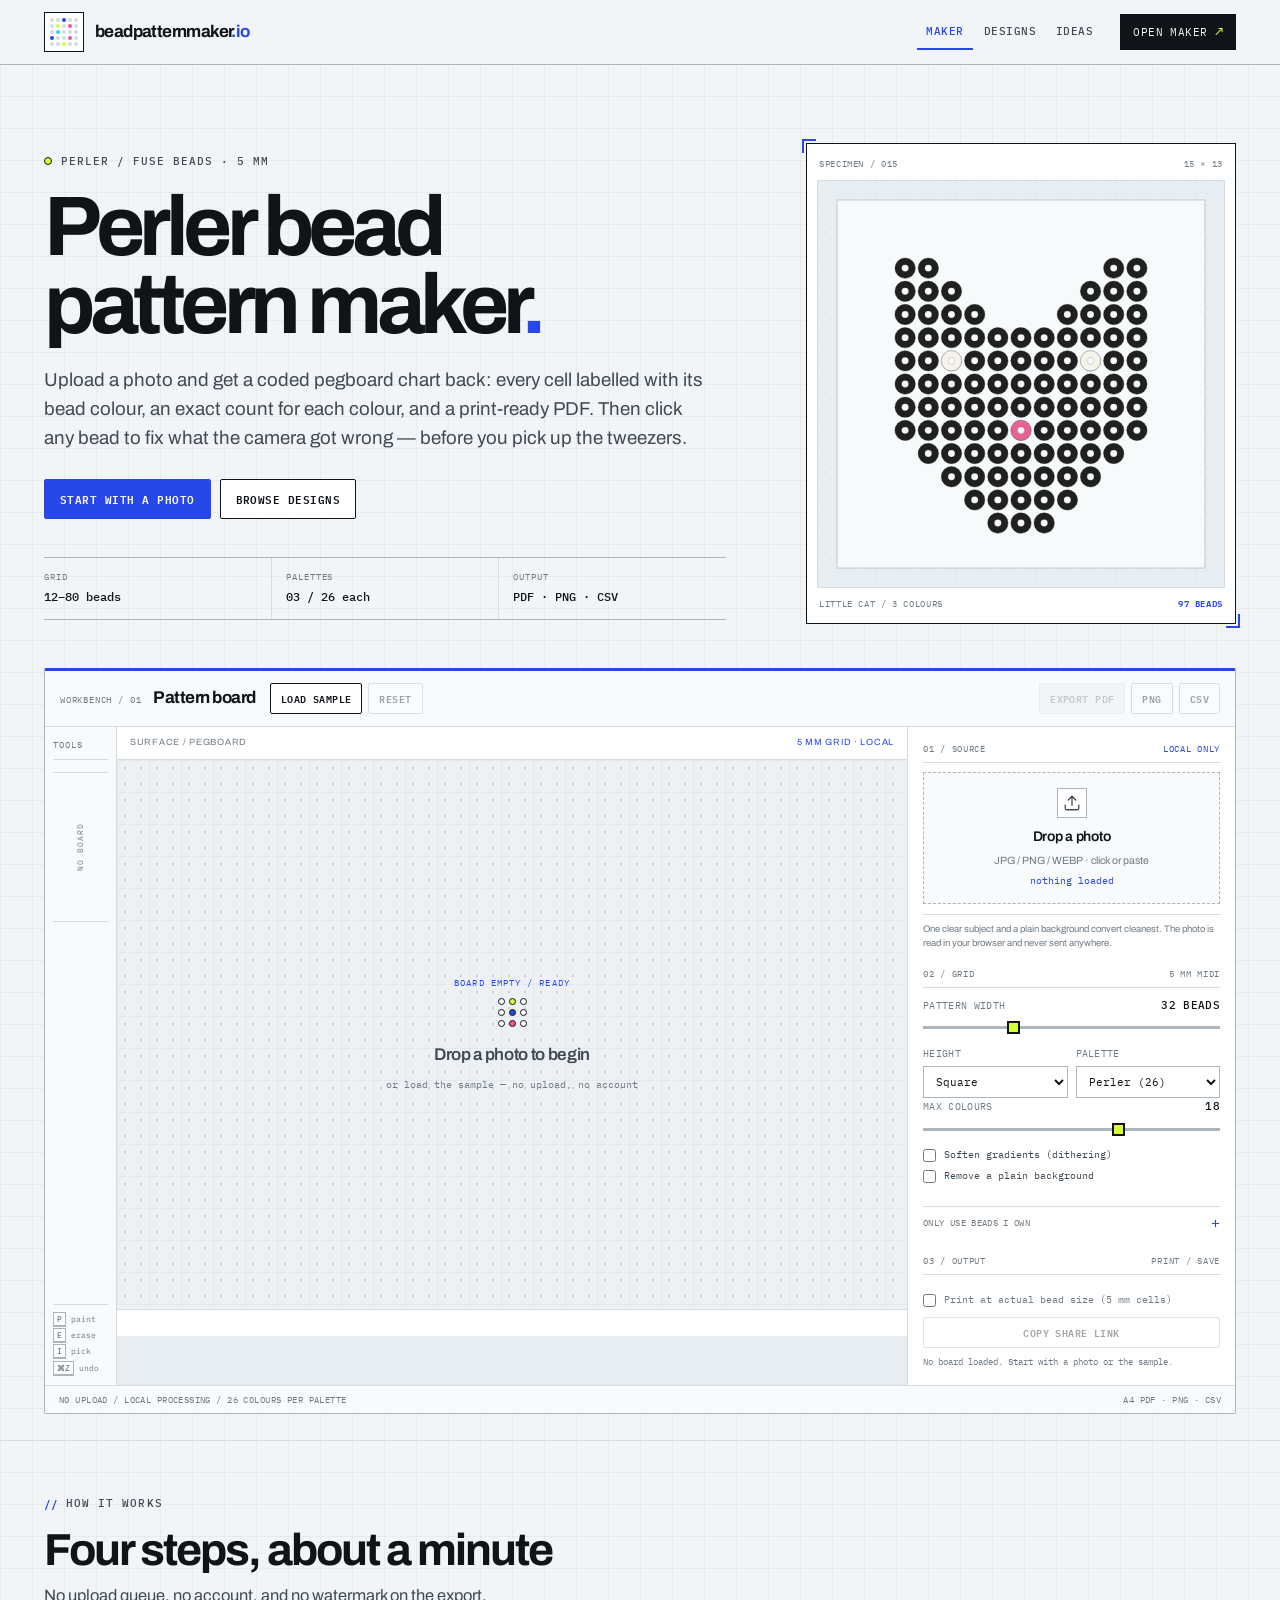
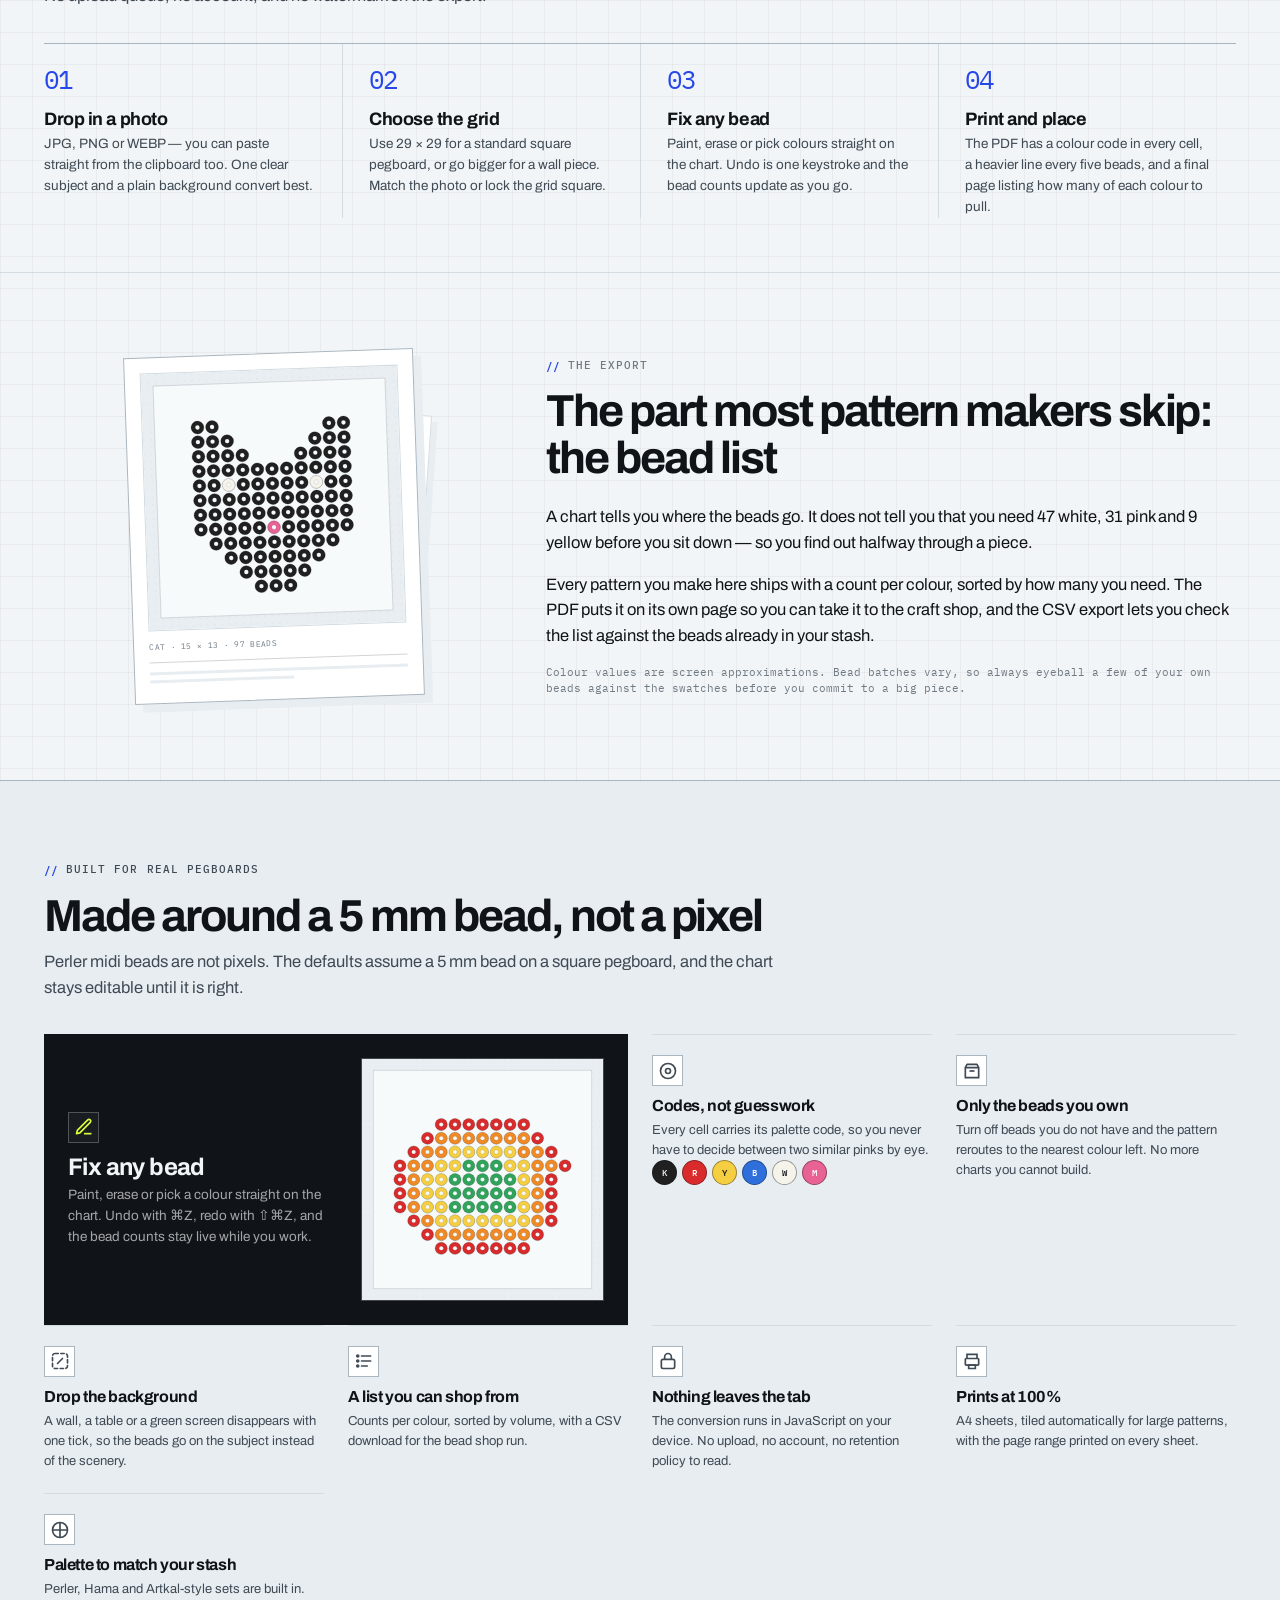
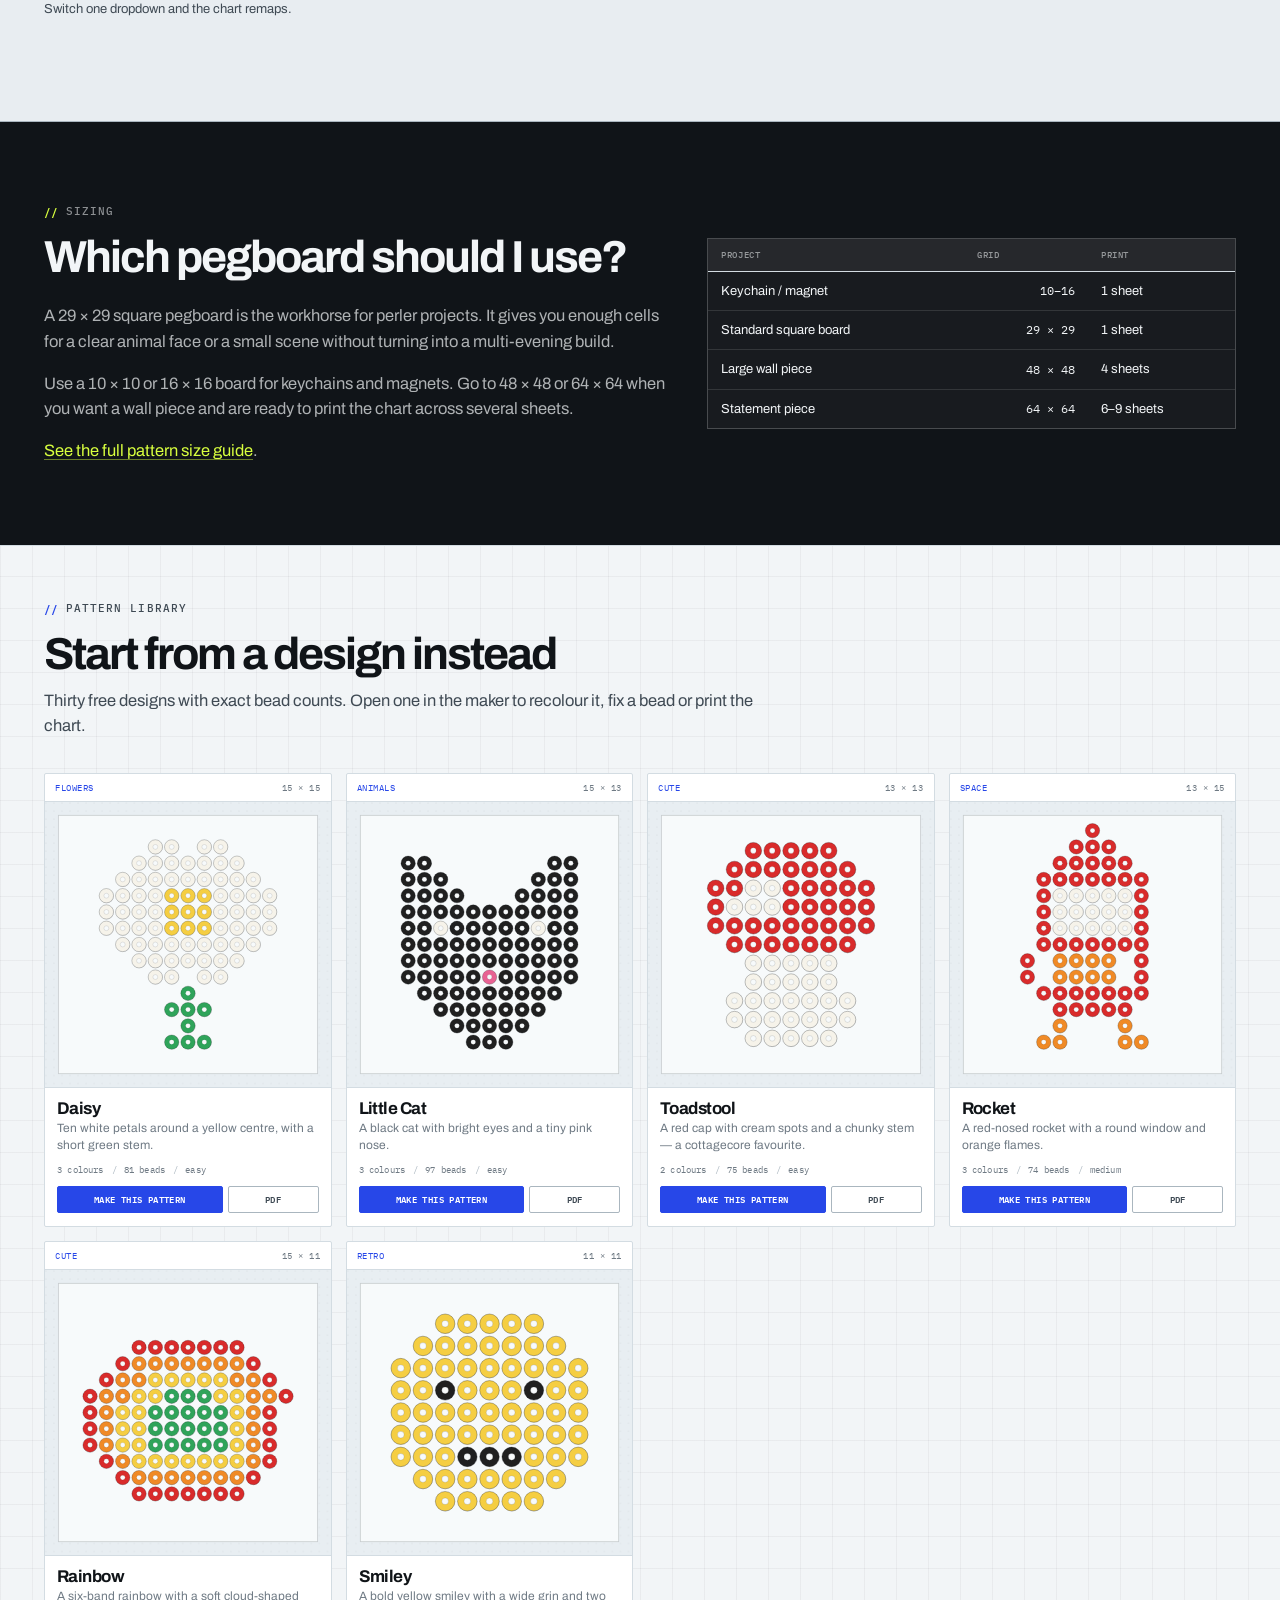
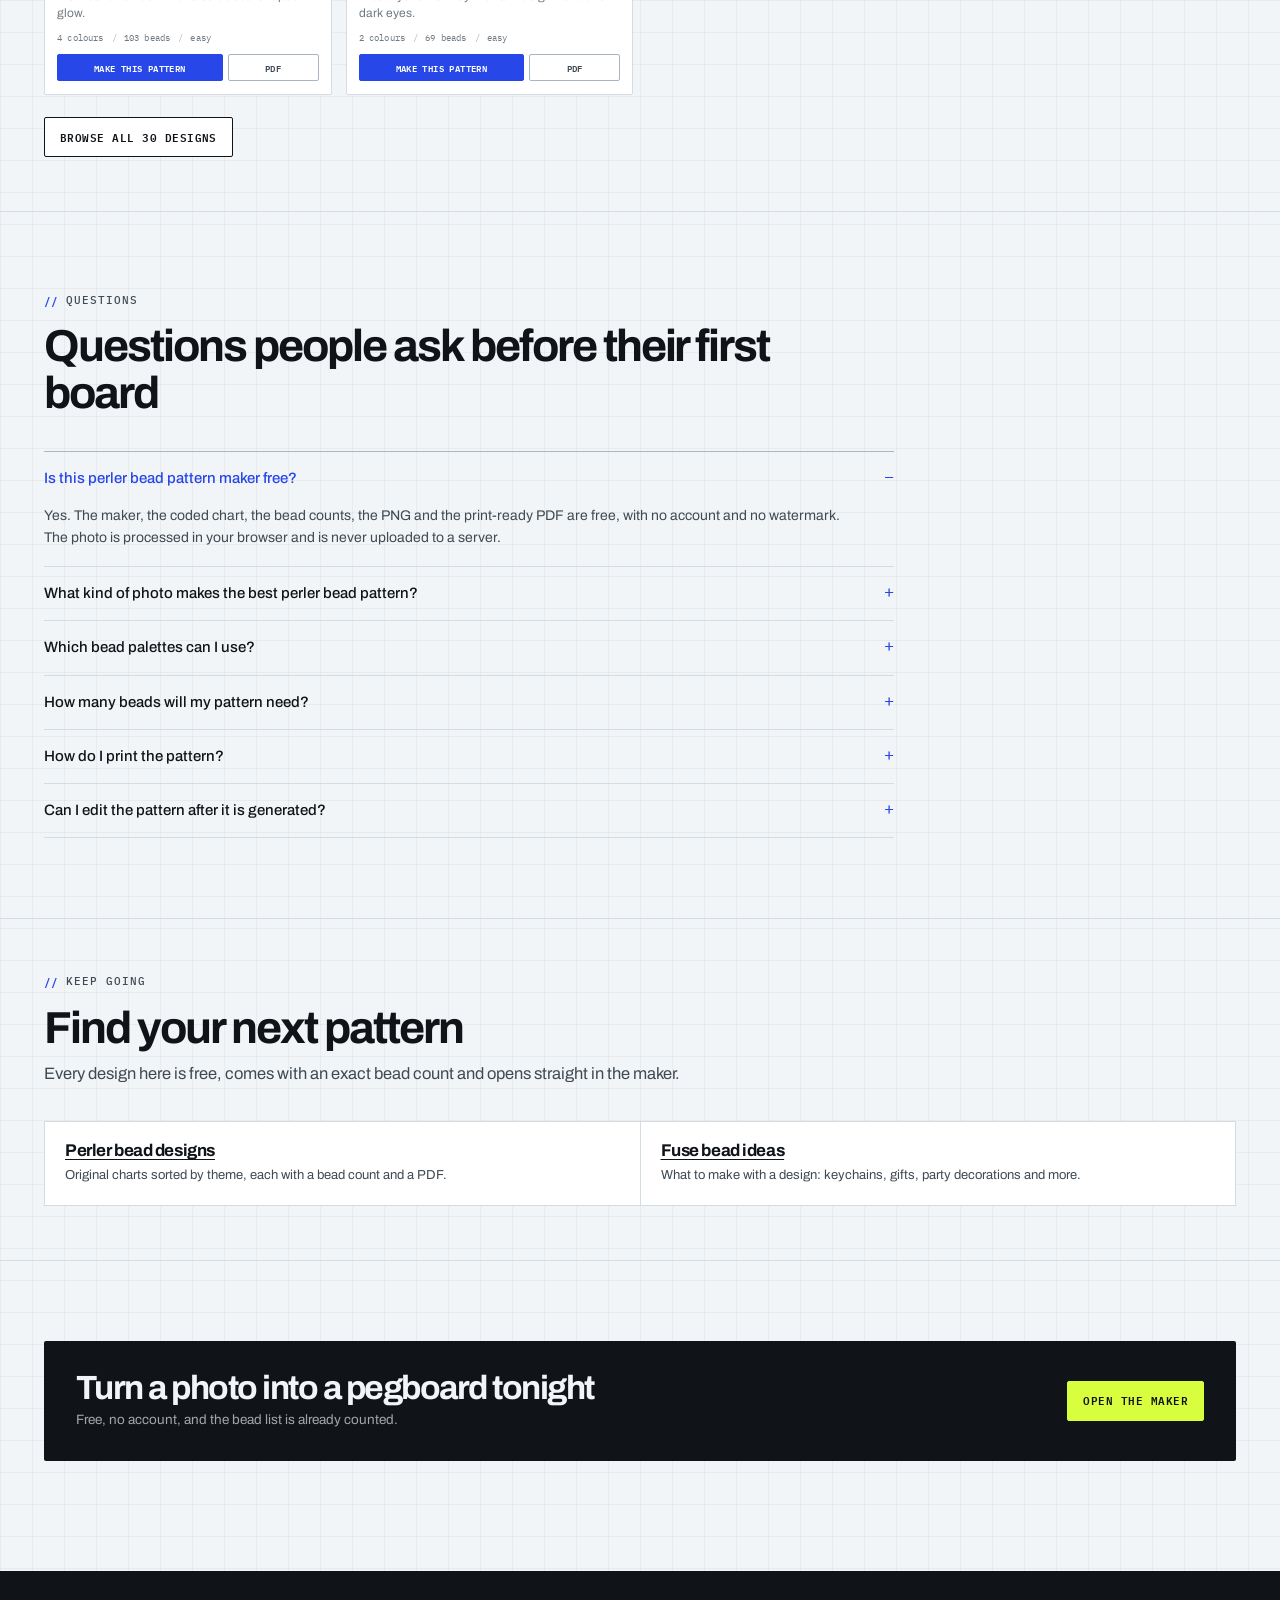
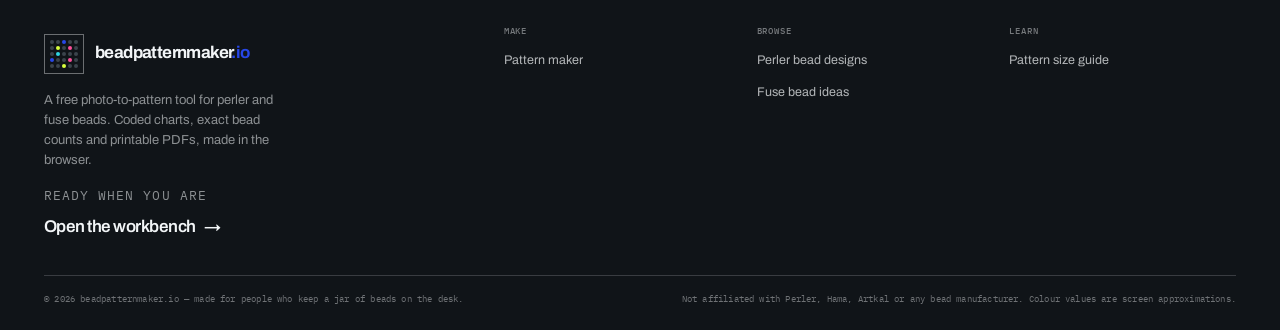
<file: index.html>
<!doctype html>
<html lang="en">
<head>
<meta charset="utf-8">
<meta name="viewport" content="width=device-width, initial-scale=1">
<title>Perler Bead Pattern Maker – Free Online Tool</title>
<meta name="description" content="Turn a photo into a perler bead pattern with a colour code in every cell, exact bead counts and a print-ready PDF. Free, no account, no upload.">
<link rel="canonical" href="https://beadpatternmaker.io/">
<meta name="theme-color" content="#f2f5f7">
<meta name="color-scheme" content="light">
<meta name="robots" content="index,follow,max-image-preview:large">
<meta property="og:type" content="website">
<meta property="og:site_name" content="Bead Pattern Maker">
<meta property="og:title" content="Perler bead pattern maker — photo to printable pattern">
<meta property="og:description" content="Upload a photo, get a coded perler bead chart, bead counts and a print-ready PDF. Free and private.">
<meta property="og:url" content="https://beadpatternmaker.io/">
<meta property="og:image" content="https://beadpatternmaker.io/assets/og.png">
<meta property="og:image:width" content="1200">
<meta property="og:image:height" content="630">
<meta name="twitter:card" content="summary_large_image">
<meta name="twitter:title" content="Perler bead pattern maker — photo to printable pattern">
<meta name="twitter:description" content="Upload a photo, get a coded perler bead chart, bead counts and a print-ready PDF. Free and private.">
<meta name="twitter:image" content="https://beadpatternmaker.io/assets/og.png">
<link rel="icon" href="/assets/favicon.svg" type="image/svg+xml">
<link rel="apple-touch-icon" href="/assets/apple-touch-icon.png">
<link rel="manifest" href="/manifest.webmanifest">
<link rel="preconnect" href="https://fonts.googleapis.com">
<link rel="preconnect" href="https://fonts.gstatic.com" crossorigin>
<link href="https://fonts.googleapis.com/css2?family=Archivo:wght@400;500;600;700;800&family=IBM+Plex+Mono:wght@400;500;600&display=swap" rel="stylesheet">
<link rel="stylesheet" href="/css/site.css">
<script type="application/ld+json">{"@context":"https://schema.org","@graph":[{"@type":"WebApplication","name":"Bead Pattern Maker","url":"https://beadpatternmaker.io/","applicationCategory":"DesignApplication","operatingSystem":"Any","browserRequirements":"Requires JavaScript","description":"Free photo to perler bead pattern converter with colour codes, bead counts and printable PDF export.","offers":{"@type":"Offer","price":"0","priceCurrency":"USD"},"featureList":["Photo to perler bead pattern conversion","Perler, Hama and Artkal palettes","Click-to-edit chart with undo","Bead counts per colour","Print-ready A4 PDF","PNG, CSV and share links"]},{"@type":"FAQPage","mainEntity":[{"@type":"Question","name":"Is this perler bead pattern maker free?","acceptedAnswer":{"@type":"Answer","text":"Yes. The maker, the coded chart, the bead counts, the PNG and the print-ready PDF are free, with no account and no watermark. The photo is processed in your browser and is never uploaded to a server."}},{"@type":"Question","name":"What kind of photo makes the best perler bead pattern?","acceptedAnswer":{"@type":"Answer","text":"Simple, high-contrast images with one clear subject work best. Crop close to the subject, avoid busy backgrounds, and choose a grid size that leaves enough cells for the details you care about. Fewer cells usually makes a bolder, more readable piece."}},{"@type":"Question","name":"Which bead palettes can I use?","acceptedAnswer":{"@type":"Answer","text":"The maker includes Perler-style, Hama-style and Artkal-style palettes. Switch palettes before you export and the chart is remapped to the nearest colour in that set. Colour values are screen approximations, so compare a real bead with the swatch before a large project."}},{"@type":"Question","name":"How many beads will my pattern need?","acceptedAnswer":{"@type":"Answer","text":"The chart counts every filled cell and breaks the total down by colour. The same list is on the last page of the PDF and can be downloaded as a CSV, so you can check it against the beads already in your stash."}},{"@type":"Question","name":"How do I print the pattern?","acceptedAnswer":{"@type":"Answer","text":"Download the PDF and print at 100% on A4 or Letter paper. Large grids are tiled across several sheets with the column and row range printed on each one. Every fifth line is heavier so you can count rows without losing your place."}},{"@type":"Question","name":"Can I edit the pattern after it is generated?","acceptedAnswer":{"@type":"Answer","text":"Yes. Click any bead to paint it, erase it, or pick up its colour. Undo and redo cover every stroke, and the bead counts update as you edit. That matters most around eyes, outlines and small details where an automatic conversion needs a correction."}}]}]}</script>
</head>
<body>
<a class="skip" href="#main">Skip to content</a>
<header class="site-header">
  <div class="wrap header-inner">
    <a class="brand" href="/" aria-label="Bead Pattern Maker home">
      <span class="brand-mark" aria-hidden="true"><i></i><i></i><i class="is-bead" style="--b:#2747e8"></i><i></i><i></i><i></i><i class="is-bead" style="--b:#d8ff3e"></i><i></i><i class="is-bead" style="--b:#ff4f9a"></i><i></i><i></i><i class="is-bead" style="--b:#2fd3e2"></i><i></i><i></i><i></i><i class="is-bead" style="--b:#2747e8"></i><i></i><i></i><i class="is-bead" style="--b:#ff4f9a"></i><i></i><i></i><i></i><i class="is-bead" style="--b:#d8ff3e"></i><i></i><i></i></span>
      <span class="brand-name">beadpatternmaker<span>.io</span></span>
    </a>
    <button class="nav-toggle" type="button" aria-expanded="false" aria-controls="site-nav">Menu</button>
    <nav class="nav" id="site-nav" aria-label="Main">
      <a href="/" aria-current="page">Maker</a>
      <a href="/perler-bead-designs/">Designs</a>
      <a href="/fuse-bead-ideas/">Ideas</a>
    </nav>
    <a class="header-cta" href="/#tool">Open maker <span>↗</span></a>
  </div>
</header>
<main id="main">
  <section class="hero">
    <div class="wrap">
      <div class="hero-grid">
        <div class="hero-copy">
          <p class="eyebrow">Perler / fuse beads · 5 mm</p>
          <h1>Perler bead<br>pattern maker<span class="title-dot">.</span></h1>
          <p class="lede">Upload a photo and get a coded pegboard chart back: every cell labelled with its bead colour, an exact count for each colour, and a print-ready PDF. Then click any bead to fix what the camera got wrong — before you pick up the tweezers.</p>
          <div class="hero-actions">
            <a class="btn btn--primary" href="#tool">Start with a photo</a>
            <a class="btn" href="/perler-bead-designs/">Browse designs</a>
          </div>
          <dl class="hero-specs">
            <div><dt>Grid</dt><dd>12–80 beads</dd></div>
            <div><dt>Palettes</dt><dd>03 / 26 each</dd></div>
            <div><dt>Output</dt><dd>PDF · PNG · CSV</dd></div>
          </dl>
        </div>
        <div class="hero-board">
          <div class="board-top"><span>SPECIMEN / 015</span><span>15 × 13</span></div>
          <img src="/assets/designs/cat-perler-bead-pattern-15x13.svg" alt="Little cat perler bead design in a 15 by 13 grid using 3 colours" width="640" height="640">
          <div class="board-bottom"><span>LITTLE CAT / 3 COLOURS</span><strong>97 BEADS</strong></div>
        </div>
      </div>
    </div>
  </section>

  <div class="wrap" id="tool">
  <div class="workbench">
    <div class="workbench-head">
      <div class="wb-heading">
        <span class="mono">WORKBENCH / 01</span>
        <h2>Pattern board</h2>
      </div>
      <div class="wb-quick">
        <button class="btn btn--small" type="button" id="sample">Load sample</button>
        <button class="btn btn--small btn--quiet" type="button" id="reset" disabled>Reset</button>
      </div>
      <div class="wb-export">
        <button class="btn btn--small btn--primary" type="button" id="dlPdf" disabled>Export PDF</button>
        <button class="btn btn--small btn--quiet" type="button" id="dlPng" disabled>PNG</button>
        <button class="btn btn--small btn--quiet" type="button" id="dlCsv" disabled>CSV</button>
      </div>
    </div>

    <div class="workbench-grid">
      <aside class="wb-rail">
        <div class="rail-head mono">TOOLS</div>
        <div class="editor-bar" id="editorBar" hidden>
          <div class="tool-group" role="group" aria-label="Edit tool">
            <button type="button" data-tool="paint" aria-pressed="true" title="Paint (P)">Paint</button>
            <button type="button" data-tool="erase" aria-pressed="false" title="Erase (E)">Erase</button>
            <button type="button" data-tool="pick" aria-pressed="false" title="Pick a colour (I)">Pick</button>
          </div>
          <div class="tool-group" role="group" aria-label="History">
            <button type="button" id="undo" disabled title="Undo (Cmd+Z)">Undo</button>
            <button type="button" id="redo" disabled title="Redo (Shift+Cmd+Z)">Redo</button>
          </div>
          <div class="swatch-strip" id="paletteStrip" role="group" aria-label="Active bead colour"></div>
        </div>
        <div class="rail-empty">
          <span class="mono">NO BOARD</span>
          <p>Load a sample or drop a photo to unlock the paint tools.</p>
        </div>
        <div class="rail-shortcuts" aria-label="Keyboard shortcuts">
          <span><kbd>P</kbd> paint</span>
          <span><kbd>E</kbd> erase</span>
          <span><kbd>I</kbd> pick</span>
          <span><kbd>⌘Z</kbd> undo</span>
        </div>
      </aside>

      <div class="wb-stage">
        <div class="stage-head">
          <span>SURFACE / PEGBOARD</span>
          <span class="surface-live">5 MM GRID · <span class="stage-code">LOCAL</span></span>
        </div>
        <div class="preview-shell">
          <canvas id="preview" width="600" height="380" aria-label="Bead pattern preview"></canvas>
          <button type="button" class="preview-empty" id="emptyState">
            <span class="empty-kicker">BOARD EMPTY / READY</span>
            <span class="empty-mark" aria-hidden="true"><i></i><i></i><i></i><i></i><i></i><i></i><i></i><i></i><i></i></span>
            <strong>Drop a photo to begin</strong>
            <span>or load the sample — no upload, no account</span>
          </button>
        </div>
        <div class="stage-stats">
          <div class="stats" id="stats" hidden></div>
          <div class="legend" id="legend" hidden></div>
        </div>
      </div>

      <aside class="wb-inspector">
        <div class="inspector-block">
          <div class="inspector-head"><span>01 / SOURCE</span><span class="accent">LOCAL ONLY</span></div>
          <label class="dropzone" id="drop" for="file" tabindex="0">
            <input type="file" id="file" accept="image/*" hidden>
            <span class="drop-icon" aria-hidden="true">
              <svg width="18" height="18" viewBox="0 0 24 24" fill="none" stroke="currentColor" stroke-width="1.7" stroke-linecap="round" stroke-linejoin="round">
                <path d="M21 15v4a2 2 0 0 1-2 2H5a2 2 0 0 1-2-2v-4"/><path d="m17 8-5-5-5 5"/><path d="M12 3v12"/>
              </svg>
            </span>
            <strong>Drop a photo</strong>
            <span>JPG / PNG / WEBP · click or paste</span>
            <span class="file-name" id="fileName">nothing loaded</span>
          </label>
          <p class="hint">One clear subject and a plain background convert cleanest. The photo is read in your browser and never sent anywhere.</p>
        </div>

        <div class="inspector-block">
          <div class="inspector-head"><span>02 / GRID</span><span>5 MM MIDI</span></div>
          <label class="field">
            <span>Pattern width <b><span id="widthVal">32</span> beads</b></span>
            <input type="range" id="width" min="12" max="80" step="1" value="32">
          </label>
          <div class="field-row two">
            <label class="field">
              <span>Height</span>
              <select id="rows"><option value="square" selected>Square</option><option value="auto">Photo ratio</option><option value="16">16 rows</option><option value="29">29 rows</option><option value="48">48 rows</option><option value="64">64 rows</option></select>
            </label>
            <label class="field">
              <span>Palette</span>
              <select id="palette"><option value="perler" selected>Perler (26)</option><option value="hama">Hama (26)</option><option value="artkal">Artkal (26)</option></select>
            </label>
          </div>
          <label class="field">
            <span>Max colours <b><span id="maxColorsVal">18</span></b></span>
            <input type="range" id="maxColors" min="2" max="26" step="1" value="18">
          </label>
          <label class="check">
            <input type="checkbox" id="dither">
            Soften gradients (dithering)
          </label>
          <label class="check">
            <input type="checkbox" id="dropBg">
            Remove a plain background
          </label>
        </div>

        <details class="panel" id="cropPanel" hidden>
          <summary>Frame the photo</summary>
          <div class="panel-body">
            <div class="crop-stage">
              <canvas id="cropCanvas" width="560" height="360" aria-label="Crop preview"></canvas>
            </div>
            <label class="field">
              <span>Zoom <b><span id="cropZoomVal">1.0</span>×</b></span>
              <input type="range" id="cropZoom" min="1" max="5" step="0.1" value="1">
            </label>
            <div class="crop-actions">
              <button type="button" class="btn btn--small" id="cropCenter">Centre</button>
              <button type="button" class="btn btn--small" id="cropReset">Reset frame</button>
            </div>
            <p class="hint" style="border:0;padding:0">Drag the frame to choose what lands on the pegboard. The chart updates as you move it.</p>
          </div>
        </details>

        <details class="panel">
          <summary>Only use beads I own</summary>
          <div class="panel-body">
            <div class="swatch-grid" id="stash" role="group" aria-label="Beads I own"></div>
            <p class="hint" style="border:0;padding:0">Tap a bead to turn it off. The chart reroutes to the nearest colour left on.</p>
          </div>
        </details>

        <div class="inspector-block inspector-output">
          <div class="inspector-head"><span>03 / OUTPUT</span><span>PRINT / SAVE</span></div>
          <label class="check check--small actual-size">
            <input type="checkbox" id="actualSize">
            Print at actual bead size (5 mm cells)
          </label>
          <div class="export-row">
            <button class="btn btn--small btn--quiet" type="button" id="shareLink" disabled>Copy share link</button>
          </div>
          <p id="status" class="tool-status" role="status" aria-live="polite">No board loaded. Start with a photo or the sample.</p>
        </div>
      </aside>
    </div>

    <div class="workbench-foot">
      <span>NO UPLOAD / LOCAL PROCESSING / 26 COLOURS PER PALETTE</span>
      <span>A4 PDF · PNG · CSV</span>
    </div>
  </div>
</div>

  <section class="section section--tight">
    <div class="wrap">
      <div class="section-head">
        <p class="eyebrow-line">How it works</p>
        <h2>Four steps, about a minute</h2>
        <p>No upload queue, no account, and no watermark on the export.</p>
      </div>
      <div class="steps">
        <div class="step">
          <h3>Drop in a photo</h3>
          <p>JPG, PNG or WEBP — you can paste straight from the clipboard too. One clear subject and a plain background convert best.</p>
        </div>
        <div class="step">
          <h3>Choose the grid</h3>
          <p>Use 29 × 29 for a standard square pegboard, or go bigger for a wall piece. Match the photo or lock the grid square.</p>
        </div>
        <div class="step">
          <h3>Fix any bead</h3>
          <p>Paint, erase or pick colours straight on the chart. Undo is one keystroke and the bead counts update as you go.</p>
        </div>
        <div class="step">
          <h3>Print and place</h3>
          <p>The PDF has a colour code in every cell, a heavier line every five beads, and a final page listing how many of each colour to pull.</p>
        </div>
      </div>
    </div>
  </section>

  <section class="section">
    <div class="wrap export-preview">
      <div class="export-stack" aria-hidden="true">
        <div class="export-sheet export-sheet--back"></div>
        <div class="export-sheet">
          <img src="/assets/designs/cat-perler-bead-pattern-15x13.svg" alt="" width="640" height="640">
          <div class="sheet-caption">CAT · 15 × 13 · 97 BEADS</div>
          <div class="sheet-rule"></div>
          <div class="sheet-line"></div>
          <div class="sheet-line short"></div>
        </div>
      </div>
      <div>
        <p class="eyebrow-line">The export</p>
        <h2>The part most pattern makers skip: the bead list</h2>
        <p>A chart tells you where the beads go. It does not tell you that you need 47 white, 31 pink and 9 yellow before you sit down — so you find out halfway through a piece.</p>
        <p>Every pattern you make here ships with a count per colour, sorted by how many you need. The PDF puts it on its own page so you can take it to the craft shop, and the CSV export lets you check the list against the beads already in your stash.</p>
        <p class="note">Colour values are screen approximations. Bead batches vary, so always eyeball a few of your own beads against the swatches before you commit to a big piece.</p>
      </div>
    </div>
  </section>

  <section class="section band">
    <div class="wrap">
      <div class="section-head">
        <p class="eyebrow-line">Built for real pegboards</p>
        <h2>Made around a 5 mm bead, not a pixel</h2>
        <p>Perler midi beads are not pixels. The defaults assume a 5 mm bead on a square pegboard, and the chart stays editable until it is right.</p>
      </div>
      <div class="features">
        <article class="feature feature--lead">
          <div class="feature-copy">
            <div class="ico" aria-hidden="true">
              <svg width="20" height="20" viewBox="0 0 24 24" fill="none" stroke="currentColor" stroke-width="2" stroke-linejoin="round"><path d="M12 20h9"/><path d="M16.5 3.5a2.1 2.1 0 0 1 3 3L7 19l-4 1 1-4Z"/></svg>
            </div>
            <h3>Fix any bead</h3>
            <p>Paint, erase or pick a colour straight on the chart. Undo with ⌘Z, redo with ⇧⌘Z, and the bead counts stay live while you work.</p>
          </div>
          <div class="feature-chart">
            <img src="/assets/designs/rainbow-perler-bead-pattern-15x11.svg" alt="Rainbow fuse bead design in a 15 by 11 grid using 4 colours" width="640" height="640">
          </div>
        </article>

        <article class="feature">
          <div class="ico" aria-hidden="true">
            <svg width="20" height="20" viewBox="0 0 24 24" fill="none" stroke="currentColor" stroke-width="2"><circle cx="12" cy="12" r="9"/><circle cx="12" cy="12" r="3"/></svg>
          </div>
          <h3>Codes, not guesswork</h3>
          <p>Every cell carries its palette code, so you never have to decide between two similar pinks by eye.</p>
          <p class="code-chips" aria-hidden="true">
            <span style="--c:#202020;color:#fff">K</span>
            <span style="--c:#d92b2b;color:#fff">R</span>
            <span style="--c:#f5ce42">Y</span>
            <span style="--c:#2e6fdc;color:#fff">B</span>
            <span style="--c:#f6f3ea">W</span>
            <span style="--c:#e86293;color:#fff">M</span>
          </p>
        </article>

        <article class="feature">
          <div class="ico" aria-hidden="true">
            <svg width="20" height="20" viewBox="0 0 24 24" fill="none" stroke="currentColor" stroke-width="2" stroke-linejoin="round"><path d="M4 8h16v12H4z"/><path d="M4 8l2-4h12l2 4"/><path d="M9 12h6"/></svg>
          </div>
          <h3>Only the beads you own</h3>
          <p>Turn off beads you do not have and the pattern reroutes to the nearest colour left. No more charts you cannot build.</p>
        </article>

        <article class="feature">
          <div class="ico" aria-hidden="true">
            <svg width="20" height="20" viewBox="0 0 24 24" fill="none" stroke="currentColor" stroke-width="2" stroke-linecap="round"><rect x="3" y="3" width="18" height="18" rx="3" stroke-dasharray="4 3"/><path d="m9 15 6-6"/></svg>
          </div>
          <h3>Drop the background</h3>
          <p>A wall, a table or a green screen disappears with one tick, so the beads go on the subject instead of the scenery.</p>
        </article>

        <article class="feature">
          <div class="ico" aria-hidden="true">
            <svg width="20" height="20" viewBox="0 0 24 24" fill="none" stroke="currentColor" stroke-width="2" stroke-linecap="round"><path d="M9 6h11M9 12h11M9 18h7"/><circle cx="4.5" cy="6" r="1.2" fill="currentColor"/><circle cx="4.5" cy="12" r="1.2" fill="currentColor"/><circle cx="4.5" cy="18" r="1.2" fill="currentColor"/></svg>
          </div>
          <h3>A list you can shop from</h3>
          <p>Counts per colour, sorted by volume, with a CSV download for the bead shop run.</p>
        </article>

        <article class="feature">
          <div class="ico" aria-hidden="true">
            <svg width="20" height="20" viewBox="0 0 24 24" fill="none" stroke="currentColor" stroke-width="2"><rect x="4" y="10" width="16" height="11" rx="2"/><path d="M8 10V7a4 4 0 0 1 8 0v3"/></svg>
          </div>
          <h3>Nothing leaves the tab</h3>
          <p>The conversion runs in JavaScript on your device. No upload, no account, no retention policy to read.</p>
        </article>

        <article class="feature">
          <div class="ico" aria-hidden="true">
            <svg width="20" height="20" viewBox="0 0 24 24" fill="none" stroke="currentColor" stroke-width="2"><path d="M6 9V4h12v5"/><rect x="4" y="9" width="16" height="8" rx="1"/><path d="M8 17h8v4H8z"/></svg>
          </div>
          <h3>Prints at 100%</h3>
          <p>A4 sheets, tiled automatically for large patterns, with the page range printed on every sheet.</p>
        </article>

        <article class="feature">
          <div class="ico" aria-hidden="true">
            <svg width="20" height="20" viewBox="0 0 24 24" fill="none" stroke="currentColor" stroke-width="2"><path d="M12 3v18M3 12h18"/><circle cx="12" cy="12" r="9"/></svg>
          </div>
          <h3>Palette to match your stash</h3>
          <p>Perler, Hama and Artkal-style sets are built in. Switch one dropdown and the chart remaps.</p>
        </article>
      </div>
    </div>
  </section>

  <section class="section section--ink">
    <div class="wrap split">
      <div class="prose">
        <p class="eyebrow-line">Sizing</p>
        <h2>Which pegboard should I use?</h2>
        <p>A 29 × 29 square pegboard is the workhorse for perler projects. It gives you enough cells for a clear animal face or a small scene without turning into a multi-evening build.</p>
        <p>Use a 10 × 10 or 16 × 16 board for keychains and magnets. Go to 48 × 48 or 64 × 64 when you want a wall piece and are ready to print the chart across several sheets.</p>
        <p><a href="/perler-bead-designs/#sizes">See the full pattern size guide</a>.</p>
      </div>
      <div class="table-wrap">
        <table class="beads">
          <thead><tr><th>Project</th><th>Grid</th><th>Print</th></tr></thead>
          <tbody>
            <tr><td>Keychain / magnet</td><td class="num">10–16</td><td>1 sheet</td></tr>
            <tr><td>Standard square board</td><td class="num">29 × 29</td><td>1 sheet</td></tr>
            <tr><td>Large wall piece</td><td class="num">48 × 48</td><td>4 sheets</td></tr>
            <tr><td>Statement piece</td><td class="num">64 × 64</td><td>6–9 sheets</td></tr>
          </tbody>
        </table>
      </div>
    </div>
  </section>

  <section class="section section--tight">
    <div class="wrap">
      <div class="section-head">
        <p class="eyebrow-line">Pattern library</p>
        <h2>Start from a design instead</h2>
        <p>Thirty free designs with exact bead counts. Open one in the maker to recolour it, fix a bead or print the chart.</p>
      </div>
      <div class="pattern-grid">
        <article class="pattern-card" data-tag="flowers">
  <div class="plate-top"><span class="plate-theme">Flowers</span><span>15 × 15</span></div>
  <div class="thumb"><img src="/assets/designs/daisy-perler-bead-pattern-15x15.svg" alt="Daisy perler bead design in a 15 by 15 grid using 3 colours" loading="lazy" width="640" height="640"></div>
  <div class="meta">
    <h3>Daisy</h3>
    <p>Ten white petals around a yellow centre, with a short green stem.</p>
    <div class="meta-row">
      <span>3 colours</span>
      <span>81 beads</span>
      <span>easy</span>
    </div>
    <div class="card-actions"><a class="btn btn--primary btn--wide" href="/?design=daisy">Make this pattern</a><a class="btn btn--ghost" href="/assets/pdfs/daisy-perler-bead-pattern-15x15.pdf" download>PDF</a></div>
  </div>
</article>
        <article class="pattern-card" data-tag="animals">
  <div class="plate-top"><span class="plate-theme">Animals</span><span>15 × 13</span></div>
  <div class="thumb"><img src="/assets/designs/cat-perler-bead-pattern-15x13.svg" alt="Little Cat perler bead design in a 15 by 13 grid using 3 colours" loading="lazy" width="640" height="640"></div>
  <div class="meta">
    <h3>Little Cat</h3>
    <p>A black cat with bright eyes and a tiny pink nose.</p>
    <div class="meta-row">
      <span>3 colours</span>
      <span>97 beads</span>
      <span>easy</span>
    </div>
    <div class="card-actions"><a class="btn btn--primary btn--wide" href="/?design=cat">Make this pattern</a><a class="btn btn--ghost" href="/assets/pdfs/cat-perler-bead-pattern-15x13.pdf" download>PDF</a></div>
  </div>
</article>
        <article class="pattern-card" data-tag="cute">
  <div class="plate-top"><span class="plate-theme">Cute</span><span>13 × 13</span></div>
  <div class="thumb"><img src="/assets/designs/mushroom-perler-bead-pattern-13x13.svg" alt="Toadstool perler bead design in a 13 by 13 grid using 2 colours" loading="lazy" width="640" height="640"></div>
  <div class="meta">
    <h3>Toadstool</h3>
    <p>A red cap with cream spots and a chunky stem — a cottagecore favourite.</p>
    <div class="meta-row">
      <span>2 colours</span>
      <span>75 beads</span>
      <span>easy</span>
    </div>
    <div class="card-actions"><a class="btn btn--primary btn--wide" href="/?design=mushroom">Make this pattern</a><a class="btn btn--ghost" href="/assets/pdfs/mushroom-perler-bead-pattern-13x13.pdf" download>PDF</a></div>
  </div>
</article>
        <article class="pattern-card" data-tag="space">
  <div class="plate-top"><span class="plate-theme">Space</span><span>13 × 15</span></div>
  <div class="thumb"><img src="/assets/designs/rocket-perler-bead-pattern-13x15.svg" alt="Rocket perler bead design in a 13 by 15 grid using 3 colours" loading="lazy" width="640" height="640"></div>
  <div class="meta">
    <h3>Rocket</h3>
    <p>A red-nosed rocket with a round window and orange flames.</p>
    <div class="meta-row">
      <span>3 colours</span>
      <span>74 beads</span>
      <span>medium</span>
    </div>
    <div class="card-actions"><a class="btn btn--primary btn--wide" href="/?design=rocket">Make this pattern</a><a class="btn btn--ghost" href="/assets/pdfs/rocket-perler-bead-pattern-13x15.pdf" download>PDF</a></div>
  </div>
</article>
        <article class="pattern-card" data-tag="cute">
  <div class="plate-top"><span class="plate-theme">Cute</span><span>15 × 11</span></div>
  <div class="thumb"><img src="/assets/designs/rainbow-perler-bead-pattern-15x11.svg" alt="Rainbow perler bead design in a 15 by 11 grid using 4 colours" loading="lazy" width="640" height="640"></div>
  <div class="meta">
    <h3>Rainbow</h3>
    <p>A six-band rainbow with a soft cloud-shaped glow.</p>
    <div class="meta-row">
      <span>4 colours</span>
      <span>103 beads</span>
      <span>easy</span>
    </div>
    <div class="card-actions"><a class="btn btn--primary btn--wide" href="/?design=rainbow">Make this pattern</a><a class="btn btn--ghost" href="/assets/pdfs/rainbow-perler-bead-pattern-15x11.pdf" download>PDF</a></div>
  </div>
</article>
        <article class="pattern-card" data-tag="retro">
  <div class="plate-top"><span class="plate-theme">Retro</span><span>11 × 11</span></div>
  <div class="thumb"><img src="/assets/designs/smiley-perler-bead-pattern-11x11.svg" alt="Smiley perler bead design in a 11 by 11 grid using 2 colours" loading="lazy" width="640" height="640"></div>
  <div class="meta">
    <h3>Smiley</h3>
    <p>A bold yellow smiley with a wide grin and two dark eyes.</p>
    <div class="meta-row">
      <span>2 colours</span>
      <span>69 beads</span>
      <span>easy</span>
    </div>
    <div class="card-actions"><a class="btn btn--primary btn--wide" href="/?design=smiley">Make this pattern</a><a class="btn btn--ghost" href="/assets/pdfs/smiley-perler-bead-pattern-11x11.pdf" download>PDF</a></div>
  </div>
</article>
      </div>
      <p style="margin-top:22px"><a class="btn" href="/perler-bead-designs/">Browse all 30 designs</a></p>
    </div>
  </section>

  <section class="section">
    <div class="wrap">
      <div class="section-head">
        <p class="eyebrow-line">Questions</p>
        <h2>Questions people ask before their first board</h2>
      </div>
      <div class="faq">
  <details open>
    <summary>Is this perler bead pattern maker free?</summary>
    <div class="answer">Yes. The maker, the coded chart, the bead counts, the PNG and the print-ready PDF are free, with no account and no watermark. The photo is processed in your browser and is never uploaded to a server.</div>
  </details>
  <details>
    <summary>What kind of photo makes the best perler bead pattern?</summary>
    <div class="answer">Simple, high-contrast images with one clear subject work best. Crop close to the subject, avoid busy backgrounds, and choose a grid size that leaves enough cells for the details you care about. Fewer cells usually makes a bolder, more readable piece.</div>
  </details>
  <details>
    <summary>Which bead palettes can I use?</summary>
    <div class="answer">The maker includes Perler-style, Hama-style and Artkal-style palettes. Switch palettes before you export and the chart is remapped to the nearest colour in that set. Colour values are screen approximations, so compare a real bead with the swatch before a large project.</div>
  </details>
  <details>
    <summary>How many beads will my pattern need?</summary>
    <div class="answer">The chart counts every filled cell and breaks the total down by colour. The same list is on the last page of the PDF and can be downloaded as a CSV, so you can check it against the beads already in your stash.</div>
  </details>
  <details>
    <summary>How do I print the pattern?</summary>
    <div class="answer">Download the PDF and print at 100% on A4 or Letter paper. Large grids are tiled across several sheets with the column and row range printed on each one. Every fifth line is heavier so you can count rows without losing your place.</div>
  </details>
  <details>
    <summary>Can I edit the pattern after it is generated?</summary>
    <div class="answer">Yes. Click any bead to paint it, erase it, or pick up its colour. Undo and redo cover every stroke, and the bead counts update as you edit. That matters most around eyes, outlines and small details where an automatic conversion needs a correction.</div>
  </details>
</div>
    </div>
  </section>

  <section class="section section--tight">
  <div class="wrap">
    <div class="section-head">
      <p class="eyebrow-line">Keep going</p>
      <h2>Find your next pattern</h2>
      <p>Every design here is free, comes with an exact bead count and opens straight in the maker.</p>
    </div>
    <div class="callout-grid callout-grid--fit">
      <article class="callout-card">
        <h3><a href="/perler-bead-designs/">Perler bead designs</a></h3>
        <p>Original charts sorted by theme, each with a bead count and a PDF.</p>
      </article>
      <article class="callout-card">
        <h3><a href="/fuse-bead-ideas/">Fuse bead ideas</a></h3>
        <p>What to make with a design: keychains, gifts, party decorations and more.</p>
      </article>
    </div>
  </div>
</section>

  <section class="section">
  <div class="wrap">
    <div class="cta-band">
      <div>
        <h2>Turn a photo into a pegboard tonight</h2>
        <p>Free, no account, and the bead list is already counted.</p>
      </div>
      <a class="btn btn--primary" href="#tool">Open the maker</a>
    </div>
  </div>
</section>
</main>
<footer class="site-footer">
  <div class="wrap">
    <div class="footer-top">
      <div class="footer-about">
        <a class="brand" href="/" aria-label="Bead Pattern Maker home">
          <span class="brand-mark" aria-hidden="true"><i></i><i></i><i class="is-bead" style="--b:#2747e8"></i><i></i><i></i><i></i><i class="is-bead" style="--b:#d8ff3e"></i><i></i><i class="is-bead" style="--b:#ff4f9a"></i><i></i><i></i><i class="is-bead" style="--b:#2fd3e2"></i><i></i><i></i><i></i><i class="is-bead" style="--b:#2747e8"></i><i></i><i></i><i class="is-bead" style="--b:#ff4f9a"></i><i></i><i></i><i></i><i class="is-bead" style="--b:#d8ff3e"></i><i></i><i></i></span>
          <span class="brand-name">beadpatternmaker<span>.io</span></span>
        </a>
        <p>A free photo-to-pattern tool for perler and fuse beads. Coded charts, exact bead counts and printable PDFs, made in the browser.</p>
        <p class="footer-kicker">Ready when you are</p>
        <a class="footer-link" href="/#tool">Open the workbench <span>→</span></a>
      </div>
      <div class="footer-grid">
        <div>
          <h4>Make</h4>
          <ul>
            <li><a href="/">Pattern maker</a></li>
          </ul>
        </div>
        <div>
          <h4>Browse</h4>
          <ul>
            <li><a href="/perler-bead-designs/">Perler bead designs</a></li>
            <li><a href="/fuse-bead-ideas/">Fuse bead ideas</a></li>
          </ul>
        </div>
        <div>
          <h4>Learn</h4>
          <ul>
            <li><a href="/perler-bead-designs/#sizes">Pattern size guide</a></li>
          </ul>
        </div>
      </div>
    </div>
    <div class="footer-bottom">
      <p>© 2026 beadpatternmaker.io — made for people who keep a jar of beads on the desk.</p>
      <p>Not affiliated with Perler, Hama, Artkal or any bead manufacturer. Colour values are screen approximations.</p>
    </div>
  </div>
</footer>
<script>window.BPM_TOOL = {"cols":32,"rows":"square","palette":"perler","maxColors":18};</script>
<script src="/js/site.js"></script>
<script src="/js/palettes.js"></script>
<script src="/js/quantize.js"></script>
<script src="/js/render.js"></script>
<script src="/js/pdf.js"></script>
<script src="/js/share.js"></script>
<script src="/js/frame.js"></script>
<script src="/js/patterns-data.js"></script>
<script src="/js/app.js"></script>
</body>
</html>
</file>
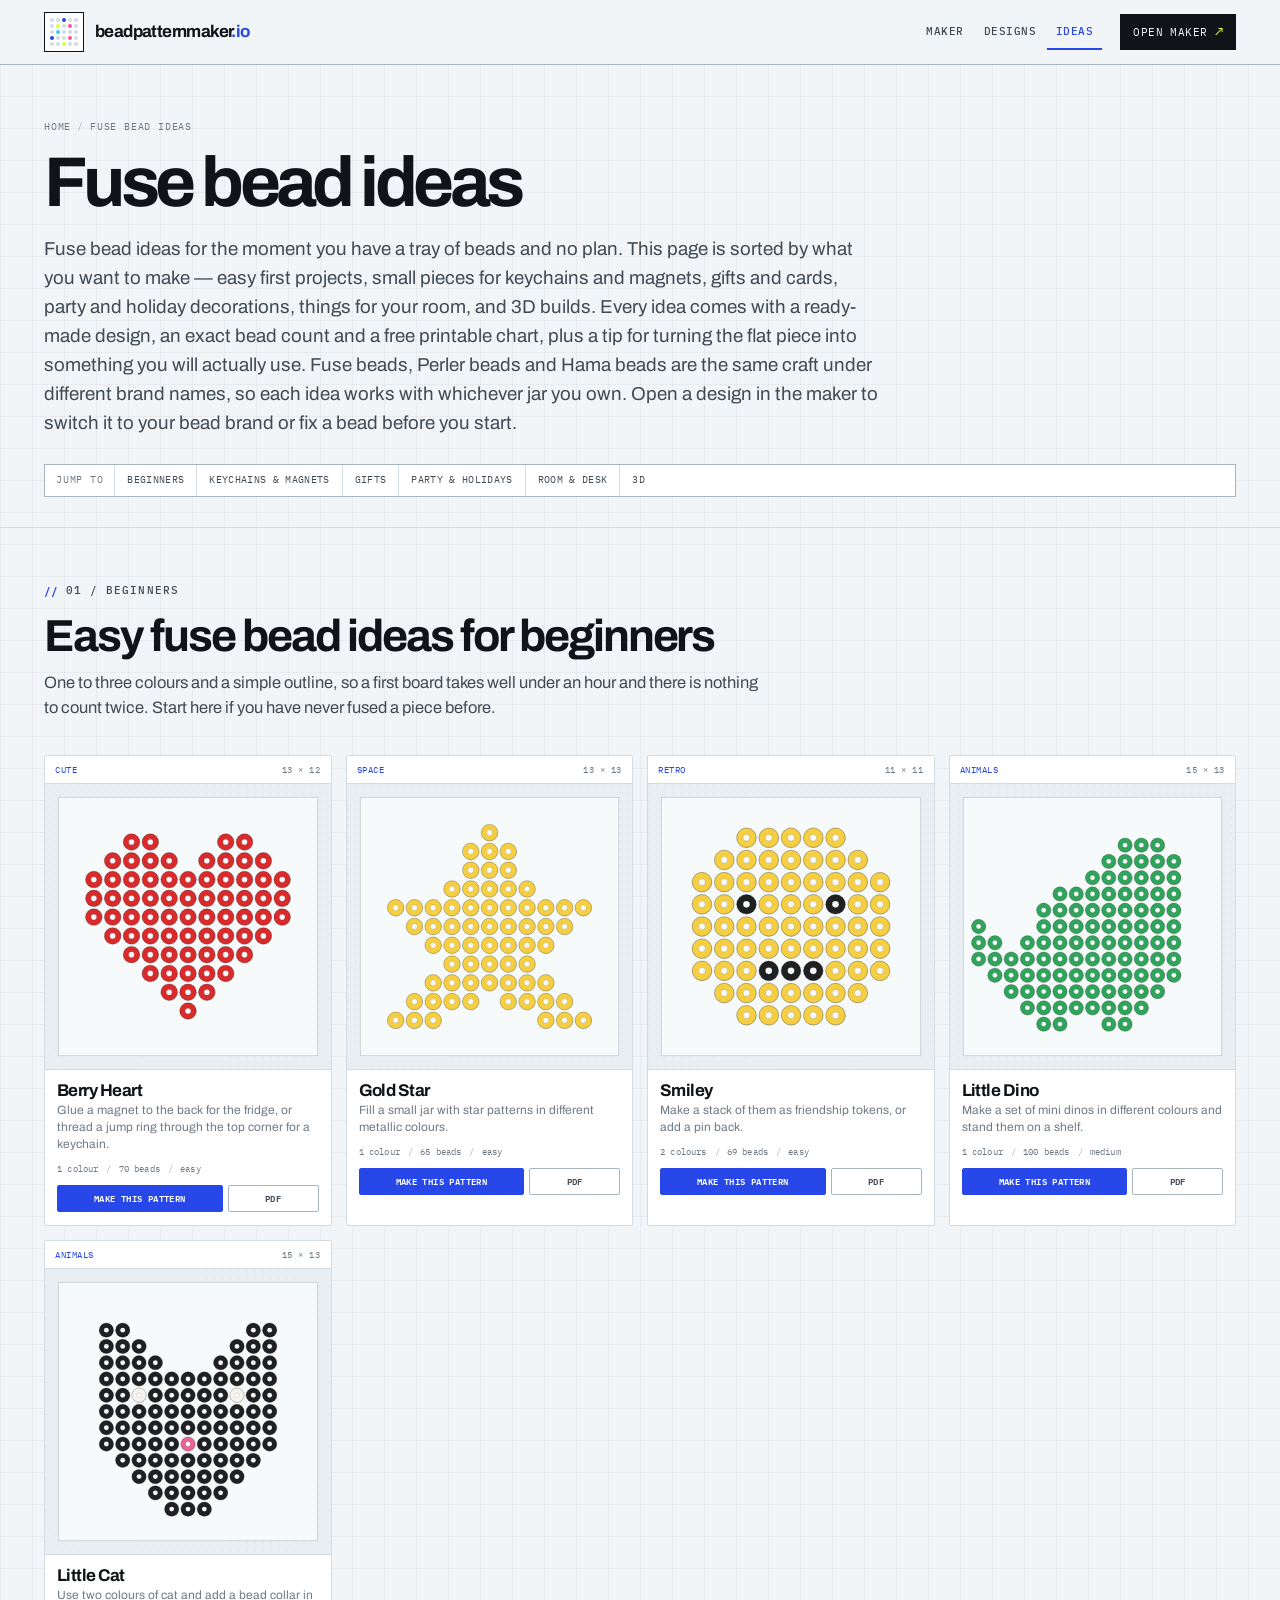
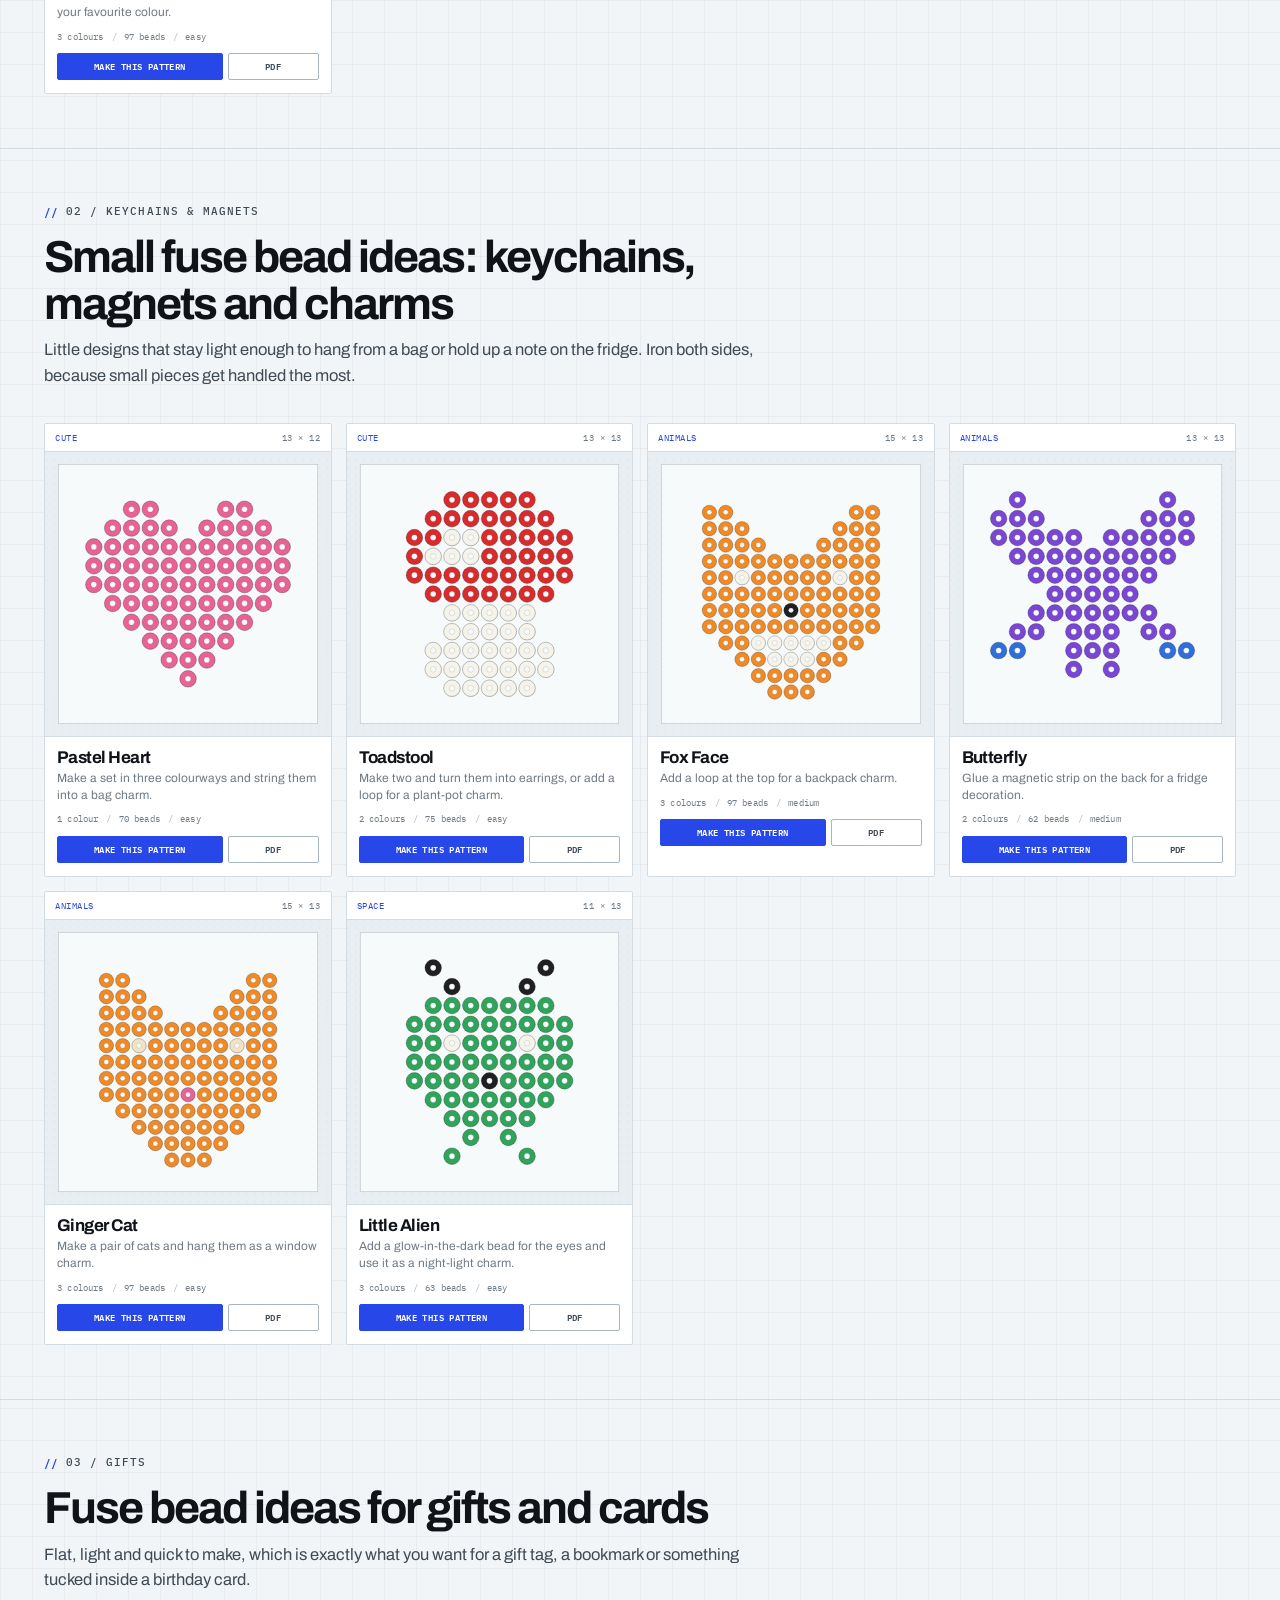
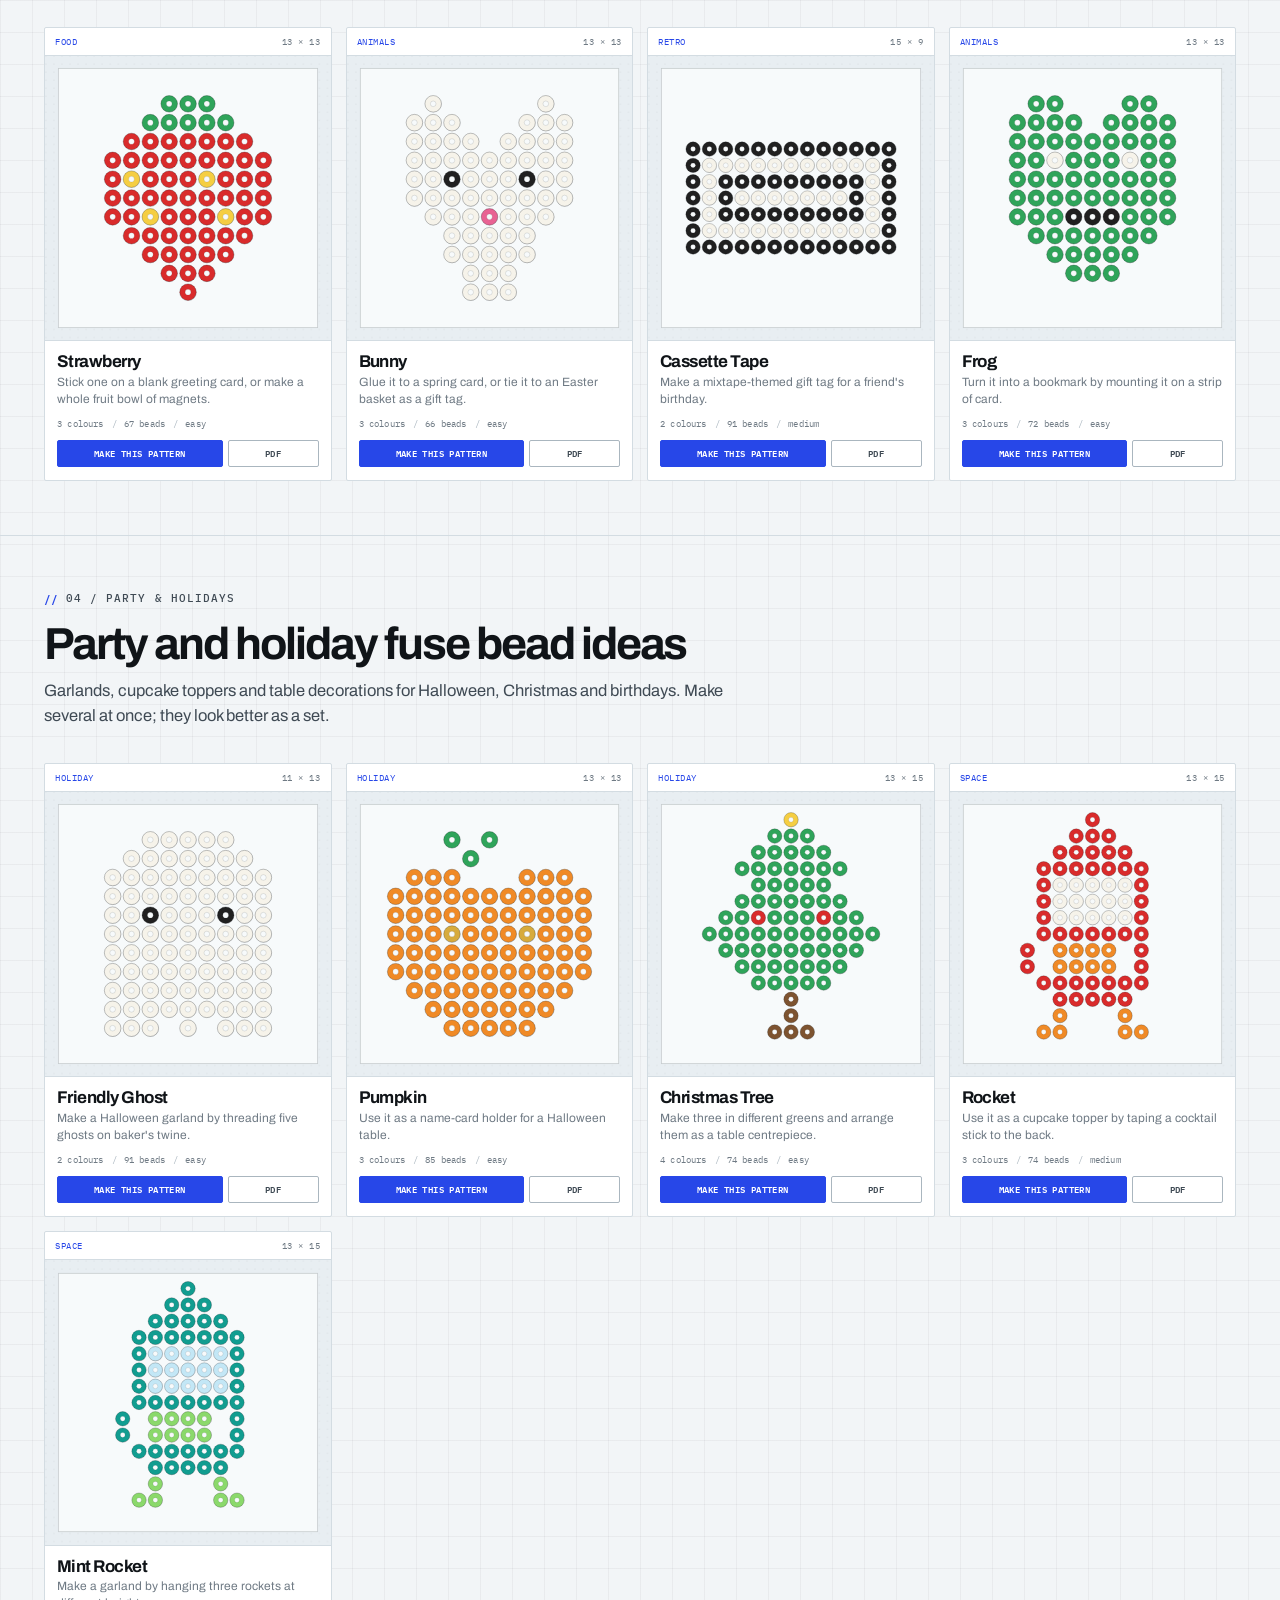
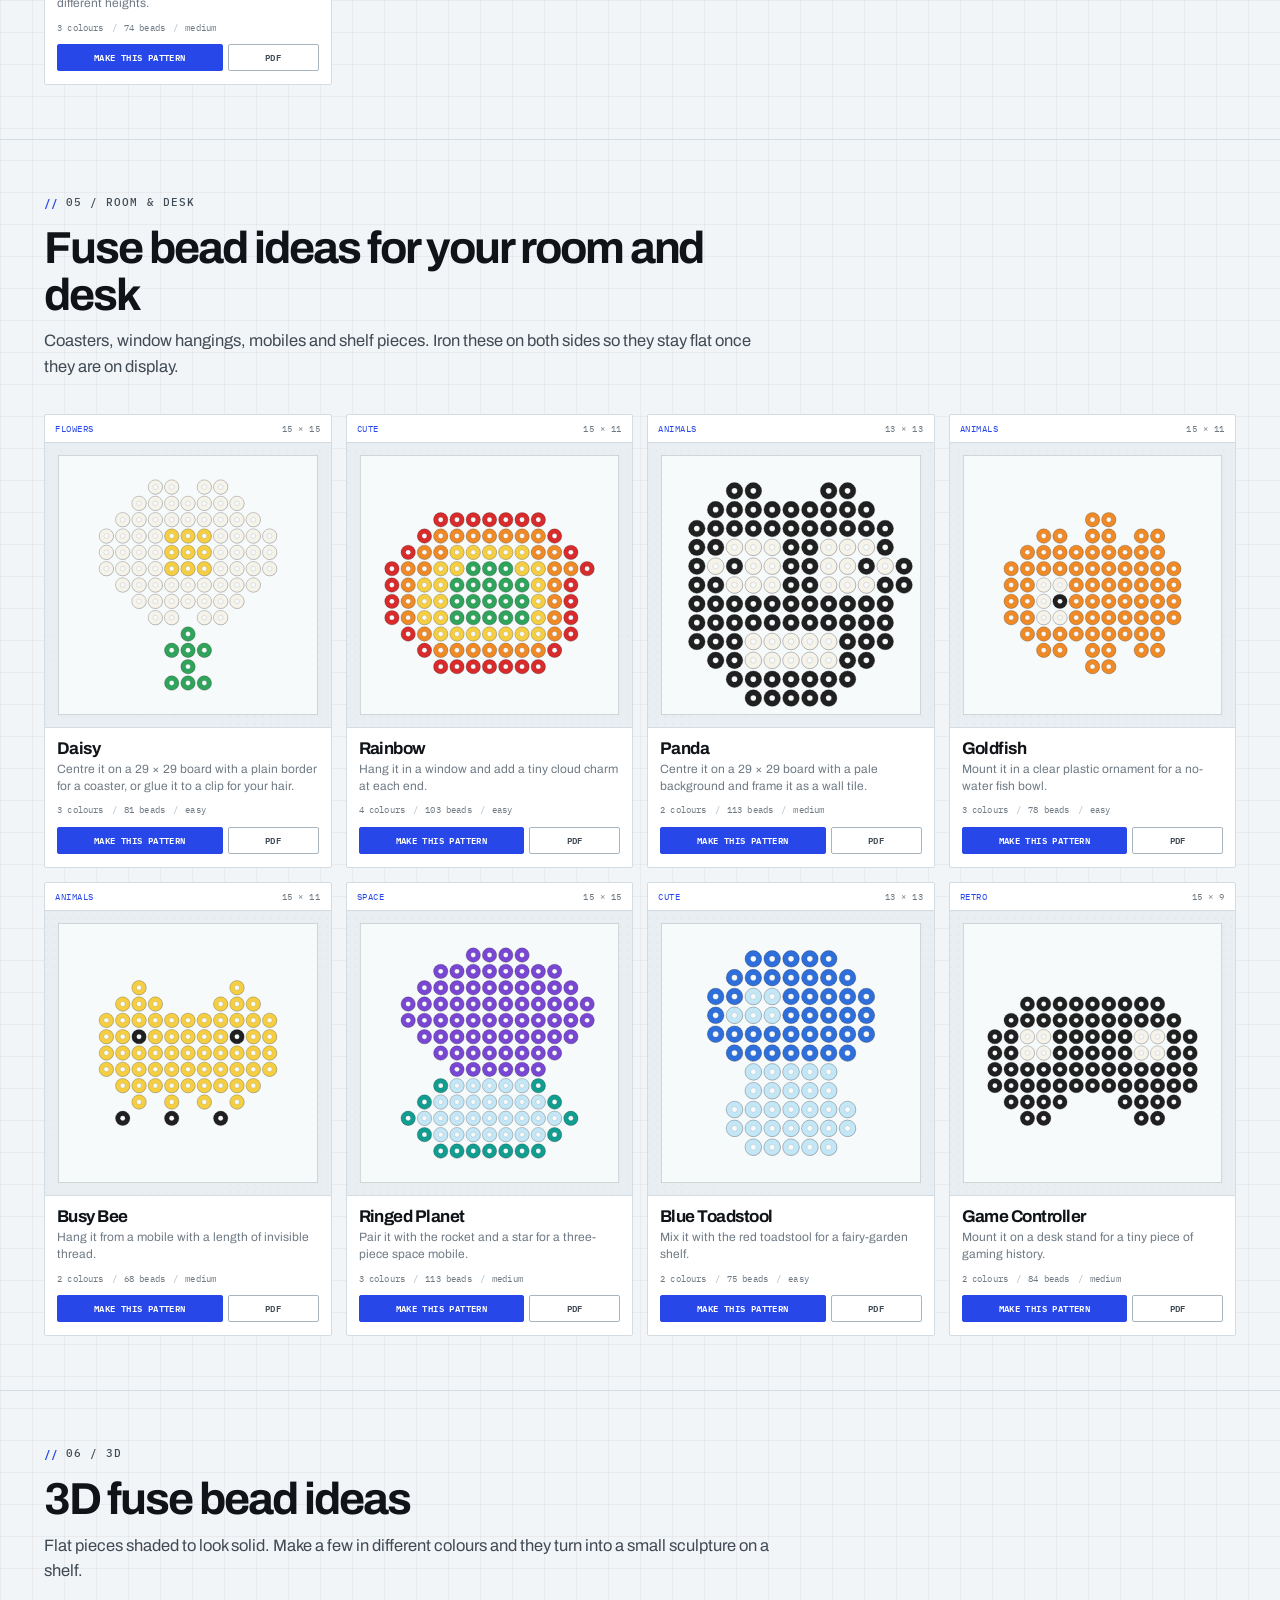
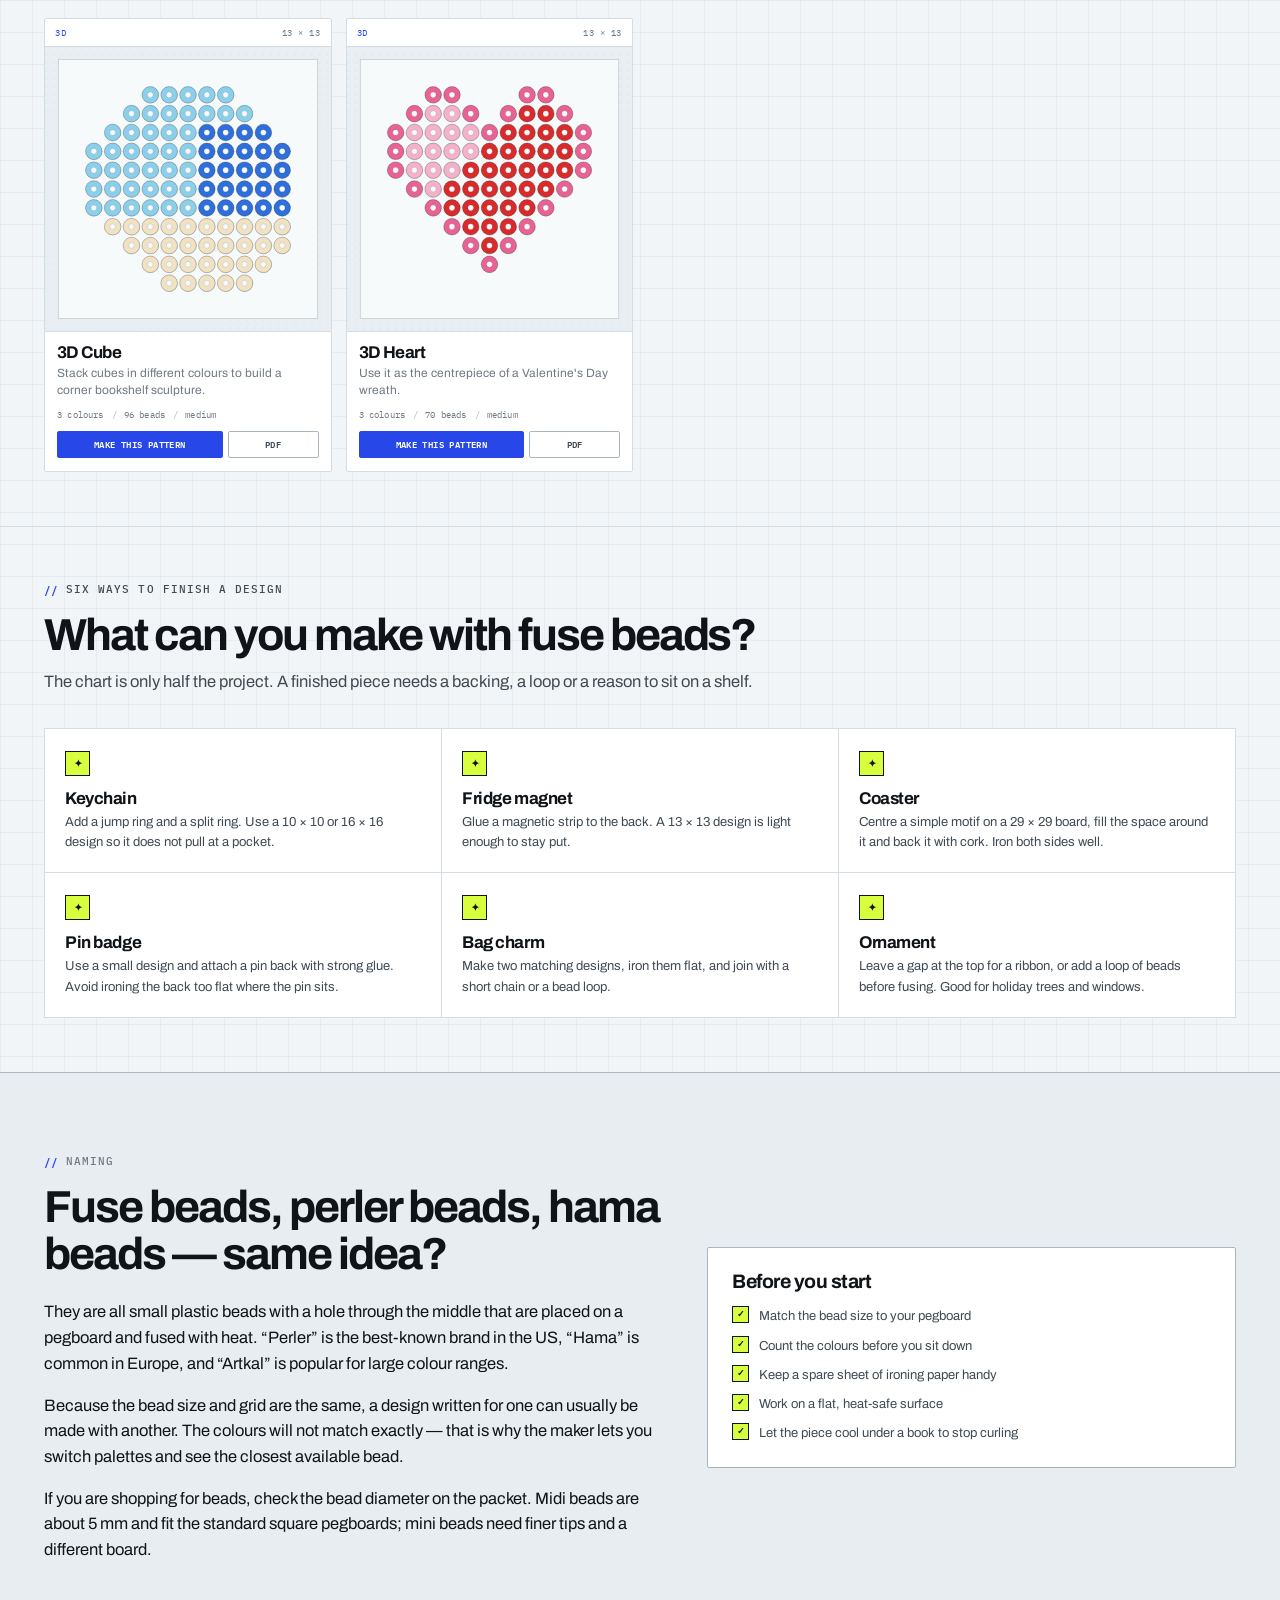
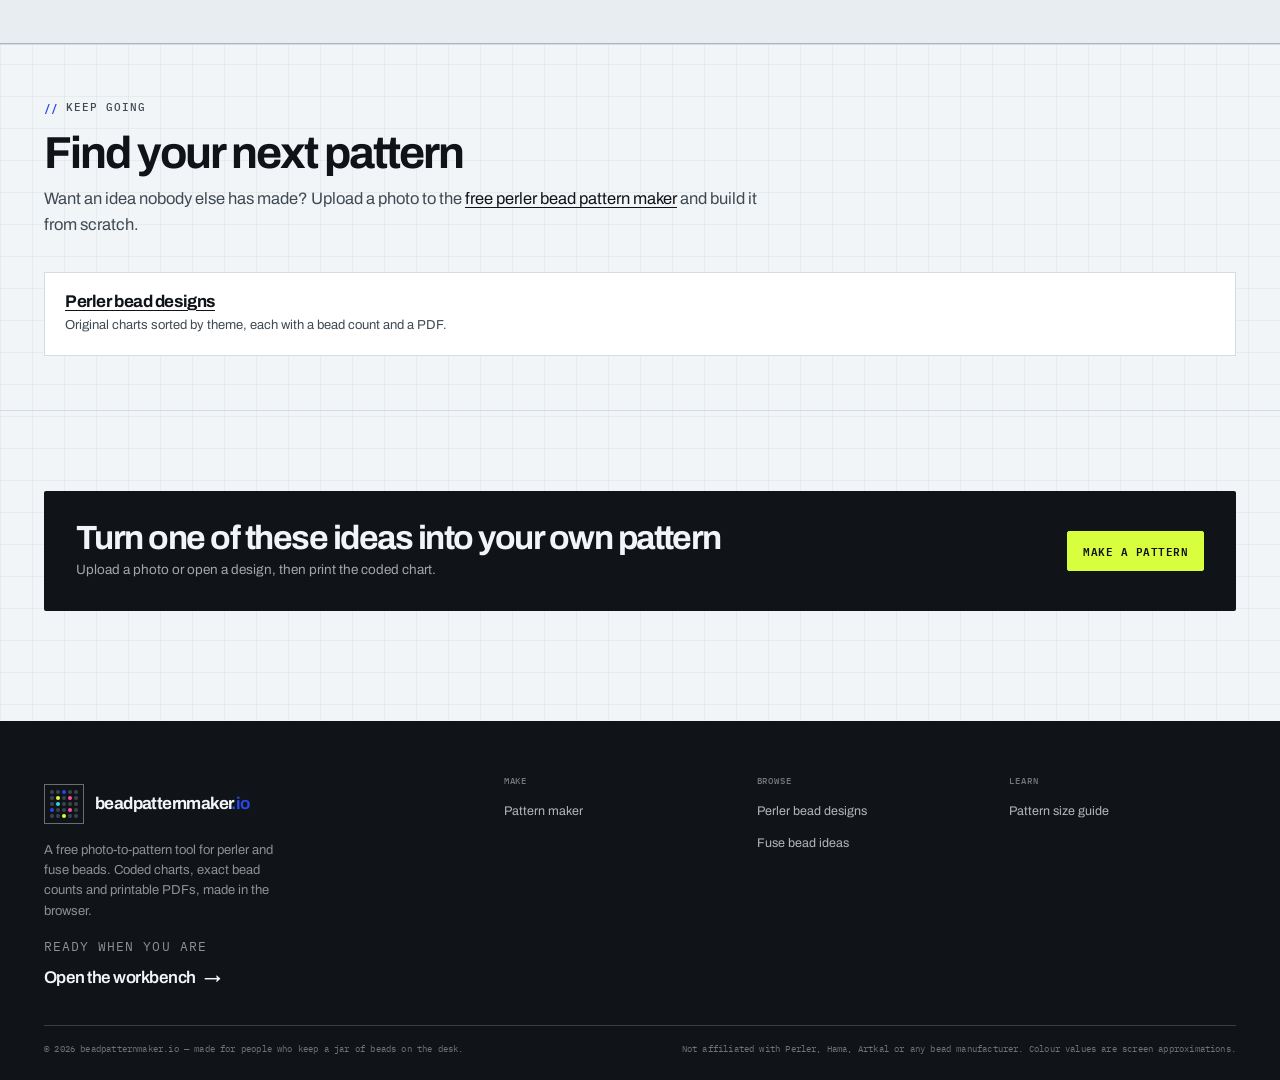
<file: fuse-bead-ideas/index.html>
<!doctype html>
<html lang="en">
<head>
<meta charset="utf-8">
<meta name="viewport" content="width=device-width, initial-scale=1">
<title>Fuse Bead Ideas – 30 Designs to Inspire You</title>
<meta name="description" content="30 fuse bead ideas sorted by what you want to make: easy first projects, keychains and magnets, gifts, party decorations, room decor and 3D pieces.">
<link rel="canonical" href="https://beadpatternmaker.io/fuse-bead-ideas/">
<meta name="theme-color" content="#f2f5f7">
<meta name="color-scheme" content="light">
<meta name="robots" content="index,follow,max-image-preview:large">
<meta property="og:type" content="website">
<meta property="og:site_name" content="Bead Pattern Maker">
<meta property="og:title" content="Fuse bead ideas — 30 designs sorted by occasion">
<meta property="og:description" content="Find a design, open it in the maker, and turn it into a keychain, magnet, gift or decoration.">
<meta property="og:url" content="https://beadpatternmaker.io/fuse-bead-ideas/">
<meta property="og:image" content="https://beadpatternmaker.io/assets/og.png">
<meta property="og:image:width" content="1200">
<meta property="og:image:height" content="630">
<meta name="twitter:card" content="summary_large_image">
<meta name="twitter:title" content="Fuse bead ideas — 30 designs sorted by occasion">
<meta name="twitter:description" content="Find a design, open it in the maker, and turn it into a keychain, magnet, gift or decoration.">
<meta name="twitter:image" content="https://beadpatternmaker.io/assets/og.png">
<link rel="icon" href="/assets/favicon.svg" type="image/svg+xml">
<link rel="apple-touch-icon" href="/assets/apple-touch-icon.png">
<link rel="manifest" href="/manifest.webmanifest">
<link rel="preconnect" href="https://fonts.googleapis.com">
<link rel="preconnect" href="https://fonts.gstatic.com" crossorigin>
<link href="https://fonts.googleapis.com/css2?family=Archivo:wght@400;500;600;700;800&family=IBM+Plex+Mono:wght@400;500;600&display=swap" rel="stylesheet">
<link rel="stylesheet" href="/css/site.css">
<script type="application/ld+json">{"@context":"https://schema.org","@type":"CollectionPage","name":"Fuse bead ideas","url":"https://beadpatternmaker.io/fuse-bead-ideas/","description":"Fuse bead ideas sorted by occasion, with free designs, colour counts and printable charts.","mainEntity":{"@type":"ItemList","numberOfItems":30,"itemListElement":[{"@type":"ListItem","position":1,"name":"Berry Heart","url":"https://beadpatternmaker.io/?design=berry-heart"},{"@type":"ListItem","position":2,"name":"Gold Star","url":"https://beadpatternmaker.io/?design=star"},{"@type":"ListItem","position":3,"name":"Smiley","url":"https://beadpatternmaker.io/?design=smiley"},{"@type":"ListItem","position":4,"name":"Little Dino","url":"https://beadpatternmaker.io/?design=dinosaur"},{"@type":"ListItem","position":5,"name":"Little Cat","url":"https://beadpatternmaker.io/?design=cat"},{"@type":"ListItem","position":6,"name":"Pastel Heart","url":"https://beadpatternmaker.io/?design=pastel-heart"},{"@type":"ListItem","position":7,"name":"Toadstool","url":"https://beadpatternmaker.io/?design=mushroom"},{"@type":"ListItem","position":8,"name":"Fox Face","url":"https://beadpatternmaker.io/?design=fox"},{"@type":"ListItem","position":9,"name":"Butterfly","url":"https://beadpatternmaker.io/?design=butterfly"},{"@type":"ListItem","position":10,"name":"Ginger Cat","url":"https://beadpatternmaker.io/?design=ginger-cat"},{"@type":"ListItem","position":11,"name":"Little Alien","url":"https://beadpatternmaker.io/?design=alien"},{"@type":"ListItem","position":12,"name":"Strawberry","url":"https://beadpatternmaker.io/?design=strawberry"},{"@type":"ListItem","position":13,"name":"Bunny","url":"https://beadpatternmaker.io/?design=bunny"},{"@type":"ListItem","position":14,"name":"Cassette Tape","url":"https://beadpatternmaker.io/?design=cassette"},{"@type":"ListItem","position":15,"name":"Frog","url":"https://beadpatternmaker.io/?design=frog"},{"@type":"ListItem","position":16,"name":"Friendly Ghost","url":"https://beadpatternmaker.io/?design=ghost"},{"@type":"ListItem","position":17,"name":"Pumpkin","url":"https://beadpatternmaker.io/?design=pumpkin"},{"@type":"ListItem","position":18,"name":"Christmas Tree","url":"https://beadpatternmaker.io/?design=christmas-tree"},{"@type":"ListItem","position":19,"name":"Rocket","url":"https://beadpatternmaker.io/?design=rocket"},{"@type":"ListItem","position":20,"name":"Mint Rocket","url":"https://beadpatternmaker.io/?design=mint-rocket"},{"@type":"ListItem","position":21,"name":"Daisy","url":"https://beadpatternmaker.io/?design=daisy"},{"@type":"ListItem","position":22,"name":"Rainbow","url":"https://beadpatternmaker.io/?design=rainbow"},{"@type":"ListItem","position":23,"name":"Panda","url":"https://beadpatternmaker.io/?design=panda"},{"@type":"ListItem","position":24,"name":"Goldfish","url":"https://beadpatternmaker.io/?design=goldfish"},{"@type":"ListItem","position":25,"name":"Busy Bee","url":"https://beadpatternmaker.io/?design=bee"},{"@type":"ListItem","position":26,"name":"Ringed Planet","url":"https://beadpatternmaker.io/?design=ringed-planet"},{"@type":"ListItem","position":27,"name":"Blue Toadstool","url":"https://beadpatternmaker.io/?design=blue-toadstool"},{"@type":"ListItem","position":28,"name":"Game Controller","url":"https://beadpatternmaker.io/?design=game-controller"},{"@type":"ListItem","position":29,"name":"3D Cube","url":"https://beadpatternmaker.io/?design=cube"},{"@type":"ListItem","position":30,"name":"3D Heart","url":"https://beadpatternmaker.io/?design=3d-heart"}]}}</script>
</head>
<body>
<a class="skip" href="#main">Skip to content</a>
<header class="site-header">
  <div class="wrap header-inner">
    <a class="brand" href="/" aria-label="Bead Pattern Maker home">
      <span class="brand-mark" aria-hidden="true"><i></i><i></i><i class="is-bead" style="--b:#2747e8"></i><i></i><i></i><i></i><i class="is-bead" style="--b:#d8ff3e"></i><i></i><i class="is-bead" style="--b:#ff4f9a"></i><i></i><i></i><i class="is-bead" style="--b:#2fd3e2"></i><i></i><i></i><i></i><i class="is-bead" style="--b:#2747e8"></i><i></i><i></i><i class="is-bead" style="--b:#ff4f9a"></i><i></i><i></i><i></i><i class="is-bead" style="--b:#d8ff3e"></i><i></i><i></i></span>
      <span class="brand-name">beadpatternmaker<span>.io</span></span>
    </a>
    <button class="nav-toggle" type="button" aria-expanded="false" aria-controls="site-nav">Menu</button>
    <nav class="nav" id="site-nav" aria-label="Main">
      <a href="/">Maker</a>
      <a href="/perler-bead-designs/">Designs</a>
      <a href="/fuse-bead-ideas/" aria-current="page">Ideas</a>
    </nav>
    <a class="header-cta" href="/#tool">Open maker <span>↗</span></a>
  </div>
</header>
<main id="main">
  <section class="page-hero">
    <div class="wrap">
      <p class="crumb"><a href="/">Home</a><span>/</span>Fuse bead ideas</p>
      <h1>Fuse bead ideas</h1>
      <p class="lede">Fuse bead ideas for the moment you have a tray of beads and no plan. This page is sorted by what you want to make — easy first projects, small pieces for keychains and magnets, gifts and cards, party and holiday decorations, things for your room, and 3D builds. Every idea comes with a ready-made design, an exact bead count and a free printable chart, plus a tip for turning the flat piece into something you will actually use. Fuse beads, Perler beads and Hama beads are the same craft under different brand names, so each idea works with whichever jar you own. Open a design in the maker to switch it to your bead brand or fix a bead before you start.</p>
      <nav class="filter-bar jump-bar" aria-label="Jump to a group of ideas">
        <span class="filter-label">Jump to</span>
        <a href="#easy">Beginners</a>
        <a href="#small">Keychains &amp; magnets</a>
        <a href="#gifts">Gifts</a>
        <a href="#party">Party &amp; holidays</a>
        <a href="#decor">Room &amp; desk</a>
        <a href="#3d">3D</a>
      </nav>
    </div>
  </section>

  <section class="section section--tight" id="easy">
    <div class="wrap">
      <div class="section-head">
        <p class="eyebrow-line">01 / Beginners</p>
        <h2>Easy fuse bead ideas for beginners</h2>
        <p>One to three colours and a simple outline, so a first board takes well under an hour and there is nothing to count twice. Start here if you have never fused a piece before.</p>
      </div>
      <div class="pattern-grid">
        <article class="pattern-card" data-tag="cute">
  <div class="plate-top"><span class="plate-theme">Cute</span><span>13 × 12</span></div>
  <div class="thumb"><img src="/assets/designs/berry-heart-perler-bead-pattern-13x12.svg" alt="Berry Heart perler bead design in a 13 by 12 grid using 1 colour" loading="lazy" width="640" height="640"></div>
  <div class="meta">
    <h3>Berry Heart</h3>
    <p>Glue a magnet to the back for the fridge, or thread a jump ring through the top corner for a keychain.</p>
    <div class="meta-row">
      <span>1 colour</span>
      <span>70 beads</span>
      <span>easy</span>
    </div>
    <div class="card-actions"><a class="btn btn--primary btn--wide" href="/?design=berry-heart">Make this pattern</a><a class="btn btn--ghost" href="/assets/pdfs/berry-heart-perler-bead-pattern-13x12.pdf" download>PDF</a></div>
  </div>
</article>
        <article class="pattern-card" data-tag="space">
  <div class="plate-top"><span class="plate-theme">Space</span><span>13 × 13</span></div>
  <div class="thumb"><img src="/assets/designs/star-perler-bead-pattern-13x13.svg" alt="Gold Star perler bead design in a 13 by 13 grid using 1 colour" loading="lazy" width="640" height="640"></div>
  <div class="meta">
    <h3>Gold Star</h3>
    <p>Fill a small jar with star patterns in different metallic colours.</p>
    <div class="meta-row">
      <span>1 colour</span>
      <span>65 beads</span>
      <span>easy</span>
    </div>
    <div class="card-actions"><a class="btn btn--primary btn--wide" href="/?design=star">Make this pattern</a><a class="btn btn--ghost" href="/assets/pdfs/star-perler-bead-pattern-13x13.pdf" download>PDF</a></div>
  </div>
</article>
        <article class="pattern-card" data-tag="retro">
  <div class="plate-top"><span class="plate-theme">Retro</span><span>11 × 11</span></div>
  <div class="thumb"><img src="/assets/designs/smiley-perler-bead-pattern-11x11.svg" alt="Smiley perler bead design in a 11 by 11 grid using 2 colours" loading="lazy" width="640" height="640"></div>
  <div class="meta">
    <h3>Smiley</h3>
    <p>Make a stack of them as friendship tokens, or add a pin back.</p>
    <div class="meta-row">
      <span>2 colours</span>
      <span>69 beads</span>
      <span>easy</span>
    </div>
    <div class="card-actions"><a class="btn btn--primary btn--wide" href="/?design=smiley">Make this pattern</a><a class="btn btn--ghost" href="/assets/pdfs/smiley-perler-bead-pattern-11x11.pdf" download>PDF</a></div>
  </div>
</article>
        <article class="pattern-card" data-tag="animals">
  <div class="plate-top"><span class="plate-theme">Animals</span><span>15 × 13</span></div>
  <div class="thumb"><img src="/assets/designs/dinosaur-perler-bead-pattern-15x13.svg" alt="Little Dino perler bead design in a 15 by 13 grid using 1 colour" loading="lazy" width="640" height="640"></div>
  <div class="meta">
    <h3>Little Dino</h3>
    <p>Make a set of mini dinos in different colours and stand them on a shelf.</p>
    <div class="meta-row">
      <span>1 colour</span>
      <span>100 beads</span>
      <span>medium</span>
    </div>
    <div class="card-actions"><a class="btn btn--primary btn--wide" href="/?design=dinosaur">Make this pattern</a><a class="btn btn--ghost" href="/assets/pdfs/dinosaur-perler-bead-pattern-15x13.pdf" download>PDF</a></div>
  </div>
</article>
        <article class="pattern-card" data-tag="animals">
  <div class="plate-top"><span class="plate-theme">Animals</span><span>15 × 13</span></div>
  <div class="thumb"><img src="/assets/designs/cat-perler-bead-pattern-15x13.svg" alt="Little Cat perler bead design in a 15 by 13 grid using 3 colours" loading="lazy" width="640" height="640"></div>
  <div class="meta">
    <h3>Little Cat</h3>
    <p>Use two colours of cat and add a bead collar in your favourite colour.</p>
    <div class="meta-row">
      <span>3 colours</span>
      <span>97 beads</span>
      <span>easy</span>
    </div>
    <div class="card-actions"><a class="btn btn--primary btn--wide" href="/?design=cat">Make this pattern</a><a class="btn btn--ghost" href="/assets/pdfs/cat-perler-bead-pattern-15x13.pdf" download>PDF</a></div>
  </div>
</article>
      </div>
    </div>
  </section>

  <section class="section section--tight" id="small">
    <div class="wrap">
      <div class="section-head">
        <p class="eyebrow-line">02 / Keychains &amp; magnets</p>
        <h2>Small fuse bead ideas: keychains, magnets and charms</h2>
        <p>Little designs that stay light enough to hang from a bag or hold up a note on the fridge. Iron both sides, because small pieces get handled the most.</p>
      </div>
      <div class="pattern-grid">
        <article class="pattern-card" data-tag="cute">
  <div class="plate-top"><span class="plate-theme">Cute</span><span>13 × 12</span></div>
  <div class="thumb"><img src="/assets/designs/pastel-heart-perler-bead-pattern-13x12.svg" alt="Pastel Heart perler bead design in a 13 by 12 grid using 1 colour" loading="lazy" width="640" height="640"></div>
  <div class="meta">
    <h3>Pastel Heart</h3>
    <p>Make a set in three colourways and string them into a bag charm.</p>
    <div class="meta-row">
      <span>1 colour</span>
      <span>70 beads</span>
      <span>easy</span>
    </div>
    <div class="card-actions"><a class="btn btn--primary btn--wide" href="/?design=pastel-heart">Make this pattern</a><a class="btn btn--ghost" href="/assets/pdfs/pastel-heart-perler-bead-pattern-13x12.pdf" download>PDF</a></div>
  </div>
</article>
        <article class="pattern-card" data-tag="cute">
  <div class="plate-top"><span class="plate-theme">Cute</span><span>13 × 13</span></div>
  <div class="thumb"><img src="/assets/designs/mushroom-perler-bead-pattern-13x13.svg" alt="Toadstool perler bead design in a 13 by 13 grid using 2 colours" loading="lazy" width="640" height="640"></div>
  <div class="meta">
    <h3>Toadstool</h3>
    <p>Make two and turn them into earrings, or add a loop for a plant-pot charm.</p>
    <div class="meta-row">
      <span>2 colours</span>
      <span>75 beads</span>
      <span>easy</span>
    </div>
    <div class="card-actions"><a class="btn btn--primary btn--wide" href="/?design=mushroom">Make this pattern</a><a class="btn btn--ghost" href="/assets/pdfs/mushroom-perler-bead-pattern-13x13.pdf" download>PDF</a></div>
  </div>
</article>
        <article class="pattern-card" data-tag="animals">
  <div class="plate-top"><span class="plate-theme">Animals</span><span>15 × 13</span></div>
  <div class="thumb"><img src="/assets/designs/fox-perler-bead-pattern-15x13.svg" alt="Fox Face perler bead design in a 15 by 13 grid using 3 colours" loading="lazy" width="640" height="640"></div>
  <div class="meta">
    <h3>Fox Face</h3>
    <p>Add a loop at the top for a backpack charm.</p>
    <div class="meta-row">
      <span>3 colours</span>
      <span>97 beads</span>
      <span>medium</span>
    </div>
    <div class="card-actions"><a class="btn btn--primary btn--wide" href="/?design=fox">Make this pattern</a><a class="btn btn--ghost" href="/assets/pdfs/fox-perler-bead-pattern-15x13.pdf" download>PDF</a></div>
  </div>
</article>
        <article class="pattern-card" data-tag="animals">
  <div class="plate-top"><span class="plate-theme">Animals</span><span>13 × 13</span></div>
  <div class="thumb"><img src="/assets/designs/butterfly-perler-bead-pattern-13x13.svg" alt="Butterfly perler bead design in a 13 by 13 grid using 2 colours" loading="lazy" width="640" height="640"></div>
  <div class="meta">
    <h3>Butterfly</h3>
    <p>Glue a magnetic strip on the back for a fridge decoration.</p>
    <div class="meta-row">
      <span>2 colours</span>
      <span>62 beads</span>
      <span>medium</span>
    </div>
    <div class="card-actions"><a class="btn btn--primary btn--wide" href="/?design=butterfly">Make this pattern</a><a class="btn btn--ghost" href="/assets/pdfs/butterfly-perler-bead-pattern-13x13.pdf" download>PDF</a></div>
  </div>
</article>
        <article class="pattern-card" data-tag="animals">
  <div class="plate-top"><span class="plate-theme">Animals</span><span>15 × 13</span></div>
  <div class="thumb"><img src="/assets/designs/ginger-cat-perler-bead-pattern-15x13.svg" alt="Ginger Cat perler bead design in a 15 by 13 grid using 3 colours" loading="lazy" width="640" height="640"></div>
  <div class="meta">
    <h3>Ginger Cat</h3>
    <p>Make a pair of cats and hang them as a window charm.</p>
    <div class="meta-row">
      <span>3 colours</span>
      <span>97 beads</span>
      <span>easy</span>
    </div>
    <div class="card-actions"><a class="btn btn--primary btn--wide" href="/?design=ginger-cat">Make this pattern</a><a class="btn btn--ghost" href="/assets/pdfs/ginger-cat-perler-bead-pattern-15x13.pdf" download>PDF</a></div>
  </div>
</article>
        <article class="pattern-card" data-tag="space">
  <div class="plate-top"><span class="plate-theme">Space</span><span>11 × 13</span></div>
  <div class="thumb"><img src="/assets/designs/alien-perler-bead-pattern-11x13.svg" alt="Little Alien perler bead design in a 11 by 13 grid using 3 colours" loading="lazy" width="640" height="640"></div>
  <div class="meta">
    <h3>Little Alien</h3>
    <p>Add a glow-in-the-dark bead for the eyes and use it as a night-light charm.</p>
    <div class="meta-row">
      <span>3 colours</span>
      <span>63 beads</span>
      <span>easy</span>
    </div>
    <div class="card-actions"><a class="btn btn--primary btn--wide" href="/?design=alien">Make this pattern</a><a class="btn btn--ghost" href="/assets/pdfs/alien-perler-bead-pattern-11x13.pdf" download>PDF</a></div>
  </div>
</article>
      </div>
    </div>
  </section>

  <section class="section section--tight" id="gifts">
    <div class="wrap">
      <div class="section-head">
        <p class="eyebrow-line">03 / Gifts</p>
        <h2>Fuse bead ideas for gifts and cards</h2>
        <p>Flat, light and quick to make, which is exactly what you want for a gift tag, a bookmark or something tucked inside a birthday card.</p>
      </div>
      <div class="pattern-grid">
        <article class="pattern-card" data-tag="food">
  <div class="plate-top"><span class="plate-theme">Food</span><span>13 × 13</span></div>
  <div class="thumb"><img src="/assets/designs/strawberry-perler-bead-pattern-13x13.svg" alt="Strawberry perler bead design in a 13 by 13 grid using 3 colours" loading="lazy" width="640" height="640"></div>
  <div class="meta">
    <h3>Strawberry</h3>
    <p>Stick one on a blank greeting card, or make a whole fruit bowl of magnets.</p>
    <div class="meta-row">
      <span>3 colours</span>
      <span>67 beads</span>
      <span>easy</span>
    </div>
    <div class="card-actions"><a class="btn btn--primary btn--wide" href="/?design=strawberry">Make this pattern</a><a class="btn btn--ghost" href="/assets/pdfs/strawberry-perler-bead-pattern-13x13.pdf" download>PDF</a></div>
  </div>
</article>
        <article class="pattern-card" data-tag="animals">
  <div class="plate-top"><span class="plate-theme">Animals</span><span>13 × 13</span></div>
  <div class="thumb"><img src="/assets/designs/bunny-perler-bead-pattern-13x13.svg" alt="Bunny perler bead design in a 13 by 13 grid using 3 colours" loading="lazy" width="640" height="640"></div>
  <div class="meta">
    <h3>Bunny</h3>
    <p>Glue it to a spring card, or tie it to an Easter basket as a gift tag.</p>
    <div class="meta-row">
      <span>3 colours</span>
      <span>66 beads</span>
      <span>easy</span>
    </div>
    <div class="card-actions"><a class="btn btn--primary btn--wide" href="/?design=bunny">Make this pattern</a><a class="btn btn--ghost" href="/assets/pdfs/bunny-perler-bead-pattern-13x13.pdf" download>PDF</a></div>
  </div>
</article>
        <article class="pattern-card" data-tag="retro">
  <div class="plate-top"><span class="plate-theme">Retro</span><span>15 × 9</span></div>
  <div class="thumb"><img src="/assets/designs/cassette-perler-bead-pattern-15x9.svg" alt="Cassette Tape perler bead design in a 15 by 9 grid using 2 colours" loading="lazy" width="640" height="640"></div>
  <div class="meta">
    <h3>Cassette Tape</h3>
    <p>Make a mixtape-themed gift tag for a friend's birthday.</p>
    <div class="meta-row">
      <span>2 colours</span>
      <span>91 beads</span>
      <span>medium</span>
    </div>
    <div class="card-actions"><a class="btn btn--primary btn--wide" href="/?design=cassette">Make this pattern</a><a class="btn btn--ghost" href="/assets/pdfs/cassette-perler-bead-pattern-15x9.pdf" download>PDF</a></div>
  </div>
</article>
        <article class="pattern-card" data-tag="animals">
  <div class="plate-top"><span class="plate-theme">Animals</span><span>13 × 13</span></div>
  <div class="thumb"><img src="/assets/designs/frog-perler-bead-pattern-13x13.svg" alt="Frog perler bead design in a 13 by 13 grid using 3 colours" loading="lazy" width="640" height="640"></div>
  <div class="meta">
    <h3>Frog</h3>
    <p>Turn it into a bookmark by mounting it on a strip of card.</p>
    <div class="meta-row">
      <span>3 colours</span>
      <span>72 beads</span>
      <span>easy</span>
    </div>
    <div class="card-actions"><a class="btn btn--primary btn--wide" href="/?design=frog">Make this pattern</a><a class="btn btn--ghost" href="/assets/pdfs/frog-perler-bead-pattern-13x13.pdf" download>PDF</a></div>
  </div>
</article>
      </div>
    </div>
  </section>

  <section class="section section--tight" id="party">
    <div class="wrap">
      <div class="section-head">
        <p class="eyebrow-line">04 / Party &amp; holidays</p>
        <h2>Party and holiday fuse bead ideas</h2>
        <p>Garlands, cupcake toppers and table decorations for Halloween, Christmas and birthdays. Make several at once; they look better as a set.</p>
      </div>
      <div class="pattern-grid">
        <article class="pattern-card" data-tag="holiday">
  <div class="plate-top"><span class="plate-theme">Holiday</span><span>11 × 13</span></div>
  <div class="thumb"><img src="/assets/designs/ghost-perler-bead-pattern-11x13.svg" alt="Friendly Ghost perler bead design in a 11 by 13 grid using 2 colours" loading="lazy" width="640" height="640"></div>
  <div class="meta">
    <h3>Friendly Ghost</h3>
    <p>Make a Halloween garland by threading five ghosts on baker's twine.</p>
    <div class="meta-row">
      <span>2 colours</span>
      <span>91 beads</span>
      <span>easy</span>
    </div>
    <div class="card-actions"><a class="btn btn--primary btn--wide" href="/?design=ghost">Make this pattern</a><a class="btn btn--ghost" href="/assets/pdfs/ghost-perler-bead-pattern-11x13.pdf" download>PDF</a></div>
  </div>
</article>
        <article class="pattern-card" data-tag="holiday">
  <div class="plate-top"><span class="plate-theme">Holiday</span><span>13 × 13</span></div>
  <div class="thumb"><img src="/assets/designs/pumpkin-perler-bead-pattern-13x13.svg" alt="Pumpkin perler bead design in a 13 by 13 grid using 3 colours" loading="lazy" width="640" height="640"></div>
  <div class="meta">
    <h3>Pumpkin</h3>
    <p>Use it as a name-card holder for a Halloween table.</p>
    <div class="meta-row">
      <span>3 colours</span>
      <span>85 beads</span>
      <span>easy</span>
    </div>
    <div class="card-actions"><a class="btn btn--primary btn--wide" href="/?design=pumpkin">Make this pattern</a><a class="btn btn--ghost" href="/assets/pdfs/pumpkin-perler-bead-pattern-13x13.pdf" download>PDF</a></div>
  </div>
</article>
        <article class="pattern-card" data-tag="holiday">
  <div class="plate-top"><span class="plate-theme">Holiday</span><span>13 × 15</span></div>
  <div class="thumb"><img src="/assets/designs/christmas-tree-perler-bead-pattern-13x15.svg" alt="Christmas Tree perler bead design in a 13 by 15 grid using 4 colours" loading="lazy" width="640" height="640"></div>
  <div class="meta">
    <h3>Christmas Tree</h3>
    <p>Make three in different greens and arrange them as a table centrepiece.</p>
    <div class="meta-row">
      <span>4 colours</span>
      <span>74 beads</span>
      <span>easy</span>
    </div>
    <div class="card-actions"><a class="btn btn--primary btn--wide" href="/?design=christmas-tree">Make this pattern</a><a class="btn btn--ghost" href="/assets/pdfs/christmas-tree-perler-bead-pattern-13x15.pdf" download>PDF</a></div>
  </div>
</article>
        <article class="pattern-card" data-tag="space">
  <div class="plate-top"><span class="plate-theme">Space</span><span>13 × 15</span></div>
  <div class="thumb"><img src="/assets/designs/rocket-perler-bead-pattern-13x15.svg" alt="Rocket perler bead design in a 13 by 15 grid using 3 colours" loading="lazy" width="640" height="640"></div>
  <div class="meta">
    <h3>Rocket</h3>
    <p>Use it as a cupcake topper by taping a cocktail stick to the back.</p>
    <div class="meta-row">
      <span>3 colours</span>
      <span>74 beads</span>
      <span>medium</span>
    </div>
    <div class="card-actions"><a class="btn btn--primary btn--wide" href="/?design=rocket">Make this pattern</a><a class="btn btn--ghost" href="/assets/pdfs/rocket-perler-bead-pattern-13x15.pdf" download>PDF</a></div>
  </div>
</article>
        <article class="pattern-card" data-tag="space">
  <div class="plate-top"><span class="plate-theme">Space</span><span>13 × 15</span></div>
  <div class="thumb"><img src="/assets/designs/mint-rocket-perler-bead-pattern-13x15.svg" alt="Mint Rocket perler bead design in a 13 by 15 grid using 3 colours" loading="lazy" width="640" height="640"></div>
  <div class="meta">
    <h3>Mint Rocket</h3>
    <p>Make a garland by hanging three rockets at different heights.</p>
    <div class="meta-row">
      <span>3 colours</span>
      <span>74 beads</span>
      <span>medium</span>
    </div>
    <div class="card-actions"><a class="btn btn--primary btn--wide" href="/?design=mint-rocket">Make this pattern</a><a class="btn btn--ghost" href="/assets/pdfs/mint-rocket-perler-bead-pattern-13x15.pdf" download>PDF</a></div>
  </div>
</article>
      </div>
    </div>
  </section>

  <section class="section section--tight" id="decor">
    <div class="wrap">
      <div class="section-head">
        <p class="eyebrow-line">05 / Room &amp; desk</p>
        <h2>Fuse bead ideas for your room and desk</h2>
        <p>Coasters, window hangings, mobiles and shelf pieces. Iron these on both sides so they stay flat once they are on display.</p>
      </div>
      <div class="pattern-grid">
        <article class="pattern-card" data-tag="flowers">
  <div class="plate-top"><span class="plate-theme">Flowers</span><span>15 × 15</span></div>
  <div class="thumb"><img src="/assets/designs/daisy-perler-bead-pattern-15x15.svg" alt="Daisy perler bead design in a 15 by 15 grid using 3 colours" loading="lazy" width="640" height="640"></div>
  <div class="meta">
    <h3>Daisy</h3>
    <p>Centre it on a 29 × 29 board with a plain border for a coaster, or glue it to a clip for your hair.</p>
    <div class="meta-row">
      <span>3 colours</span>
      <span>81 beads</span>
      <span>easy</span>
    </div>
    <div class="card-actions"><a class="btn btn--primary btn--wide" href="/?design=daisy">Make this pattern</a><a class="btn btn--ghost" href="/assets/pdfs/daisy-perler-bead-pattern-15x15.pdf" download>PDF</a></div>
  </div>
</article>
        <article class="pattern-card" data-tag="cute">
  <div class="plate-top"><span class="plate-theme">Cute</span><span>15 × 11</span></div>
  <div class="thumb"><img src="/assets/designs/rainbow-perler-bead-pattern-15x11.svg" alt="Rainbow perler bead design in a 15 by 11 grid using 4 colours" loading="lazy" width="640" height="640"></div>
  <div class="meta">
    <h3>Rainbow</h3>
    <p>Hang it in a window and add a tiny cloud charm at each end.</p>
    <div class="meta-row">
      <span>4 colours</span>
      <span>103 beads</span>
      <span>easy</span>
    </div>
    <div class="card-actions"><a class="btn btn--primary btn--wide" href="/?design=rainbow">Make this pattern</a><a class="btn btn--ghost" href="/assets/pdfs/rainbow-perler-bead-pattern-15x11.pdf" download>PDF</a></div>
  </div>
</article>
        <article class="pattern-card" data-tag="animals">
  <div class="plate-top"><span class="plate-theme">Animals</span><span>13 × 13</span></div>
  <div class="thumb"><img src="/assets/designs/panda-perler-bead-pattern-13x13.svg" alt="Panda perler bead design in a 13 by 13 grid using 2 colours" loading="lazy" width="640" height="640"></div>
  <div class="meta">
    <h3>Panda</h3>
    <p>Centre it on a 29 × 29 board with a pale background and frame it as a wall tile.</p>
    <div class="meta-row">
      <span>2 colours</span>
      <span>113 beads</span>
      <span>medium</span>
    </div>
    <div class="card-actions"><a class="btn btn--primary btn--wide" href="/?design=panda">Make this pattern</a><a class="btn btn--ghost" href="/assets/pdfs/panda-perler-bead-pattern-13x13.pdf" download>PDF</a></div>
  </div>
</article>
        <article class="pattern-card" data-tag="animals">
  <div class="plate-top"><span class="plate-theme">Animals</span><span>15 × 11</span></div>
  <div class="thumb"><img src="/assets/designs/goldfish-perler-bead-pattern-15x11.svg" alt="Goldfish perler bead design in a 15 by 11 grid using 3 colours" loading="lazy" width="640" height="640"></div>
  <div class="meta">
    <h3>Goldfish</h3>
    <p>Mount it in a clear plastic ornament for a no-water fish bowl.</p>
    <div class="meta-row">
      <span>3 colours</span>
      <span>78 beads</span>
      <span>easy</span>
    </div>
    <div class="card-actions"><a class="btn btn--primary btn--wide" href="/?design=goldfish">Make this pattern</a><a class="btn btn--ghost" href="/assets/pdfs/goldfish-perler-bead-pattern-15x11.pdf" download>PDF</a></div>
  </div>
</article>
        <article class="pattern-card" data-tag="animals">
  <div class="plate-top"><span class="plate-theme">Animals</span><span>15 × 11</span></div>
  <div class="thumb"><img src="/assets/designs/bee-perler-bead-pattern-15x11.svg" alt="Busy Bee perler bead design in a 15 by 11 grid using 2 colours" loading="lazy" width="640" height="640"></div>
  <div class="meta">
    <h3>Busy Bee</h3>
    <p>Hang it from a mobile with a length of invisible thread.</p>
    <div class="meta-row">
      <span>2 colours</span>
      <span>68 beads</span>
      <span>medium</span>
    </div>
    <div class="card-actions"><a class="btn btn--primary btn--wide" href="/?design=bee">Make this pattern</a><a class="btn btn--ghost" href="/assets/pdfs/bee-perler-bead-pattern-15x11.pdf" download>PDF</a></div>
  </div>
</article>
        <article class="pattern-card" data-tag="space">
  <div class="plate-top"><span class="plate-theme">Space</span><span>15 × 15</span></div>
  <div class="thumb"><img src="/assets/designs/ringed-planet-perler-bead-pattern-15x15.svg" alt="Ringed Planet perler bead design in a 15 by 15 grid using 3 colours" loading="lazy" width="640" height="640"></div>
  <div class="meta">
    <h3>Ringed Planet</h3>
    <p>Pair it with the rocket and a star for a three-piece space mobile.</p>
    <div class="meta-row">
      <span>3 colours</span>
      <span>113 beads</span>
      <span>medium</span>
    </div>
    <div class="card-actions"><a class="btn btn--primary btn--wide" href="/?design=ringed-planet">Make this pattern</a><a class="btn btn--ghost" href="/assets/pdfs/ringed-planet-perler-bead-pattern-15x15.pdf" download>PDF</a></div>
  </div>
</article>
        <article class="pattern-card" data-tag="cute">
  <div class="plate-top"><span class="plate-theme">Cute</span><span>13 × 13</span></div>
  <div class="thumb"><img src="/assets/designs/blue-toadstool-perler-bead-pattern-13x13.svg" alt="Blue Toadstool perler bead design in a 13 by 13 grid using 2 colours" loading="lazy" width="640" height="640"></div>
  <div class="meta">
    <h3>Blue Toadstool</h3>
    <p>Mix it with the red toadstool for a fairy-garden shelf.</p>
    <div class="meta-row">
      <span>2 colours</span>
      <span>75 beads</span>
      <span>easy</span>
    </div>
    <div class="card-actions"><a class="btn btn--primary btn--wide" href="/?design=blue-toadstool">Make this pattern</a><a class="btn btn--ghost" href="/assets/pdfs/blue-toadstool-perler-bead-pattern-13x13.pdf" download>PDF</a></div>
  </div>
</article>
        <article class="pattern-card" data-tag="retro">
  <div class="plate-top"><span class="plate-theme">Retro</span><span>15 × 9</span></div>
  <div class="thumb"><img src="/assets/designs/game-controller-perler-bead-pattern-15x9.svg" alt="Game Controller perler bead design in a 15 by 9 grid using 2 colours" loading="lazy" width="640" height="640"></div>
  <div class="meta">
    <h3>Game Controller</h3>
    <p>Mount it on a desk stand for a tiny piece of gaming history.</p>
    <div class="meta-row">
      <span>2 colours</span>
      <span>84 beads</span>
      <span>medium</span>
    </div>
    <div class="card-actions"><a class="btn btn--primary btn--wide" href="/?design=game-controller">Make this pattern</a><a class="btn btn--ghost" href="/assets/pdfs/game-controller-perler-bead-pattern-15x9.pdf" download>PDF</a></div>
  </div>
</article>
      </div>
    </div>
  </section>

  <section class="section section--tight" id="3d">
    <div class="wrap">
      <div class="section-head">
        <p class="eyebrow-line">06 / 3D</p>
        <h2>3D fuse bead ideas</h2>
        <p>Flat pieces shaded to look solid. Make a few in different colours and they turn into a small sculpture on a shelf.</p>
      </div>
      <div class="pattern-grid">
        <article class="pattern-card" data-tag="3d">
  <div class="plate-top"><span class="plate-theme">3D</span><span>13 × 13</span></div>
  <div class="thumb"><img src="/assets/designs/cube-perler-bead-pattern-13x13.svg" alt="3D Cube perler bead design in a 13 by 13 grid using 3 colours" loading="lazy" width="640" height="640"></div>
  <div class="meta">
    <h3>3D Cube</h3>
    <p>Stack cubes in different colours to build a corner bookshelf sculpture.</p>
    <div class="meta-row">
      <span>3 colours</span>
      <span>96 beads</span>
      <span>medium</span>
    </div>
    <div class="card-actions"><a class="btn btn--primary btn--wide" href="/?design=cube">Make this pattern</a><a class="btn btn--ghost" href="/assets/pdfs/cube-perler-bead-pattern-13x13.pdf" download>PDF</a></div>
  </div>
</article>
        <article class="pattern-card" data-tag="3d">
  <div class="plate-top"><span class="plate-theme">3D</span><span>13 × 13</span></div>
  <div class="thumb"><img src="/assets/designs/3d-heart-perler-bead-pattern-13x13.svg" alt="3D Heart perler bead design in a 13 by 13 grid using 3 colours" loading="lazy" width="640" height="640"></div>
  <div class="meta">
    <h3>3D Heart</h3>
    <p>Use it as the centrepiece of a Valentine's Day wreath.</p>
    <div class="meta-row">
      <span>3 colours</span>
      <span>70 beads</span>
      <span>medium</span>
    </div>
    <div class="card-actions"><a class="btn btn--primary btn--wide" href="/?design=3d-heart">Make this pattern</a><a class="btn btn--ghost" href="/assets/pdfs/3d-heart-perler-bead-pattern-13x13.pdf" download>PDF</a></div>
  </div>
</article>
      </div>
    </div>
  </section>

  <section class="section section--tight">
    <div class="wrap">
      <div class="section-head">
        <p class="eyebrow-line">Six ways to finish a design</p>
        <h2>What can you make with fuse beads?</h2>
        <p>The chart is only half the project. A finished piece needs a backing, a loop or a reason to sit on a shelf.</p>
      </div>
      <div class="callout-grid">
        <article class="callout-card">
          <span class="num" aria-hidden="true">✦</span>
          <h3>Keychain</h3>
          <p>Add a jump ring and a split ring. Use a 10 × 10 or 16 × 16 design so it does not pull at a pocket.</p>
        </article>
        <article class="callout-card">
          <span class="num" aria-hidden="true">✦</span>
          <h3>Fridge magnet</h3>
          <p>Glue a magnetic strip to the back. A 13 × 13 design is light enough to stay put.</p>
        </article>
        <article class="callout-card">
          <span class="num" aria-hidden="true">✦</span>
          <h3>Coaster</h3>
          <p>Centre a simple motif on a 29 × 29 board, fill the space around it and back it with cork. Iron both sides well.</p>
        </article>
        <article class="callout-card">
          <span class="num" aria-hidden="true">✦</span>
          <h3>Pin badge</h3>
          <p>Use a small design and attach a pin back with strong glue. Avoid ironing the back too flat where the pin sits.</p>
        </article>
        <article class="callout-card">
          <span class="num" aria-hidden="true">✦</span>
          <h3>Bag charm</h3>
          <p>Make two matching designs, iron them flat, and join with a short chain or a bead loop.</p>
        </article>
        <article class="callout-card">
          <span class="num" aria-hidden="true">✦</span>
          <h3>Ornament</h3>
          <p>Leave a gap at the top for a ribbon, or add a loop of beads before fusing. Good for holiday trees and windows.</p>
        </article>
      </div>
    </div>
  </section>

  <section class="section band">
    <div class="wrap split">
      <div class="prose">
        <p class="eyebrow-line">Naming</p>
        <h2>Fuse beads, perler beads, hama beads — same idea?</h2>
        <p>They are all small plastic beads with a hole through the middle that are placed on a pegboard and fused with heat. “Perler” is the best-known brand in the US, “Hama” is common in Europe, and “Artkal” is popular for large colour ranges.</p>
        <p>Because the bead size and grid are the same, a design written for one can usually be made with another. The colours will not match exactly — that is why the maker lets you switch palettes and see the closest available bead.</p>
        <p>If you are shopping for beads, check the bead diameter on the packet. Midi beads are about 5 mm and fit the standard square pegboards; mini beads need finer tips and a different board.</p>
      </div>
      <div class="card">
        <h3 style="margin-bottom:14px">Before you start</h3>
        <ul class="spec-list">
          <li><span class="check-mark" aria-hidden="true">✓</span>Match the bead size to your pegboard</li>
          <li><span class="check-mark" aria-hidden="true">✓</span>Count the colours before you sit down</li>
          <li><span class="check-mark" aria-hidden="true">✓</span>Keep a spare sheet of ironing paper handy</li>
          <li><span class="check-mark" aria-hidden="true">✓</span>Work on a flat, heat-safe surface</li>
          <li><span class="check-mark" aria-hidden="true">✓</span>Let the piece cool under a book to stop curling</li>
        </ul>
        
      </div>
    </div>
  </section>

  <section class="section section--tight">
  <div class="wrap">
    <div class="section-head">
      <p class="eyebrow-line">Keep going</p>
      <h2>Find your next pattern</h2>
      <p>Want an idea nobody else has made? Upload a photo to the <a href="/">free perler bead pattern maker</a> and build it from scratch.</p>
    </div>
    <div class="callout-grid callout-grid--fit">
      <article class="callout-card">
        <h3><a href="/perler-bead-designs/">Perler bead designs</a></h3>
        <p>Original charts sorted by theme, each with a bead count and a PDF.</p>
      </article>
    </div>
  </div>
</section>

  <section class="section">
  <div class="wrap">
    <div class="cta-band">
      <div>
        <h2>Turn one of these ideas into your own pattern</h2>
        <p>Upload a photo or open a design, then print the coded chart.</p>
      </div>
      <a class="btn btn--primary" href="/#tool">Make a pattern</a>
    </div>
  </div>
</section>
</main>
<footer class="site-footer">
  <div class="wrap">
    <div class="footer-top">
      <div class="footer-about">
        <a class="brand" href="/" aria-label="Bead Pattern Maker home">
          <span class="brand-mark" aria-hidden="true"><i></i><i></i><i class="is-bead" style="--b:#2747e8"></i><i></i><i></i><i></i><i class="is-bead" style="--b:#d8ff3e"></i><i></i><i class="is-bead" style="--b:#ff4f9a"></i><i></i><i></i><i class="is-bead" style="--b:#2fd3e2"></i><i></i><i></i><i></i><i class="is-bead" style="--b:#2747e8"></i><i></i><i></i><i class="is-bead" style="--b:#ff4f9a"></i><i></i><i></i><i></i><i class="is-bead" style="--b:#d8ff3e"></i><i></i><i></i></span>
          <span class="brand-name">beadpatternmaker<span>.io</span></span>
        </a>
        <p>A free photo-to-pattern tool for perler and fuse beads. Coded charts, exact bead counts and printable PDFs, made in the browser.</p>
        <p class="footer-kicker">Ready when you are</p>
        <a class="footer-link" href="/#tool">Open the workbench <span>→</span></a>
      </div>
      <div class="footer-grid">
        <div>
          <h4>Make</h4>
          <ul>
            <li><a href="/">Pattern maker</a></li>
          </ul>
        </div>
        <div>
          <h4>Browse</h4>
          <ul>
            <li><a href="/perler-bead-designs/">Perler bead designs</a></li>
            <li><a href="/fuse-bead-ideas/">Fuse bead ideas</a></li>
          </ul>
        </div>
        <div>
          <h4>Learn</h4>
          <ul>
            <li><a href="/perler-bead-designs/#sizes">Pattern size guide</a></li>
          </ul>
        </div>
      </div>
    </div>
    <div class="footer-bottom">
      <p>© 2026 beadpatternmaker.io — made for people who keep a jar of beads on the desk.</p>
      <p>Not affiliated with Perler, Hama, Artkal or any bead manufacturer. Colour values are screen approximations.</p>
    </div>
  </div>
</footer>
<script src="/js/site.js"></script>
</body>
</html>
</file>
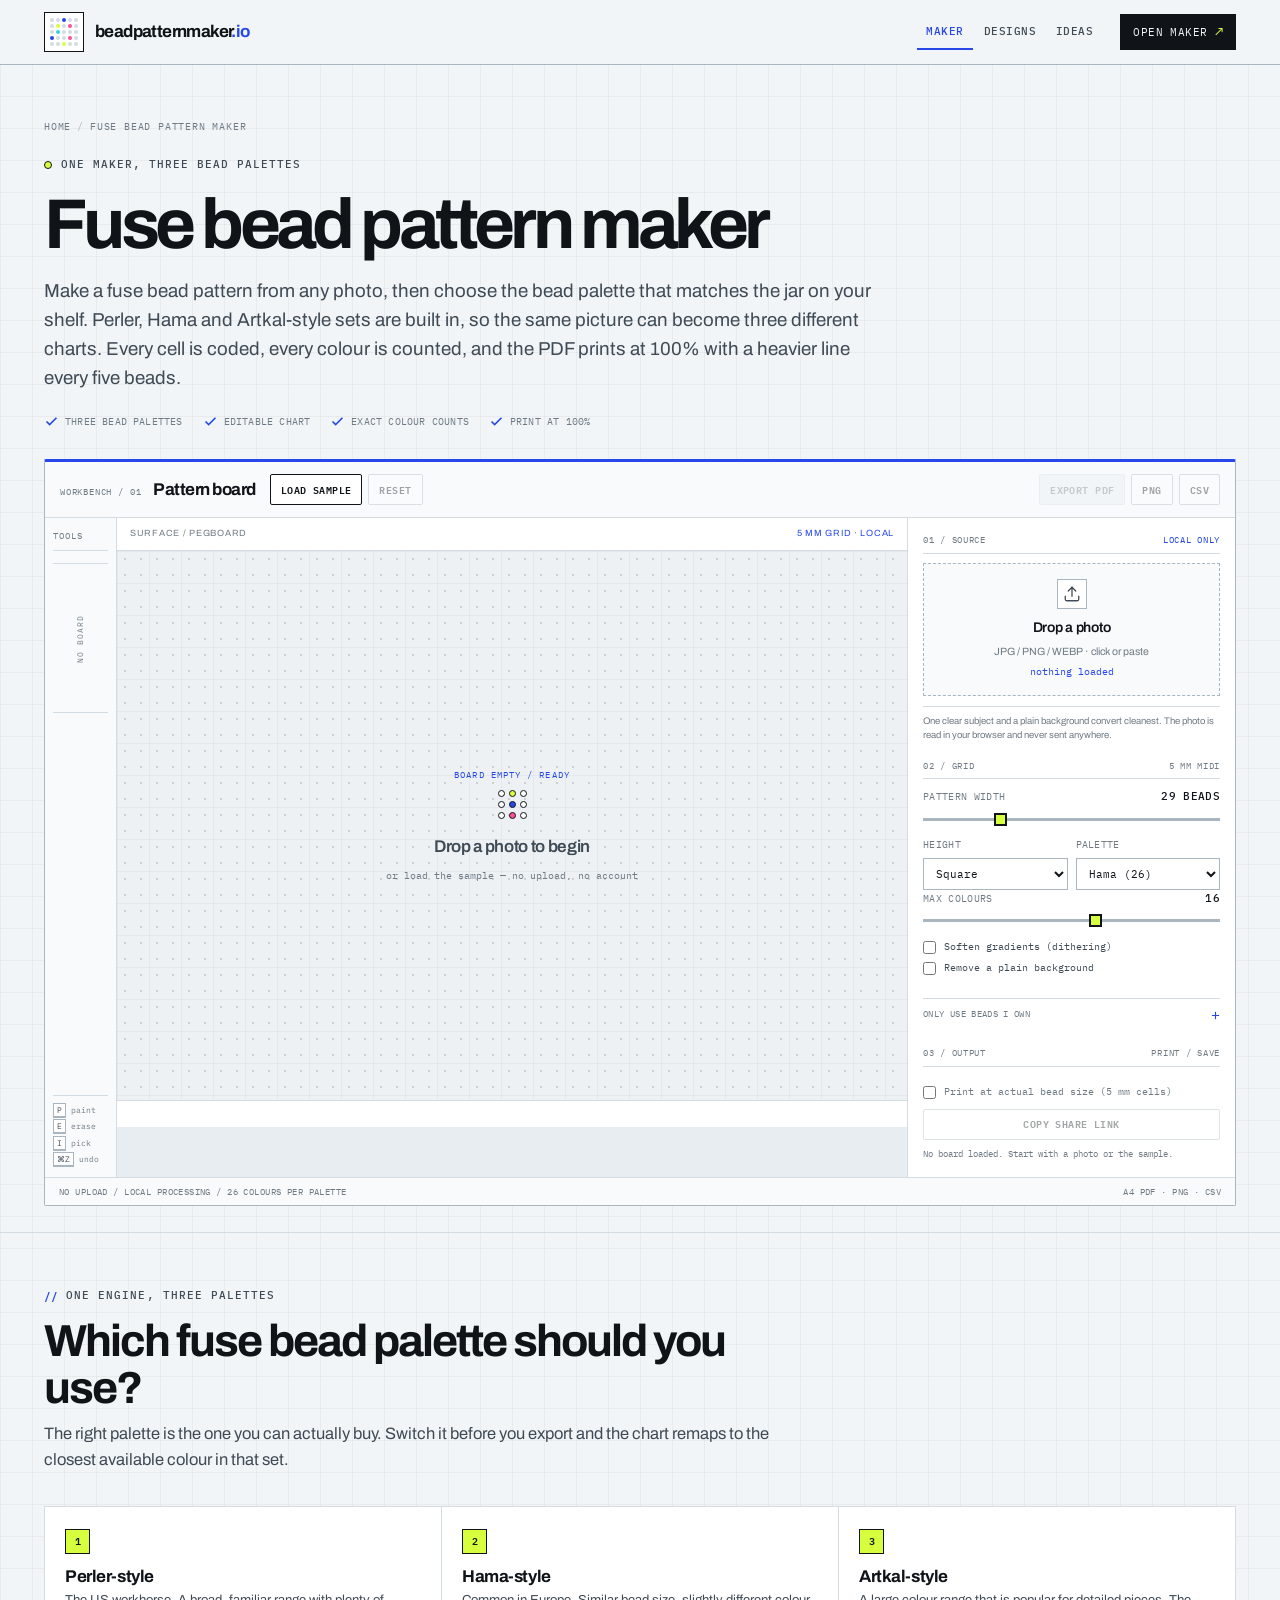
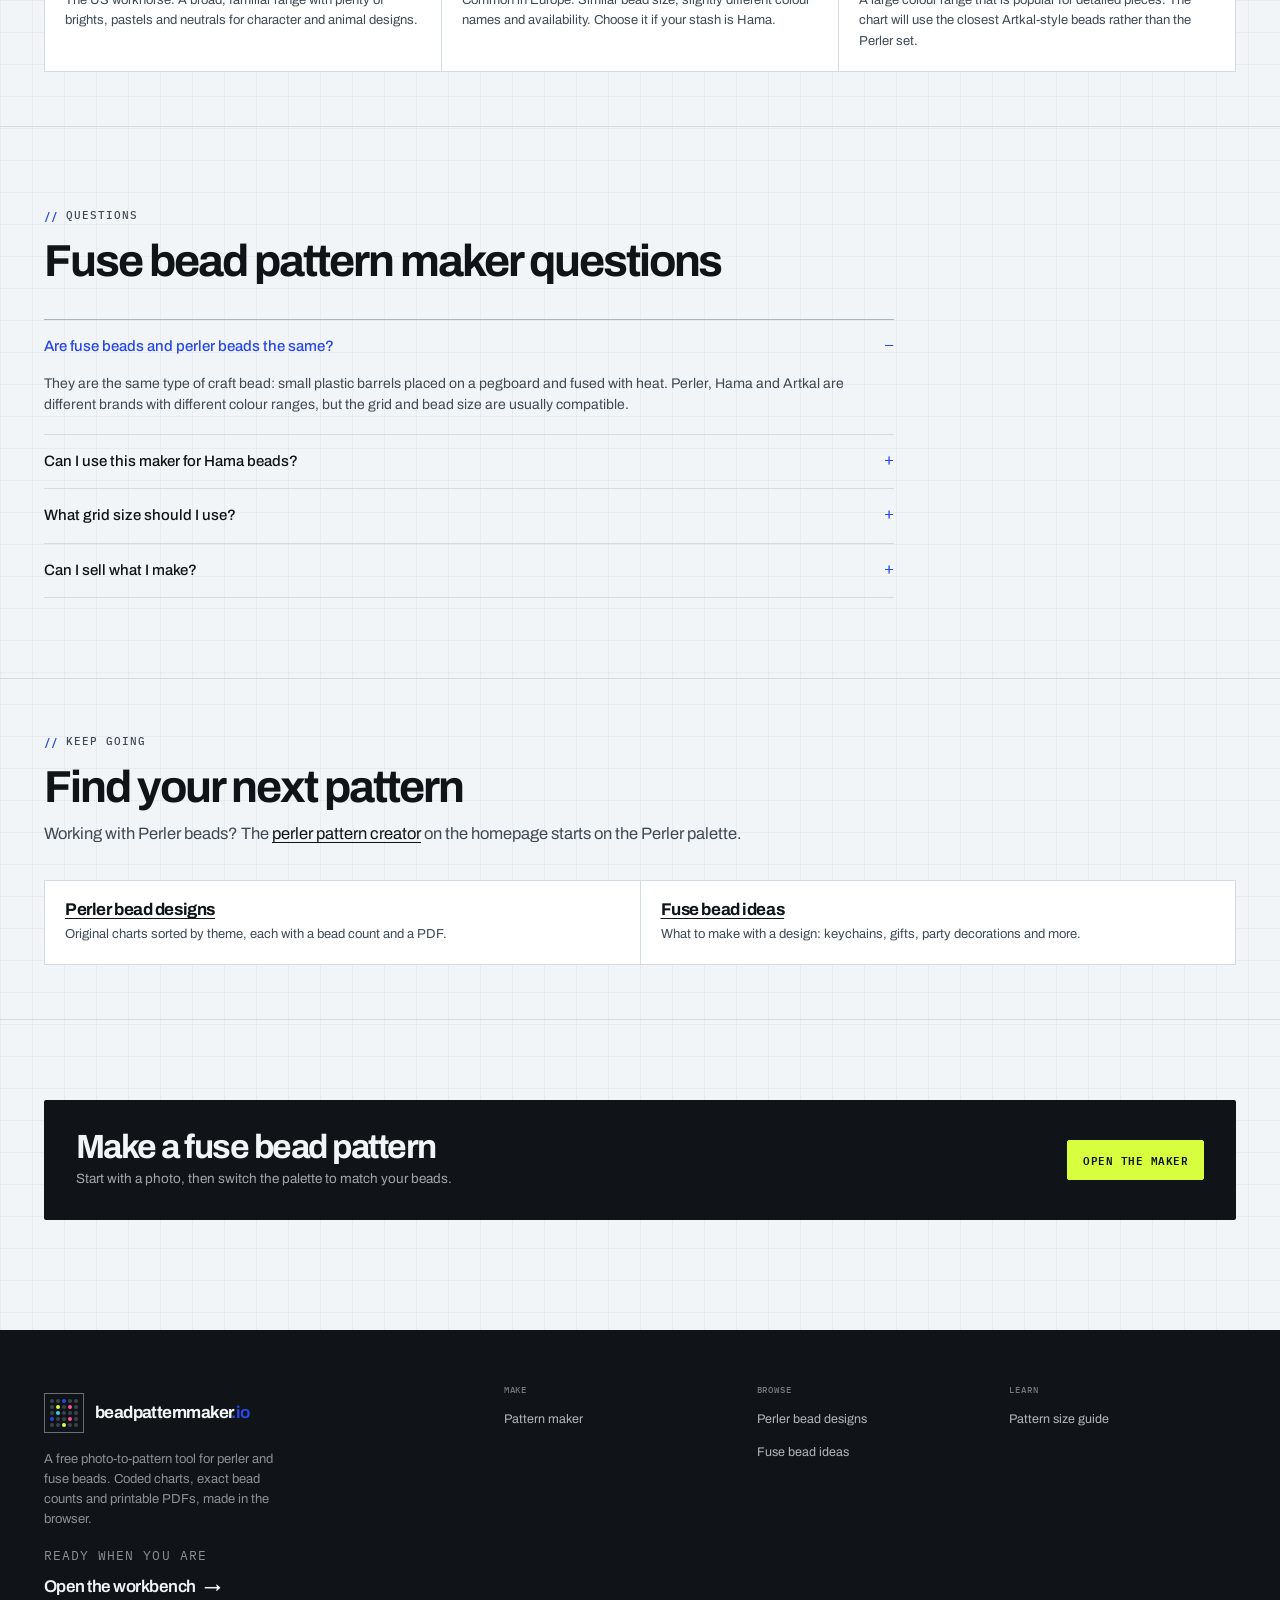
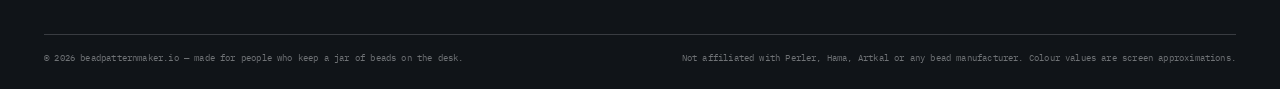
<file: fuse-bead-pattern-maker/index.html>
<!doctype html>
<html lang="en">
<head>
<meta charset="utf-8">
<meta name="viewport" content="width=device-width, initial-scale=1">
<title>Fuse Bead Pattern Maker – Free Online Generator</title>
<meta name="description" content="Free fuse bead pattern maker for Perler, Hama and Artkal beads. Convert a photo into a coded chart, edit any bead and print a ready-to-follow PDF.">
<link rel="canonical" href="https://beadpatternmaker.io/fuse-bead-pattern-maker/">
<meta name="theme-color" content="#f2f5f7">
<meta name="color-scheme" content="light">
<meta name="robots" content="index,follow,max-image-preview:large">
<meta property="og:type" content="website">
<meta property="og:site_name" content="Bead Pattern Maker">
<meta property="og:title" content="Fuse Bead Pattern Maker – Free Online Generator">
<meta property="og:description" content="Free fuse bead pattern maker for Perler, Hama and Artkal beads. Convert a photo into a coded chart, edit any bead and print a ready-to-follow PDF.">
<meta property="og:url" content="https://beadpatternmaker.io/fuse-bead-pattern-maker/">
<meta property="og:image" content="https://beadpatternmaker.io/assets/og.png">
<meta property="og:image:width" content="1200">
<meta property="og:image:height" content="630">
<meta name="twitter:card" content="summary_large_image">
<meta name="twitter:title" content="Fuse Bead Pattern Maker – Free Online Generator">
<meta name="twitter:description" content="Free fuse bead pattern maker for Perler, Hama and Artkal beads. Convert a photo into a coded chart, edit any bead and print a ready-to-follow PDF.">
<meta name="twitter:image" content="https://beadpatternmaker.io/assets/og.png">
<link rel="icon" href="/assets/favicon.svg" type="image/svg+xml">
<link rel="apple-touch-icon" href="/assets/apple-touch-icon.png">
<link rel="manifest" href="/manifest.webmanifest">
<link rel="preconnect" href="https://fonts.googleapis.com">
<link rel="preconnect" href="https://fonts.gstatic.com" crossorigin>
<link href="https://fonts.googleapis.com/css2?family=Archivo:wght@400;500;600;700;800&family=IBM+Plex+Mono:wght@400;500;600&display=swap" rel="stylesheet">
<link rel="stylesheet" href="/css/site.css">
<script type="application/ld+json">{"@context":"https://schema.org","@graph":[{"@type":"WebApplication","name":"Fuse bead pattern maker","url":"https://beadpatternmaker.io/fuse-bead-pattern-maker/","applicationCategory":"DesignApplication","operatingSystem":"Any","browserRequirements":"Requires JavaScript","description":"Free fuse bead pattern maker for Perler, Hama and Artkal beads. Convert a photo into a coded chart, edit any bead and print a ready-to-follow PDF.","offers":{"@type":"Offer","price":"0","priceCurrency":"USD"}},{"@type":"FAQPage","mainEntity":[{"@type":"Question","name":"Are fuse beads and perler beads the same?","acceptedAnswer":{"@type":"Answer","text":"They are the same type of craft bead: small plastic barrels placed on a pegboard and fused with heat. Perler, Hama and Artkal are different brands with different colour ranges, but the grid and bead size are usually compatible."}},{"@type":"Question","name":"Can I use this maker for Hama beads?","acceptedAnswer":{"@type":"Answer","text":"Yes. Choose the Hama-style palette before you export and the chart will use the closest Hama colours. Check a real bead against the screen swatch before a large project."}},{"@type":"Question","name":"What grid size should I use?","acceptedAnswer":{"@type":"Answer","text":"29 × 29 matches a standard square pegboard. Use 16 × 16 for a keychain or magnet and 48 × 48 or 64 × 64 for a larger wall piece."}},{"@type":"Question","name":"Can I sell what I make?","acceptedAnswer":{"@type":"Answer","text":"The patterns you generate from your own photos are yours to use. The site's original gallery designs are free to make for personal use; if you plan to sell finished pieces, use your own source images and check the terms of the bead brand you use."}}]}]}</script>
</head>
<body>
<a class="skip" href="#main">Skip to content</a>
<header class="site-header">
  <div class="wrap header-inner">
    <a class="brand" href="/" aria-label="Bead Pattern Maker home">
      <span class="brand-mark" aria-hidden="true"><i></i><i></i><i class="is-bead" style="--b:#2747e8"></i><i></i><i></i><i></i><i class="is-bead" style="--b:#d8ff3e"></i><i></i><i class="is-bead" style="--b:#ff4f9a"></i><i></i><i></i><i class="is-bead" style="--b:#2fd3e2"></i><i></i><i></i><i></i><i class="is-bead" style="--b:#2747e8"></i><i></i><i></i><i class="is-bead" style="--b:#ff4f9a"></i><i></i><i></i><i></i><i class="is-bead" style="--b:#d8ff3e"></i><i></i><i></i></span>
      <span class="brand-name">beadpatternmaker<span>.io</span></span>
    </a>
    <button class="nav-toggle" type="button" aria-expanded="false" aria-controls="site-nav">Menu</button>
    <nav class="nav" id="site-nav" aria-label="Main">
      <a href="/" aria-current="page">Maker</a>
      <a href="/perler-bead-designs/">Designs</a>
      <a href="/fuse-bead-ideas/">Ideas</a>
    </nav>
    <a class="header-cta" href="/#tool">Open maker <span>↗</span></a>
  </div>
</header>
<main id="main">
  <section class="page-hero">
    <div class="wrap">
      <p class="crumb"><a href="/">Home</a><span>/</span>Fuse bead pattern maker</p>
      <span class="eyebrow">One maker, three bead palettes</span>
      <h1>Fuse bead pattern maker</h1>
      <p class="lede">Make a fuse bead pattern from any photo, then choose the bead palette that matches the jar on your shelf. Perler, Hama and Artkal-style sets are built in, so the same picture can become three different charts. Every cell is coded, every colour is counted, and the PDF prints at 100% with a heavier line every five beads.</p>
      <div class="hero-meta">
        <span><svg width="15" height="15" viewBox="0 0 24 24" fill="none" stroke="currentColor" stroke-width="2.6" aria-hidden="true"><path d="M20 6 9 17l-5-5"/></svg>Three bead palettes</span>
        <span><svg width="15" height="15" viewBox="0 0 24 24" fill="none" stroke="currentColor" stroke-width="2.6" aria-hidden="true"><path d="M20 6 9 17l-5-5"/></svg>Editable chart</span>
        <span><svg width="15" height="15" viewBox="0 0 24 24" fill="none" stroke="currentColor" stroke-width="2.6" aria-hidden="true"><path d="M20 6 9 17l-5-5"/></svg>Exact colour counts</span>
        <span><svg width="15" height="15" viewBox="0 0 24 24" fill="none" stroke="currentColor" stroke-width="2.6" aria-hidden="true"><path d="M20 6 9 17l-5-5"/></svg>Print at 100%</span>
      </div>
    </div>
  </section>

  <div class="wrap" id="tool">
  <div class="workbench">
    <div class="workbench-head">
      <div class="wb-heading">
        <span class="mono">WORKBENCH / 01</span>
        <h2>Pattern board</h2>
      </div>
      <div class="wb-quick">
        <button class="btn btn--small" type="button" id="sample">Load sample</button>
        <button class="btn btn--small btn--quiet" type="button" id="reset" disabled>Reset</button>
      </div>
      <div class="wb-export">
        <button class="btn btn--small btn--primary" type="button" id="dlPdf" disabled>Export PDF</button>
        <button class="btn btn--small btn--quiet" type="button" id="dlPng" disabled>PNG</button>
        <button class="btn btn--small btn--quiet" type="button" id="dlCsv" disabled>CSV</button>
      </div>
    </div>

    <div class="workbench-grid">
      <aside class="wb-rail">
        <div class="rail-head mono">TOOLS</div>
        <div class="editor-bar" id="editorBar" hidden>
          <div class="tool-group" role="group" aria-label="Edit tool">
            <button type="button" data-tool="paint" aria-pressed="true" title="Paint (P)">Paint</button>
            <button type="button" data-tool="erase" aria-pressed="false" title="Erase (E)">Erase</button>
            <button type="button" data-tool="pick" aria-pressed="false" title="Pick a colour (I)">Pick</button>
          </div>
          <div class="tool-group" role="group" aria-label="History">
            <button type="button" id="undo" disabled title="Undo (Cmd+Z)">Undo</button>
            <button type="button" id="redo" disabled title="Redo (Shift+Cmd+Z)">Redo</button>
          </div>
          <div class="swatch-strip" id="paletteStrip" role="group" aria-label="Active bead colour"></div>
        </div>
        <div class="rail-empty">
          <span class="mono">NO BOARD</span>
          <p>Load a sample or drop a photo to unlock the paint tools.</p>
        </div>
        <div class="rail-shortcuts" aria-label="Keyboard shortcuts">
          <span><kbd>P</kbd> paint</span>
          <span><kbd>E</kbd> erase</span>
          <span><kbd>I</kbd> pick</span>
          <span><kbd>⌘Z</kbd> undo</span>
        </div>
      </aside>

      <div class="wb-stage">
        <div class="stage-head">
          <span>SURFACE / PEGBOARD</span>
          <span class="surface-live">5 MM GRID · <span class="stage-code">LOCAL</span></span>
        </div>
        <div class="preview-shell">
          <canvas id="preview" width="600" height="380" aria-label="Bead pattern preview"></canvas>
          <button type="button" class="preview-empty" id="emptyState">
            <span class="empty-kicker">BOARD EMPTY / READY</span>
            <span class="empty-mark" aria-hidden="true"><i></i><i></i><i></i><i></i><i></i><i></i><i></i><i></i><i></i></span>
            <strong>Drop a photo to begin</strong>
            <span>or load the sample — no upload, no account</span>
          </button>
        </div>
        <div class="stage-stats">
          <div class="stats" id="stats" hidden></div>
          <div class="legend" id="legend" hidden></div>
        </div>
      </div>

      <aside class="wb-inspector">
        <div class="inspector-block">
          <div class="inspector-head"><span>01 / SOURCE</span><span class="accent">LOCAL ONLY</span></div>
          <label class="dropzone" id="drop" for="file" tabindex="0">
            <input type="file" id="file" accept="image/*" hidden>
            <span class="drop-icon" aria-hidden="true">
              <svg width="18" height="18" viewBox="0 0 24 24" fill="none" stroke="currentColor" stroke-width="1.7" stroke-linecap="round" stroke-linejoin="round">
                <path d="M21 15v4a2 2 0 0 1-2 2H5a2 2 0 0 1-2-2v-4"/><path d="m17 8-5-5-5 5"/><path d="M12 3v12"/>
              </svg>
            </span>
            <strong>Drop a photo</strong>
            <span>JPG / PNG / WEBP · click or paste</span>
            <span class="file-name" id="fileName">nothing loaded</span>
          </label>
          <p class="hint">One clear subject and a plain background convert cleanest. The photo is read in your browser and never sent anywhere.</p>
        </div>

        <div class="inspector-block">
          <div class="inspector-head"><span>02 / GRID</span><span>5 MM MIDI</span></div>
          <label class="field">
            <span>Pattern width <b><span id="widthVal">29</span> beads</b></span>
            <input type="range" id="width" min="12" max="80" step="1" value="29">
          </label>
          <div class="field-row two">
            <label class="field">
              <span>Height</span>
              <select id="rows"><option value="square" selected>Square</option><option value="auto">Photo ratio</option><option value="16">16 rows</option><option value="29">29 rows</option><option value="48">48 rows</option><option value="64">64 rows</option></select>
            </label>
            <label class="field">
              <span>Palette</span>
              <select id="palette"><option value="perler">Perler (26)</option><option value="hama" selected>Hama (26)</option><option value="artkal">Artkal (26)</option></select>
            </label>
          </div>
          <label class="field">
            <span>Max colours <b><span id="maxColorsVal">16</span></b></span>
            <input type="range" id="maxColors" min="2" max="26" step="1" value="16">
          </label>
          <label class="check">
            <input type="checkbox" id="dither">
            Soften gradients (dithering)
          </label>
          <label class="check">
            <input type="checkbox" id="dropBg">
            Remove a plain background
          </label>
        </div>

        <details class="panel" id="cropPanel" hidden>
          <summary>Frame the photo</summary>
          <div class="panel-body">
            <div class="crop-stage">
              <canvas id="cropCanvas" width="560" height="360" aria-label="Crop preview"></canvas>
            </div>
            <label class="field">
              <span>Zoom <b><span id="cropZoomVal">1.0</span>×</b></span>
              <input type="range" id="cropZoom" min="1" max="5" step="0.1" value="1">
            </label>
            <div class="crop-actions">
              <button type="button" class="btn btn--small" id="cropCenter">Centre</button>
              <button type="button" class="btn btn--small" id="cropReset">Reset frame</button>
            </div>
            <p class="hint" style="border:0;padding:0">Drag the frame to choose what lands on the pegboard. The chart updates as you move it.</p>
          </div>
        </details>

        <details class="panel">
          <summary>Only use beads I own</summary>
          <div class="panel-body">
            <div class="swatch-grid" id="stash" role="group" aria-label="Beads I own"></div>
            <p class="hint" style="border:0;padding:0">Tap a bead to turn it off. The chart reroutes to the nearest colour left on.</p>
          </div>
        </details>

        <div class="inspector-block inspector-output">
          <div class="inspector-head"><span>03 / OUTPUT</span><span>PRINT / SAVE</span></div>
          <label class="check check--small actual-size">
            <input type="checkbox" id="actualSize">
            Print at actual bead size (5 mm cells)
          </label>
          <div class="export-row">
            <button class="btn btn--small btn--quiet" type="button" id="shareLink" disabled>Copy share link</button>
          </div>
          <p id="status" class="tool-status" role="status" aria-live="polite">No board loaded. Start with a photo or the sample.</p>
        </div>
      </aside>
    </div>

    <div class="workbench-foot">
      <span>NO UPLOAD / LOCAL PROCESSING / 26 COLOURS PER PALETTE</span>
      <span>A4 PDF · PNG · CSV</span>
    </div>
  </div>
</div>

  <section class="section section--tight">
    <div class="wrap">
      <div class="section-head">
        <p class="eyebrow-line">One engine, three palettes</p>
        <h2>Which fuse bead palette should you use?</h2>
        <p>The right palette is the one you can actually buy. Switch it before you export and the chart remaps to the closest available colour in that set.</p>
      </div>
      <div class="callout-grid">
        <article class="callout-card">
          <span class="num" aria-hidden="true">1</span>
          <h3>Perler-style</h3>
          <p>The US workhorse. A broad, familiar range with plenty of brights, pastels and neutrals for character and animal designs.</p>
        </article>
        <article class="callout-card">
          <span class="num" aria-hidden="true">2</span>
          <h3>Hama-style</h3>
          <p>Common in Europe. Similar bead size, slightly different colour names and availability. Choose it if your stash is Hama.</p>
        </article>
        <article class="callout-card">
          <span class="num" aria-hidden="true">3</span>
          <h3>Artkal-style</h3>
          <p>A large colour range that is popular for detailed pieces. The chart will use the closest Artkal-style beads rather than the Perler set.</p>
        </article>
      </div>
    </div>
  </section>

  <section class="section">
    <div class="wrap">
      <div class="section-head">
        <p class="eyebrow-line">Questions</p>
        <h2>Fuse bead pattern maker questions</h2>
      </div>
      <div class="faq">
  <details open>
    <summary>Are fuse beads and perler beads the same?</summary>
    <div class="answer">They are the same type of craft bead: small plastic barrels placed on a pegboard and fused with heat. Perler, Hama and Artkal are different brands with different colour ranges, but the grid and bead size are usually compatible.</div>
  </details>
  <details>
    <summary>Can I use this maker for Hama beads?</summary>
    <div class="answer">Yes. Choose the Hama-style palette before you export and the chart will use the closest Hama colours. Check a real bead against the screen swatch before a large project.</div>
  </details>
  <details>
    <summary>What grid size should I use?</summary>
    <div class="answer">29 × 29 matches a standard square pegboard. Use 16 × 16 for a keychain or magnet and 48 × 48 or 64 × 64 for a larger wall piece.</div>
  </details>
  <details>
    <summary>Can I sell what I make?</summary>
    <div class="answer">The patterns you generate from your own photos are yours to use. The site's original gallery designs are free to make for personal use; if you plan to sell finished pieces, use your own source images and check the terms of the bead brand you use.</div>
  </details>
</div>
    </div>
  </section>

  <section class="section section--tight">
  <div class="wrap">
    <div class="section-head">
      <p class="eyebrow-line">Keep going</p>
      <h2>Find your next pattern</h2>
      <p>Working with Perler beads? The <a href="/">perler pattern creator</a> on the homepage starts on the Perler palette.</p>
    </div>
    <div class="callout-grid callout-grid--fit">
      <article class="callout-card">
        <h3><a href="/perler-bead-designs/">Perler bead designs</a></h3>
        <p>Original charts sorted by theme, each with a bead count and a PDF.</p>
      </article>
      <article class="callout-card">
        <h3><a href="/fuse-bead-ideas/">Fuse bead ideas</a></h3>
        <p>What to make with a design: keychains, gifts, party decorations and more.</p>
      </article>
    </div>
  </div>
</section>

  <section class="section">
  <div class="wrap">
    <div class="cta-band">
      <div>
        <h2>Make a fuse bead pattern</h2>
        <p>Start with a photo, then switch the palette to match your beads.</p>
      </div>
      <a class="btn btn--primary" href="#tool">Open the maker</a>
    </div>
  </div>
</section>
</main>
<footer class="site-footer">
  <div class="wrap">
    <div class="footer-top">
      <div class="footer-about">
        <a class="brand" href="/" aria-label="Bead Pattern Maker home">
          <span class="brand-mark" aria-hidden="true"><i></i><i></i><i class="is-bead" style="--b:#2747e8"></i><i></i><i></i><i></i><i class="is-bead" style="--b:#d8ff3e"></i><i></i><i class="is-bead" style="--b:#ff4f9a"></i><i></i><i></i><i class="is-bead" style="--b:#2fd3e2"></i><i></i><i></i><i></i><i class="is-bead" style="--b:#2747e8"></i><i></i><i></i><i class="is-bead" style="--b:#ff4f9a"></i><i></i><i></i><i></i><i class="is-bead" style="--b:#d8ff3e"></i><i></i><i></i></span>
          <span class="brand-name">beadpatternmaker<span>.io</span></span>
        </a>
        <p>A free photo-to-pattern tool for perler and fuse beads. Coded charts, exact bead counts and printable PDFs, made in the browser.</p>
        <p class="footer-kicker">Ready when you are</p>
        <a class="footer-link" href="/#tool">Open the workbench <span>→</span></a>
      </div>
      <div class="footer-grid">
        <div>
          <h4>Make</h4>
          <ul>
            <li><a href="/">Pattern maker</a></li>
          </ul>
        </div>
        <div>
          <h4>Browse</h4>
          <ul>
            <li><a href="/perler-bead-designs/">Perler bead designs</a></li>
            <li><a href="/fuse-bead-ideas/">Fuse bead ideas</a></li>
          </ul>
        </div>
        <div>
          <h4>Learn</h4>
          <ul>
            <li><a href="/perler-bead-designs/#sizes">Pattern size guide</a></li>
          </ul>
        </div>
      </div>
    </div>
    <div class="footer-bottom">
      <p>© 2026 beadpatternmaker.io — made for people who keep a jar of beads on the desk.</p>
      <p>Not affiliated with Perler, Hama, Artkal or any bead manufacturer. Colour values are screen approximations.</p>
    </div>
  </div>
</footer>
<script>window.BPM_TOOL = {"cols":29,"rows":"square","palette":"hama","maxColors":16};</script>
<script src="/js/site.js"></script>
<script src="/js/palettes.js"></script>
<script src="/js/quantize.js"></script>
<script src="/js/render.js"></script>
<script src="/js/pdf.js"></script>
<script src="/js/share.js"></script>
<script src="/js/frame.js"></script>
<script src="/js/patterns-data.js"></script>
<script src="/js/app.js"></script>
</body>
</html>
</file>
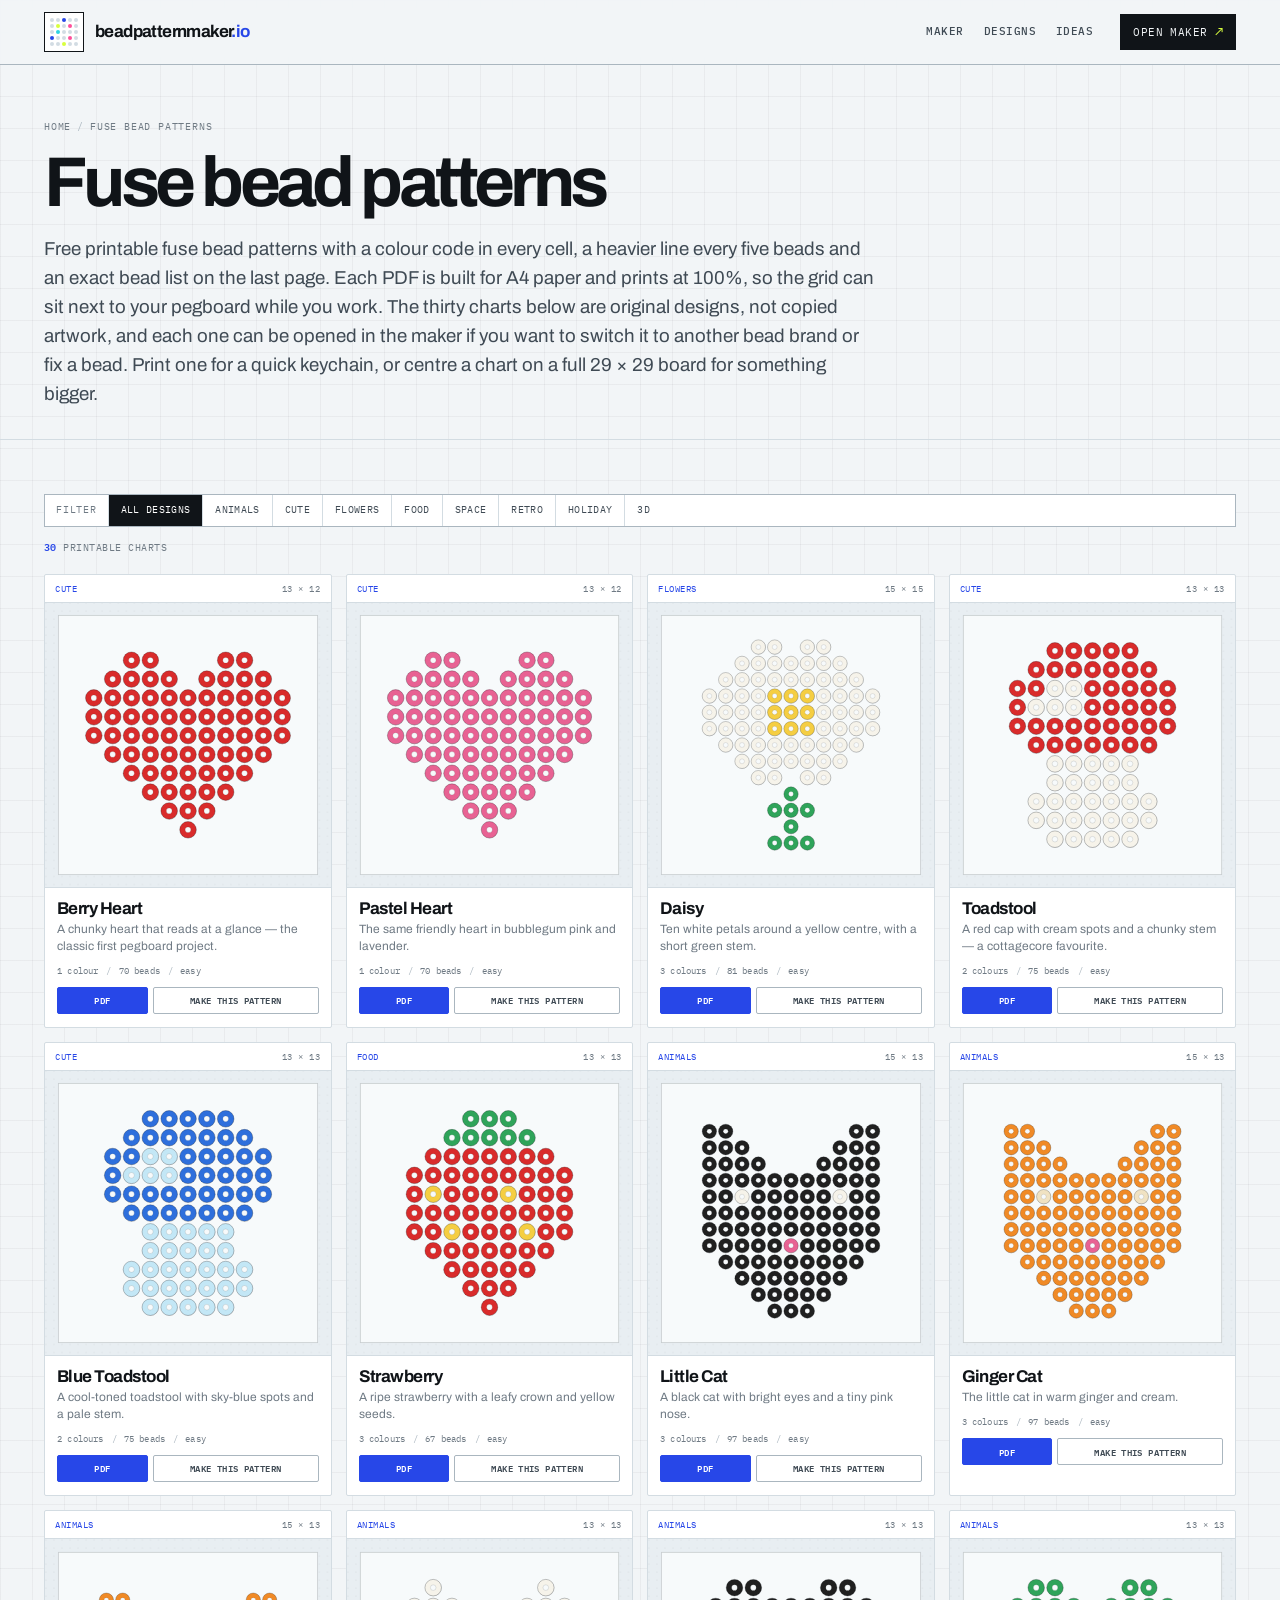
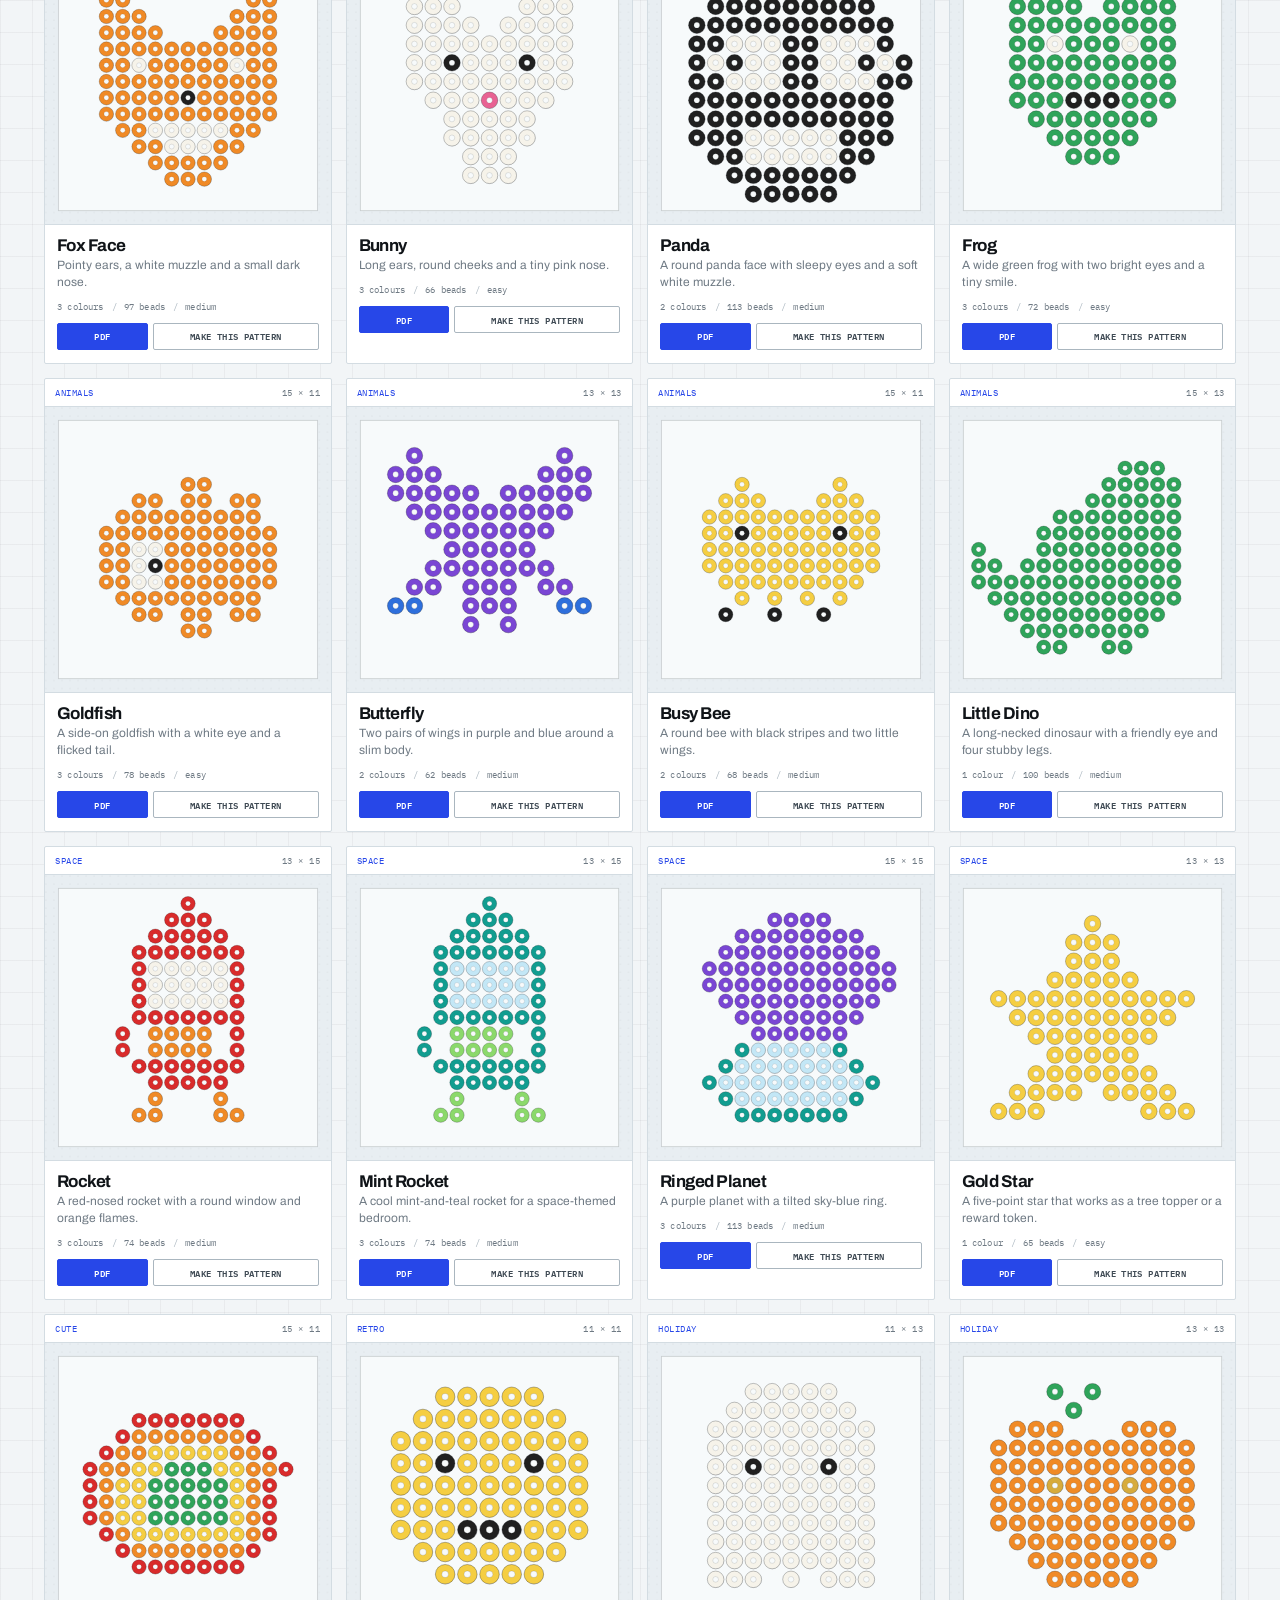
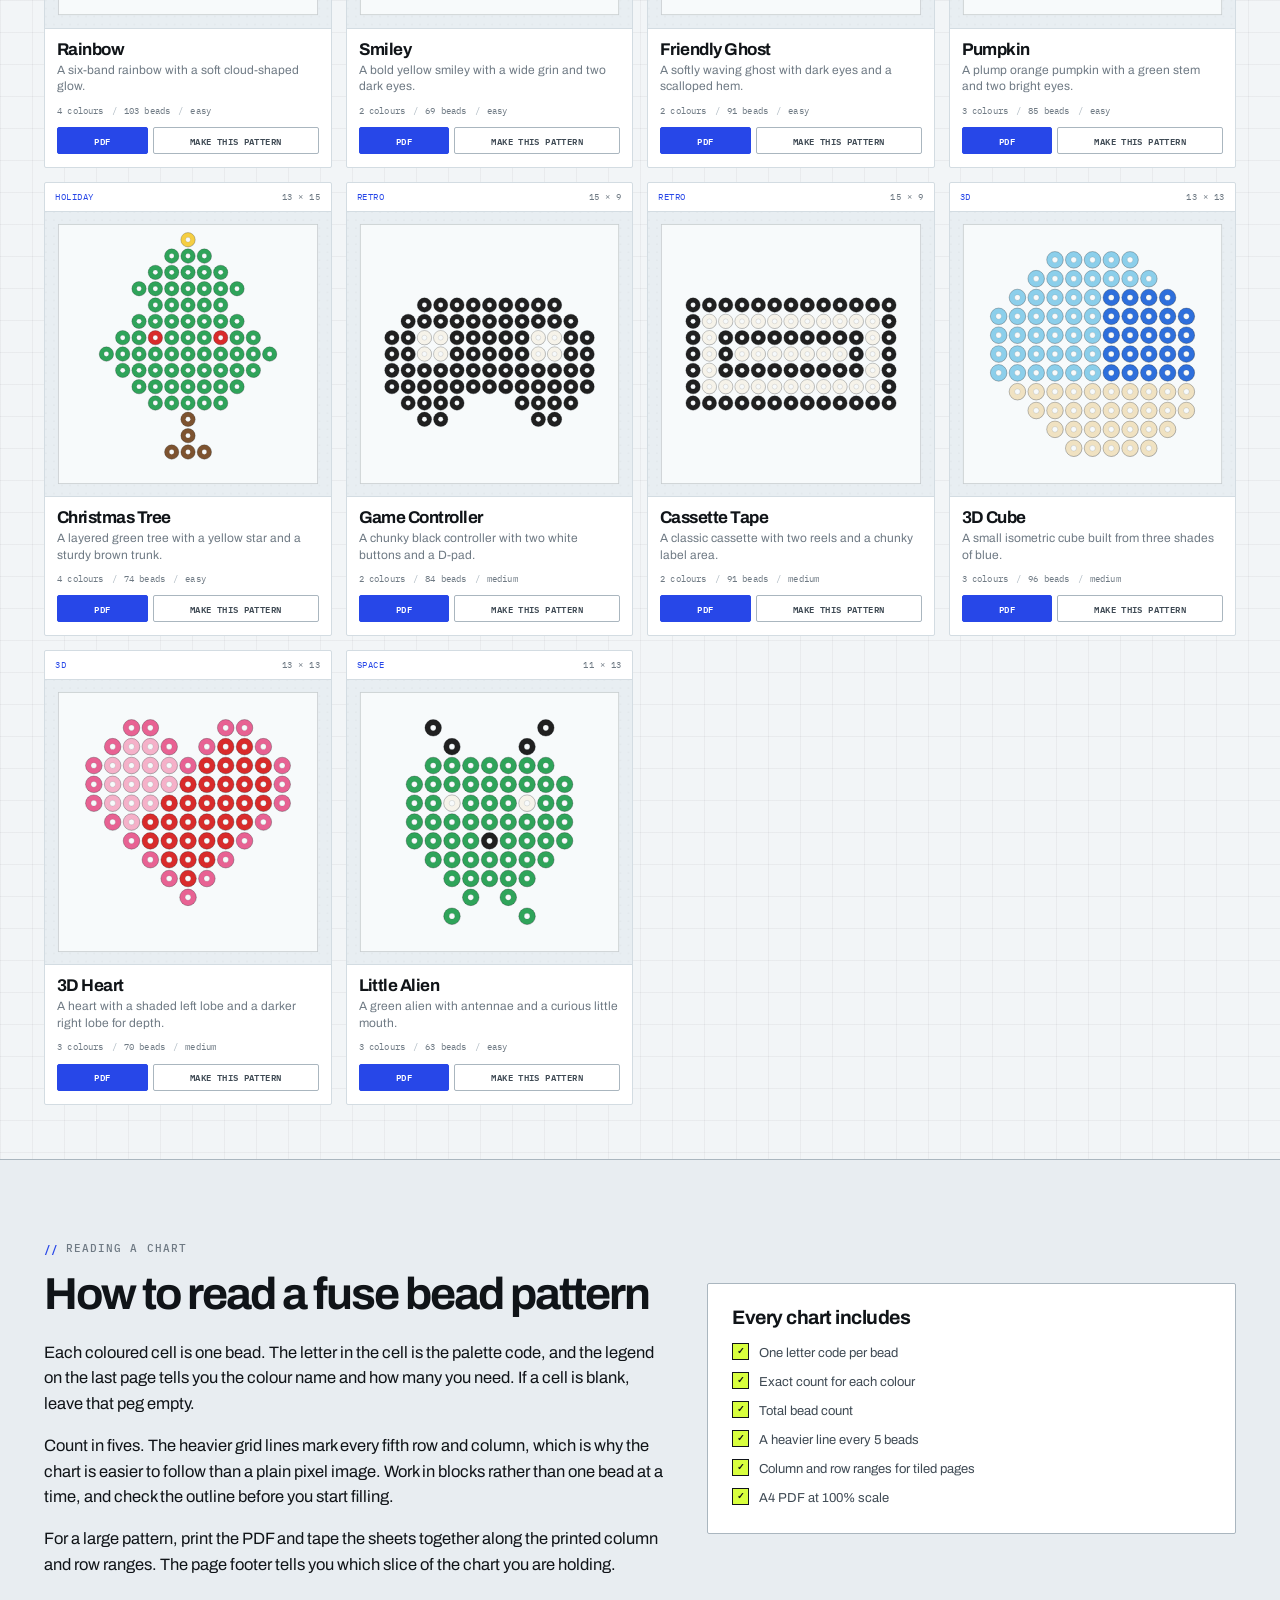
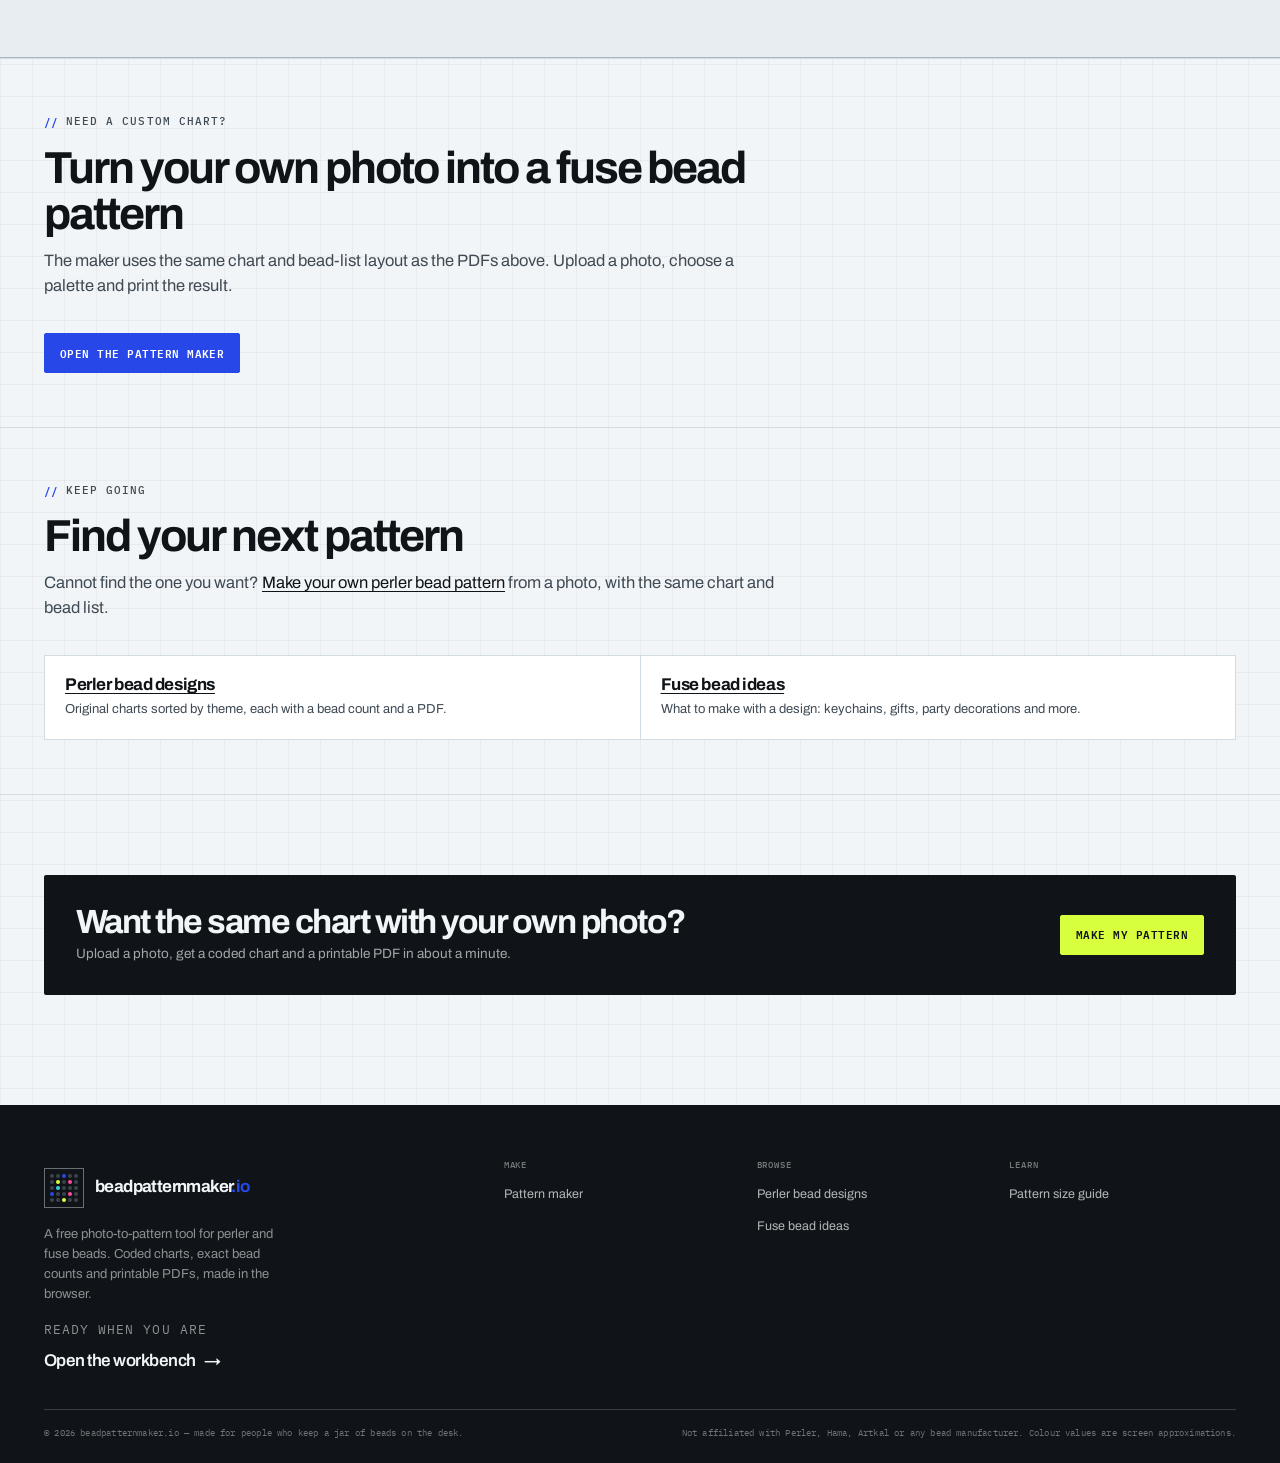
<file: fuse-bead-patterns/index.html>
<!doctype html>
<html lang="en">
<head>
<meta charset="utf-8">
<meta name="viewport" content="width=device-width, initial-scale=1">
<title>Fuse Bead Patterns – Free Printable Charts (PDF)</title>
<meta name="description" content="Free printable fuse bead patterns with a colour code in every cell, exact bead counts and an A4 PDF. Thirty original designs for Perler and Hama beads.">
<link rel="canonical" href="https://beadpatternmaker.io/fuse-bead-patterns/">
<meta name="theme-color" content="#f2f5f7">
<meta name="color-scheme" content="light">
<meta name="robots" content="index,follow,max-image-preview:large">
<meta property="og:type" content="website">
<meta property="og:site_name" content="Bead Pattern Maker">
<meta property="og:title" content="Fuse bead patterns — free printable PDF charts">
<meta property="og:description" content="Thirty free charts with colour codes and bead lists. Print at 100% or open one in the maker.">
<meta property="og:url" content="https://beadpatternmaker.io/fuse-bead-patterns/">
<meta property="og:image" content="https://beadpatternmaker.io/assets/og.png">
<meta property="og:image:width" content="1200">
<meta property="og:image:height" content="630">
<meta name="twitter:card" content="summary_large_image">
<meta name="twitter:title" content="Fuse bead patterns — free printable PDF charts">
<meta name="twitter:description" content="Thirty free charts with colour codes and bead lists. Print at 100% or open one in the maker.">
<meta name="twitter:image" content="https://beadpatternmaker.io/assets/og.png">
<link rel="icon" href="/assets/favicon.svg" type="image/svg+xml">
<link rel="apple-touch-icon" href="/assets/apple-touch-icon.png">
<link rel="manifest" href="/manifest.webmanifest">
<link rel="preconnect" href="https://fonts.googleapis.com">
<link rel="preconnect" href="https://fonts.gstatic.com" crossorigin>
<link href="https://fonts.googleapis.com/css2?family=Archivo:wght@400;500;600;700;800&family=IBM+Plex+Mono:wght@400;500;600&display=swap" rel="stylesheet">
<link rel="stylesheet" href="/css/site.css">
<script type="application/ld+json">{"@context":"https://schema.org","@type":"CollectionPage","name":"Fuse bead patterns","url":"https://beadpatternmaker.io/fuse-bead-patterns/","description":"Free printable fuse bead patterns with colour codes, bead counts and PDF charts.","mainEntity":{"@type":"ItemList","numberOfItems":30,"itemListElement":[{"@type":"ListItem","position":1,"name":"Berry Heart","url":"https://beadpatternmaker.io/fuse-bead-patterns/#berry-heart"},{"@type":"ListItem","position":2,"name":"Pastel Heart","url":"https://beadpatternmaker.io/fuse-bead-patterns/#pastel-heart"},{"@type":"ListItem","position":3,"name":"Daisy","url":"https://beadpatternmaker.io/fuse-bead-patterns/#daisy"},{"@type":"ListItem","position":4,"name":"Toadstool","url":"https://beadpatternmaker.io/fuse-bead-patterns/#mushroom"},{"@type":"ListItem","position":5,"name":"Blue Toadstool","url":"https://beadpatternmaker.io/fuse-bead-patterns/#blue-toadstool"},{"@type":"ListItem","position":6,"name":"Strawberry","url":"https://beadpatternmaker.io/fuse-bead-patterns/#strawberry"},{"@type":"ListItem","position":7,"name":"Little Cat","url":"https://beadpatternmaker.io/fuse-bead-patterns/#cat"},{"@type":"ListItem","position":8,"name":"Ginger Cat","url":"https://beadpatternmaker.io/fuse-bead-patterns/#ginger-cat"},{"@type":"ListItem","position":9,"name":"Fox Face","url":"https://beadpatternmaker.io/fuse-bead-patterns/#fox"},{"@type":"ListItem","position":10,"name":"Bunny","url":"https://beadpatternmaker.io/fuse-bead-patterns/#bunny"},{"@type":"ListItem","position":11,"name":"Panda","url":"https://beadpatternmaker.io/fuse-bead-patterns/#panda"},{"@type":"ListItem","position":12,"name":"Frog","url":"https://beadpatternmaker.io/fuse-bead-patterns/#frog"},{"@type":"ListItem","position":13,"name":"Goldfish","url":"https://beadpatternmaker.io/fuse-bead-patterns/#goldfish"},{"@type":"ListItem","position":14,"name":"Butterfly","url":"https://beadpatternmaker.io/fuse-bead-patterns/#butterfly"},{"@type":"ListItem","position":15,"name":"Busy Bee","url":"https://beadpatternmaker.io/fuse-bead-patterns/#bee"},{"@type":"ListItem","position":16,"name":"Little Dino","url":"https://beadpatternmaker.io/fuse-bead-patterns/#dinosaur"},{"@type":"ListItem","position":17,"name":"Rocket","url":"https://beadpatternmaker.io/fuse-bead-patterns/#rocket"},{"@type":"ListItem","position":18,"name":"Mint Rocket","url":"https://beadpatternmaker.io/fuse-bead-patterns/#mint-rocket"},{"@type":"ListItem","position":19,"name":"Ringed Planet","url":"https://beadpatternmaker.io/fuse-bead-patterns/#ringed-planet"},{"@type":"ListItem","position":20,"name":"Gold Star","url":"https://beadpatternmaker.io/fuse-bead-patterns/#star"},{"@type":"ListItem","position":21,"name":"Rainbow","url":"https://beadpatternmaker.io/fuse-bead-patterns/#rainbow"},{"@type":"ListItem","position":22,"name":"Smiley","url":"https://beadpatternmaker.io/fuse-bead-patterns/#smiley"},{"@type":"ListItem","position":23,"name":"Friendly Ghost","url":"https://beadpatternmaker.io/fuse-bead-patterns/#ghost"},{"@type":"ListItem","position":24,"name":"Pumpkin","url":"https://beadpatternmaker.io/fuse-bead-patterns/#pumpkin"},{"@type":"ListItem","position":25,"name":"Christmas Tree","url":"https://beadpatternmaker.io/fuse-bead-patterns/#christmas-tree"},{"@type":"ListItem","position":26,"name":"Game Controller","url":"https://beadpatternmaker.io/fuse-bead-patterns/#game-controller"},{"@type":"ListItem","position":27,"name":"Cassette Tape","url":"https://beadpatternmaker.io/fuse-bead-patterns/#cassette"},{"@type":"ListItem","position":28,"name":"3D Cube","url":"https://beadpatternmaker.io/fuse-bead-patterns/#cube"},{"@type":"ListItem","position":29,"name":"3D Heart","url":"https://beadpatternmaker.io/fuse-bead-patterns/#3d-heart"},{"@type":"ListItem","position":30,"name":"Little Alien","url":"https://beadpatternmaker.io/fuse-bead-patterns/#alien"}]}}</script>
</head>
<body>
<a class="skip" href="#main">Skip to content</a>
<header class="site-header">
  <div class="wrap header-inner">
    <a class="brand" href="/" aria-label="Bead Pattern Maker home">
      <span class="brand-mark" aria-hidden="true"><i></i><i></i><i class="is-bead" style="--b:#2747e8"></i><i></i><i></i><i></i><i class="is-bead" style="--b:#d8ff3e"></i><i></i><i class="is-bead" style="--b:#ff4f9a"></i><i></i><i></i><i class="is-bead" style="--b:#2fd3e2"></i><i></i><i></i><i></i><i class="is-bead" style="--b:#2747e8"></i><i></i><i></i><i class="is-bead" style="--b:#ff4f9a"></i><i></i><i></i><i></i><i class="is-bead" style="--b:#d8ff3e"></i><i></i><i></i></span>
      <span class="brand-name">beadpatternmaker<span>.io</span></span>
    </a>
    <button class="nav-toggle" type="button" aria-expanded="false" aria-controls="site-nav">Menu</button>
    <nav class="nav" id="site-nav" aria-label="Main">
      <a href="/">Maker</a>
      <a href="/perler-bead-designs/">Designs</a>
      <a href="/fuse-bead-ideas/">Ideas</a>
    </nav>
    <a class="header-cta" href="/#tool">Open maker <span>↗</span></a>
  </div>
</header>
<main id="main">
  <section class="page-hero">
    <div class="wrap">
      <p class="crumb"><a href="/">Home</a><span>/</span>Fuse bead patterns</p>
      <h1>Fuse bead patterns</h1>
      <p class="lede">Free printable fuse bead patterns with a colour code in every cell, a heavier line every five beads and an exact bead list on the last page. Each PDF is built for A4 paper and prints at 100%, so the grid can sit next to your pegboard while you work. The thirty charts below are original designs, not copied artwork, and each one can be opened in the maker if you want to switch it to another bead brand or fix a bead. Print one for a quick keychain, or centre a chart on a full 29 × 29 board for something bigger.</p>
    </div>
  </section>

  <section class="section section--tight">
    <div class="wrap">
      <div class="filter-bar" data-filter-bar role="group" aria-label="Filter patterns by theme">
        <span class="filter-label">Filter</span>
        <button type="button" data-filter="all" aria-pressed="true">All designs</button>
        <button type="button" data-filter="animals" aria-pressed="false">Animals</button>
        <button type="button" data-filter="cute" aria-pressed="false">Cute</button>
        <button type="button" data-filter="flowers" aria-pressed="false">Flowers</button>
        <button type="button" data-filter="food" aria-pressed="false">Food</button>
        <button type="button" data-filter="space" aria-pressed="false">Space</button>
        <button type="button" data-filter="retro" aria-pressed="false">Retro</button>
        <button type="button" data-filter="holiday" aria-pressed="false">Holiday</button>
        <button type="button" data-filter="3d" aria-pressed="false">3D</button>
      </div>
      <p class="gallery-count" data-gallery-count><b>30</b> printable charts</p>
      <div class="pattern-grid" data-gallery>
        <article class="pattern-card" data-tag="cute">
  <div class="plate-top"><span class="plate-theme">Cute</span><span>13 × 12</span></div>
  <div class="thumb"><img src="/assets/designs/berry-heart-perler-bead-pattern-13x12.svg" alt="Berry Heart perler bead design in a 13 by 12 grid using 1 colour" loading="lazy" width="640" height="640"></div>
  <div class="meta">
    <h3>Berry Heart</h3>
    <p>A chunky heart that reads at a glance — the classic first pegboard project.</p>
    <div class="meta-row">
      <span>1 colour</span>
      <span>70 beads</span>
      <span>easy</span>
    </div>
    <div class="card-actions"><a class="btn btn--primary" href="/assets/pdfs/berry-heart-perler-bead-pattern-13x12.pdf" download>PDF</a><a class="btn btn--ghost btn--wide" href="/?design=berry-heart">Make this pattern</a></div>
  </div>
</article>
        <article class="pattern-card" data-tag="cute">
  <div class="plate-top"><span class="plate-theme">Cute</span><span>13 × 12</span></div>
  <div class="thumb"><img src="/assets/designs/pastel-heart-perler-bead-pattern-13x12.svg" alt="Pastel Heart perler bead design in a 13 by 12 grid using 1 colour" loading="lazy" width="640" height="640"></div>
  <div class="meta">
    <h3>Pastel Heart</h3>
    <p>The same friendly heart in bubblegum pink and lavender.</p>
    <div class="meta-row">
      <span>1 colour</span>
      <span>70 beads</span>
      <span>easy</span>
    </div>
    <div class="card-actions"><a class="btn btn--primary" href="/assets/pdfs/pastel-heart-perler-bead-pattern-13x12.pdf" download>PDF</a><a class="btn btn--ghost btn--wide" href="/?design=pastel-heart">Make this pattern</a></div>
  </div>
</article>
        <article class="pattern-card" data-tag="flowers">
  <div class="plate-top"><span class="plate-theme">Flowers</span><span>15 × 15</span></div>
  <div class="thumb"><img src="/assets/designs/daisy-perler-bead-pattern-15x15.svg" alt="Daisy perler bead design in a 15 by 15 grid using 3 colours" loading="lazy" width="640" height="640"></div>
  <div class="meta">
    <h3>Daisy</h3>
    <p>Ten white petals around a yellow centre, with a short green stem.</p>
    <div class="meta-row">
      <span>3 colours</span>
      <span>81 beads</span>
      <span>easy</span>
    </div>
    <div class="card-actions"><a class="btn btn--primary" href="/assets/pdfs/daisy-perler-bead-pattern-15x15.pdf" download>PDF</a><a class="btn btn--ghost btn--wide" href="/?design=daisy">Make this pattern</a></div>
  </div>
</article>
        <article class="pattern-card" data-tag="cute">
  <div class="plate-top"><span class="plate-theme">Cute</span><span>13 × 13</span></div>
  <div class="thumb"><img src="/assets/designs/mushroom-perler-bead-pattern-13x13.svg" alt="Toadstool perler bead design in a 13 by 13 grid using 2 colours" loading="lazy" width="640" height="640"></div>
  <div class="meta">
    <h3>Toadstool</h3>
    <p>A red cap with cream spots and a chunky stem — a cottagecore favourite.</p>
    <div class="meta-row">
      <span>2 colours</span>
      <span>75 beads</span>
      <span>easy</span>
    </div>
    <div class="card-actions"><a class="btn btn--primary" href="/assets/pdfs/mushroom-perler-bead-pattern-13x13.pdf" download>PDF</a><a class="btn btn--ghost btn--wide" href="/?design=mushroom">Make this pattern</a></div>
  </div>
</article>
        <article class="pattern-card" data-tag="cute">
  <div class="plate-top"><span class="plate-theme">Cute</span><span>13 × 13</span></div>
  <div class="thumb"><img src="/assets/designs/blue-toadstool-perler-bead-pattern-13x13.svg" alt="Blue Toadstool perler bead design in a 13 by 13 grid using 2 colours" loading="lazy" width="640" height="640"></div>
  <div class="meta">
    <h3>Blue Toadstool</h3>
    <p>A cool-toned toadstool with sky-blue spots and a pale stem.</p>
    <div class="meta-row">
      <span>2 colours</span>
      <span>75 beads</span>
      <span>easy</span>
    </div>
    <div class="card-actions"><a class="btn btn--primary" href="/assets/pdfs/blue-toadstool-perler-bead-pattern-13x13.pdf" download>PDF</a><a class="btn btn--ghost btn--wide" href="/?design=blue-toadstool">Make this pattern</a></div>
  </div>
</article>
        <article class="pattern-card" data-tag="food">
  <div class="plate-top"><span class="plate-theme">Food</span><span>13 × 13</span></div>
  <div class="thumb"><img src="/assets/designs/strawberry-perler-bead-pattern-13x13.svg" alt="Strawberry perler bead design in a 13 by 13 grid using 3 colours" loading="lazy" width="640" height="640"></div>
  <div class="meta">
    <h3>Strawberry</h3>
    <p>A ripe strawberry with a leafy crown and yellow seeds.</p>
    <div class="meta-row">
      <span>3 colours</span>
      <span>67 beads</span>
      <span>easy</span>
    </div>
    <div class="card-actions"><a class="btn btn--primary" href="/assets/pdfs/strawberry-perler-bead-pattern-13x13.pdf" download>PDF</a><a class="btn btn--ghost btn--wide" href="/?design=strawberry">Make this pattern</a></div>
  </div>
</article>
        <article class="pattern-card" data-tag="animals">
  <div class="plate-top"><span class="plate-theme">Animals</span><span>15 × 13</span></div>
  <div class="thumb"><img src="/assets/designs/cat-perler-bead-pattern-15x13.svg" alt="Little Cat perler bead design in a 15 by 13 grid using 3 colours" loading="lazy" width="640" height="640"></div>
  <div class="meta">
    <h3>Little Cat</h3>
    <p>A black cat with bright eyes and a tiny pink nose.</p>
    <div class="meta-row">
      <span>3 colours</span>
      <span>97 beads</span>
      <span>easy</span>
    </div>
    <div class="card-actions"><a class="btn btn--primary" href="/assets/pdfs/cat-perler-bead-pattern-15x13.pdf" download>PDF</a><a class="btn btn--ghost btn--wide" href="/?design=cat">Make this pattern</a></div>
  </div>
</article>
        <article class="pattern-card" data-tag="animals">
  <div class="plate-top"><span class="plate-theme">Animals</span><span>15 × 13</span></div>
  <div class="thumb"><img src="/assets/designs/ginger-cat-perler-bead-pattern-15x13.svg" alt="Ginger Cat perler bead design in a 15 by 13 grid using 3 colours" loading="lazy" width="640" height="640"></div>
  <div class="meta">
    <h3>Ginger Cat</h3>
    <p>The little cat in warm ginger and cream.</p>
    <div class="meta-row">
      <span>3 colours</span>
      <span>97 beads</span>
      <span>easy</span>
    </div>
    <div class="card-actions"><a class="btn btn--primary" href="/assets/pdfs/ginger-cat-perler-bead-pattern-15x13.pdf" download>PDF</a><a class="btn btn--ghost btn--wide" href="/?design=ginger-cat">Make this pattern</a></div>
  </div>
</article>
        <article class="pattern-card" data-tag="animals">
  <div class="plate-top"><span class="plate-theme">Animals</span><span>15 × 13</span></div>
  <div class="thumb"><img src="/assets/designs/fox-perler-bead-pattern-15x13.svg" alt="Fox Face perler bead design in a 15 by 13 grid using 3 colours" loading="lazy" width="640" height="640"></div>
  <div class="meta">
    <h3>Fox Face</h3>
    <p>Pointy ears, a white muzzle and a small dark nose.</p>
    <div class="meta-row">
      <span>3 colours</span>
      <span>97 beads</span>
      <span>medium</span>
    </div>
    <div class="card-actions"><a class="btn btn--primary" href="/assets/pdfs/fox-perler-bead-pattern-15x13.pdf" download>PDF</a><a class="btn btn--ghost btn--wide" href="/?design=fox">Make this pattern</a></div>
  </div>
</article>
        <article class="pattern-card" data-tag="animals">
  <div class="plate-top"><span class="plate-theme">Animals</span><span>13 × 13</span></div>
  <div class="thumb"><img src="/assets/designs/bunny-perler-bead-pattern-13x13.svg" alt="Bunny perler bead design in a 13 by 13 grid using 3 colours" loading="lazy" width="640" height="640"></div>
  <div class="meta">
    <h3>Bunny</h3>
    <p>Long ears, round cheeks and a tiny pink nose.</p>
    <div class="meta-row">
      <span>3 colours</span>
      <span>66 beads</span>
      <span>easy</span>
    </div>
    <div class="card-actions"><a class="btn btn--primary" href="/assets/pdfs/bunny-perler-bead-pattern-13x13.pdf" download>PDF</a><a class="btn btn--ghost btn--wide" href="/?design=bunny">Make this pattern</a></div>
  </div>
</article>
        <article class="pattern-card" data-tag="animals">
  <div class="plate-top"><span class="plate-theme">Animals</span><span>13 × 13</span></div>
  <div class="thumb"><img src="/assets/designs/panda-perler-bead-pattern-13x13.svg" alt="Panda perler bead design in a 13 by 13 grid using 2 colours" loading="lazy" width="640" height="640"></div>
  <div class="meta">
    <h3>Panda</h3>
    <p>A round panda face with sleepy eyes and a soft white muzzle.</p>
    <div class="meta-row">
      <span>2 colours</span>
      <span>113 beads</span>
      <span>medium</span>
    </div>
    <div class="card-actions"><a class="btn btn--primary" href="/assets/pdfs/panda-perler-bead-pattern-13x13.pdf" download>PDF</a><a class="btn btn--ghost btn--wide" href="/?design=panda">Make this pattern</a></div>
  </div>
</article>
        <article class="pattern-card" data-tag="animals">
  <div class="plate-top"><span class="plate-theme">Animals</span><span>13 × 13</span></div>
  <div class="thumb"><img src="/assets/designs/frog-perler-bead-pattern-13x13.svg" alt="Frog perler bead design in a 13 by 13 grid using 3 colours" loading="lazy" width="640" height="640"></div>
  <div class="meta">
    <h3>Frog</h3>
    <p>A wide green frog with two bright eyes and a tiny smile.</p>
    <div class="meta-row">
      <span>3 colours</span>
      <span>72 beads</span>
      <span>easy</span>
    </div>
    <div class="card-actions"><a class="btn btn--primary" href="/assets/pdfs/frog-perler-bead-pattern-13x13.pdf" download>PDF</a><a class="btn btn--ghost btn--wide" href="/?design=frog">Make this pattern</a></div>
  </div>
</article>
        <article class="pattern-card" data-tag="animals">
  <div class="plate-top"><span class="plate-theme">Animals</span><span>15 × 11</span></div>
  <div class="thumb"><img src="/assets/designs/goldfish-perler-bead-pattern-15x11.svg" alt="Goldfish perler bead design in a 15 by 11 grid using 3 colours" loading="lazy" width="640" height="640"></div>
  <div class="meta">
    <h3>Goldfish</h3>
    <p>A side-on goldfish with a white eye and a flicked tail.</p>
    <div class="meta-row">
      <span>3 colours</span>
      <span>78 beads</span>
      <span>easy</span>
    </div>
    <div class="card-actions"><a class="btn btn--primary" href="/assets/pdfs/goldfish-perler-bead-pattern-15x11.pdf" download>PDF</a><a class="btn btn--ghost btn--wide" href="/?design=goldfish">Make this pattern</a></div>
  </div>
</article>
        <article class="pattern-card" data-tag="animals">
  <div class="plate-top"><span class="plate-theme">Animals</span><span>13 × 13</span></div>
  <div class="thumb"><img src="/assets/designs/butterfly-perler-bead-pattern-13x13.svg" alt="Butterfly perler bead design in a 13 by 13 grid using 2 colours" loading="lazy" width="640" height="640"></div>
  <div class="meta">
    <h3>Butterfly</h3>
    <p>Two pairs of wings in purple and blue around a slim body.</p>
    <div class="meta-row">
      <span>2 colours</span>
      <span>62 beads</span>
      <span>medium</span>
    </div>
    <div class="card-actions"><a class="btn btn--primary" href="/assets/pdfs/butterfly-perler-bead-pattern-13x13.pdf" download>PDF</a><a class="btn btn--ghost btn--wide" href="/?design=butterfly">Make this pattern</a></div>
  </div>
</article>
        <article class="pattern-card" data-tag="animals">
  <div class="plate-top"><span class="plate-theme">Animals</span><span>15 × 11</span></div>
  <div class="thumb"><img src="/assets/designs/bee-perler-bead-pattern-15x11.svg" alt="Busy Bee perler bead design in a 15 by 11 grid using 2 colours" loading="lazy" width="640" height="640"></div>
  <div class="meta">
    <h3>Busy Bee</h3>
    <p>A round bee with black stripes and two little wings.</p>
    <div class="meta-row">
      <span>2 colours</span>
      <span>68 beads</span>
      <span>medium</span>
    </div>
    <div class="card-actions"><a class="btn btn--primary" href="/assets/pdfs/bee-perler-bead-pattern-15x11.pdf" download>PDF</a><a class="btn btn--ghost btn--wide" href="/?design=bee">Make this pattern</a></div>
  </div>
</article>
        <article class="pattern-card" data-tag="animals">
  <div class="plate-top"><span class="plate-theme">Animals</span><span>15 × 13</span></div>
  <div class="thumb"><img src="/assets/designs/dinosaur-perler-bead-pattern-15x13.svg" alt="Little Dino perler bead design in a 15 by 13 grid using 1 colour" loading="lazy" width="640" height="640"></div>
  <div class="meta">
    <h3>Little Dino</h3>
    <p>A long-necked dinosaur with a friendly eye and four stubby legs.</p>
    <div class="meta-row">
      <span>1 colour</span>
      <span>100 beads</span>
      <span>medium</span>
    </div>
    <div class="card-actions"><a class="btn btn--primary" href="/assets/pdfs/dinosaur-perler-bead-pattern-15x13.pdf" download>PDF</a><a class="btn btn--ghost btn--wide" href="/?design=dinosaur">Make this pattern</a></div>
  </div>
</article>
        <article class="pattern-card" data-tag="space">
  <div class="plate-top"><span class="plate-theme">Space</span><span>13 × 15</span></div>
  <div class="thumb"><img src="/assets/designs/rocket-perler-bead-pattern-13x15.svg" alt="Rocket perler bead design in a 13 by 15 grid using 3 colours" loading="lazy" width="640" height="640"></div>
  <div class="meta">
    <h3>Rocket</h3>
    <p>A red-nosed rocket with a round window and orange flames.</p>
    <div class="meta-row">
      <span>3 colours</span>
      <span>74 beads</span>
      <span>medium</span>
    </div>
    <div class="card-actions"><a class="btn btn--primary" href="/assets/pdfs/rocket-perler-bead-pattern-13x15.pdf" download>PDF</a><a class="btn btn--ghost btn--wide" href="/?design=rocket">Make this pattern</a></div>
  </div>
</article>
        <article class="pattern-card" data-tag="space">
  <div class="plate-top"><span class="plate-theme">Space</span><span>13 × 15</span></div>
  <div class="thumb"><img src="/assets/designs/mint-rocket-perler-bead-pattern-13x15.svg" alt="Mint Rocket perler bead design in a 13 by 15 grid using 3 colours" loading="lazy" width="640" height="640"></div>
  <div class="meta">
    <h3>Mint Rocket</h3>
    <p>A cool mint-and-teal rocket for a space-themed bedroom.</p>
    <div class="meta-row">
      <span>3 colours</span>
      <span>74 beads</span>
      <span>medium</span>
    </div>
    <div class="card-actions"><a class="btn btn--primary" href="/assets/pdfs/mint-rocket-perler-bead-pattern-13x15.pdf" download>PDF</a><a class="btn btn--ghost btn--wide" href="/?design=mint-rocket">Make this pattern</a></div>
  </div>
</article>
        <article class="pattern-card" data-tag="space">
  <div class="plate-top"><span class="plate-theme">Space</span><span>15 × 15</span></div>
  <div class="thumb"><img src="/assets/designs/ringed-planet-perler-bead-pattern-15x15.svg" alt="Ringed Planet perler bead design in a 15 by 15 grid using 3 colours" loading="lazy" width="640" height="640"></div>
  <div class="meta">
    <h3>Ringed Planet</h3>
    <p>A purple planet with a tilted sky-blue ring.</p>
    <div class="meta-row">
      <span>3 colours</span>
      <span>113 beads</span>
      <span>medium</span>
    </div>
    <div class="card-actions"><a class="btn btn--primary" href="/assets/pdfs/ringed-planet-perler-bead-pattern-15x15.pdf" download>PDF</a><a class="btn btn--ghost btn--wide" href="/?design=ringed-planet">Make this pattern</a></div>
  </div>
</article>
        <article class="pattern-card" data-tag="space">
  <div class="plate-top"><span class="plate-theme">Space</span><span>13 × 13</span></div>
  <div class="thumb"><img src="/assets/designs/star-perler-bead-pattern-13x13.svg" alt="Gold Star perler bead design in a 13 by 13 grid using 1 colour" loading="lazy" width="640" height="640"></div>
  <div class="meta">
    <h3>Gold Star</h3>
    <p>A five-point star that works as a tree topper or a reward token.</p>
    <div class="meta-row">
      <span>1 colour</span>
      <span>65 beads</span>
      <span>easy</span>
    </div>
    <div class="card-actions"><a class="btn btn--primary" href="/assets/pdfs/star-perler-bead-pattern-13x13.pdf" download>PDF</a><a class="btn btn--ghost btn--wide" href="/?design=star">Make this pattern</a></div>
  </div>
</article>
        <article class="pattern-card" data-tag="cute">
  <div class="plate-top"><span class="plate-theme">Cute</span><span>15 × 11</span></div>
  <div class="thumb"><img src="/assets/designs/rainbow-perler-bead-pattern-15x11.svg" alt="Rainbow perler bead design in a 15 by 11 grid using 4 colours" loading="lazy" width="640" height="640"></div>
  <div class="meta">
    <h3>Rainbow</h3>
    <p>A six-band rainbow with a soft cloud-shaped glow.</p>
    <div class="meta-row">
      <span>4 colours</span>
      <span>103 beads</span>
      <span>easy</span>
    </div>
    <div class="card-actions"><a class="btn btn--primary" href="/assets/pdfs/rainbow-perler-bead-pattern-15x11.pdf" download>PDF</a><a class="btn btn--ghost btn--wide" href="/?design=rainbow">Make this pattern</a></div>
  </div>
</article>
        <article class="pattern-card" data-tag="retro">
  <div class="plate-top"><span class="plate-theme">Retro</span><span>11 × 11</span></div>
  <div class="thumb"><img src="/assets/designs/smiley-perler-bead-pattern-11x11.svg" alt="Smiley perler bead design in a 11 by 11 grid using 2 colours" loading="lazy" width="640" height="640"></div>
  <div class="meta">
    <h3>Smiley</h3>
    <p>A bold yellow smiley with a wide grin and two dark eyes.</p>
    <div class="meta-row">
      <span>2 colours</span>
      <span>69 beads</span>
      <span>easy</span>
    </div>
    <div class="card-actions"><a class="btn btn--primary" href="/assets/pdfs/smiley-perler-bead-pattern-11x11.pdf" download>PDF</a><a class="btn btn--ghost btn--wide" href="/?design=smiley">Make this pattern</a></div>
  </div>
</article>
        <article class="pattern-card" data-tag="holiday">
  <div class="plate-top"><span class="plate-theme">Holiday</span><span>11 × 13</span></div>
  <div class="thumb"><img src="/assets/designs/ghost-perler-bead-pattern-11x13.svg" alt="Friendly Ghost perler bead design in a 11 by 13 grid using 2 colours" loading="lazy" width="640" height="640"></div>
  <div class="meta">
    <h3>Friendly Ghost</h3>
    <p>A softly waving ghost with dark eyes and a scalloped hem.</p>
    <div class="meta-row">
      <span>2 colours</span>
      <span>91 beads</span>
      <span>easy</span>
    </div>
    <div class="card-actions"><a class="btn btn--primary" href="/assets/pdfs/ghost-perler-bead-pattern-11x13.pdf" download>PDF</a><a class="btn btn--ghost btn--wide" href="/?design=ghost">Make this pattern</a></div>
  </div>
</article>
        <article class="pattern-card" data-tag="holiday">
  <div class="plate-top"><span class="plate-theme">Holiday</span><span>13 × 13</span></div>
  <div class="thumb"><img src="/assets/designs/pumpkin-perler-bead-pattern-13x13.svg" alt="Pumpkin perler bead design in a 13 by 13 grid using 3 colours" loading="lazy" width="640" height="640"></div>
  <div class="meta">
    <h3>Pumpkin</h3>
    <p>A plump orange pumpkin with a green stem and two bright eyes.</p>
    <div class="meta-row">
      <span>3 colours</span>
      <span>85 beads</span>
      <span>easy</span>
    </div>
    <div class="card-actions"><a class="btn btn--primary" href="/assets/pdfs/pumpkin-perler-bead-pattern-13x13.pdf" download>PDF</a><a class="btn btn--ghost btn--wide" href="/?design=pumpkin">Make this pattern</a></div>
  </div>
</article>
        <article class="pattern-card" data-tag="holiday">
  <div class="plate-top"><span class="plate-theme">Holiday</span><span>13 × 15</span></div>
  <div class="thumb"><img src="/assets/designs/christmas-tree-perler-bead-pattern-13x15.svg" alt="Christmas Tree perler bead design in a 13 by 15 grid using 4 colours" loading="lazy" width="640" height="640"></div>
  <div class="meta">
    <h3>Christmas Tree</h3>
    <p>A layered green tree with a yellow star and a sturdy brown trunk.</p>
    <div class="meta-row">
      <span>4 colours</span>
      <span>74 beads</span>
      <span>easy</span>
    </div>
    <div class="card-actions"><a class="btn btn--primary" href="/assets/pdfs/christmas-tree-perler-bead-pattern-13x15.pdf" download>PDF</a><a class="btn btn--ghost btn--wide" href="/?design=christmas-tree">Make this pattern</a></div>
  </div>
</article>
        <article class="pattern-card" data-tag="retro">
  <div class="plate-top"><span class="plate-theme">Retro</span><span>15 × 9</span></div>
  <div class="thumb"><img src="/assets/designs/game-controller-perler-bead-pattern-15x9.svg" alt="Game Controller perler bead design in a 15 by 9 grid using 2 colours" loading="lazy" width="640" height="640"></div>
  <div class="meta">
    <h3>Game Controller</h3>
    <p>A chunky black controller with two white buttons and a D-pad.</p>
    <div class="meta-row">
      <span>2 colours</span>
      <span>84 beads</span>
      <span>medium</span>
    </div>
    <div class="card-actions"><a class="btn btn--primary" href="/assets/pdfs/game-controller-perler-bead-pattern-15x9.pdf" download>PDF</a><a class="btn btn--ghost btn--wide" href="/?design=game-controller">Make this pattern</a></div>
  </div>
</article>
        <article class="pattern-card" data-tag="retro">
  <div class="plate-top"><span class="plate-theme">Retro</span><span>15 × 9</span></div>
  <div class="thumb"><img src="/assets/designs/cassette-perler-bead-pattern-15x9.svg" alt="Cassette Tape perler bead design in a 15 by 9 grid using 2 colours" loading="lazy" width="640" height="640"></div>
  <div class="meta">
    <h3>Cassette Tape</h3>
    <p>A classic cassette with two reels and a chunky label area.</p>
    <div class="meta-row">
      <span>2 colours</span>
      <span>91 beads</span>
      <span>medium</span>
    </div>
    <div class="card-actions"><a class="btn btn--primary" href="/assets/pdfs/cassette-perler-bead-pattern-15x9.pdf" download>PDF</a><a class="btn btn--ghost btn--wide" href="/?design=cassette">Make this pattern</a></div>
  </div>
</article>
        <article class="pattern-card" data-tag="3d">
  <div class="plate-top"><span class="plate-theme">3D</span><span>13 × 13</span></div>
  <div class="thumb"><img src="/assets/designs/cube-perler-bead-pattern-13x13.svg" alt="3D Cube perler bead design in a 13 by 13 grid using 3 colours" loading="lazy" width="640" height="640"></div>
  <div class="meta">
    <h3>3D Cube</h3>
    <p>A small isometric cube built from three shades of blue.</p>
    <div class="meta-row">
      <span>3 colours</span>
      <span>96 beads</span>
      <span>medium</span>
    </div>
    <div class="card-actions"><a class="btn btn--primary" href="/assets/pdfs/cube-perler-bead-pattern-13x13.pdf" download>PDF</a><a class="btn btn--ghost btn--wide" href="/?design=cube">Make this pattern</a></div>
  </div>
</article>
        <article class="pattern-card" data-tag="3d">
  <div class="plate-top"><span class="plate-theme">3D</span><span>13 × 13</span></div>
  <div class="thumb"><img src="/assets/designs/3d-heart-perler-bead-pattern-13x13.svg" alt="3D Heart perler bead design in a 13 by 13 grid using 3 colours" loading="lazy" width="640" height="640"></div>
  <div class="meta">
    <h3>3D Heart</h3>
    <p>A heart with a shaded left lobe and a darker right lobe for depth.</p>
    <div class="meta-row">
      <span>3 colours</span>
      <span>70 beads</span>
      <span>medium</span>
    </div>
    <div class="card-actions"><a class="btn btn--primary" href="/assets/pdfs/3d-heart-perler-bead-pattern-13x13.pdf" download>PDF</a><a class="btn btn--ghost btn--wide" href="/?design=3d-heart">Make this pattern</a></div>
  </div>
</article>
        <article class="pattern-card" data-tag="space">
  <div class="plate-top"><span class="plate-theme">Space</span><span>11 × 13</span></div>
  <div class="thumb"><img src="/assets/designs/alien-perler-bead-pattern-11x13.svg" alt="Little Alien perler bead design in a 11 by 13 grid using 3 colours" loading="lazy" width="640" height="640"></div>
  <div class="meta">
    <h3>Little Alien</h3>
    <p>A green alien with antennae and a curious little mouth.</p>
    <div class="meta-row">
      <span>3 colours</span>
      <span>63 beads</span>
      <span>easy</span>
    </div>
    <div class="card-actions"><a class="btn btn--primary" href="/assets/pdfs/alien-perler-bead-pattern-11x13.pdf" download>PDF</a><a class="btn btn--ghost btn--wide" href="/?design=alien">Make this pattern</a></div>
  </div>
</article>
      </div>
    </div>
  </section>

  <section class="section band" id="reading">
    <div class="wrap split">
      <div class="prose">
        <p class="eyebrow-line">Reading a chart</p>
        <h2>How to read a fuse bead pattern</h2>
        <p>Each coloured cell is one bead. The letter in the cell is the palette code, and the legend on the last page tells you the colour name and how many you need. If a cell is blank, leave that peg empty.</p>
        <p>Count in fives. The heavier grid lines mark every fifth row and column, which is why the chart is easier to follow than a plain pixel image. Work in blocks rather than one bead at a time, and check the outline before you start filling.</p>
        <p>For a large pattern, print the PDF and tape the sheets together along the printed column and row ranges. The page footer tells you which slice of the chart you are holding.</p>
      </div>
      <div class="card">
        <h3 style="margin-bottom:14px">Every chart includes</h3>
        <ul class="spec-list">
          <li><span class="check-mark" aria-hidden="true">✓</span>One letter code per bead</li>
          <li><span class="check-mark" aria-hidden="true">✓</span>Exact count for each colour</li>
          <li><span class="check-mark" aria-hidden="true">✓</span>Total bead count</li>
          <li><span class="check-mark" aria-hidden="true">✓</span>A heavier line every 5 beads</li>
          <li><span class="check-mark" aria-hidden="true">✓</span>Column and row ranges for tiled pages</li>
          <li><span class="check-mark" aria-hidden="true">✓</span>A4 PDF at 100% scale</li>
        </ul>
      </div>
    </div>
  </section>

  <section class="section section--tight">
    <div class="wrap">
      <div class="section-head">
        <p class="eyebrow-line">Need a custom chart?</p>
        <h2>Turn your own photo into a fuse bead pattern</h2>
        <p>The maker uses the same chart and bead-list layout as the PDFs above. Upload a photo, choose a palette and print the result.</p>
      </div>
      <p><a class="btn btn--primary" href="/#tool">Open the pattern maker</a></p>
    </div>
  </section>

  <section class="section section--tight">
  <div class="wrap">
    <div class="section-head">
      <p class="eyebrow-line">Keep going</p>
      <h2>Find your next pattern</h2>
      <p>Cannot find the one you want? <a href="/">Make your own perler bead pattern</a> from a photo, with the same chart and bead list.</p>
    </div>
    <div class="callout-grid callout-grid--fit">
      <article class="callout-card">
        <h3><a href="/perler-bead-designs/">Perler bead designs</a></h3>
        <p>Original charts sorted by theme, each with a bead count and a PDF.</p>
      </article>
      <article class="callout-card">
        <h3><a href="/fuse-bead-ideas/">Fuse bead ideas</a></h3>
        <p>What to make with a design: keychains, gifts, party decorations and more.</p>
      </article>
    </div>
  </div>
</section>

  <section class="section">
  <div class="wrap">
    <div class="cta-band">
      <div>
        <h2>Want the same chart with your own photo?</h2>
        <p>Upload a photo, get a coded chart and a printable PDF in about a minute.</p>
      </div>
      <a class="btn btn--primary" href="/#tool">Make my pattern</a>
    </div>
  </div>
</section>
</main>
<footer class="site-footer">
  <div class="wrap">
    <div class="footer-top">
      <div class="footer-about">
        <a class="brand" href="/" aria-label="Bead Pattern Maker home">
          <span class="brand-mark" aria-hidden="true"><i></i><i></i><i class="is-bead" style="--b:#2747e8"></i><i></i><i></i><i></i><i class="is-bead" style="--b:#d8ff3e"></i><i></i><i class="is-bead" style="--b:#ff4f9a"></i><i></i><i></i><i class="is-bead" style="--b:#2fd3e2"></i><i></i><i></i><i></i><i class="is-bead" style="--b:#2747e8"></i><i></i><i></i><i class="is-bead" style="--b:#ff4f9a"></i><i></i><i></i><i></i><i class="is-bead" style="--b:#d8ff3e"></i><i></i><i></i></span>
          <span class="brand-name">beadpatternmaker<span>.io</span></span>
        </a>
        <p>A free photo-to-pattern tool for perler and fuse beads. Coded charts, exact bead counts and printable PDFs, made in the browser.</p>
        <p class="footer-kicker">Ready when you are</p>
        <a class="footer-link" href="/#tool">Open the workbench <span>→</span></a>
      </div>
      <div class="footer-grid">
        <div>
          <h4>Make</h4>
          <ul>
            <li><a href="/">Pattern maker</a></li>
          </ul>
        </div>
        <div>
          <h4>Browse</h4>
          <ul>
            <li><a href="/perler-bead-designs/">Perler bead designs</a></li>
            <li><a href="/fuse-bead-ideas/">Fuse bead ideas</a></li>
          </ul>
        </div>
        <div>
          <h4>Learn</h4>
          <ul>
            <li><a href="/perler-bead-designs/#sizes">Pattern size guide</a></li>
          </ul>
        </div>
      </div>
    </div>
    <div class="footer-bottom">
      <p>© 2026 beadpatternmaker.io — made for people who keep a jar of beads on the desk.</p>
      <p>Not affiliated with Perler, Hama, Artkal or any bead manufacturer. Colour values are screen approximations.</p>
    </div>
  </div>
</footer>
<script src="/js/site.js"></script>
<script src="/js/patterns-data.js"></script>
<script src="/js/gallery.js"></script>
</body>
</html>
</file>
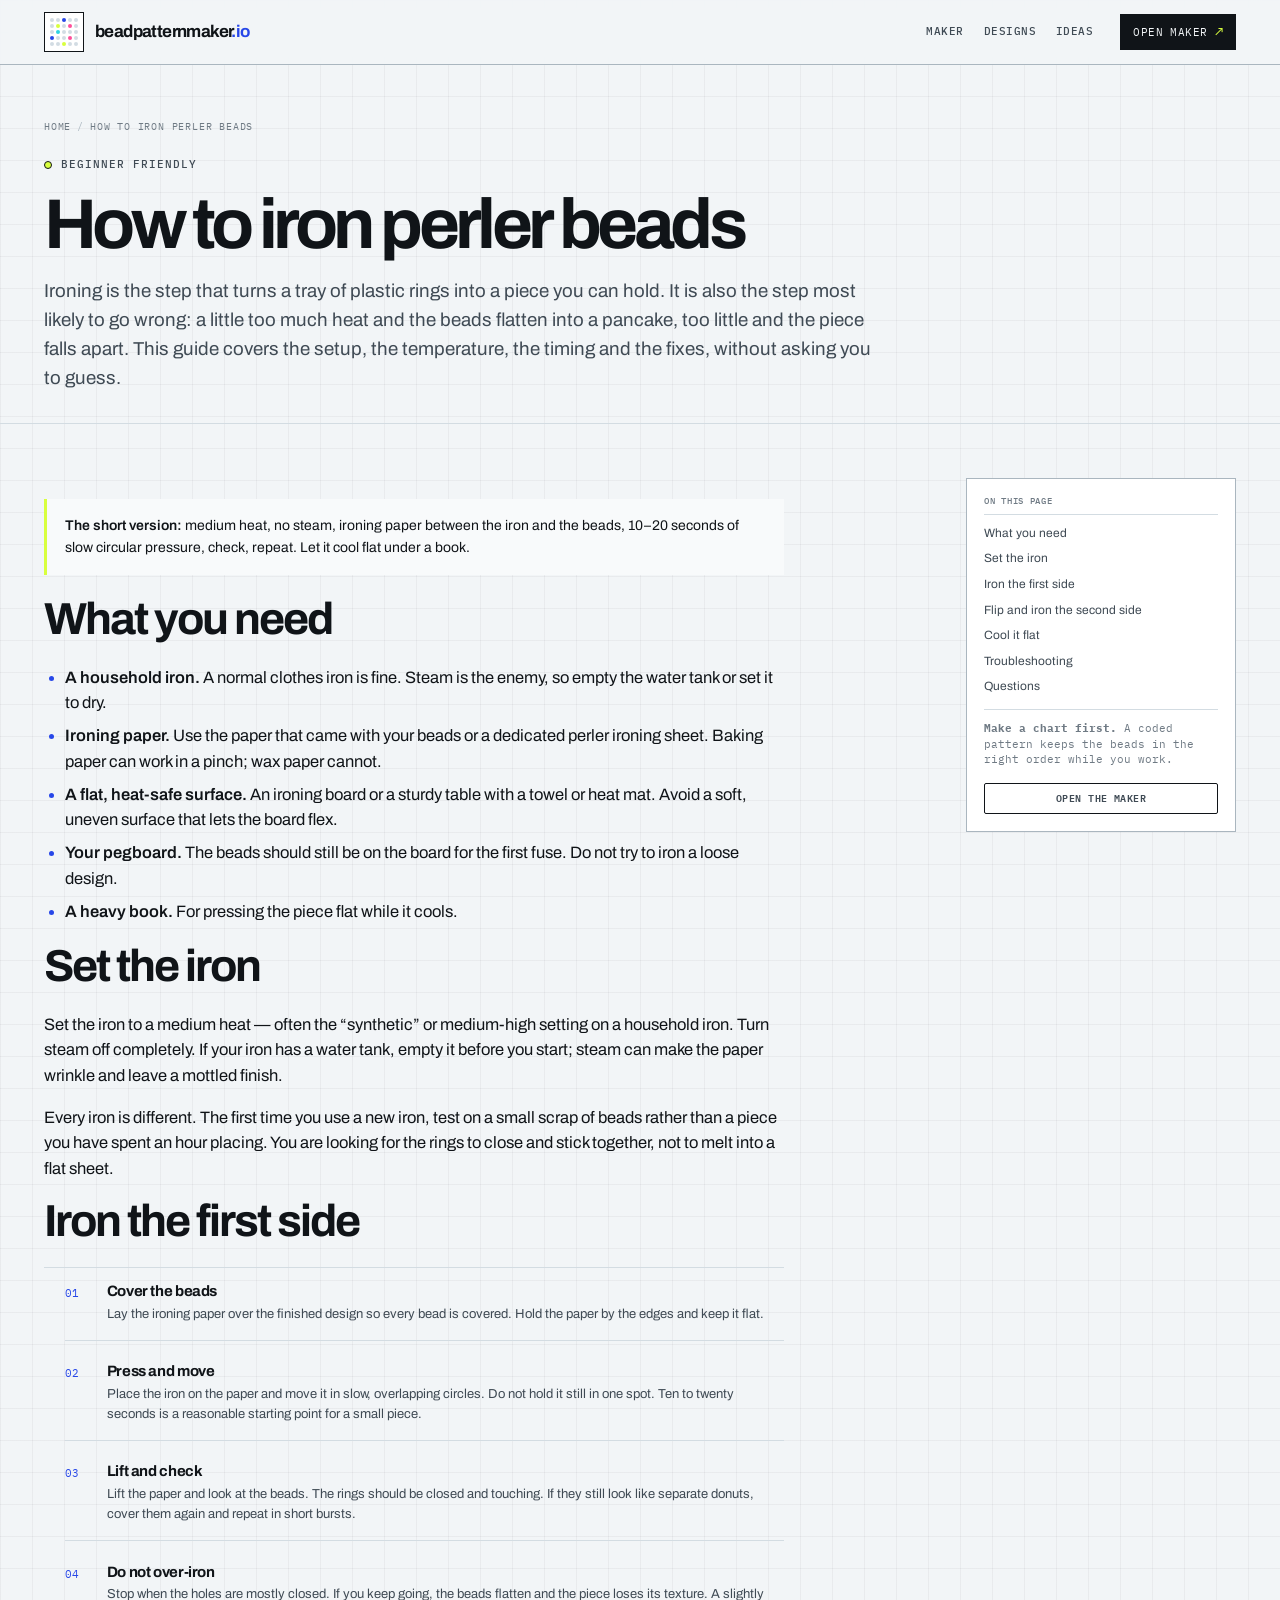
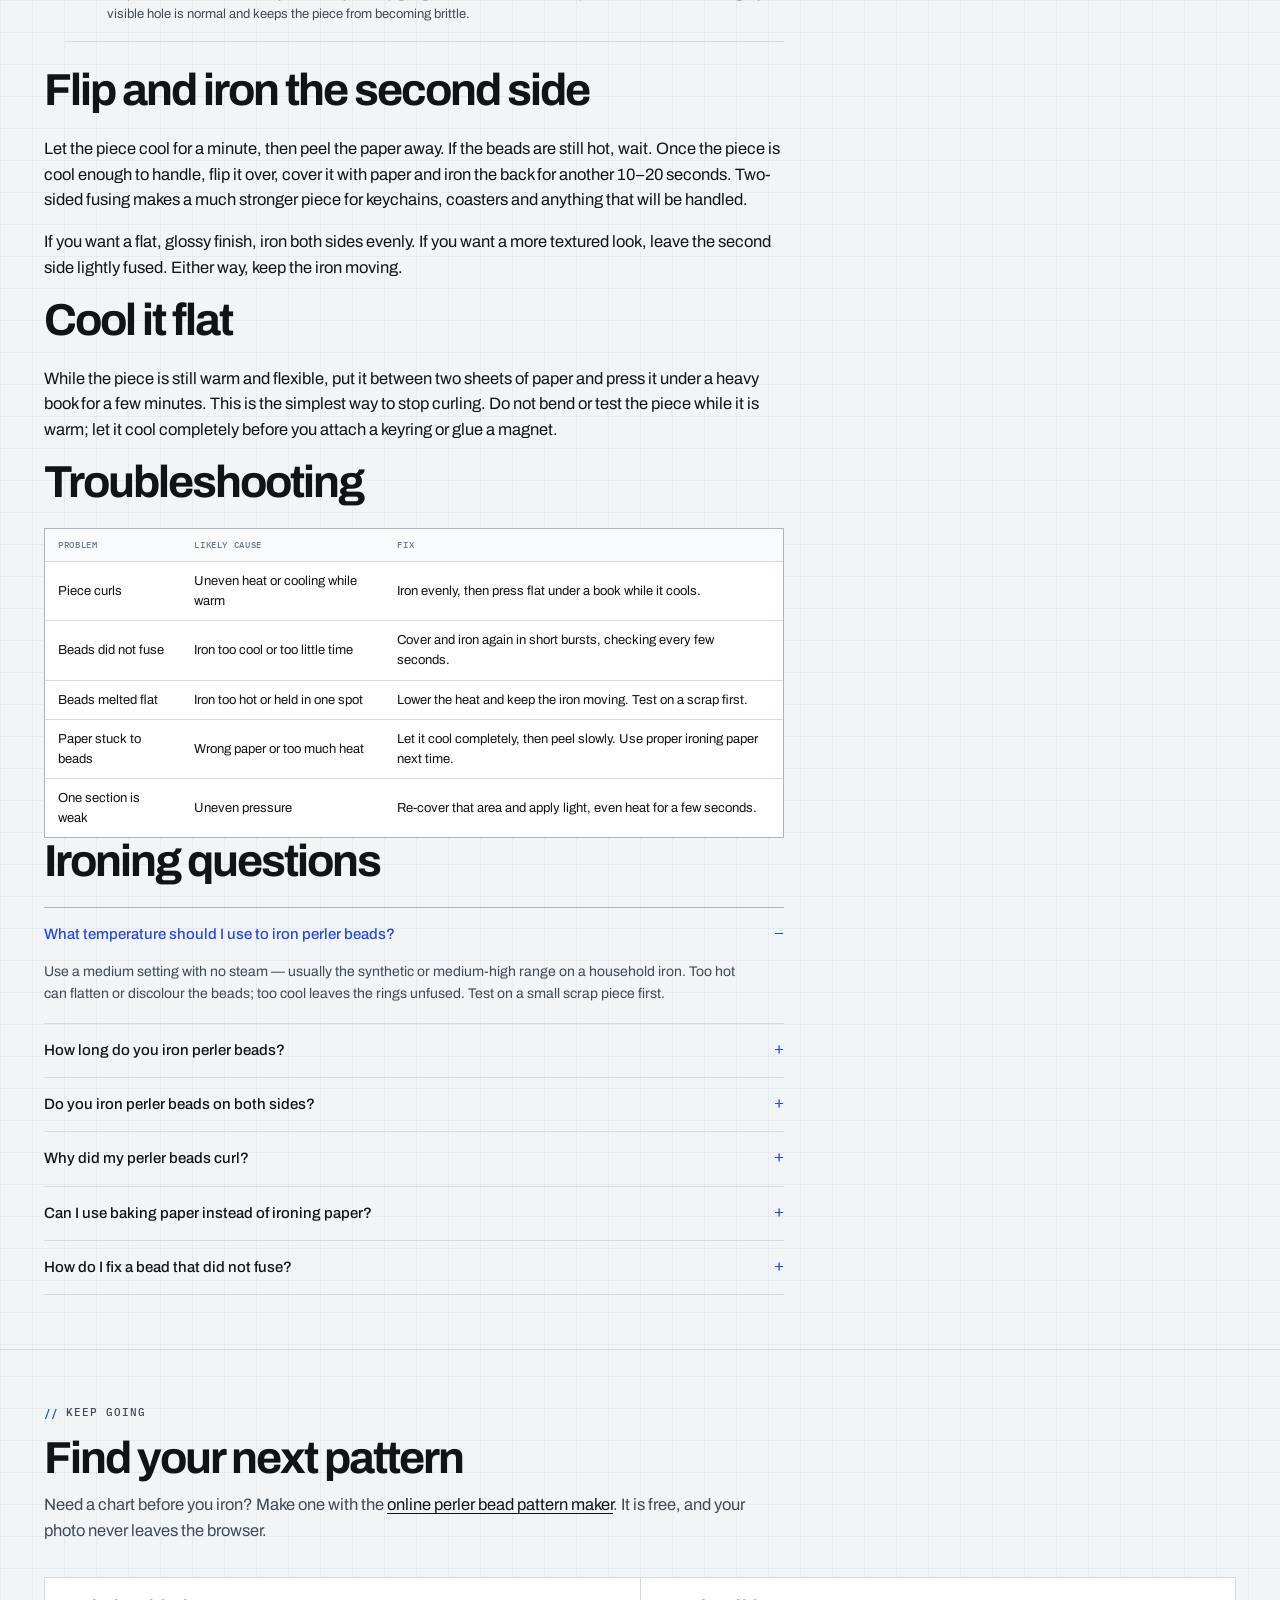
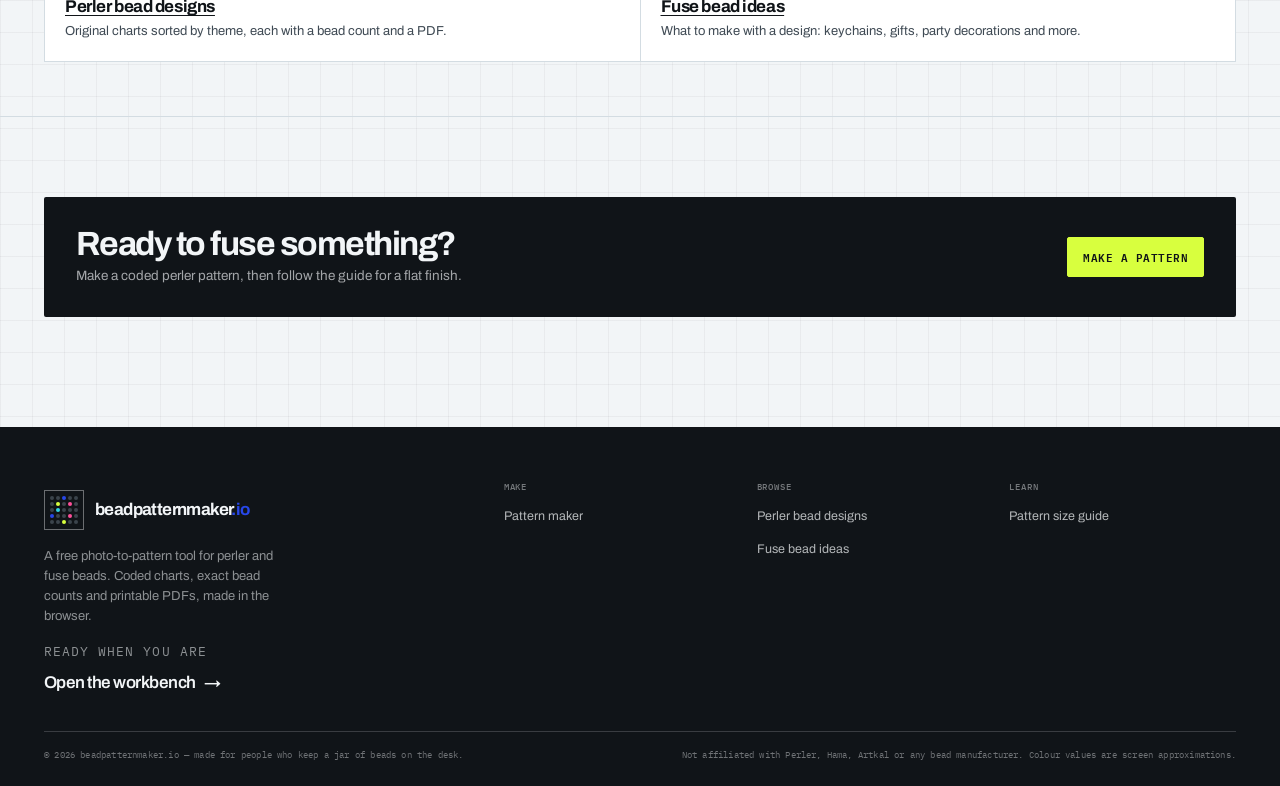
<file: how-to-iron-perler-beads/index.html>
<!doctype html>
<html lang="en">
<head>
<meta charset="utf-8">
<meta name="viewport" content="width=device-width, initial-scale=1">
<title>How to Iron Perler Beads (Step-by-Step Guide)</title>
<meta name="description" content="Learn how to iron perler beads without curling or melting them. Temperature, timing, paper, two-sided fusing and troubleshooting in one guide.">
<link rel="canonical" href="https://beadpatternmaker.io/how-to-iron-perler-beads/">
<meta name="theme-color" content="#f2f5f7">
<meta name="color-scheme" content="light">
<meta name="robots" content="index,follow,max-image-preview:large">
<meta property="og:type" content="website">
<meta property="og:site_name" content="Bead Pattern Maker">
<meta property="og:title" content="How to iron perler beads — step-by-step">
<meta property="og:description" content="Temperature, timing, paper and troubleshooting for a flat, evenly fused perler piece.">
<meta property="og:url" content="https://beadpatternmaker.io/how-to-iron-perler-beads/">
<meta property="og:image" content="https://beadpatternmaker.io/assets/og.png">
<meta property="og:image:width" content="1200">
<meta property="og:image:height" content="630">
<meta name="twitter:card" content="summary_large_image">
<meta name="twitter:title" content="How to iron perler beads — step-by-step">
<meta name="twitter:description" content="Temperature, timing, paper and troubleshooting for a flat, evenly fused perler piece.">
<meta name="twitter:image" content="https://beadpatternmaker.io/assets/og.png">
<link rel="icon" href="/assets/favicon.svg" type="image/svg+xml">
<link rel="apple-touch-icon" href="/assets/apple-touch-icon.png">
<link rel="manifest" href="/manifest.webmanifest">
<link rel="preconnect" href="https://fonts.googleapis.com">
<link rel="preconnect" href="https://fonts.gstatic.com" crossorigin>
<link href="https://fonts.googleapis.com/css2?family=Archivo:wght@400;500;600;700;800&family=IBM+Plex+Mono:wght@400;500;600&display=swap" rel="stylesheet">
<link rel="stylesheet" href="/css/site.css">
<script type="application/ld+json">{"@context":"https://schema.org","@graph":[{"@type":"HowTo","name":"How to iron perler beads","description":"A step-by-step guide to fusing perler beads with a household iron.","totalTime":"PT10M","tool":[{"@type":"HowToTool","name":"Household iron"},{"@type":"HowToTool","name":"Ironing paper"},{"@type":"HowToTool","name":"Pegboard"}],"step":[{"@type":"HowToStep","name":"Set up","text":"Place the finished pegboard on a flat, heat-safe surface and cover the beads with ironing paper."},{"@type":"HowToStep","name":"Set the iron","text":"Set the iron to a medium setting with no steam."},{"@type":"HowToStep","name":"Iron the first side","text":"Press and move the iron in slow circles for 10–20 seconds, then lift the paper to check the fuse."},{"@type":"HowToStep","name":"Cool and flip","text":"Let the piece cool for a minute, then flip it and iron the second side if you want a sturdier piece."},{"@type":"HowToStep","name":"Press flat","text":"While still warm, press the piece under a heavy book to keep it flat."}]},{"@type":"FAQPage","mainEntity":[{"@type":"Question","name":"What temperature should I use to iron perler beads?","acceptedAnswer":{"@type":"Answer","text":"Use a medium setting with no steam — usually the synthetic or medium-high range on a household iron. Too hot can flatten or discolour the beads; too cool leaves the rings unfused. Test on a small scrap piece first."}},{"@type":"Question","name":"How long do you iron perler beads?","acceptedAnswer":{"@type":"Answer","text":"About 10–20 seconds of steady, circular pressure for the first side, then check. The exact time depends on the iron, the paper and the bead size. Keep the iron moving and lift the paper to check often rather than ironing blind."}},{"@type":"Question","name":"Do you iron perler beads on both sides?","acceptedAnswer":{"@type":"Answer","text":"For a flat piece that will be handled, yes — iron one side until the beads just fuse, let it cool, flip it and iron the other side. If you only need a decorative one-sided piece, one side can be enough, but it will be more fragile."}},{"@type":"Question","name":"Why did my perler beads curl?","acceptedAnswer":{"@type":"Answer","text":"Curling usually comes from uneven heating or from moving the piece while it is still warm. Iron evenly, keep the paper between the iron and the beads, and press the finished piece under a heavy book while it cools."}},{"@type":"Question","name":"Can I use baking paper instead of ironing paper?","acceptedAnswer":{"@type":"Answer","text":"Ironing paper is formulated not to stick. Baking paper can work in a pinch, but test a scrap first and never use wax paper — the wax will melt onto the beads and the iron."}},{"@type":"Question","name":"How do I fix a bead that did not fuse?","acceptedAnswer":{"@type":"Answer","text":"Put the paper back over the piece and apply light, even heat to that area for a few seconds. If a bead is missing or melted, let the piece cool completely before deciding whether to patch it or remake that section."}}]}]}</script>
</head>
<body>
<a class="skip" href="#main">Skip to content</a>
<header class="site-header">
  <div class="wrap header-inner">
    <a class="brand" href="/" aria-label="Bead Pattern Maker home">
      <span class="brand-mark" aria-hidden="true"><i></i><i></i><i class="is-bead" style="--b:#2747e8"></i><i></i><i></i><i></i><i class="is-bead" style="--b:#d8ff3e"></i><i></i><i class="is-bead" style="--b:#ff4f9a"></i><i></i><i></i><i class="is-bead" style="--b:#2fd3e2"></i><i></i><i></i><i></i><i class="is-bead" style="--b:#2747e8"></i><i></i><i></i><i class="is-bead" style="--b:#ff4f9a"></i><i></i><i></i><i></i><i class="is-bead" style="--b:#d8ff3e"></i><i></i><i></i></span>
      <span class="brand-name">beadpatternmaker<span>.io</span></span>
    </a>
    <button class="nav-toggle" type="button" aria-expanded="false" aria-controls="site-nav">Menu</button>
    <nav class="nav" id="site-nav" aria-label="Main">
      <a href="/">Maker</a>
      <a href="/perler-bead-designs/">Designs</a>
      <a href="/fuse-bead-ideas/">Ideas</a>
    </nav>
    <a class="header-cta" href="/#tool">Open maker <span>↗</span></a>
  </div>
</header>
<main id="main">
  <section class="page-hero">
    <div class="wrap">
      <p class="crumb"><a href="/">Home</a><span>/</span>How to iron perler beads</p>
      <span class="eyebrow">Beginner friendly</span>
      <h1>How to iron perler beads</h1>
      <p class="lede">Ironing is the step that turns a tray of plastic rings into a piece you can hold. It is also the step most likely to go wrong: a little too much heat and the beads flatten into a pancake, too little and the piece falls apart. This guide covers the setup, the temperature, the timing and the fixes, without asking you to guess.</p>
    </div>
  </section>

  <section class="section section--tight">
    <div class="wrap guide-layout">
      <div class="prose">
        <div class="callout">
          <strong>The short version:</strong> medium heat, no steam, ironing paper between the iron and the beads, 10–20 seconds of slow circular pressure, check, repeat. Let it cool flat under a book.
        </div>

        <h2 id="supplies">What you need</h2>
        <ul>
          <li><strong>A household iron.</strong> A normal clothes iron is fine. Steam is the enemy, so empty the water tank or set it to dry.</li>
          <li><strong>Ironing paper.</strong> Use the paper that came with your beads or a dedicated perler ironing sheet. Baking paper can work in a pinch; wax paper cannot.</li>
          <li><strong>A flat, heat-safe surface.</strong> An ironing board or a sturdy table with a towel or heat mat. Avoid a soft, uneven surface that lets the board flex.</li>
          <li><strong>Your pegboard.</strong> The beads should still be on the board for the first fuse. Do not try to iron a loose design.</li>
          <li><strong>A heavy book.</strong> For pressing the piece flat while it cools.</li>
        </ul>

        <h2 id="temperature">Set the iron</h2>
        <p>Set the iron to a medium heat — often the “synthetic” or medium-high setting on a household iron. Turn steam off completely. If your iron has a water tank, empty it before you start; steam can make the paper wrinkle and leave a mottled finish.</p>
        <p>Every iron is different. The first time you use a new iron, test on a small scrap of beads rather than a piece you have spent an hour placing. You are looking for the rings to close and stick together, not to melt into a flat sheet.</p>

        <h2 id="first-side">Iron the first side</h2>
        <ol class="guide-steps">
          <li>
            <h3>Cover the beads</h3>
            <p>Lay the ironing paper over the finished design so every bead is covered. Hold the paper by the edges and keep it flat.</p>
          </li>
          <li>
            <h3>Press and move</h3>
            <p>Place the iron on the paper and move it in slow, overlapping circles. Do not hold it still in one spot. Ten to twenty seconds is a reasonable starting point for a small piece.</p>
          </li>
          <li>
            <h3>Lift and check</h3>
            <p>Lift the paper and look at the beads. The rings should be closed and touching. If they still look like separate donuts, cover them again and repeat in short bursts.</p>
          </li>
          <li>
            <h3>Do not over-iron</h3>
            <p>Stop when the holes are mostly closed. If you keep going, the beads flatten and the piece loses its texture. A slightly visible hole is normal and keeps the piece from becoming brittle.</p>
          </li>
        </ol>

        <h2 id="second-side">Flip and iron the second side</h2>
        <p>Let the piece cool for a minute, then peel the paper away. If the beads are still hot, wait. Once the piece is cool enough to handle, flip it over, cover it with paper and iron the back for another 10–20 seconds. Two-sided fusing makes a much stronger piece for keychains, coasters and anything that will be handled.</p>
        <p>If you want a flat, glossy finish, iron both sides evenly. If you want a more textured look, leave the second side lightly fused. Either way, keep the iron moving.</p>

        <h2 id="cool">Cool it flat</h2>
        <p>While the piece is still warm and flexible, put it between two sheets of paper and press it under a heavy book for a few minutes. This is the simplest way to stop curling. Do not bend or test the piece while it is warm; let it cool completely before you attach a keyring or glue a magnet.</p>

        <h2 id="troubleshooting">Troubleshooting</h2>
        <div class="table-wrap">
          <table class="beads">
            <thead><tr><th>Problem</th><th>Likely cause</th><th>Fix</th></tr></thead>
            <tbody>
              <tr><td>Piece curls</td><td>Uneven heat or cooling while warm</td><td>Iron evenly, then press flat under a book while it cools.</td></tr>
              <tr><td>Beads did not fuse</td><td>Iron too cool or too little time</td><td>Cover and iron again in short bursts, checking every few seconds.</td></tr>
              <tr><td>Beads melted flat</td><td>Iron too hot or held in one spot</td><td>Lower the heat and keep the iron moving. Test on a scrap first.</td></tr>
              <tr><td>Paper stuck to beads</td><td>Wrong paper or too much heat</td><td>Let it cool completely, then peel slowly. Use proper ironing paper next time.</td></tr>
              <tr><td>One section is weak</td><td>Uneven pressure</td><td>Re-cover that area and apply light, even heat for a few seconds.</td></tr>
            </tbody>
          </table>
        </div>

        <h2 id="faq">Ironing questions</h2>
        <div class="faq">
  <details open>
    <summary>What temperature should I use to iron perler beads?</summary>
    <div class="answer">Use a medium setting with no steam — usually the synthetic or medium-high range on a household iron. Too hot can flatten or discolour the beads; too cool leaves the rings unfused. Test on a small scrap piece first.</div>
  </details>
  <details>
    <summary>How long do you iron perler beads?</summary>
    <div class="answer">About 10–20 seconds of steady, circular pressure for the first side, then check. The exact time depends on the iron, the paper and the bead size. Keep the iron moving and lift the paper to check often rather than ironing blind.</div>
  </details>
  <details>
    <summary>Do you iron perler beads on both sides?</summary>
    <div class="answer">For a flat piece that will be handled, yes — iron one side until the beads just fuse, let it cool, flip it and iron the other side. If you only need a decorative one-sided piece, one side can be enough, but it will be more fragile.</div>
  </details>
  <details>
    <summary>Why did my perler beads curl?</summary>
    <div class="answer">Curling usually comes from uneven heating or from moving the piece while it is still warm. Iron evenly, keep the paper between the iron and the beads, and press the finished piece under a heavy book while it cools.</div>
  </details>
  <details>
    <summary>Can I use baking paper instead of ironing paper?</summary>
    <div class="answer">Ironing paper is formulated not to stick. Baking paper can work in a pinch, but test a scrap first and never use wax paper — the wax will melt onto the beads and the iron.</div>
  </details>
  <details>
    <summary>How do I fix a bead that did not fuse?</summary>
    <div class="answer">Put the paper back over the piece and apply light, even heat to that area for a few seconds. If a bead is missing or melted, let the piece cool completely before deciding whether to patch it or remake that section.</div>
  </details>
</div>
      </div>
      <aside class="guide-aside">
        <h3>On this page</h3>
        <ul>
          <li><a href="#supplies">What you need</a></li>
          <li><a href="#temperature">Set the iron</a></li>
          <li><a href="#first-side">Iron the first side</a></li>
          <li><a href="#second-side">Flip and iron the second side</a></li>
          <li><a href="#cool">Cool it flat</a></li>
          <li><a href="#troubleshooting">Troubleshooting</a></li>
          <li><a href="#faq">Questions</a></li>
        </ul>
        <div class="note">
          <p><strong>Make a chart first.</strong> A coded pattern keeps the beads in the right order while you work.</p>
          <p><a class="btn btn--small" href="/#tool">Open the maker</a></p>
        </div>
      </aside>
    </div>
  </section>

  <section class="section section--tight">
  <div class="wrap">
    <div class="section-head">
      <p class="eyebrow-line">Keep going</p>
      <h2>Find your next pattern</h2>
      <p>Need a chart before you iron? Make one with the <a href="/">online perler bead pattern maker</a>. It is free, and your photo never leaves the browser.</p>
    </div>
    <div class="callout-grid callout-grid--fit">
      <article class="callout-card">
        <h3><a href="/perler-bead-designs/">Perler bead designs</a></h3>
        <p>Original charts sorted by theme, each with a bead count and a PDF.</p>
      </article>
      <article class="callout-card">
        <h3><a href="/fuse-bead-ideas/">Fuse bead ideas</a></h3>
        <p>What to make with a design: keychains, gifts, party decorations and more.</p>
      </article>
    </div>
  </div>
</section>

  <section class="section">
  <div class="wrap">
    <div class="cta-band">
      <div>
        <h2>Ready to fuse something?</h2>
        <p>Make a coded perler pattern, then follow the guide for a flat finish.</p>
      </div>
      <a class="btn btn--primary" href="/#tool">Make a pattern</a>
    </div>
  </div>
</section>
</main>
<footer class="site-footer">
  <div class="wrap">
    <div class="footer-top">
      <div class="footer-about">
        <a class="brand" href="/" aria-label="Bead Pattern Maker home">
          <span class="brand-mark" aria-hidden="true"><i></i><i></i><i class="is-bead" style="--b:#2747e8"></i><i></i><i></i><i></i><i class="is-bead" style="--b:#d8ff3e"></i><i></i><i class="is-bead" style="--b:#ff4f9a"></i><i></i><i></i><i class="is-bead" style="--b:#2fd3e2"></i><i></i><i></i><i></i><i class="is-bead" style="--b:#2747e8"></i><i></i><i></i><i class="is-bead" style="--b:#ff4f9a"></i><i></i><i></i><i></i><i class="is-bead" style="--b:#d8ff3e"></i><i></i><i></i></span>
          <span class="brand-name">beadpatternmaker<span>.io</span></span>
        </a>
        <p>A free photo-to-pattern tool for perler and fuse beads. Coded charts, exact bead counts and printable PDFs, made in the browser.</p>
        <p class="footer-kicker">Ready when you are</p>
        <a class="footer-link" href="/#tool">Open the workbench <span>→</span></a>
      </div>
      <div class="footer-grid">
        <div>
          <h4>Make</h4>
          <ul>
            <li><a href="/">Pattern maker</a></li>
          </ul>
        </div>
        <div>
          <h4>Browse</h4>
          <ul>
            <li><a href="/perler-bead-designs/">Perler bead designs</a></li>
            <li><a href="/fuse-bead-ideas/">Fuse bead ideas</a></li>
          </ul>
        </div>
        <div>
          <h4>Learn</h4>
          <ul>
            <li><a href="/perler-bead-designs/#sizes">Pattern size guide</a></li>
          </ul>
        </div>
      </div>
    </div>
    <div class="footer-bottom">
      <p>© 2026 beadpatternmaker.io — made for people who keep a jar of beads on the desk.</p>
      <p>Not affiliated with Perler, Hama, Artkal or any bead manufacturer. Colour values are screen approximations.</p>
    </div>
  </div>
</footer>
<script src="/js/site.js"></script>
</body>
</html>
</file>
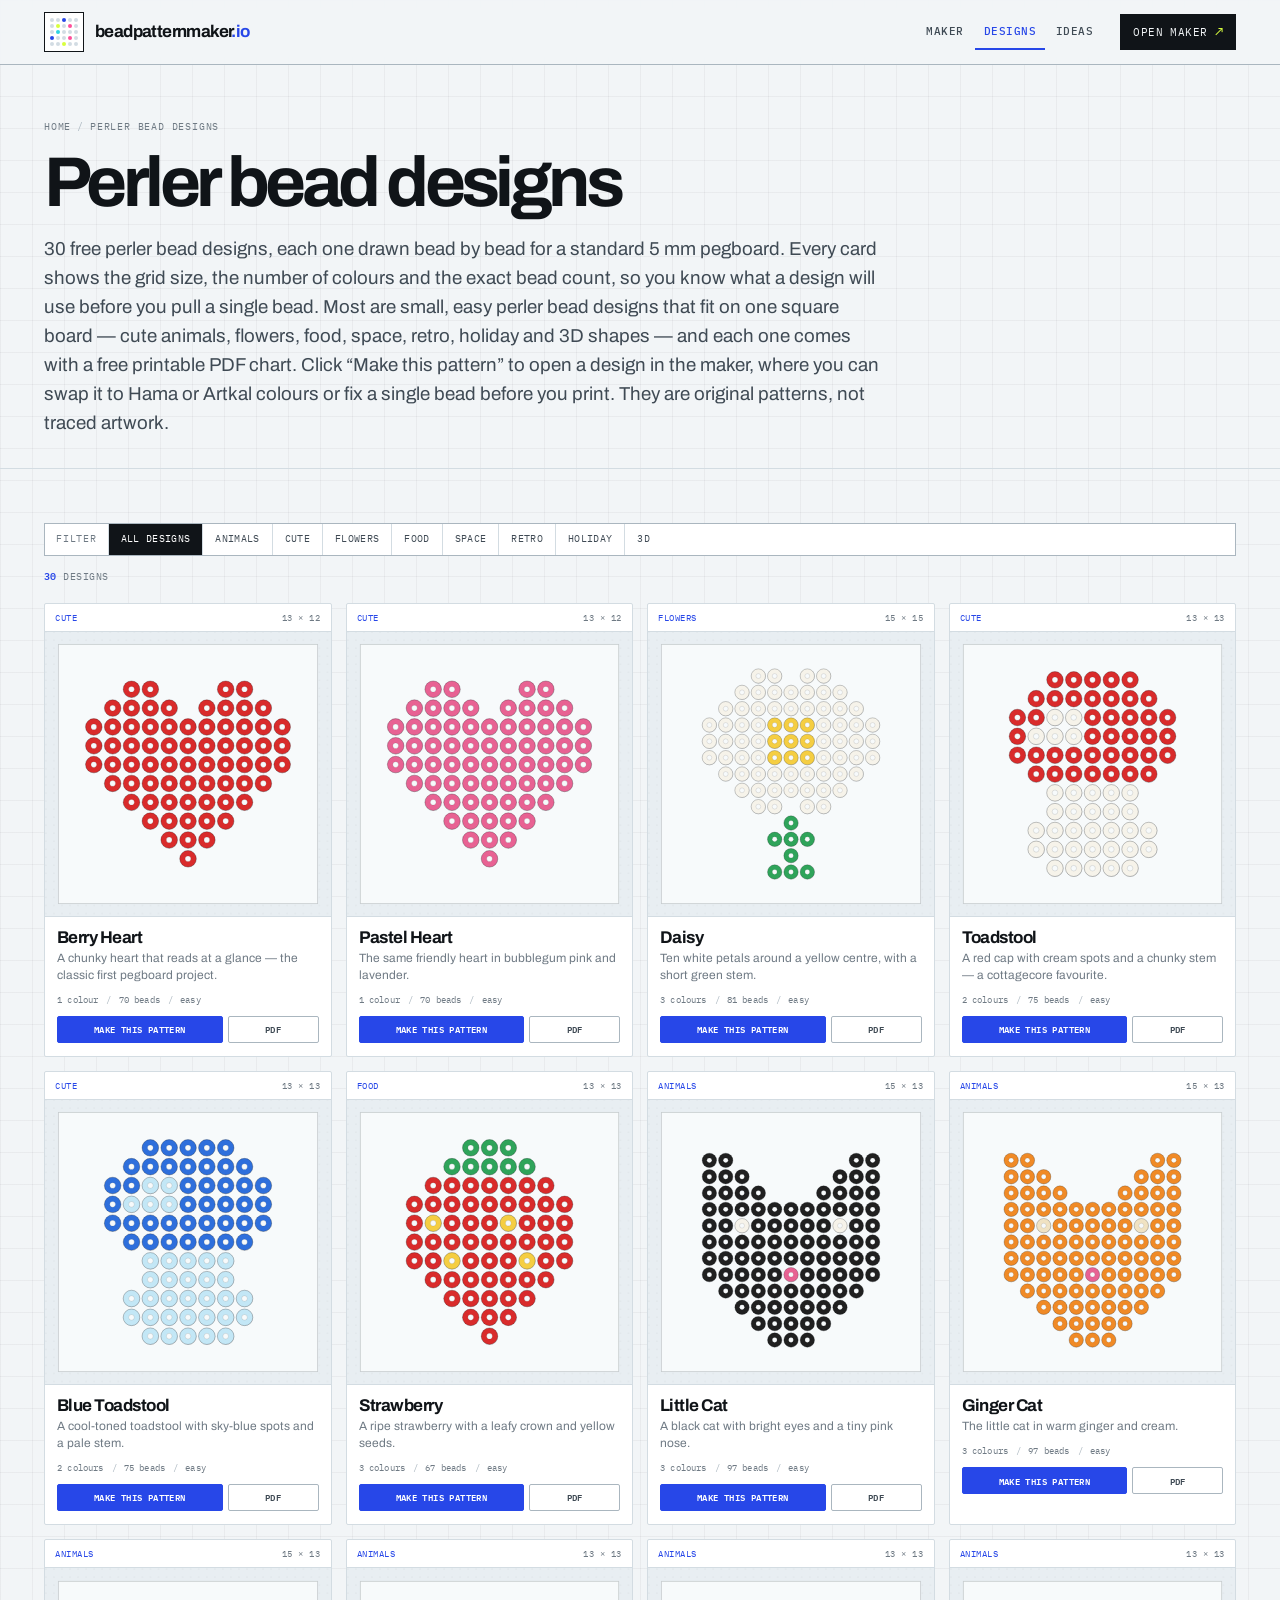
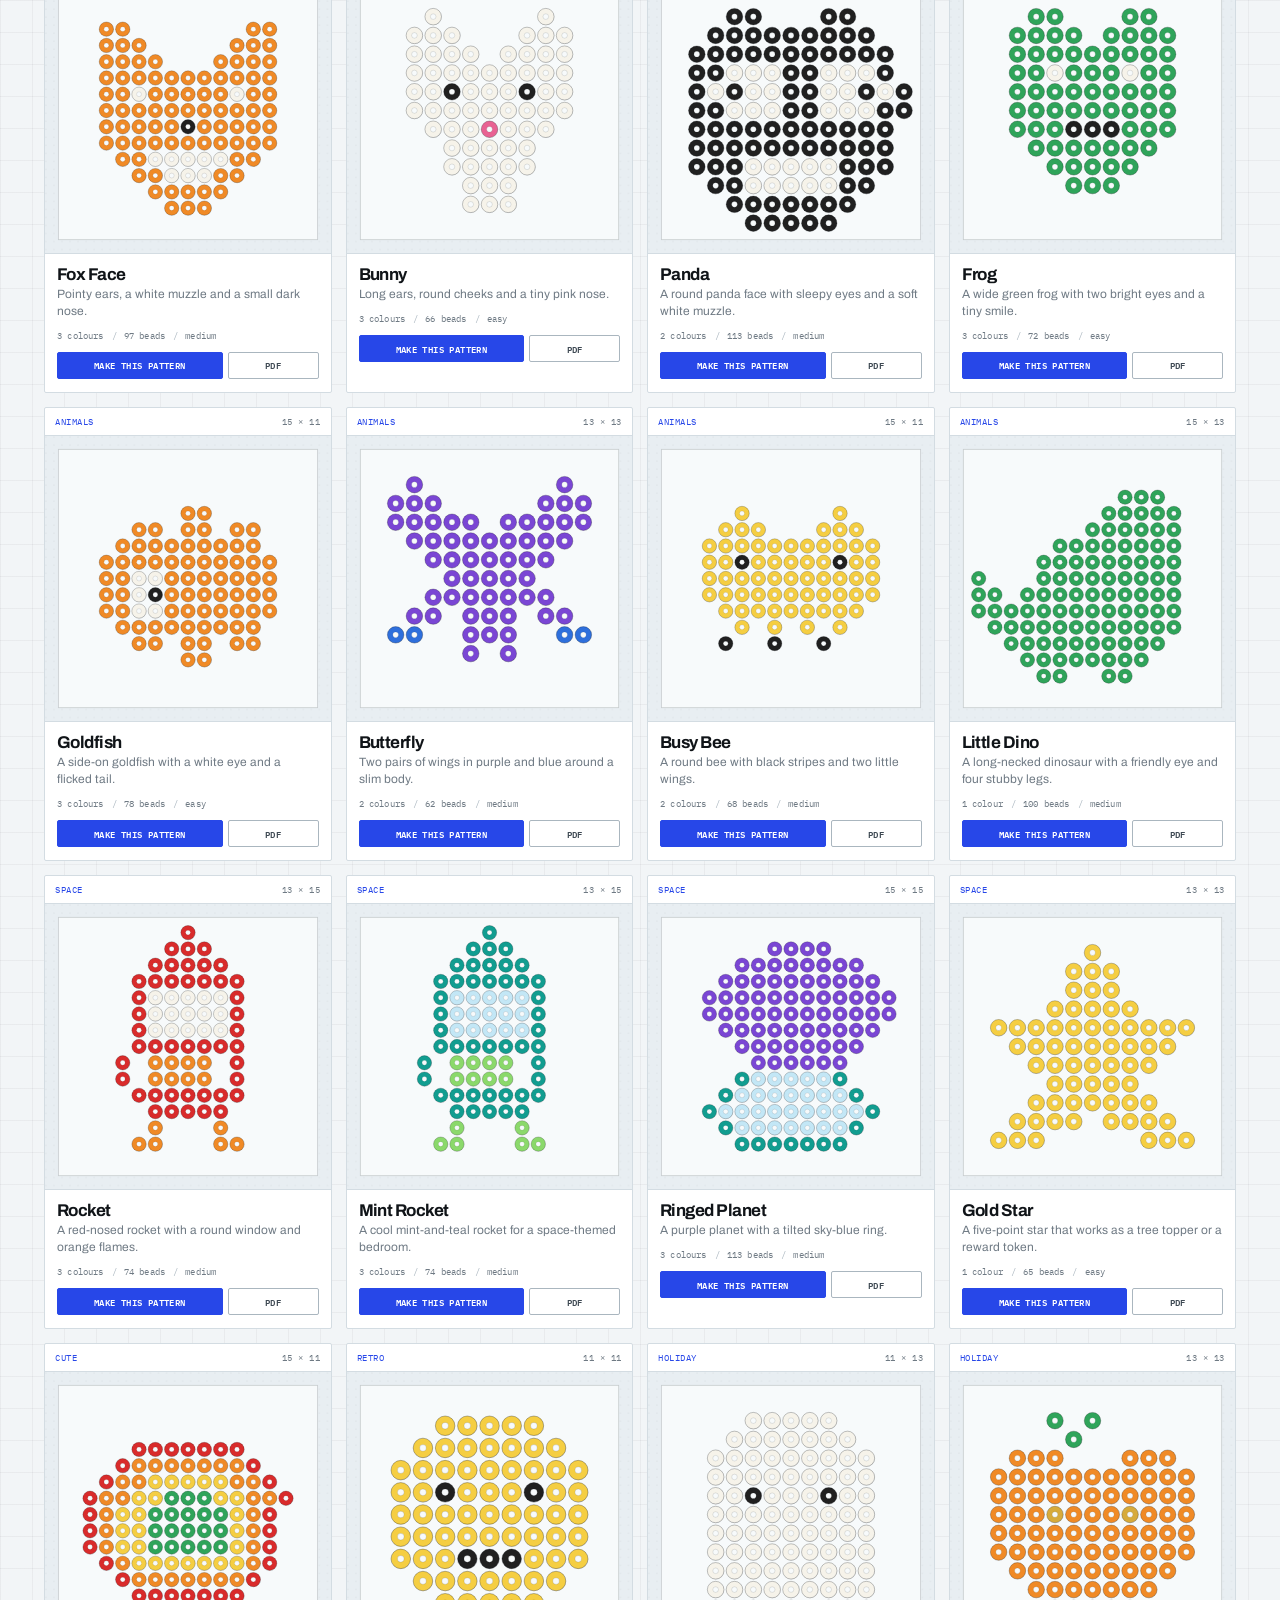
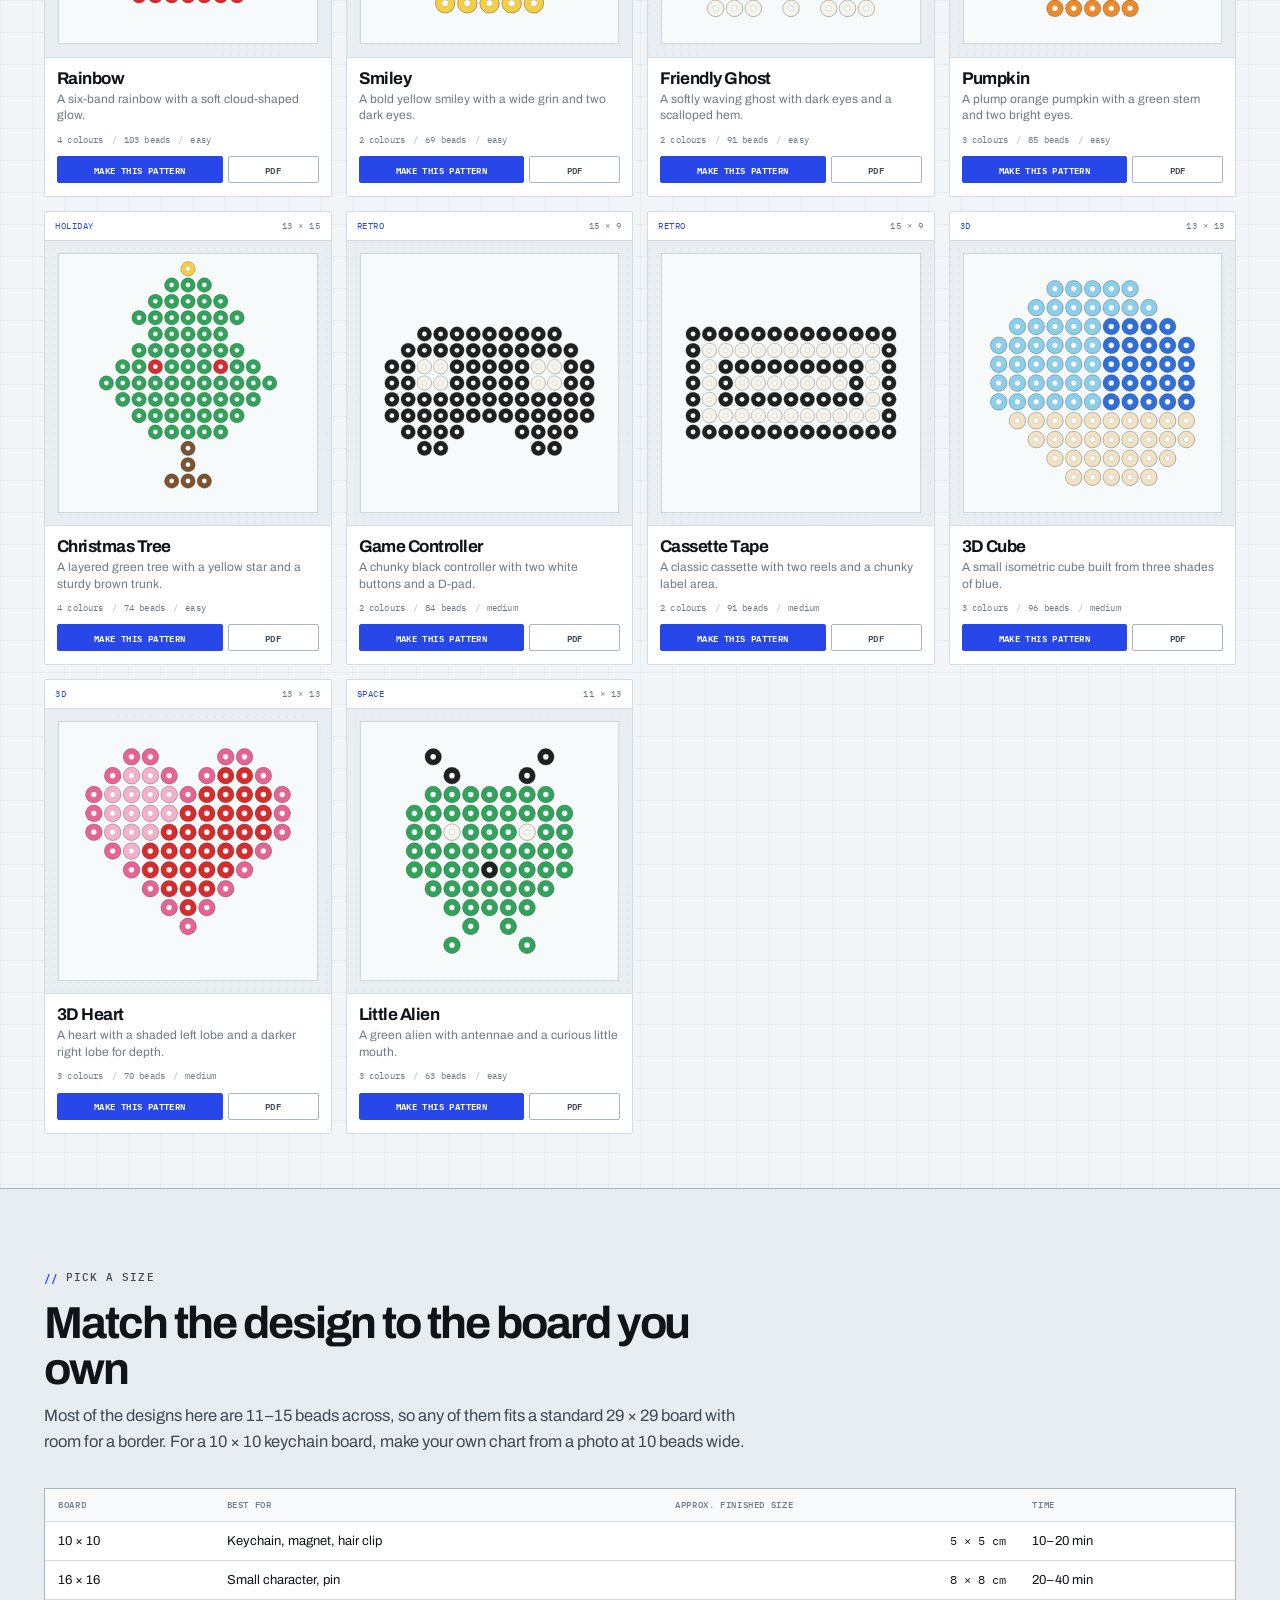
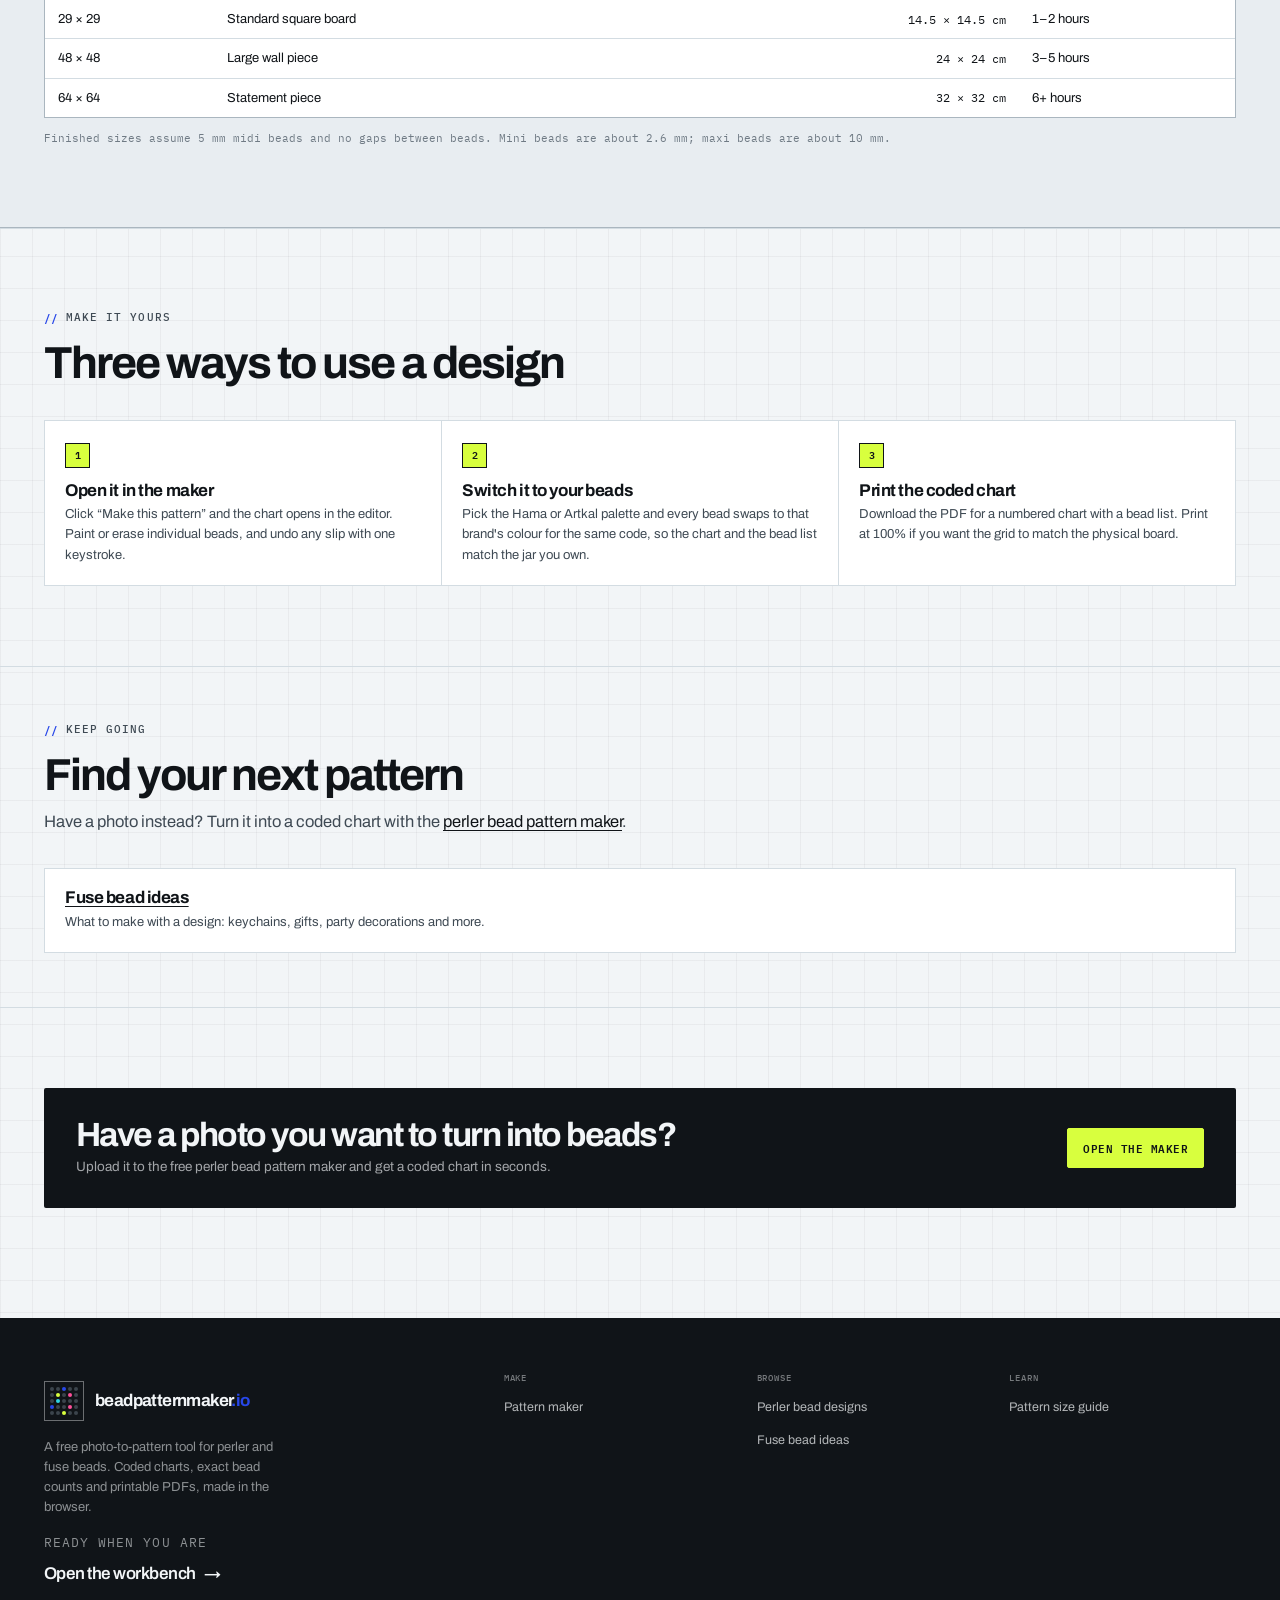
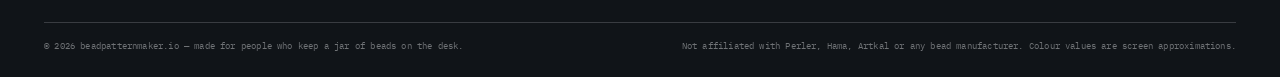
<file: perler-bead-designs/index.html>
<!doctype html>
<html lang="en">
<head>
<meta charset="utf-8">
<meta name="viewport" content="width=device-width, initial-scale=1">
<title>Perler Bead Designs – 30 Free Ideas and Patterns</title>
<meta name="description" content="Browse 30 free perler bead designs with grid sizes, exact colour counts and printable PDFs. Open any design in the maker to recolour it or fix a bead.">
<link rel="canonical" href="https://beadpatternmaker.io/perler-bead-designs/">
<meta name="theme-color" content="#f2f5f7">
<meta name="color-scheme" content="light">
<meta name="robots" content="index,follow,max-image-preview:large">
<meta property="og:type" content="website">
<meta property="og:site_name" content="Bead Pattern Maker">
<meta property="og:title" content="Perler bead designs — 30 free coded patterns">
<meta property="og:description" content="Animals, flowers, food, space, retro and 3D designs with bead counts and PDFs.">
<meta property="og:url" content="https://beadpatternmaker.io/perler-bead-designs/">
<meta property="og:image" content="https://beadpatternmaker.io/assets/og.png">
<meta property="og:image:width" content="1200">
<meta property="og:image:height" content="630">
<meta name="twitter:card" content="summary_large_image">
<meta name="twitter:title" content="Perler bead designs — 30 free coded patterns">
<meta name="twitter:description" content="Animals, flowers, food, space, retro and 3D designs with bead counts and PDFs.">
<meta name="twitter:image" content="https://beadpatternmaker.io/assets/og.png">
<link rel="icon" href="/assets/favicon.svg" type="image/svg+xml">
<link rel="apple-touch-icon" href="/assets/apple-touch-icon.png">
<link rel="manifest" href="/manifest.webmanifest">
<link rel="preconnect" href="https://fonts.googleapis.com">
<link rel="preconnect" href="https://fonts.gstatic.com" crossorigin>
<link href="https://fonts.googleapis.com/css2?family=Archivo:wght@400;500;600;700;800&family=IBM+Plex+Mono:wght@400;500;600&display=swap" rel="stylesheet">
<link rel="stylesheet" href="/css/site.css">
<script type="application/ld+json">{"@context":"https://schema.org","@type":"CollectionPage","name":"Perler bead designs","url":"https://beadpatternmaker.io/perler-bead-designs/","description":"Thirty free perler bead designs with grid sizes, colour codes and printable PDFs.","mainEntity":{"@type":"ItemList","numberOfItems":30,"itemListElement":[{"@type":"ListItem","position":1,"name":"Berry Heart","url":"https://beadpatternmaker.io/?design=berry-heart"},{"@type":"ListItem","position":2,"name":"Pastel Heart","url":"https://beadpatternmaker.io/?design=pastel-heart"},{"@type":"ListItem","position":3,"name":"Daisy","url":"https://beadpatternmaker.io/?design=daisy"},{"@type":"ListItem","position":4,"name":"Toadstool","url":"https://beadpatternmaker.io/?design=mushroom"},{"@type":"ListItem","position":5,"name":"Blue Toadstool","url":"https://beadpatternmaker.io/?design=blue-toadstool"},{"@type":"ListItem","position":6,"name":"Strawberry","url":"https://beadpatternmaker.io/?design=strawberry"},{"@type":"ListItem","position":7,"name":"Little Cat","url":"https://beadpatternmaker.io/?design=cat"},{"@type":"ListItem","position":8,"name":"Ginger Cat","url":"https://beadpatternmaker.io/?design=ginger-cat"},{"@type":"ListItem","position":9,"name":"Fox Face","url":"https://beadpatternmaker.io/?design=fox"},{"@type":"ListItem","position":10,"name":"Bunny","url":"https://beadpatternmaker.io/?design=bunny"},{"@type":"ListItem","position":11,"name":"Panda","url":"https://beadpatternmaker.io/?design=panda"},{"@type":"ListItem","position":12,"name":"Frog","url":"https://beadpatternmaker.io/?design=frog"},{"@type":"ListItem","position":13,"name":"Goldfish","url":"https://beadpatternmaker.io/?design=goldfish"},{"@type":"ListItem","position":14,"name":"Butterfly","url":"https://beadpatternmaker.io/?design=butterfly"},{"@type":"ListItem","position":15,"name":"Busy Bee","url":"https://beadpatternmaker.io/?design=bee"},{"@type":"ListItem","position":16,"name":"Little Dino","url":"https://beadpatternmaker.io/?design=dinosaur"},{"@type":"ListItem","position":17,"name":"Rocket","url":"https://beadpatternmaker.io/?design=rocket"},{"@type":"ListItem","position":18,"name":"Mint Rocket","url":"https://beadpatternmaker.io/?design=mint-rocket"},{"@type":"ListItem","position":19,"name":"Ringed Planet","url":"https://beadpatternmaker.io/?design=ringed-planet"},{"@type":"ListItem","position":20,"name":"Gold Star","url":"https://beadpatternmaker.io/?design=star"},{"@type":"ListItem","position":21,"name":"Rainbow","url":"https://beadpatternmaker.io/?design=rainbow"},{"@type":"ListItem","position":22,"name":"Smiley","url":"https://beadpatternmaker.io/?design=smiley"},{"@type":"ListItem","position":23,"name":"Friendly Ghost","url":"https://beadpatternmaker.io/?design=ghost"},{"@type":"ListItem","position":24,"name":"Pumpkin","url":"https://beadpatternmaker.io/?design=pumpkin"},{"@type":"ListItem","position":25,"name":"Christmas Tree","url":"https://beadpatternmaker.io/?design=christmas-tree"},{"@type":"ListItem","position":26,"name":"Game Controller","url":"https://beadpatternmaker.io/?design=game-controller"},{"@type":"ListItem","position":27,"name":"Cassette Tape","url":"https://beadpatternmaker.io/?design=cassette"},{"@type":"ListItem","position":28,"name":"3D Cube","url":"https://beadpatternmaker.io/?design=cube"},{"@type":"ListItem","position":29,"name":"3D Heart","url":"https://beadpatternmaker.io/?design=3d-heart"},{"@type":"ListItem","position":30,"name":"Little Alien","url":"https://beadpatternmaker.io/?design=alien"}]}}</script>
</head>
<body>
<a class="skip" href="#main">Skip to content</a>
<header class="site-header">
  <div class="wrap header-inner">
    <a class="brand" href="/" aria-label="Bead Pattern Maker home">
      <span class="brand-mark" aria-hidden="true"><i></i><i></i><i class="is-bead" style="--b:#2747e8"></i><i></i><i></i><i></i><i class="is-bead" style="--b:#d8ff3e"></i><i></i><i class="is-bead" style="--b:#ff4f9a"></i><i></i><i></i><i class="is-bead" style="--b:#2fd3e2"></i><i></i><i></i><i></i><i class="is-bead" style="--b:#2747e8"></i><i></i><i></i><i class="is-bead" style="--b:#ff4f9a"></i><i></i><i></i><i></i><i class="is-bead" style="--b:#d8ff3e"></i><i></i><i></i></span>
      <span class="brand-name">beadpatternmaker<span>.io</span></span>
    </a>
    <button class="nav-toggle" type="button" aria-expanded="false" aria-controls="site-nav">Menu</button>
    <nav class="nav" id="site-nav" aria-label="Main">
      <a href="/">Maker</a>
      <a href="/perler-bead-designs/" aria-current="page">Designs</a>
      <a href="/fuse-bead-ideas/">Ideas</a>
    </nav>
    <a class="header-cta" href="/#tool">Open maker <span>↗</span></a>
  </div>
</header>
<main id="main">
  <section class="page-hero">
    <div class="wrap">
      <p class="crumb"><a href="/">Home</a><span>/</span>Perler bead designs</p>
      <h1>Perler bead designs</h1>
      <p class="lede">30 free perler bead designs, each one drawn bead by bead for a standard 5 mm pegboard. Every card shows the grid size, the number of colours and the exact bead count, so you know what a design will use before you pull a single bead. Most are small, easy perler bead designs that fit on one square board — cute animals, flowers, food, space, retro, holiday and 3D shapes — and each one comes with a free printable PDF chart. Click “Make this pattern” to open a design in the maker, where you can swap it to Hama or Artkal colours or fix a single bead before you print. They are original patterns, not traced artwork.</p>
    </div>
  </section>

  <section class="section section--tight">
    <div class="wrap">
      <div class="filter-bar" data-filter-bar role="group" aria-label="Filter designs by theme">
  <span class="filter-label">Filter</span>
  <button type="button" data-filter="all" aria-pressed="true">All designs</button>
  <button type="button" data-filter="animals" aria-pressed="false">Animals</button>
  <button type="button" data-filter="cute" aria-pressed="false">Cute</button>
  <button type="button" data-filter="flowers" aria-pressed="false">Flowers</button>
  <button type="button" data-filter="food" aria-pressed="false">Food</button>
  <button type="button" data-filter="space" aria-pressed="false">Space</button>
  <button type="button" data-filter="retro" aria-pressed="false">Retro</button>
  <button type="button" data-filter="holiday" aria-pressed="false">Holiday</button>
  <button type="button" data-filter="3d" aria-pressed="false">3D</button>
</div>
<p class="gallery-count" data-gallery-count><b>30</b> designs</p>
      <div class="pattern-grid" data-gallery>
        <article class="pattern-card" data-tag="cute">
  <div class="plate-top"><span class="plate-theme">Cute</span><span>13 × 12</span></div>
  <div class="thumb"><img src="/assets/designs/berry-heart-perler-bead-pattern-13x12.svg" alt="Berry Heart perler bead design in a 13 by 12 grid using 1 colour" loading="lazy" width="640" height="640"></div>
  <div class="meta">
    <h3>Berry Heart</h3>
    <p>A chunky heart that reads at a glance — the classic first pegboard project.</p>
    <div class="meta-row">
      <span>1 colour</span>
      <span>70 beads</span>
      <span>easy</span>
    </div>
    <div class="card-actions"><a class="btn btn--primary btn--wide" href="/?design=berry-heart">Make this pattern</a><a class="btn btn--ghost" href="/assets/pdfs/berry-heart-perler-bead-pattern-13x12.pdf" download>PDF</a></div>
  </div>
</article>
        <article class="pattern-card" data-tag="cute">
  <div class="plate-top"><span class="plate-theme">Cute</span><span>13 × 12</span></div>
  <div class="thumb"><img src="/assets/designs/pastel-heart-perler-bead-pattern-13x12.svg" alt="Pastel Heart perler bead design in a 13 by 12 grid using 1 colour" loading="lazy" width="640" height="640"></div>
  <div class="meta">
    <h3>Pastel Heart</h3>
    <p>The same friendly heart in bubblegum pink and lavender.</p>
    <div class="meta-row">
      <span>1 colour</span>
      <span>70 beads</span>
      <span>easy</span>
    </div>
    <div class="card-actions"><a class="btn btn--primary btn--wide" href="/?design=pastel-heart">Make this pattern</a><a class="btn btn--ghost" href="/assets/pdfs/pastel-heart-perler-bead-pattern-13x12.pdf" download>PDF</a></div>
  </div>
</article>
        <article class="pattern-card" data-tag="flowers">
  <div class="plate-top"><span class="plate-theme">Flowers</span><span>15 × 15</span></div>
  <div class="thumb"><img src="/assets/designs/daisy-perler-bead-pattern-15x15.svg" alt="Daisy perler bead design in a 15 by 15 grid using 3 colours" loading="lazy" width="640" height="640"></div>
  <div class="meta">
    <h3>Daisy</h3>
    <p>Ten white petals around a yellow centre, with a short green stem.</p>
    <div class="meta-row">
      <span>3 colours</span>
      <span>81 beads</span>
      <span>easy</span>
    </div>
    <div class="card-actions"><a class="btn btn--primary btn--wide" href="/?design=daisy">Make this pattern</a><a class="btn btn--ghost" href="/assets/pdfs/daisy-perler-bead-pattern-15x15.pdf" download>PDF</a></div>
  </div>
</article>
        <article class="pattern-card" data-tag="cute">
  <div class="plate-top"><span class="plate-theme">Cute</span><span>13 × 13</span></div>
  <div class="thumb"><img src="/assets/designs/mushroom-perler-bead-pattern-13x13.svg" alt="Toadstool perler bead design in a 13 by 13 grid using 2 colours" loading="lazy" width="640" height="640"></div>
  <div class="meta">
    <h3>Toadstool</h3>
    <p>A red cap with cream spots and a chunky stem — a cottagecore favourite.</p>
    <div class="meta-row">
      <span>2 colours</span>
      <span>75 beads</span>
      <span>easy</span>
    </div>
    <div class="card-actions"><a class="btn btn--primary btn--wide" href="/?design=mushroom">Make this pattern</a><a class="btn btn--ghost" href="/assets/pdfs/mushroom-perler-bead-pattern-13x13.pdf" download>PDF</a></div>
  </div>
</article>
        <article class="pattern-card" data-tag="cute">
  <div class="plate-top"><span class="plate-theme">Cute</span><span>13 × 13</span></div>
  <div class="thumb"><img src="/assets/designs/blue-toadstool-perler-bead-pattern-13x13.svg" alt="Blue Toadstool perler bead design in a 13 by 13 grid using 2 colours" loading="lazy" width="640" height="640"></div>
  <div class="meta">
    <h3>Blue Toadstool</h3>
    <p>A cool-toned toadstool with sky-blue spots and a pale stem.</p>
    <div class="meta-row">
      <span>2 colours</span>
      <span>75 beads</span>
      <span>easy</span>
    </div>
    <div class="card-actions"><a class="btn btn--primary btn--wide" href="/?design=blue-toadstool">Make this pattern</a><a class="btn btn--ghost" href="/assets/pdfs/blue-toadstool-perler-bead-pattern-13x13.pdf" download>PDF</a></div>
  </div>
</article>
        <article class="pattern-card" data-tag="food">
  <div class="plate-top"><span class="plate-theme">Food</span><span>13 × 13</span></div>
  <div class="thumb"><img src="/assets/designs/strawberry-perler-bead-pattern-13x13.svg" alt="Strawberry perler bead design in a 13 by 13 grid using 3 colours" loading="lazy" width="640" height="640"></div>
  <div class="meta">
    <h3>Strawberry</h3>
    <p>A ripe strawberry with a leafy crown and yellow seeds.</p>
    <div class="meta-row">
      <span>3 colours</span>
      <span>67 beads</span>
      <span>easy</span>
    </div>
    <div class="card-actions"><a class="btn btn--primary btn--wide" href="/?design=strawberry">Make this pattern</a><a class="btn btn--ghost" href="/assets/pdfs/strawberry-perler-bead-pattern-13x13.pdf" download>PDF</a></div>
  </div>
</article>
        <article class="pattern-card" data-tag="animals">
  <div class="plate-top"><span class="plate-theme">Animals</span><span>15 × 13</span></div>
  <div class="thumb"><img src="/assets/designs/cat-perler-bead-pattern-15x13.svg" alt="Little Cat perler bead design in a 15 by 13 grid using 3 colours" loading="lazy" width="640" height="640"></div>
  <div class="meta">
    <h3>Little Cat</h3>
    <p>A black cat with bright eyes and a tiny pink nose.</p>
    <div class="meta-row">
      <span>3 colours</span>
      <span>97 beads</span>
      <span>easy</span>
    </div>
    <div class="card-actions"><a class="btn btn--primary btn--wide" href="/?design=cat">Make this pattern</a><a class="btn btn--ghost" href="/assets/pdfs/cat-perler-bead-pattern-15x13.pdf" download>PDF</a></div>
  </div>
</article>
        <article class="pattern-card" data-tag="animals">
  <div class="plate-top"><span class="plate-theme">Animals</span><span>15 × 13</span></div>
  <div class="thumb"><img src="/assets/designs/ginger-cat-perler-bead-pattern-15x13.svg" alt="Ginger Cat perler bead design in a 15 by 13 grid using 3 colours" loading="lazy" width="640" height="640"></div>
  <div class="meta">
    <h3>Ginger Cat</h3>
    <p>The little cat in warm ginger and cream.</p>
    <div class="meta-row">
      <span>3 colours</span>
      <span>97 beads</span>
      <span>easy</span>
    </div>
    <div class="card-actions"><a class="btn btn--primary btn--wide" href="/?design=ginger-cat">Make this pattern</a><a class="btn btn--ghost" href="/assets/pdfs/ginger-cat-perler-bead-pattern-15x13.pdf" download>PDF</a></div>
  </div>
</article>
        <article class="pattern-card" data-tag="animals">
  <div class="plate-top"><span class="plate-theme">Animals</span><span>15 × 13</span></div>
  <div class="thumb"><img src="/assets/designs/fox-perler-bead-pattern-15x13.svg" alt="Fox Face perler bead design in a 15 by 13 grid using 3 colours" loading="lazy" width="640" height="640"></div>
  <div class="meta">
    <h3>Fox Face</h3>
    <p>Pointy ears, a white muzzle and a small dark nose.</p>
    <div class="meta-row">
      <span>3 colours</span>
      <span>97 beads</span>
      <span>medium</span>
    </div>
    <div class="card-actions"><a class="btn btn--primary btn--wide" href="/?design=fox">Make this pattern</a><a class="btn btn--ghost" href="/assets/pdfs/fox-perler-bead-pattern-15x13.pdf" download>PDF</a></div>
  </div>
</article>
        <article class="pattern-card" data-tag="animals">
  <div class="plate-top"><span class="plate-theme">Animals</span><span>13 × 13</span></div>
  <div class="thumb"><img src="/assets/designs/bunny-perler-bead-pattern-13x13.svg" alt="Bunny perler bead design in a 13 by 13 grid using 3 colours" loading="lazy" width="640" height="640"></div>
  <div class="meta">
    <h3>Bunny</h3>
    <p>Long ears, round cheeks and a tiny pink nose.</p>
    <div class="meta-row">
      <span>3 colours</span>
      <span>66 beads</span>
      <span>easy</span>
    </div>
    <div class="card-actions"><a class="btn btn--primary btn--wide" href="/?design=bunny">Make this pattern</a><a class="btn btn--ghost" href="/assets/pdfs/bunny-perler-bead-pattern-13x13.pdf" download>PDF</a></div>
  </div>
</article>
        <article class="pattern-card" data-tag="animals">
  <div class="plate-top"><span class="plate-theme">Animals</span><span>13 × 13</span></div>
  <div class="thumb"><img src="/assets/designs/panda-perler-bead-pattern-13x13.svg" alt="Panda perler bead design in a 13 by 13 grid using 2 colours" loading="lazy" width="640" height="640"></div>
  <div class="meta">
    <h3>Panda</h3>
    <p>A round panda face with sleepy eyes and a soft white muzzle.</p>
    <div class="meta-row">
      <span>2 colours</span>
      <span>113 beads</span>
      <span>medium</span>
    </div>
    <div class="card-actions"><a class="btn btn--primary btn--wide" href="/?design=panda">Make this pattern</a><a class="btn btn--ghost" href="/assets/pdfs/panda-perler-bead-pattern-13x13.pdf" download>PDF</a></div>
  </div>
</article>
        <article class="pattern-card" data-tag="animals">
  <div class="plate-top"><span class="plate-theme">Animals</span><span>13 × 13</span></div>
  <div class="thumb"><img src="/assets/designs/frog-perler-bead-pattern-13x13.svg" alt="Frog perler bead design in a 13 by 13 grid using 3 colours" loading="lazy" width="640" height="640"></div>
  <div class="meta">
    <h3>Frog</h3>
    <p>A wide green frog with two bright eyes and a tiny smile.</p>
    <div class="meta-row">
      <span>3 colours</span>
      <span>72 beads</span>
      <span>easy</span>
    </div>
    <div class="card-actions"><a class="btn btn--primary btn--wide" href="/?design=frog">Make this pattern</a><a class="btn btn--ghost" href="/assets/pdfs/frog-perler-bead-pattern-13x13.pdf" download>PDF</a></div>
  </div>
</article>
        <article class="pattern-card" data-tag="animals">
  <div class="plate-top"><span class="plate-theme">Animals</span><span>15 × 11</span></div>
  <div class="thumb"><img src="/assets/designs/goldfish-perler-bead-pattern-15x11.svg" alt="Goldfish perler bead design in a 15 by 11 grid using 3 colours" loading="lazy" width="640" height="640"></div>
  <div class="meta">
    <h3>Goldfish</h3>
    <p>A side-on goldfish with a white eye and a flicked tail.</p>
    <div class="meta-row">
      <span>3 colours</span>
      <span>78 beads</span>
      <span>easy</span>
    </div>
    <div class="card-actions"><a class="btn btn--primary btn--wide" href="/?design=goldfish">Make this pattern</a><a class="btn btn--ghost" href="/assets/pdfs/goldfish-perler-bead-pattern-15x11.pdf" download>PDF</a></div>
  </div>
</article>
        <article class="pattern-card" data-tag="animals">
  <div class="plate-top"><span class="plate-theme">Animals</span><span>13 × 13</span></div>
  <div class="thumb"><img src="/assets/designs/butterfly-perler-bead-pattern-13x13.svg" alt="Butterfly perler bead design in a 13 by 13 grid using 2 colours" loading="lazy" width="640" height="640"></div>
  <div class="meta">
    <h3>Butterfly</h3>
    <p>Two pairs of wings in purple and blue around a slim body.</p>
    <div class="meta-row">
      <span>2 colours</span>
      <span>62 beads</span>
      <span>medium</span>
    </div>
    <div class="card-actions"><a class="btn btn--primary btn--wide" href="/?design=butterfly">Make this pattern</a><a class="btn btn--ghost" href="/assets/pdfs/butterfly-perler-bead-pattern-13x13.pdf" download>PDF</a></div>
  </div>
</article>
        <article class="pattern-card" data-tag="animals">
  <div class="plate-top"><span class="plate-theme">Animals</span><span>15 × 11</span></div>
  <div class="thumb"><img src="/assets/designs/bee-perler-bead-pattern-15x11.svg" alt="Busy Bee perler bead design in a 15 by 11 grid using 2 colours" loading="lazy" width="640" height="640"></div>
  <div class="meta">
    <h3>Busy Bee</h3>
    <p>A round bee with black stripes and two little wings.</p>
    <div class="meta-row">
      <span>2 colours</span>
      <span>68 beads</span>
      <span>medium</span>
    </div>
    <div class="card-actions"><a class="btn btn--primary btn--wide" href="/?design=bee">Make this pattern</a><a class="btn btn--ghost" href="/assets/pdfs/bee-perler-bead-pattern-15x11.pdf" download>PDF</a></div>
  </div>
</article>
        <article class="pattern-card" data-tag="animals">
  <div class="plate-top"><span class="plate-theme">Animals</span><span>15 × 13</span></div>
  <div class="thumb"><img src="/assets/designs/dinosaur-perler-bead-pattern-15x13.svg" alt="Little Dino perler bead design in a 15 by 13 grid using 1 colour" loading="lazy" width="640" height="640"></div>
  <div class="meta">
    <h3>Little Dino</h3>
    <p>A long-necked dinosaur with a friendly eye and four stubby legs.</p>
    <div class="meta-row">
      <span>1 colour</span>
      <span>100 beads</span>
      <span>medium</span>
    </div>
    <div class="card-actions"><a class="btn btn--primary btn--wide" href="/?design=dinosaur">Make this pattern</a><a class="btn btn--ghost" href="/assets/pdfs/dinosaur-perler-bead-pattern-15x13.pdf" download>PDF</a></div>
  </div>
</article>
        <article class="pattern-card" data-tag="space">
  <div class="plate-top"><span class="plate-theme">Space</span><span>13 × 15</span></div>
  <div class="thumb"><img src="/assets/designs/rocket-perler-bead-pattern-13x15.svg" alt="Rocket perler bead design in a 13 by 15 grid using 3 colours" loading="lazy" width="640" height="640"></div>
  <div class="meta">
    <h3>Rocket</h3>
    <p>A red-nosed rocket with a round window and orange flames.</p>
    <div class="meta-row">
      <span>3 colours</span>
      <span>74 beads</span>
      <span>medium</span>
    </div>
    <div class="card-actions"><a class="btn btn--primary btn--wide" href="/?design=rocket">Make this pattern</a><a class="btn btn--ghost" href="/assets/pdfs/rocket-perler-bead-pattern-13x15.pdf" download>PDF</a></div>
  </div>
</article>
        <article class="pattern-card" data-tag="space">
  <div class="plate-top"><span class="plate-theme">Space</span><span>13 × 15</span></div>
  <div class="thumb"><img src="/assets/designs/mint-rocket-perler-bead-pattern-13x15.svg" alt="Mint Rocket perler bead design in a 13 by 15 grid using 3 colours" loading="lazy" width="640" height="640"></div>
  <div class="meta">
    <h3>Mint Rocket</h3>
    <p>A cool mint-and-teal rocket for a space-themed bedroom.</p>
    <div class="meta-row">
      <span>3 colours</span>
      <span>74 beads</span>
      <span>medium</span>
    </div>
    <div class="card-actions"><a class="btn btn--primary btn--wide" href="/?design=mint-rocket">Make this pattern</a><a class="btn btn--ghost" href="/assets/pdfs/mint-rocket-perler-bead-pattern-13x15.pdf" download>PDF</a></div>
  </div>
</article>
        <article class="pattern-card" data-tag="space">
  <div class="plate-top"><span class="plate-theme">Space</span><span>15 × 15</span></div>
  <div class="thumb"><img src="/assets/designs/ringed-planet-perler-bead-pattern-15x15.svg" alt="Ringed Planet perler bead design in a 15 by 15 grid using 3 colours" loading="lazy" width="640" height="640"></div>
  <div class="meta">
    <h3>Ringed Planet</h3>
    <p>A purple planet with a tilted sky-blue ring.</p>
    <div class="meta-row">
      <span>3 colours</span>
      <span>113 beads</span>
      <span>medium</span>
    </div>
    <div class="card-actions"><a class="btn btn--primary btn--wide" href="/?design=ringed-planet">Make this pattern</a><a class="btn btn--ghost" href="/assets/pdfs/ringed-planet-perler-bead-pattern-15x15.pdf" download>PDF</a></div>
  </div>
</article>
        <article class="pattern-card" data-tag="space">
  <div class="plate-top"><span class="plate-theme">Space</span><span>13 × 13</span></div>
  <div class="thumb"><img src="/assets/designs/star-perler-bead-pattern-13x13.svg" alt="Gold Star perler bead design in a 13 by 13 grid using 1 colour" loading="lazy" width="640" height="640"></div>
  <div class="meta">
    <h3>Gold Star</h3>
    <p>A five-point star that works as a tree topper or a reward token.</p>
    <div class="meta-row">
      <span>1 colour</span>
      <span>65 beads</span>
      <span>easy</span>
    </div>
    <div class="card-actions"><a class="btn btn--primary btn--wide" href="/?design=star">Make this pattern</a><a class="btn btn--ghost" href="/assets/pdfs/star-perler-bead-pattern-13x13.pdf" download>PDF</a></div>
  </div>
</article>
        <article class="pattern-card" data-tag="cute">
  <div class="plate-top"><span class="plate-theme">Cute</span><span>15 × 11</span></div>
  <div class="thumb"><img src="/assets/designs/rainbow-perler-bead-pattern-15x11.svg" alt="Rainbow perler bead design in a 15 by 11 grid using 4 colours" loading="lazy" width="640" height="640"></div>
  <div class="meta">
    <h3>Rainbow</h3>
    <p>A six-band rainbow with a soft cloud-shaped glow.</p>
    <div class="meta-row">
      <span>4 colours</span>
      <span>103 beads</span>
      <span>easy</span>
    </div>
    <div class="card-actions"><a class="btn btn--primary btn--wide" href="/?design=rainbow">Make this pattern</a><a class="btn btn--ghost" href="/assets/pdfs/rainbow-perler-bead-pattern-15x11.pdf" download>PDF</a></div>
  </div>
</article>
        <article class="pattern-card" data-tag="retro">
  <div class="plate-top"><span class="plate-theme">Retro</span><span>11 × 11</span></div>
  <div class="thumb"><img src="/assets/designs/smiley-perler-bead-pattern-11x11.svg" alt="Smiley perler bead design in a 11 by 11 grid using 2 colours" loading="lazy" width="640" height="640"></div>
  <div class="meta">
    <h3>Smiley</h3>
    <p>A bold yellow smiley with a wide grin and two dark eyes.</p>
    <div class="meta-row">
      <span>2 colours</span>
      <span>69 beads</span>
      <span>easy</span>
    </div>
    <div class="card-actions"><a class="btn btn--primary btn--wide" href="/?design=smiley">Make this pattern</a><a class="btn btn--ghost" href="/assets/pdfs/smiley-perler-bead-pattern-11x11.pdf" download>PDF</a></div>
  </div>
</article>
        <article class="pattern-card" data-tag="holiday">
  <div class="plate-top"><span class="plate-theme">Holiday</span><span>11 × 13</span></div>
  <div class="thumb"><img src="/assets/designs/ghost-perler-bead-pattern-11x13.svg" alt="Friendly Ghost perler bead design in a 11 by 13 grid using 2 colours" loading="lazy" width="640" height="640"></div>
  <div class="meta">
    <h3>Friendly Ghost</h3>
    <p>A softly waving ghost with dark eyes and a scalloped hem.</p>
    <div class="meta-row">
      <span>2 colours</span>
      <span>91 beads</span>
      <span>easy</span>
    </div>
    <div class="card-actions"><a class="btn btn--primary btn--wide" href="/?design=ghost">Make this pattern</a><a class="btn btn--ghost" href="/assets/pdfs/ghost-perler-bead-pattern-11x13.pdf" download>PDF</a></div>
  </div>
</article>
        <article class="pattern-card" data-tag="holiday">
  <div class="plate-top"><span class="plate-theme">Holiday</span><span>13 × 13</span></div>
  <div class="thumb"><img src="/assets/designs/pumpkin-perler-bead-pattern-13x13.svg" alt="Pumpkin perler bead design in a 13 by 13 grid using 3 colours" loading="lazy" width="640" height="640"></div>
  <div class="meta">
    <h3>Pumpkin</h3>
    <p>A plump orange pumpkin with a green stem and two bright eyes.</p>
    <div class="meta-row">
      <span>3 colours</span>
      <span>85 beads</span>
      <span>easy</span>
    </div>
    <div class="card-actions"><a class="btn btn--primary btn--wide" href="/?design=pumpkin">Make this pattern</a><a class="btn btn--ghost" href="/assets/pdfs/pumpkin-perler-bead-pattern-13x13.pdf" download>PDF</a></div>
  </div>
</article>
        <article class="pattern-card" data-tag="holiday">
  <div class="plate-top"><span class="plate-theme">Holiday</span><span>13 × 15</span></div>
  <div class="thumb"><img src="/assets/designs/christmas-tree-perler-bead-pattern-13x15.svg" alt="Christmas Tree perler bead design in a 13 by 15 grid using 4 colours" loading="lazy" width="640" height="640"></div>
  <div class="meta">
    <h3>Christmas Tree</h3>
    <p>A layered green tree with a yellow star and a sturdy brown trunk.</p>
    <div class="meta-row">
      <span>4 colours</span>
      <span>74 beads</span>
      <span>easy</span>
    </div>
    <div class="card-actions"><a class="btn btn--primary btn--wide" href="/?design=christmas-tree">Make this pattern</a><a class="btn btn--ghost" href="/assets/pdfs/christmas-tree-perler-bead-pattern-13x15.pdf" download>PDF</a></div>
  </div>
</article>
        <article class="pattern-card" data-tag="retro">
  <div class="plate-top"><span class="plate-theme">Retro</span><span>15 × 9</span></div>
  <div class="thumb"><img src="/assets/designs/game-controller-perler-bead-pattern-15x9.svg" alt="Game Controller perler bead design in a 15 by 9 grid using 2 colours" loading="lazy" width="640" height="640"></div>
  <div class="meta">
    <h3>Game Controller</h3>
    <p>A chunky black controller with two white buttons and a D-pad.</p>
    <div class="meta-row">
      <span>2 colours</span>
      <span>84 beads</span>
      <span>medium</span>
    </div>
    <div class="card-actions"><a class="btn btn--primary btn--wide" href="/?design=game-controller">Make this pattern</a><a class="btn btn--ghost" href="/assets/pdfs/game-controller-perler-bead-pattern-15x9.pdf" download>PDF</a></div>
  </div>
</article>
        <article class="pattern-card" data-tag="retro">
  <div class="plate-top"><span class="plate-theme">Retro</span><span>15 × 9</span></div>
  <div class="thumb"><img src="/assets/designs/cassette-perler-bead-pattern-15x9.svg" alt="Cassette Tape perler bead design in a 15 by 9 grid using 2 colours" loading="lazy" width="640" height="640"></div>
  <div class="meta">
    <h3>Cassette Tape</h3>
    <p>A classic cassette with two reels and a chunky label area.</p>
    <div class="meta-row">
      <span>2 colours</span>
      <span>91 beads</span>
      <span>medium</span>
    </div>
    <div class="card-actions"><a class="btn btn--primary btn--wide" href="/?design=cassette">Make this pattern</a><a class="btn btn--ghost" href="/assets/pdfs/cassette-perler-bead-pattern-15x9.pdf" download>PDF</a></div>
  </div>
</article>
        <article class="pattern-card" data-tag="3d">
  <div class="plate-top"><span class="plate-theme">3D</span><span>13 × 13</span></div>
  <div class="thumb"><img src="/assets/designs/cube-perler-bead-pattern-13x13.svg" alt="3D Cube perler bead design in a 13 by 13 grid using 3 colours" loading="lazy" width="640" height="640"></div>
  <div class="meta">
    <h3>3D Cube</h3>
    <p>A small isometric cube built from three shades of blue.</p>
    <div class="meta-row">
      <span>3 colours</span>
      <span>96 beads</span>
      <span>medium</span>
    </div>
    <div class="card-actions"><a class="btn btn--primary btn--wide" href="/?design=cube">Make this pattern</a><a class="btn btn--ghost" href="/assets/pdfs/cube-perler-bead-pattern-13x13.pdf" download>PDF</a></div>
  </div>
</article>
        <article class="pattern-card" data-tag="3d">
  <div class="plate-top"><span class="plate-theme">3D</span><span>13 × 13</span></div>
  <div class="thumb"><img src="/assets/designs/3d-heart-perler-bead-pattern-13x13.svg" alt="3D Heart perler bead design in a 13 by 13 grid using 3 colours" loading="lazy" width="640" height="640"></div>
  <div class="meta">
    <h3>3D Heart</h3>
    <p>A heart with a shaded left lobe and a darker right lobe for depth.</p>
    <div class="meta-row">
      <span>3 colours</span>
      <span>70 beads</span>
      <span>medium</span>
    </div>
    <div class="card-actions"><a class="btn btn--primary btn--wide" href="/?design=3d-heart">Make this pattern</a><a class="btn btn--ghost" href="/assets/pdfs/3d-heart-perler-bead-pattern-13x13.pdf" download>PDF</a></div>
  </div>
</article>
        <article class="pattern-card" data-tag="space">
  <div class="plate-top"><span class="plate-theme">Space</span><span>11 × 13</span></div>
  <div class="thumb"><img src="/assets/designs/alien-perler-bead-pattern-11x13.svg" alt="Little Alien perler bead design in a 11 by 13 grid using 3 colours" loading="lazy" width="640" height="640"></div>
  <div class="meta">
    <h3>Little Alien</h3>
    <p>A green alien with antennae and a curious little mouth.</p>
    <div class="meta-row">
      <span>3 colours</span>
      <span>63 beads</span>
      <span>easy</span>
    </div>
    <div class="card-actions"><a class="btn btn--primary btn--wide" href="/?design=alien">Make this pattern</a><a class="btn btn--ghost" href="/assets/pdfs/alien-perler-bead-pattern-11x13.pdf" download>PDF</a></div>
  </div>
</article>
      </div>
    </div>
  </section>

  <section class="section band" id="sizes">
    <div class="wrap">
      <div class="section-head">
        <p class="eyebrow-line">Pick a size</p>
        <h2>Match the design to the board you own</h2>
        <p>Most of the designs here are 11–15 beads across, so any of them fits a standard 29 × 29 board with room for a border. For a 10 × 10 keychain board, make your own chart from a photo at 10 beads wide.</p>
      </div>
      <div class="table-wrap">
        <table class="beads">
          <thead><tr><th>Board</th><th>Best for</th><th>Approx. finished size</th><th>Time</th></tr></thead>
          <tbody>
            <tr><td>10 × 10</td><td>Keychain, magnet, hair clip</td><td class="num">5 × 5 cm</td><td>10–20 min</td></tr>
            <tr><td>16 × 16</td><td>Small character, pin</td><td class="num">8 × 8 cm</td><td>20–40 min</td></tr>
            <tr><td>29 × 29</td><td>Standard square board</td><td class="num">14.5 × 14.5 cm</td><td>1–2 hours</td></tr>
            <tr><td>48 × 48</td><td>Large wall piece</td><td class="num">24 × 24 cm</td><td>3–5 hours</td></tr>
            <tr><td>64 × 64</td><td>Statement piece</td><td class="num">32 × 32 cm</td><td>6+ hours</td></tr>
          </tbody>
        </table>
      </div>
      <p class="note">Finished sizes assume 5 mm midi beads and no gaps between beads. Mini beads are about 2.6 mm; maxi beads are about 10 mm.</p>
    </div>
  </section>

  <section class="section">
    <div class="wrap">
      <div class="section-head">
        <p class="eyebrow-line">Make it yours</p>
        <h2>Three ways to use a design</h2>
      </div>
      <div class="callout-grid">
        <article class="callout-card">
          <span class="num">1</span>
          <h3>Open it in the maker</h3>
          <p>Click “Make this pattern” and the chart opens in the editor. Paint or erase individual beads, and undo any slip with one keystroke.</p>
        </article>
        <article class="callout-card">
          <span class="num">2</span>
          <h3>Switch it to your beads</h3>
          <p>Pick the Hama or Artkal palette and every bead swaps to that brand's colour for the same code, so the chart and the bead list match the jar you own.</p>
        </article>
        <article class="callout-card">
          <span class="num">3</span>
          <h3>Print the coded chart</h3>
          <p>Download the PDF for a numbered chart with a bead list. Print at 100% if you want the grid to match the physical board.</p>
        </article>
      </div>
    </div>
  </section>

  <section class="section section--tight">
  <div class="wrap">
    <div class="section-head">
      <p class="eyebrow-line">Keep going</p>
      <h2>Find your next pattern</h2>
      <p>Have a photo instead? Turn it into a coded chart with the <a href="/">perler bead pattern maker</a>.</p>
    </div>
    <div class="callout-grid callout-grid--fit">
      <article class="callout-card">
        <h3><a href="/fuse-bead-ideas/">Fuse bead ideas</a></h3>
        <p>What to make with a design: keychains, gifts, party decorations and more.</p>
      </article>
    </div>
  </div>
</section>

  <section class="section">
  <div class="wrap">
    <div class="cta-band">
      <div>
        <h2>Have a photo you want to turn into beads?</h2>
        <p>Upload it to the free perler bead pattern maker and get a coded chart in seconds.</p>
      </div>
      <a class="btn btn--primary" href="/#tool">Open the maker</a>
    </div>
  </div>
</section>
</main>
<footer class="site-footer">
  <div class="wrap">
    <div class="footer-top">
      <div class="footer-about">
        <a class="brand" href="/" aria-label="Bead Pattern Maker home">
          <span class="brand-mark" aria-hidden="true"><i></i><i></i><i class="is-bead" style="--b:#2747e8"></i><i></i><i></i><i></i><i class="is-bead" style="--b:#d8ff3e"></i><i></i><i class="is-bead" style="--b:#ff4f9a"></i><i></i><i></i><i class="is-bead" style="--b:#2fd3e2"></i><i></i><i></i><i></i><i class="is-bead" style="--b:#2747e8"></i><i></i><i></i><i class="is-bead" style="--b:#ff4f9a"></i><i></i><i></i><i></i><i class="is-bead" style="--b:#d8ff3e"></i><i></i><i></i></span>
          <span class="brand-name">beadpatternmaker<span>.io</span></span>
        </a>
        <p>A free photo-to-pattern tool for perler and fuse beads. Coded charts, exact bead counts and printable PDFs, made in the browser.</p>
        <p class="footer-kicker">Ready when you are</p>
        <a class="footer-link" href="/#tool">Open the workbench <span>→</span></a>
      </div>
      <div class="footer-grid">
        <div>
          <h4>Make</h4>
          <ul>
            <li><a href="/">Pattern maker</a></li>
          </ul>
        </div>
        <div>
          <h4>Browse</h4>
          <ul>
            <li><a href="/perler-bead-designs/">Perler bead designs</a></li>
            <li><a href="/fuse-bead-ideas/">Fuse bead ideas</a></li>
          </ul>
        </div>
        <div>
          <h4>Learn</h4>
          <ul>
            <li><a href="/perler-bead-designs/#sizes">Pattern size guide</a></li>
          </ul>
        </div>
      </div>
    </div>
    <div class="footer-bottom">
      <p>© 2026 beadpatternmaker.io — made for people who keep a jar of beads on the desk.</p>
      <p>Not affiliated with Perler, Hama, Artkal or any bead manufacturer. Colour values are screen approximations.</p>
    </div>
  </div>
</footer>
<script src="/js/site.js"></script>
<script src="/js/patterns-data.js"></script>
<script src="/js/gallery.js"></script>
</body>
</html>
</file>
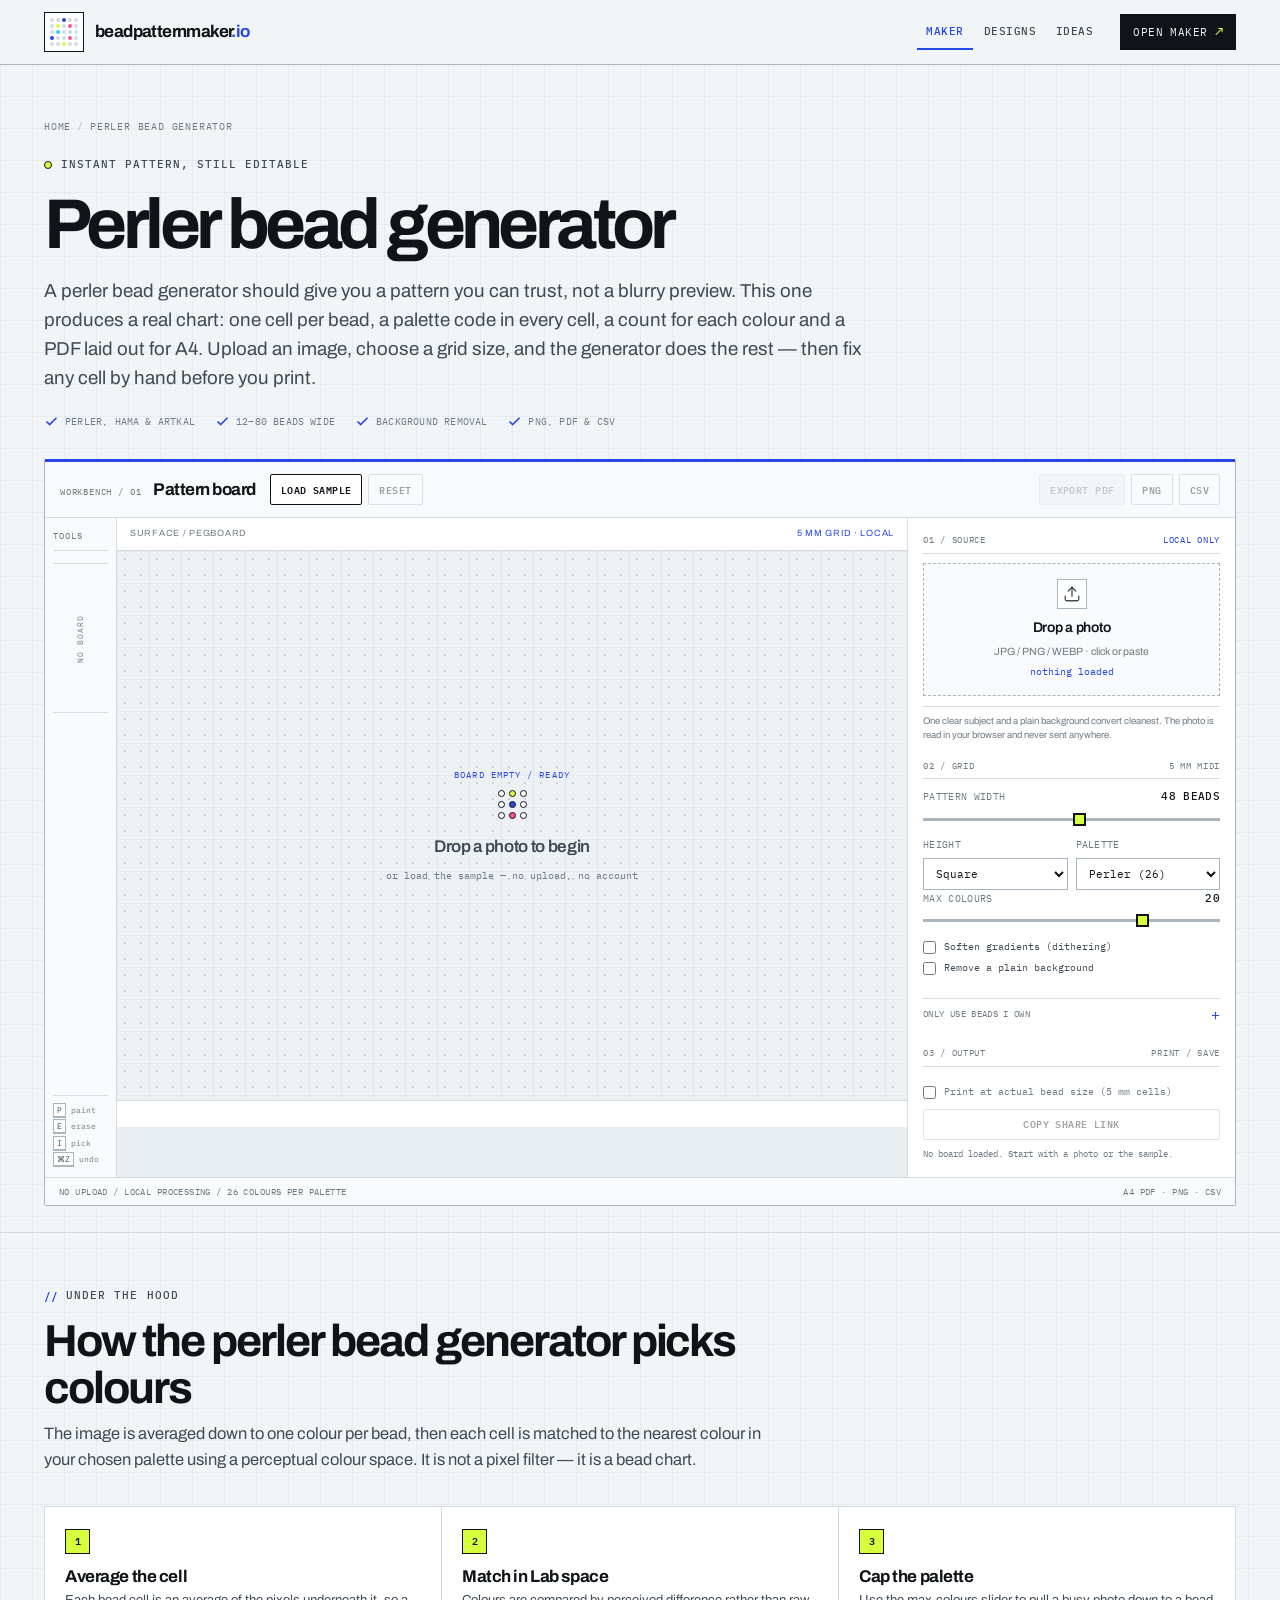
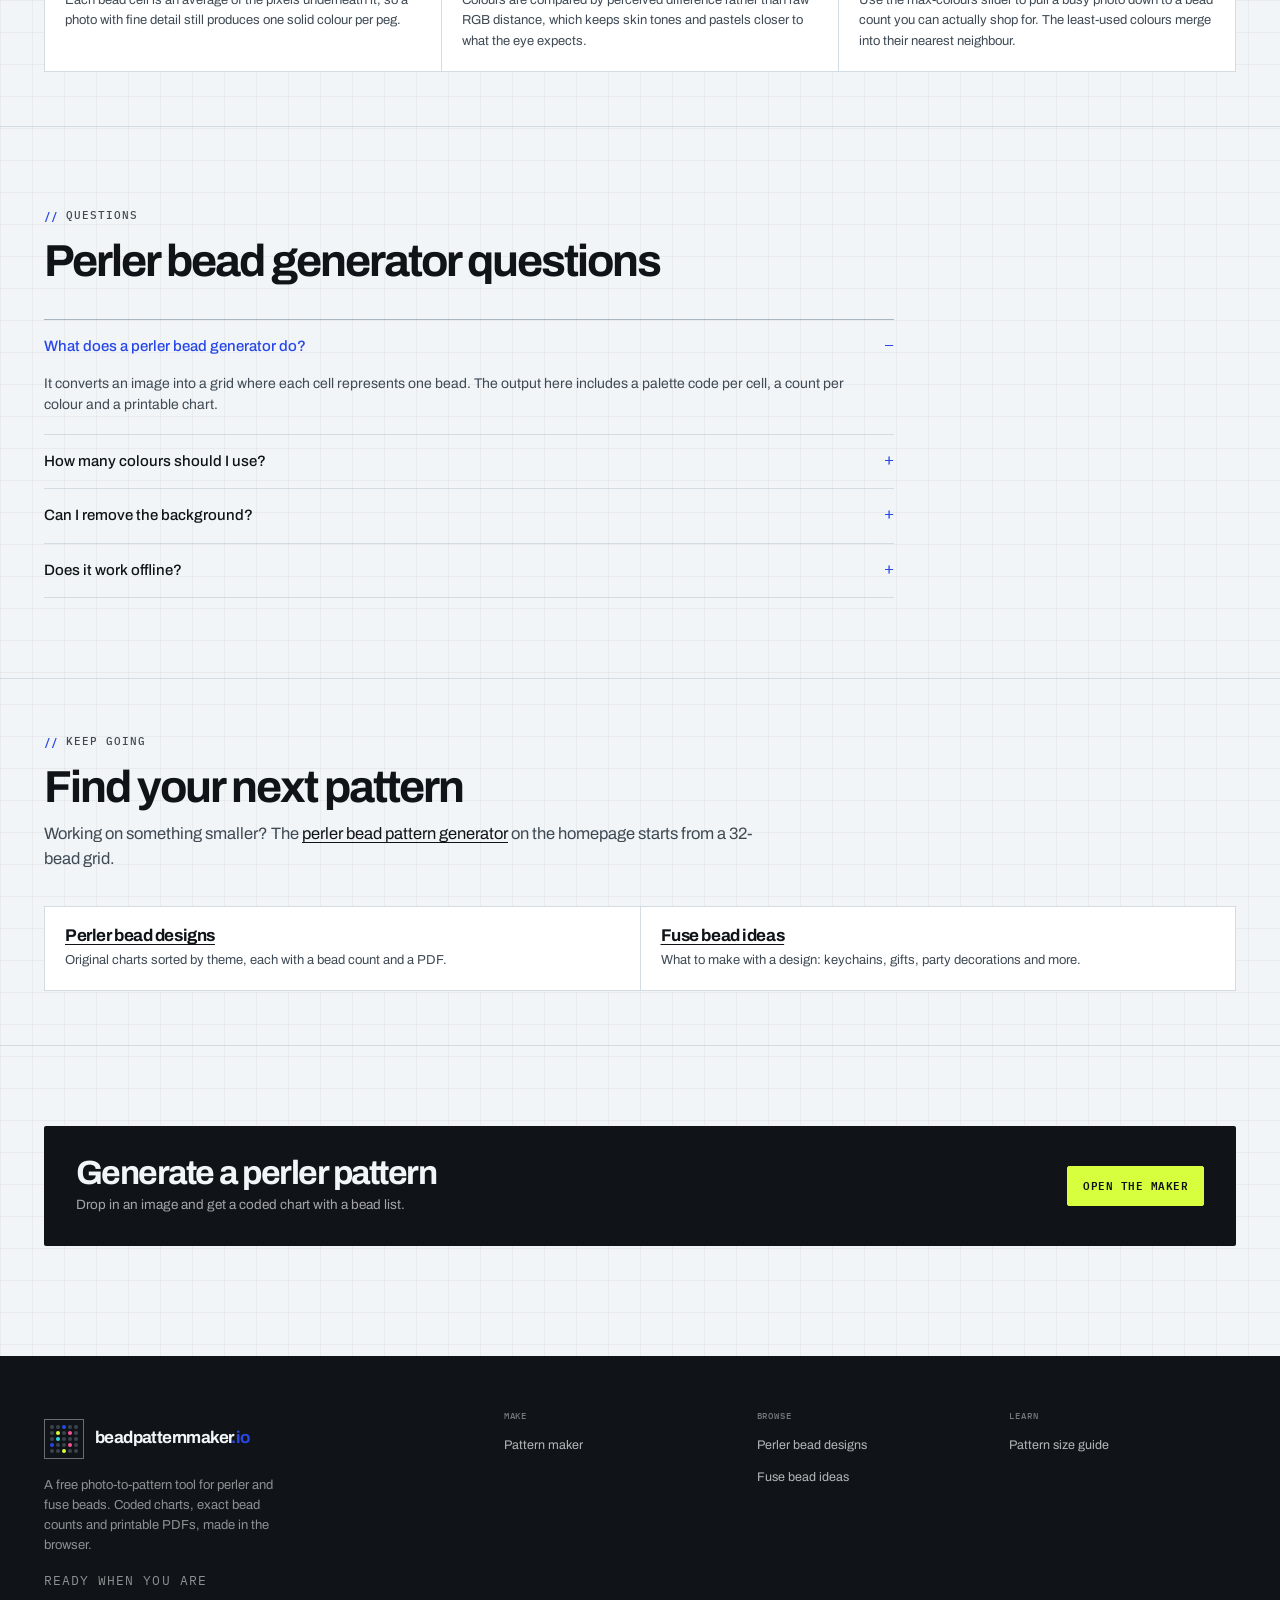
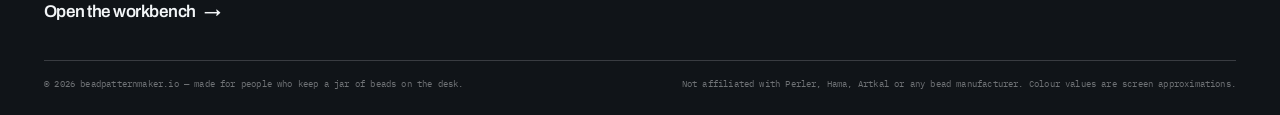
<file: perler-bead-generator/index.html>
<!doctype html>
<html lang="en">
<head>
<meta charset="utf-8">
<meta name="viewport" content="width=device-width, initial-scale=1">
<title>Perler Bead Generator – Instant Pattern from Any Image</title>
<meta name="description" content="Free online perler bead generator. Turn any image into a coded bead chart with Perler, Hama or Artkal colours, exact counts and a printable PDF.">
<link rel="canonical" href="https://beadpatternmaker.io/perler-bead-generator/">
<meta name="theme-color" content="#f2f5f7">
<meta name="color-scheme" content="light">
<meta name="robots" content="index,follow,max-image-preview:large">
<meta property="og:type" content="website">
<meta property="og:site_name" content="Bead Pattern Maker">
<meta property="og:title" content="Perler Bead Generator – Instant Pattern from Any Image">
<meta property="og:description" content="Free online perler bead generator. Turn any image into a coded bead chart with Perler, Hama or Artkal colours, exact counts and a printable PDF.">
<meta property="og:url" content="https://beadpatternmaker.io/perler-bead-generator/">
<meta property="og:image" content="https://beadpatternmaker.io/assets/og.png">
<meta property="og:image:width" content="1200">
<meta property="og:image:height" content="630">
<meta name="twitter:card" content="summary_large_image">
<meta name="twitter:title" content="Perler Bead Generator – Instant Pattern from Any Image">
<meta name="twitter:description" content="Free online perler bead generator. Turn any image into a coded bead chart with Perler, Hama or Artkal colours, exact counts and a printable PDF.">
<meta name="twitter:image" content="https://beadpatternmaker.io/assets/og.png">
<link rel="icon" href="/assets/favicon.svg" type="image/svg+xml">
<link rel="apple-touch-icon" href="/assets/apple-touch-icon.png">
<link rel="manifest" href="/manifest.webmanifest">
<link rel="preconnect" href="https://fonts.googleapis.com">
<link rel="preconnect" href="https://fonts.gstatic.com" crossorigin>
<link href="https://fonts.googleapis.com/css2?family=Archivo:wght@400;500;600;700;800&family=IBM+Plex+Mono:wght@400;500;600&display=swap" rel="stylesheet">
<link rel="stylesheet" href="/css/site.css">
<script type="application/ld+json">{"@context":"https://schema.org","@graph":[{"@type":"WebApplication","name":"Perler bead generator","url":"https://beadpatternmaker.io/perler-bead-generator/","applicationCategory":"DesignApplication","operatingSystem":"Any","browserRequirements":"Requires JavaScript","description":"Free online perler bead generator. Turn any image into a coded bead chart with Perler, Hama or Artkal colours, exact counts and a printable PDF.","offers":{"@type":"Offer","price":"0","priceCurrency":"USD"}},{"@type":"FAQPage","mainEntity":[{"@type":"Question","name":"What does a perler bead generator do?","acceptedAnswer":{"@type":"Answer","text":"It converts an image into a grid where each cell represents one bead. The output here includes a palette code per cell, a count per colour and a printable chart."}},{"@type":"Question","name":"How many colours should I use?","acceptedAnswer":{"@type":"Answer","text":"For a small keychain, 6–10 colours is usually plenty. For a 29 × 29 board, 12–18 is a comfortable range. Fewer colours make the chart faster to shop for and easier to read."}},{"@type":"Question","name":"Can I remove the background?","acceptedAnswer":{"@type":"Answer","text":"Yes. Tick “Remove a plain background” and the generator will flood-fill from the edges of the image. It works best on a wall, table or other plain backdrop."}},{"@type":"Question","name":"Does it work offline?","acceptedAnswer":{"@type":"Answer","text":"Once the page has loaded, the conversion runs in your browser. The site itself needs an internet connection the first time, but your photo is never sent to a server."}}]}]}</script>
</head>
<body>
<a class="skip" href="#main">Skip to content</a>
<header class="site-header">
  <div class="wrap header-inner">
    <a class="brand" href="/" aria-label="Bead Pattern Maker home">
      <span class="brand-mark" aria-hidden="true"><i></i><i></i><i class="is-bead" style="--b:#2747e8"></i><i></i><i></i><i></i><i class="is-bead" style="--b:#d8ff3e"></i><i></i><i class="is-bead" style="--b:#ff4f9a"></i><i></i><i></i><i class="is-bead" style="--b:#2fd3e2"></i><i></i><i></i><i></i><i class="is-bead" style="--b:#2747e8"></i><i></i><i></i><i class="is-bead" style="--b:#ff4f9a"></i><i></i><i></i><i></i><i class="is-bead" style="--b:#d8ff3e"></i><i></i><i></i></span>
      <span class="brand-name">beadpatternmaker<span>.io</span></span>
    </a>
    <button class="nav-toggle" type="button" aria-expanded="false" aria-controls="site-nav">Menu</button>
    <nav class="nav" id="site-nav" aria-label="Main">
      <a href="/" aria-current="page">Maker</a>
      <a href="/perler-bead-designs/">Designs</a>
      <a href="/fuse-bead-ideas/">Ideas</a>
    </nav>
    <a class="header-cta" href="/#tool">Open maker <span>↗</span></a>
  </div>
</header>
<main id="main">
  <section class="page-hero">
    <div class="wrap">
      <p class="crumb"><a href="/">Home</a><span>/</span>Perler bead generator</p>
      <span class="eyebrow">Instant pattern, still editable</span>
      <h1>Perler bead generator</h1>
      <p class="lede">A perler bead generator should give you a pattern you can trust, not a blurry preview. This one produces a real chart: one cell per bead, a palette code in every cell, a count for each colour and a PDF laid out for A4. Upload an image, choose a grid size, and the generator does the rest — then fix any cell by hand before you print.</p>
      <div class="hero-meta">
        <span><svg width="15" height="15" viewBox="0 0 24 24" fill="none" stroke="currentColor" stroke-width="2.6" aria-hidden="true"><path d="M20 6 9 17l-5-5"/></svg>Perler, Hama &amp; Artkal</span>
        <span><svg width="15" height="15" viewBox="0 0 24 24" fill="none" stroke="currentColor" stroke-width="2.6" aria-hidden="true"><path d="M20 6 9 17l-5-5"/></svg>12–80 beads wide</span>
        <span><svg width="15" height="15" viewBox="0 0 24 24" fill="none" stroke="currentColor" stroke-width="2.6" aria-hidden="true"><path d="M20 6 9 17l-5-5"/></svg>Background removal</span>
        <span><svg width="15" height="15" viewBox="0 0 24 24" fill="none" stroke="currentColor" stroke-width="2.6" aria-hidden="true"><path d="M20 6 9 17l-5-5"/></svg>PNG, PDF &amp; CSV</span>
      </div>
    </div>
  </section>

  <div class="wrap" id="tool">
  <div class="workbench">
    <div class="workbench-head">
      <div class="wb-heading">
        <span class="mono">WORKBENCH / 01</span>
        <h2>Pattern board</h2>
      </div>
      <div class="wb-quick">
        <button class="btn btn--small" type="button" id="sample">Load sample</button>
        <button class="btn btn--small btn--quiet" type="button" id="reset" disabled>Reset</button>
      </div>
      <div class="wb-export">
        <button class="btn btn--small btn--primary" type="button" id="dlPdf" disabled>Export PDF</button>
        <button class="btn btn--small btn--quiet" type="button" id="dlPng" disabled>PNG</button>
        <button class="btn btn--small btn--quiet" type="button" id="dlCsv" disabled>CSV</button>
      </div>
    </div>

    <div class="workbench-grid">
      <aside class="wb-rail">
        <div class="rail-head mono">TOOLS</div>
        <div class="editor-bar" id="editorBar" hidden>
          <div class="tool-group" role="group" aria-label="Edit tool">
            <button type="button" data-tool="paint" aria-pressed="true" title="Paint (P)">Paint</button>
            <button type="button" data-tool="erase" aria-pressed="false" title="Erase (E)">Erase</button>
            <button type="button" data-tool="pick" aria-pressed="false" title="Pick a colour (I)">Pick</button>
          </div>
          <div class="tool-group" role="group" aria-label="History">
            <button type="button" id="undo" disabled title="Undo (Cmd+Z)">Undo</button>
            <button type="button" id="redo" disabled title="Redo (Shift+Cmd+Z)">Redo</button>
          </div>
          <div class="swatch-strip" id="paletteStrip" role="group" aria-label="Active bead colour"></div>
        </div>
        <div class="rail-empty">
          <span class="mono">NO BOARD</span>
          <p>Load a sample or drop a photo to unlock the paint tools.</p>
        </div>
        <div class="rail-shortcuts" aria-label="Keyboard shortcuts">
          <span><kbd>P</kbd> paint</span>
          <span><kbd>E</kbd> erase</span>
          <span><kbd>I</kbd> pick</span>
          <span><kbd>⌘Z</kbd> undo</span>
        </div>
      </aside>

      <div class="wb-stage">
        <div class="stage-head">
          <span>SURFACE / PEGBOARD</span>
          <span class="surface-live">5 MM GRID · <span class="stage-code">LOCAL</span></span>
        </div>
        <div class="preview-shell">
          <canvas id="preview" width="600" height="380" aria-label="Bead pattern preview"></canvas>
          <button type="button" class="preview-empty" id="emptyState">
            <span class="empty-kicker">BOARD EMPTY / READY</span>
            <span class="empty-mark" aria-hidden="true"><i></i><i></i><i></i><i></i><i></i><i></i><i></i><i></i><i></i></span>
            <strong>Drop a photo to begin</strong>
            <span>or load the sample — no upload, no account</span>
          </button>
        </div>
        <div class="stage-stats">
          <div class="stats" id="stats" hidden></div>
          <div class="legend" id="legend" hidden></div>
        </div>
      </div>

      <aside class="wb-inspector">
        <div class="inspector-block">
          <div class="inspector-head"><span>01 / SOURCE</span><span class="accent">LOCAL ONLY</span></div>
          <label class="dropzone" id="drop" for="file" tabindex="0">
            <input type="file" id="file" accept="image/*" hidden>
            <span class="drop-icon" aria-hidden="true">
              <svg width="18" height="18" viewBox="0 0 24 24" fill="none" stroke="currentColor" stroke-width="1.7" stroke-linecap="round" stroke-linejoin="round">
                <path d="M21 15v4a2 2 0 0 1-2 2H5a2 2 0 0 1-2-2v-4"/><path d="m17 8-5-5-5 5"/><path d="M12 3v12"/>
              </svg>
            </span>
            <strong>Drop a photo</strong>
            <span>JPG / PNG / WEBP · click or paste</span>
            <span class="file-name" id="fileName">nothing loaded</span>
          </label>
          <p class="hint">One clear subject and a plain background convert cleanest. The photo is read in your browser and never sent anywhere.</p>
        </div>

        <div class="inspector-block">
          <div class="inspector-head"><span>02 / GRID</span><span>5 MM MIDI</span></div>
          <label class="field">
            <span>Pattern width <b><span id="widthVal">48</span> beads</b></span>
            <input type="range" id="width" min="12" max="80" step="1" value="48">
          </label>
          <div class="field-row two">
            <label class="field">
              <span>Height</span>
              <select id="rows"><option value="square" selected>Square</option><option value="auto">Photo ratio</option><option value="16">16 rows</option><option value="29">29 rows</option><option value="48">48 rows</option><option value="64">64 rows</option></select>
            </label>
            <label class="field">
              <span>Palette</span>
              <select id="palette"><option value="perler" selected>Perler (26)</option><option value="hama">Hama (26)</option><option value="artkal">Artkal (26)</option></select>
            </label>
          </div>
          <label class="field">
            <span>Max colours <b><span id="maxColorsVal">20</span></b></span>
            <input type="range" id="maxColors" min="2" max="26" step="1" value="20">
          </label>
          <label class="check">
            <input type="checkbox" id="dither">
            Soften gradients (dithering)
          </label>
          <label class="check">
            <input type="checkbox" id="dropBg">
            Remove a plain background
          </label>
        </div>

        <details class="panel" id="cropPanel" hidden>
          <summary>Frame the photo</summary>
          <div class="panel-body">
            <div class="crop-stage">
              <canvas id="cropCanvas" width="560" height="360" aria-label="Crop preview"></canvas>
            </div>
            <label class="field">
              <span>Zoom <b><span id="cropZoomVal">1.0</span>×</b></span>
              <input type="range" id="cropZoom" min="1" max="5" step="0.1" value="1">
            </label>
            <div class="crop-actions">
              <button type="button" class="btn btn--small" id="cropCenter">Centre</button>
              <button type="button" class="btn btn--small" id="cropReset">Reset frame</button>
            </div>
            <p class="hint" style="border:0;padding:0">Drag the frame to choose what lands on the pegboard. The chart updates as you move it.</p>
          </div>
        </details>

        <details class="panel">
          <summary>Only use beads I own</summary>
          <div class="panel-body">
            <div class="swatch-grid" id="stash" role="group" aria-label="Beads I own"></div>
            <p class="hint" style="border:0;padding:0">Tap a bead to turn it off. The chart reroutes to the nearest colour left on.</p>
          </div>
        </details>

        <div class="inspector-block inspector-output">
          <div class="inspector-head"><span>03 / OUTPUT</span><span>PRINT / SAVE</span></div>
          <label class="check check--small actual-size">
            <input type="checkbox" id="actualSize">
            Print at actual bead size (5 mm cells)
          </label>
          <div class="export-row">
            <button class="btn btn--small btn--quiet" type="button" id="shareLink" disabled>Copy share link</button>
          </div>
          <p id="status" class="tool-status" role="status" aria-live="polite">No board loaded. Start with a photo or the sample.</p>
        </div>
      </aside>
    </div>

    <div class="workbench-foot">
      <span>NO UPLOAD / LOCAL PROCESSING / 26 COLOURS PER PALETTE</span>
      <span>A4 PDF · PNG · CSV</span>
    </div>
  </div>
</div>

  <section class="section section--tight">
    <div class="wrap">
      <div class="section-head">
        <p class="eyebrow-line">Under the hood</p>
        <h2>How the perler bead generator picks colours</h2>
        <p>The image is averaged down to one colour per bead, then each cell is matched to the nearest colour in your chosen palette using a perceptual colour space. It is not a pixel filter — it is a bead chart.</p>
      </div>
      <div class="callout-grid">
        <article class="callout-card">
          <span class="num" aria-hidden="true">1</span>
          <h3>Average the cell</h3>
          <p>Each bead cell is an average of the pixels underneath it, so a photo with fine detail still produces one solid colour per peg.</p>
        </article>
        <article class="callout-card">
          <span class="num" aria-hidden="true">2</span>
          <h3>Match in Lab space</h3>
          <p>Colours are compared by perceived difference rather than raw RGB distance, which keeps skin tones and pastels closer to what the eye expects.</p>
        </article>
        <article class="callout-card">
          <span class="num" aria-hidden="true">3</span>
          <h3>Cap the palette</h3>
          <p>Use the max-colours slider to pull a busy photo down to a bead count you can actually shop for. The least-used colours merge into their nearest neighbour.</p>
        </article>
      </div>
    </div>
  </section>

  <section class="section">
    <div class="wrap">
      <div class="section-head">
        <p class="eyebrow-line">Questions</p>
        <h2>Perler bead generator questions</h2>
      </div>
      <div class="faq">
  <details open>
    <summary>What does a perler bead generator do?</summary>
    <div class="answer">It converts an image into a grid where each cell represents one bead. The output here includes a palette code per cell, a count per colour and a printable chart.</div>
  </details>
  <details>
    <summary>How many colours should I use?</summary>
    <div class="answer">For a small keychain, 6–10 colours is usually plenty. For a 29 × 29 board, 12–18 is a comfortable range. Fewer colours make the chart faster to shop for and easier to read.</div>
  </details>
  <details>
    <summary>Can I remove the background?</summary>
    <div class="answer">Yes. Tick “Remove a plain background” and the generator will flood-fill from the edges of the image. It works best on a wall, table or other plain backdrop.</div>
  </details>
  <details>
    <summary>Does it work offline?</summary>
    <div class="answer">Once the page has loaded, the conversion runs in your browser. The site itself needs an internet connection the first time, but your photo is never sent to a server.</div>
  </details>
</div>
    </div>
  </section>

  <section class="section section--tight">
  <div class="wrap">
    <div class="section-head">
      <p class="eyebrow-line">Keep going</p>
      <h2>Find your next pattern</h2>
      <p>Working on something smaller? The <a href="/">perler bead pattern generator</a> on the homepage starts from a 32-bead grid.</p>
    </div>
    <div class="callout-grid callout-grid--fit">
      <article class="callout-card">
        <h3><a href="/perler-bead-designs/">Perler bead designs</a></h3>
        <p>Original charts sorted by theme, each with a bead count and a PDF.</p>
      </article>
      <article class="callout-card">
        <h3><a href="/fuse-bead-ideas/">Fuse bead ideas</a></h3>
        <p>What to make with a design: keychains, gifts, party decorations and more.</p>
      </article>
    </div>
  </div>
</section>

  <section class="section">
  <div class="wrap">
    <div class="cta-band">
      <div>
        <h2>Generate a perler pattern</h2>
        <p>Drop in an image and get a coded chart with a bead list.</p>
      </div>
      <a class="btn btn--primary" href="#tool">Open the maker</a>
    </div>
  </div>
</section>
</main>
<footer class="site-footer">
  <div class="wrap">
    <div class="footer-top">
      <div class="footer-about">
        <a class="brand" href="/" aria-label="Bead Pattern Maker home">
          <span class="brand-mark" aria-hidden="true"><i></i><i></i><i class="is-bead" style="--b:#2747e8"></i><i></i><i></i><i></i><i class="is-bead" style="--b:#d8ff3e"></i><i></i><i class="is-bead" style="--b:#ff4f9a"></i><i></i><i></i><i class="is-bead" style="--b:#2fd3e2"></i><i></i><i></i><i></i><i class="is-bead" style="--b:#2747e8"></i><i></i><i></i><i class="is-bead" style="--b:#ff4f9a"></i><i></i><i></i><i></i><i class="is-bead" style="--b:#d8ff3e"></i><i></i><i></i></span>
          <span class="brand-name">beadpatternmaker<span>.io</span></span>
        </a>
        <p>A free photo-to-pattern tool for perler and fuse beads. Coded charts, exact bead counts and printable PDFs, made in the browser.</p>
        <p class="footer-kicker">Ready when you are</p>
        <a class="footer-link" href="/#tool">Open the workbench <span>→</span></a>
      </div>
      <div class="footer-grid">
        <div>
          <h4>Make</h4>
          <ul>
            <li><a href="/">Pattern maker</a></li>
          </ul>
        </div>
        <div>
          <h4>Browse</h4>
          <ul>
            <li><a href="/perler-bead-designs/">Perler bead designs</a></li>
            <li><a href="/fuse-bead-ideas/">Fuse bead ideas</a></li>
          </ul>
        </div>
        <div>
          <h4>Learn</h4>
          <ul>
            <li><a href="/perler-bead-designs/#sizes">Pattern size guide</a></li>
          </ul>
        </div>
      </div>
    </div>
    <div class="footer-bottom">
      <p>© 2026 beadpatternmaker.io — made for people who keep a jar of beads on the desk.</p>
      <p>Not affiliated with Perler, Hama, Artkal or any bead manufacturer. Colour values are screen approximations.</p>
    </div>
  </div>
</footer>
<script>window.BPM_TOOL = {"cols":48,"rows":"square","palette":"perler","maxColors":20};</script>
<script src="/js/site.js"></script>
<script src="/js/palettes.js"></script>
<script src="/js/quantize.js"></script>
<script src="/js/render.js"></script>
<script src="/js/pdf.js"></script>
<script src="/js/share.js"></script>
<script src="/js/frame.js"></script>
<script src="/js/patterns-data.js"></script>
<script src="/js/app.js"></script>
</body>
</html>
</file>
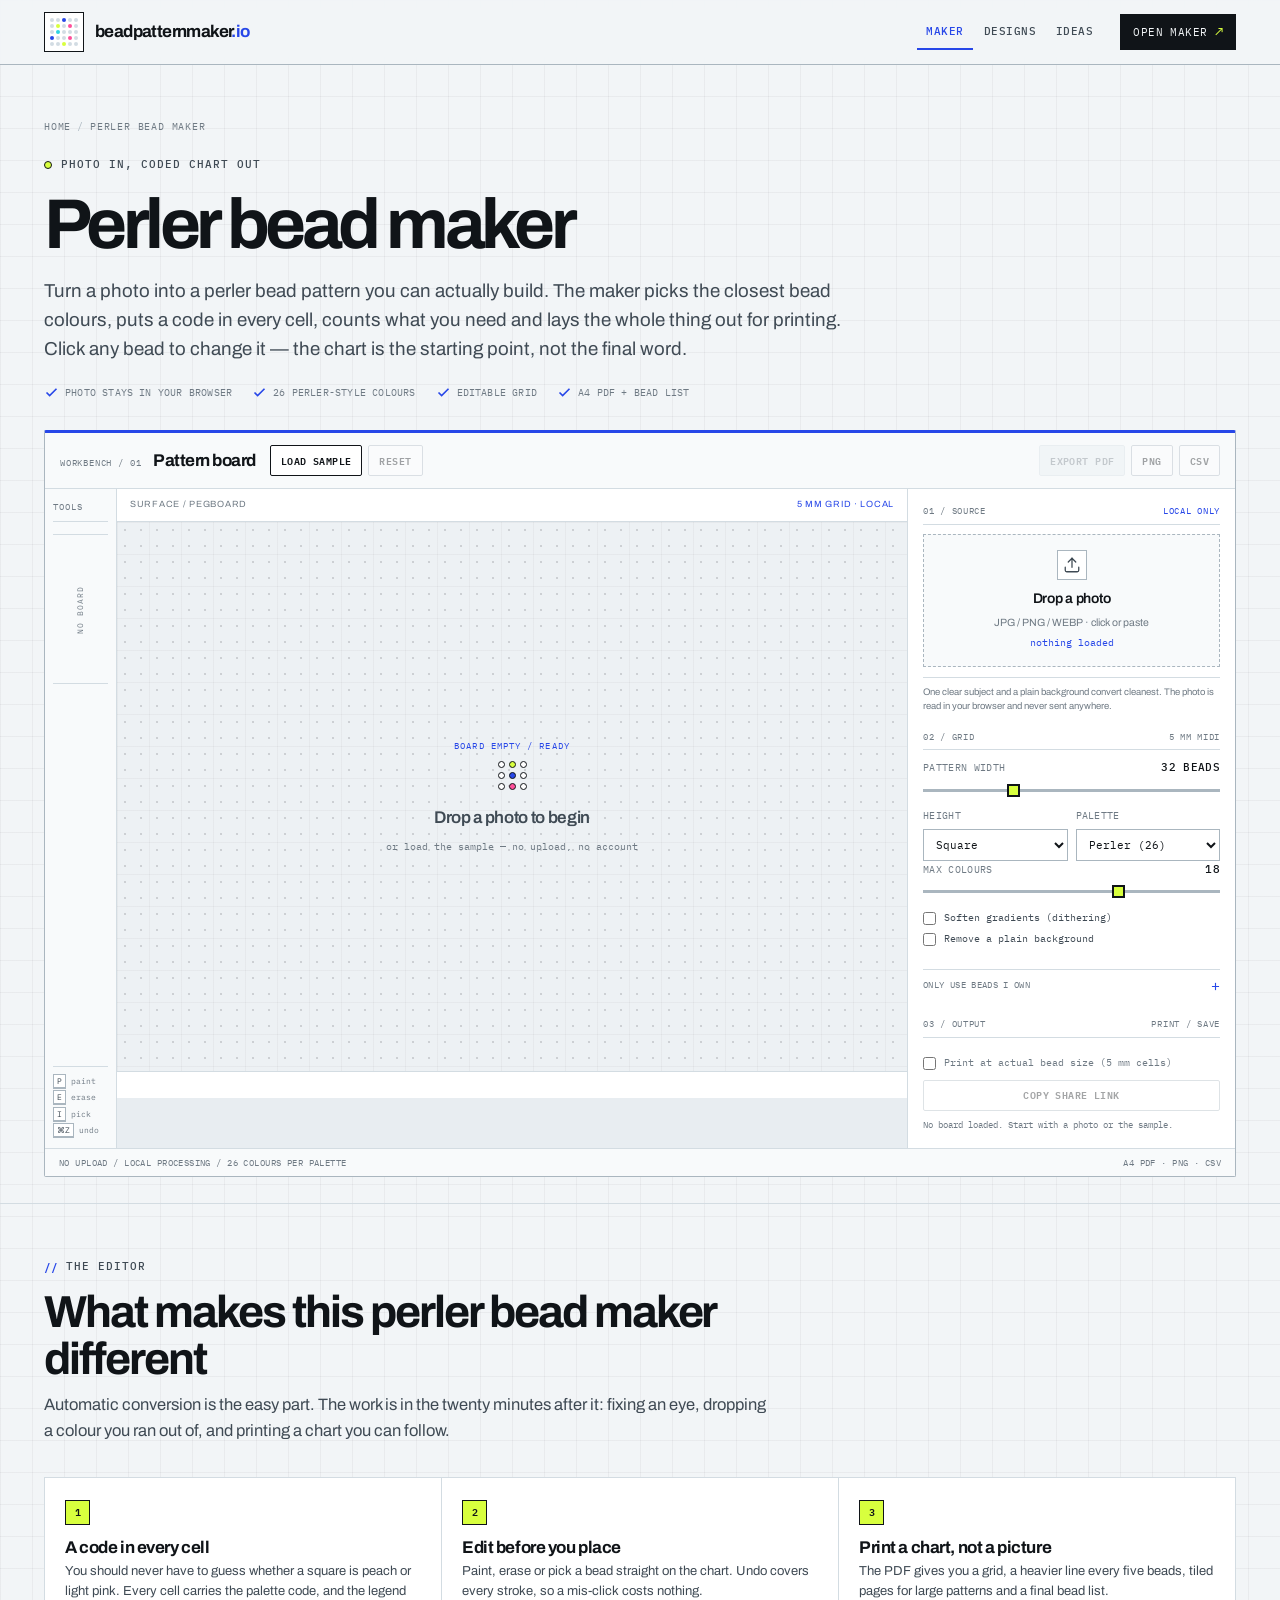
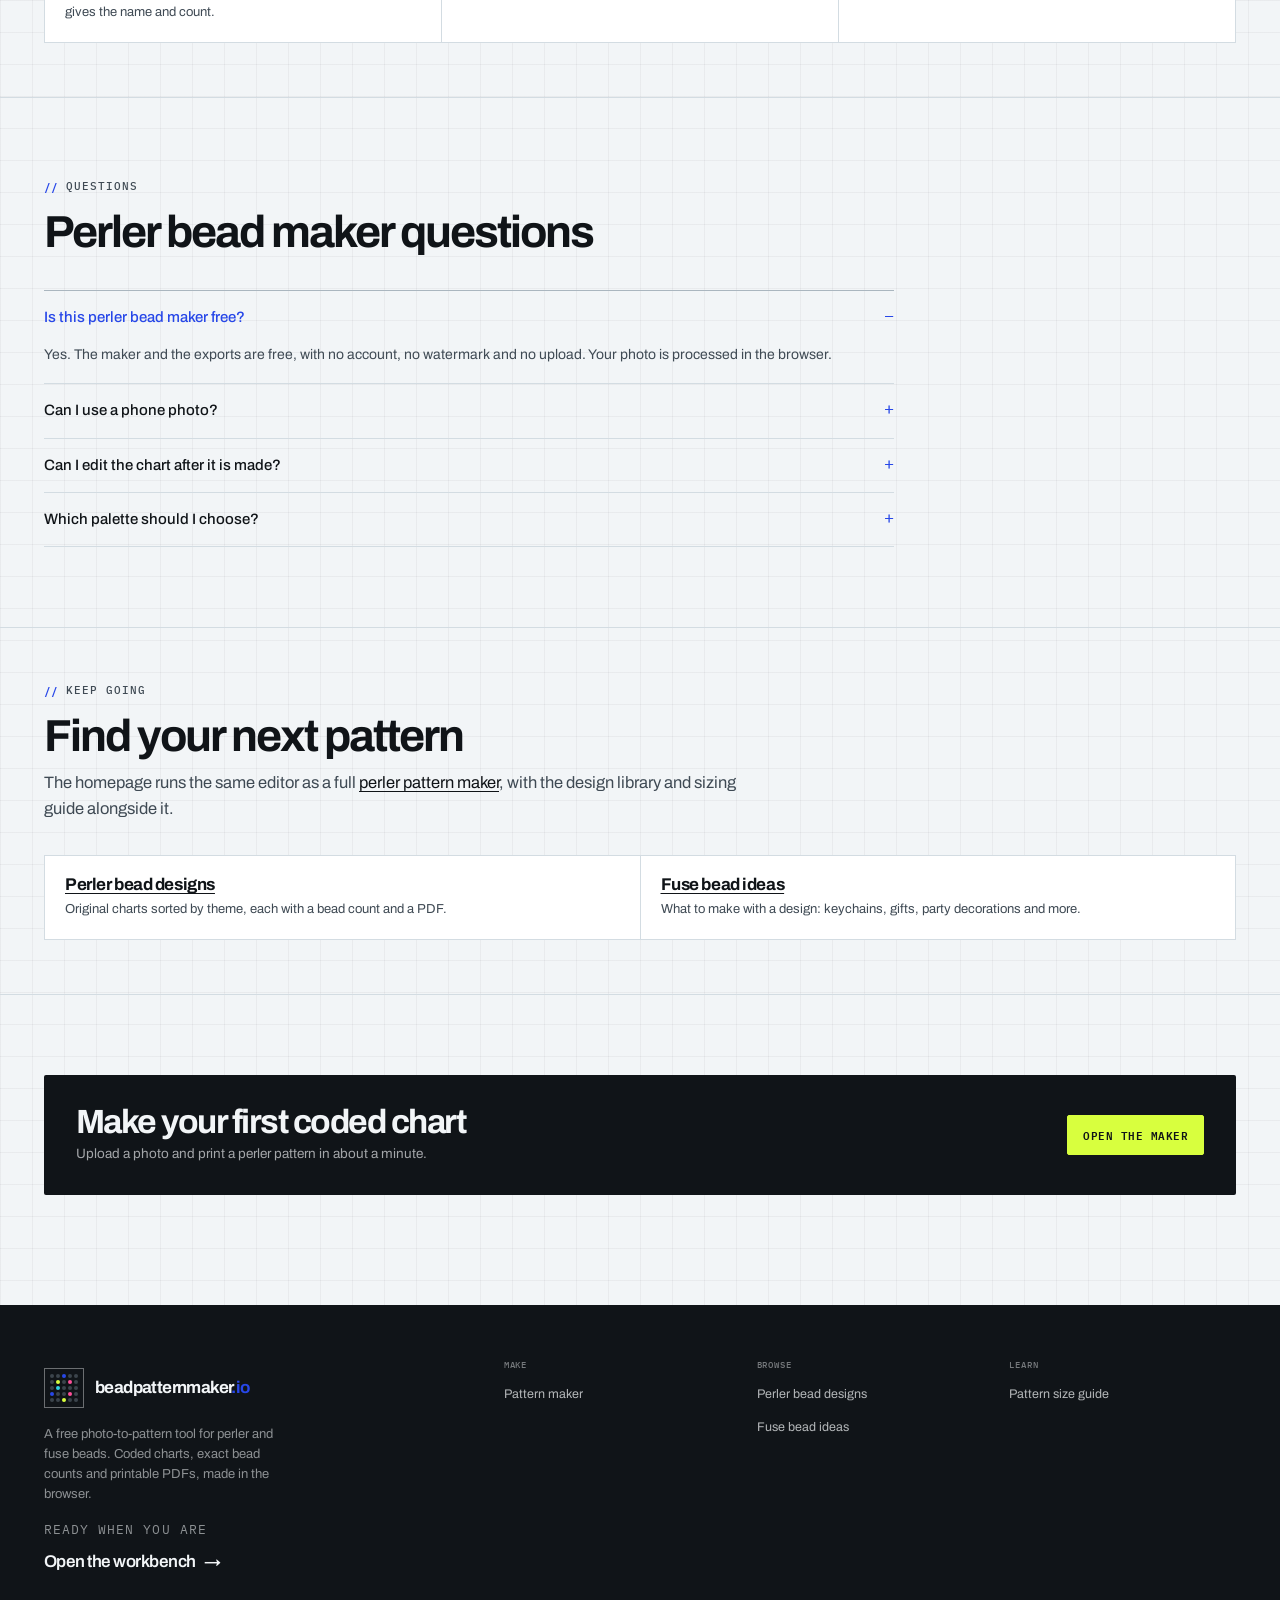
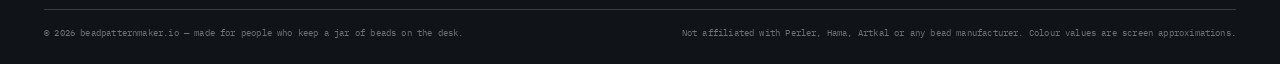
<file: perler-bead-maker/index.html>
<!doctype html>
<html lang="en">
<head>
<meta charset="utf-8">
<meta name="viewport" content="width=device-width, initial-scale=1">
<title>Perler Bead Maker – Turn a Photo into Beads</title>
<meta name="description" content="A free perler bead maker that turns a photo into a coded chart with exact bead counts and a printable PDF. Edit any bead before you export.">
<link rel="canonical" href="https://beadpatternmaker.io/perler-bead-maker/">
<meta name="theme-color" content="#f2f5f7">
<meta name="color-scheme" content="light">
<meta name="robots" content="index,follow,max-image-preview:large">
<meta property="og:type" content="website">
<meta property="og:site_name" content="Bead Pattern Maker">
<meta property="og:title" content="Perler Bead Maker – Turn a Photo into Beads">
<meta property="og:description" content="A free perler bead maker that turns a photo into a coded chart with exact bead counts and a printable PDF. Edit any bead before you export.">
<meta property="og:url" content="https://beadpatternmaker.io/perler-bead-maker/">
<meta property="og:image" content="https://beadpatternmaker.io/assets/og.png">
<meta property="og:image:width" content="1200">
<meta property="og:image:height" content="630">
<meta name="twitter:card" content="summary_large_image">
<meta name="twitter:title" content="Perler Bead Maker – Turn a Photo into Beads">
<meta name="twitter:description" content="A free perler bead maker that turns a photo into a coded chart with exact bead counts and a printable PDF. Edit any bead before you export.">
<meta name="twitter:image" content="https://beadpatternmaker.io/assets/og.png">
<link rel="icon" href="/assets/favicon.svg" type="image/svg+xml">
<link rel="apple-touch-icon" href="/assets/apple-touch-icon.png">
<link rel="manifest" href="/manifest.webmanifest">
<link rel="preconnect" href="https://fonts.googleapis.com">
<link rel="preconnect" href="https://fonts.gstatic.com" crossorigin>
<link href="https://fonts.googleapis.com/css2?family=Archivo:wght@400;500;600;700;800&family=IBM+Plex+Mono:wght@400;500;600&display=swap" rel="stylesheet">
<link rel="stylesheet" href="/css/site.css">
<script type="application/ld+json">{"@context":"https://schema.org","@graph":[{"@type":"WebApplication","name":"Perler bead maker","url":"https://beadpatternmaker.io/perler-bead-maker/","applicationCategory":"DesignApplication","operatingSystem":"Any","browserRequirements":"Requires JavaScript","description":"A free perler bead maker that turns a photo into a coded chart with exact bead counts and a printable PDF. Edit any bead before you export.","offers":{"@type":"Offer","price":"0","priceCurrency":"USD"}},{"@type":"FAQPage","mainEntity":[{"@type":"Question","name":"Is this perler bead maker free?","acceptedAnswer":{"@type":"Answer","text":"Yes. The maker and the exports are free, with no account, no watermark and no upload. Your photo is processed in the browser."}},{"@type":"Question","name":"Can I use a phone photo?","acceptedAnswer":{"@type":"Answer","text":"Yes. A well-lit photo with one clear subject works best. Crop tight to the subject and remove a plain background if the photo has one."}},{"@type":"Question","name":"Can I edit the chart after it is made?","acceptedAnswer":{"@type":"Answer","text":"Yes. Click a bead to paint it, erase it or pick up its colour. The bead counts update live, so you can see exactly how a change affects the shopping list."}},{"@type":"Question","name":"Which palette should I choose?","acceptedAnswer":{"@type":"Answer","text":"Choose the brand you actually own. Perler, Hama and Artkal have different colour ranges; switching the palette remaps the chart to the closest beads in that set."}}]}]}</script>
</head>
<body>
<a class="skip" href="#main">Skip to content</a>
<header class="site-header">
  <div class="wrap header-inner">
    <a class="brand" href="/" aria-label="Bead Pattern Maker home">
      <span class="brand-mark" aria-hidden="true"><i></i><i></i><i class="is-bead" style="--b:#2747e8"></i><i></i><i></i><i></i><i class="is-bead" style="--b:#d8ff3e"></i><i></i><i class="is-bead" style="--b:#ff4f9a"></i><i></i><i></i><i class="is-bead" style="--b:#2fd3e2"></i><i></i><i></i><i></i><i class="is-bead" style="--b:#2747e8"></i><i></i><i></i><i class="is-bead" style="--b:#ff4f9a"></i><i></i><i></i><i></i><i class="is-bead" style="--b:#d8ff3e"></i><i></i><i></i></span>
      <span class="brand-name">beadpatternmaker<span>.io</span></span>
    </a>
    <button class="nav-toggle" type="button" aria-expanded="false" aria-controls="site-nav">Menu</button>
    <nav class="nav" id="site-nav" aria-label="Main">
      <a href="/" aria-current="page">Maker</a>
      <a href="/perler-bead-designs/">Designs</a>
      <a href="/fuse-bead-ideas/">Ideas</a>
    </nav>
    <a class="header-cta" href="/#tool">Open maker <span>↗</span></a>
  </div>
</header>
<main id="main">
  <section class="page-hero">
    <div class="wrap">
      <p class="crumb"><a href="/">Home</a><span>/</span>Perler bead maker</p>
      <span class="eyebrow">Photo in, coded chart out</span>
      <h1>Perler bead maker</h1>
      <p class="lede">Turn a photo into a perler bead pattern you can actually build. The maker picks the closest bead colours, puts a code in every cell, counts what you need and lays the whole thing out for printing. Click any bead to change it — the chart is the starting point, not the final word.</p>
      <div class="hero-meta">
        <span><svg width="15" height="15" viewBox="0 0 24 24" fill="none" stroke="currentColor" stroke-width="2.6" aria-hidden="true"><path d="M20 6 9 17l-5-5"/></svg>Photo stays in your browser</span>
        <span><svg width="15" height="15" viewBox="0 0 24 24" fill="none" stroke="currentColor" stroke-width="2.6" aria-hidden="true"><path d="M20 6 9 17l-5-5"/></svg>26 perler-style colours</span>
        <span><svg width="15" height="15" viewBox="0 0 24 24" fill="none" stroke="currentColor" stroke-width="2.6" aria-hidden="true"><path d="M20 6 9 17l-5-5"/></svg>Editable grid</span>
        <span><svg width="15" height="15" viewBox="0 0 24 24" fill="none" stroke="currentColor" stroke-width="2.6" aria-hidden="true"><path d="M20 6 9 17l-5-5"/></svg>A4 PDF + bead list</span>
      </div>
    </div>
  </section>

  <div class="wrap" id="tool">
  <div class="workbench">
    <div class="workbench-head">
      <div class="wb-heading">
        <span class="mono">WORKBENCH / 01</span>
        <h2>Pattern board</h2>
      </div>
      <div class="wb-quick">
        <button class="btn btn--small" type="button" id="sample">Load sample</button>
        <button class="btn btn--small btn--quiet" type="button" id="reset" disabled>Reset</button>
      </div>
      <div class="wb-export">
        <button class="btn btn--small btn--primary" type="button" id="dlPdf" disabled>Export PDF</button>
        <button class="btn btn--small btn--quiet" type="button" id="dlPng" disabled>PNG</button>
        <button class="btn btn--small btn--quiet" type="button" id="dlCsv" disabled>CSV</button>
      </div>
    </div>

    <div class="workbench-grid">
      <aside class="wb-rail">
        <div class="rail-head mono">TOOLS</div>
        <div class="editor-bar" id="editorBar" hidden>
          <div class="tool-group" role="group" aria-label="Edit tool">
            <button type="button" data-tool="paint" aria-pressed="true" title="Paint (P)">Paint</button>
            <button type="button" data-tool="erase" aria-pressed="false" title="Erase (E)">Erase</button>
            <button type="button" data-tool="pick" aria-pressed="false" title="Pick a colour (I)">Pick</button>
          </div>
          <div class="tool-group" role="group" aria-label="History">
            <button type="button" id="undo" disabled title="Undo (Cmd+Z)">Undo</button>
            <button type="button" id="redo" disabled title="Redo (Shift+Cmd+Z)">Redo</button>
          </div>
          <div class="swatch-strip" id="paletteStrip" role="group" aria-label="Active bead colour"></div>
        </div>
        <div class="rail-empty">
          <span class="mono">NO BOARD</span>
          <p>Load a sample or drop a photo to unlock the paint tools.</p>
        </div>
        <div class="rail-shortcuts" aria-label="Keyboard shortcuts">
          <span><kbd>P</kbd> paint</span>
          <span><kbd>E</kbd> erase</span>
          <span><kbd>I</kbd> pick</span>
          <span><kbd>⌘Z</kbd> undo</span>
        </div>
      </aside>

      <div class="wb-stage">
        <div class="stage-head">
          <span>SURFACE / PEGBOARD</span>
          <span class="surface-live">5 MM GRID · <span class="stage-code">LOCAL</span></span>
        </div>
        <div class="preview-shell">
          <canvas id="preview" width="600" height="380" aria-label="Bead pattern preview"></canvas>
          <button type="button" class="preview-empty" id="emptyState">
            <span class="empty-kicker">BOARD EMPTY / READY</span>
            <span class="empty-mark" aria-hidden="true"><i></i><i></i><i></i><i></i><i></i><i></i><i></i><i></i><i></i></span>
            <strong>Drop a photo to begin</strong>
            <span>or load the sample — no upload, no account</span>
          </button>
        </div>
        <div class="stage-stats">
          <div class="stats" id="stats" hidden></div>
          <div class="legend" id="legend" hidden></div>
        </div>
      </div>

      <aside class="wb-inspector">
        <div class="inspector-block">
          <div class="inspector-head"><span>01 / SOURCE</span><span class="accent">LOCAL ONLY</span></div>
          <label class="dropzone" id="drop" for="file" tabindex="0">
            <input type="file" id="file" accept="image/*" hidden>
            <span class="drop-icon" aria-hidden="true">
              <svg width="18" height="18" viewBox="0 0 24 24" fill="none" stroke="currentColor" stroke-width="1.7" stroke-linecap="round" stroke-linejoin="round">
                <path d="M21 15v4a2 2 0 0 1-2 2H5a2 2 0 0 1-2-2v-4"/><path d="m17 8-5-5-5 5"/><path d="M12 3v12"/>
              </svg>
            </span>
            <strong>Drop a photo</strong>
            <span>JPG / PNG / WEBP · click or paste</span>
            <span class="file-name" id="fileName">nothing loaded</span>
          </label>
          <p class="hint">One clear subject and a plain background convert cleanest. The photo is read in your browser and never sent anywhere.</p>
        </div>

        <div class="inspector-block">
          <div class="inspector-head"><span>02 / GRID</span><span>5 MM MIDI</span></div>
          <label class="field">
            <span>Pattern width <b><span id="widthVal">32</span> beads</b></span>
            <input type="range" id="width" min="12" max="80" step="1" value="32">
          </label>
          <div class="field-row two">
            <label class="field">
              <span>Height</span>
              <select id="rows"><option value="square" selected>Square</option><option value="auto">Photo ratio</option><option value="16">16 rows</option><option value="29">29 rows</option><option value="48">48 rows</option><option value="64">64 rows</option></select>
            </label>
            <label class="field">
              <span>Palette</span>
              <select id="palette"><option value="perler" selected>Perler (26)</option><option value="hama">Hama (26)</option><option value="artkal">Artkal (26)</option></select>
            </label>
          </div>
          <label class="field">
            <span>Max colours <b><span id="maxColorsVal">18</span></b></span>
            <input type="range" id="maxColors" min="2" max="26" step="1" value="18">
          </label>
          <label class="check">
            <input type="checkbox" id="dither">
            Soften gradients (dithering)
          </label>
          <label class="check">
            <input type="checkbox" id="dropBg">
            Remove a plain background
          </label>
        </div>

        <details class="panel" id="cropPanel" hidden>
          <summary>Frame the photo</summary>
          <div class="panel-body">
            <div class="crop-stage">
              <canvas id="cropCanvas" width="560" height="360" aria-label="Crop preview"></canvas>
            </div>
            <label class="field">
              <span>Zoom <b><span id="cropZoomVal">1.0</span>×</b></span>
              <input type="range" id="cropZoom" min="1" max="5" step="0.1" value="1">
            </label>
            <div class="crop-actions">
              <button type="button" class="btn btn--small" id="cropCenter">Centre</button>
              <button type="button" class="btn btn--small" id="cropReset">Reset frame</button>
            </div>
            <p class="hint" style="border:0;padding:0">Drag the frame to choose what lands on the pegboard. The chart updates as you move it.</p>
          </div>
        </details>

        <details class="panel">
          <summary>Only use beads I own</summary>
          <div class="panel-body">
            <div class="swatch-grid" id="stash" role="group" aria-label="Beads I own"></div>
            <p class="hint" style="border:0;padding:0">Tap a bead to turn it off. The chart reroutes to the nearest colour left on.</p>
          </div>
        </details>

        <div class="inspector-block inspector-output">
          <div class="inspector-head"><span>03 / OUTPUT</span><span>PRINT / SAVE</span></div>
          <label class="check check--small actual-size">
            <input type="checkbox" id="actualSize">
            Print at actual bead size (5 mm cells)
          </label>
          <div class="export-row">
            <button class="btn btn--small btn--quiet" type="button" id="shareLink" disabled>Copy share link</button>
          </div>
          <p id="status" class="tool-status" role="status" aria-live="polite">No board loaded. Start with a photo or the sample.</p>
        </div>
      </aside>
    </div>

    <div class="workbench-foot">
      <span>NO UPLOAD / LOCAL PROCESSING / 26 COLOURS PER PALETTE</span>
      <span>A4 PDF · PNG · CSV</span>
    </div>
  </div>
</div>

  <section class="section section--tight">
    <div class="wrap">
      <div class="section-head">
        <p class="eyebrow-line">The editor</p>
        <h2>What makes this perler bead maker different</h2>
        <p>Automatic conversion is the easy part. The work is in the twenty minutes after it: fixing an eye, dropping a colour you ran out of, and printing a chart you can follow.</p>
      </div>
      <div class="callout-grid">
        <article class="callout-card">
          <span class="num" aria-hidden="true">1</span>
          <h3>A code in every cell</h3>
          <p>You should never have to guess whether a square is peach or light pink. Every cell carries the palette code, and the legend gives the name and count.</p>
        </article>
        <article class="callout-card">
          <span class="num" aria-hidden="true">2</span>
          <h3>Edit before you place</h3>
          <p>Paint, erase or pick a bead straight on the chart. Undo covers every stroke, so a mis-click costs nothing.</p>
        </article>
        <article class="callout-card">
          <span class="num" aria-hidden="true">3</span>
          <h3>Print a chart, not a picture</h3>
          <p>The PDF gives you a grid, a heavier line every five beads, tiled pages for large patterns and a final bead list.</p>
        </article>
      </div>
    </div>
  </section>

  <section class="section">
    <div class="wrap">
      <div class="section-head">
        <p class="eyebrow-line">Questions</p>
        <h2>Perler bead maker questions</h2>
      </div>
      <div class="faq">
  <details open>
    <summary>Is this perler bead maker free?</summary>
    <div class="answer">Yes. The maker and the exports are free, with no account, no watermark and no upload. Your photo is processed in the browser.</div>
  </details>
  <details>
    <summary>Can I use a phone photo?</summary>
    <div class="answer">Yes. A well-lit photo with one clear subject works best. Crop tight to the subject and remove a plain background if the photo has one.</div>
  </details>
  <details>
    <summary>Can I edit the chart after it is made?</summary>
    <div class="answer">Yes. Click a bead to paint it, erase it or pick up its colour. The bead counts update live, so you can see exactly how a change affects the shopping list.</div>
  </details>
  <details>
    <summary>Which palette should I choose?</summary>
    <div class="answer">Choose the brand you actually own. Perler, Hama and Artkal have different colour ranges; switching the palette remaps the chart to the closest beads in that set.</div>
  </details>
</div>
    </div>
  </section>

  <section class="section section--tight">
  <div class="wrap">
    <div class="section-head">
      <p class="eyebrow-line">Keep going</p>
      <h2>Find your next pattern</h2>
      <p>The homepage runs the same editor as a full <a href="/">perler pattern maker</a>, with the design library and sizing guide alongside it.</p>
    </div>
    <div class="callout-grid callout-grid--fit">
      <article class="callout-card">
        <h3><a href="/perler-bead-designs/">Perler bead designs</a></h3>
        <p>Original charts sorted by theme, each with a bead count and a PDF.</p>
      </article>
      <article class="callout-card">
        <h3><a href="/fuse-bead-ideas/">Fuse bead ideas</a></h3>
        <p>What to make with a design: keychains, gifts, party decorations and more.</p>
      </article>
    </div>
  </div>
</section>

  <section class="section">
  <div class="wrap">
    <div class="cta-band">
      <div>
        <h2>Make your first coded chart</h2>
        <p>Upload a photo and print a perler pattern in about a minute.</p>
      </div>
      <a class="btn btn--primary" href="#tool">Open the maker</a>
    </div>
  </div>
</section>
</main>
<footer class="site-footer">
  <div class="wrap">
    <div class="footer-top">
      <div class="footer-about">
        <a class="brand" href="/" aria-label="Bead Pattern Maker home">
          <span class="brand-mark" aria-hidden="true"><i></i><i></i><i class="is-bead" style="--b:#2747e8"></i><i></i><i></i><i></i><i class="is-bead" style="--b:#d8ff3e"></i><i></i><i class="is-bead" style="--b:#ff4f9a"></i><i></i><i></i><i class="is-bead" style="--b:#2fd3e2"></i><i></i><i></i><i></i><i class="is-bead" style="--b:#2747e8"></i><i></i><i></i><i class="is-bead" style="--b:#ff4f9a"></i><i></i><i></i><i></i><i class="is-bead" style="--b:#d8ff3e"></i><i></i><i></i></span>
          <span class="brand-name">beadpatternmaker<span>.io</span></span>
        </a>
        <p>A free photo-to-pattern tool for perler and fuse beads. Coded charts, exact bead counts and printable PDFs, made in the browser.</p>
        <p class="footer-kicker">Ready when you are</p>
        <a class="footer-link" href="/#tool">Open the workbench <span>→</span></a>
      </div>
      <div class="footer-grid">
        <div>
          <h4>Make</h4>
          <ul>
            <li><a href="/">Pattern maker</a></li>
          </ul>
        </div>
        <div>
          <h4>Browse</h4>
          <ul>
            <li><a href="/perler-bead-designs/">Perler bead designs</a></li>
            <li><a href="/fuse-bead-ideas/">Fuse bead ideas</a></li>
          </ul>
        </div>
        <div>
          <h4>Learn</h4>
          <ul>
            <li><a href="/perler-bead-designs/#sizes">Pattern size guide</a></li>
          </ul>
        </div>
      </div>
    </div>
    <div class="footer-bottom">
      <p>© 2026 beadpatternmaker.io — made for people who keep a jar of beads on the desk.</p>
      <p>Not affiliated with Perler, Hama, Artkal or any bead manufacturer. Colour values are screen approximations.</p>
    </div>
  </div>
</footer>
<script>window.BPM_TOOL = {"cols":32,"rows":"square","palette":"perler","maxColors":18};</script>
<script src="/js/site.js"></script>
<script src="/js/palettes.js"></script>
<script src="/js/quantize.js"></script>
<script src="/js/render.js"></script>
<script src="/js/pdf.js"></script>
<script src="/js/share.js"></script>
<script src="/js/frame.js"></script>
<script src="/js/patterns-data.js"></script>
<script src="/js/app.js"></script>
</body>
</html>
</file>
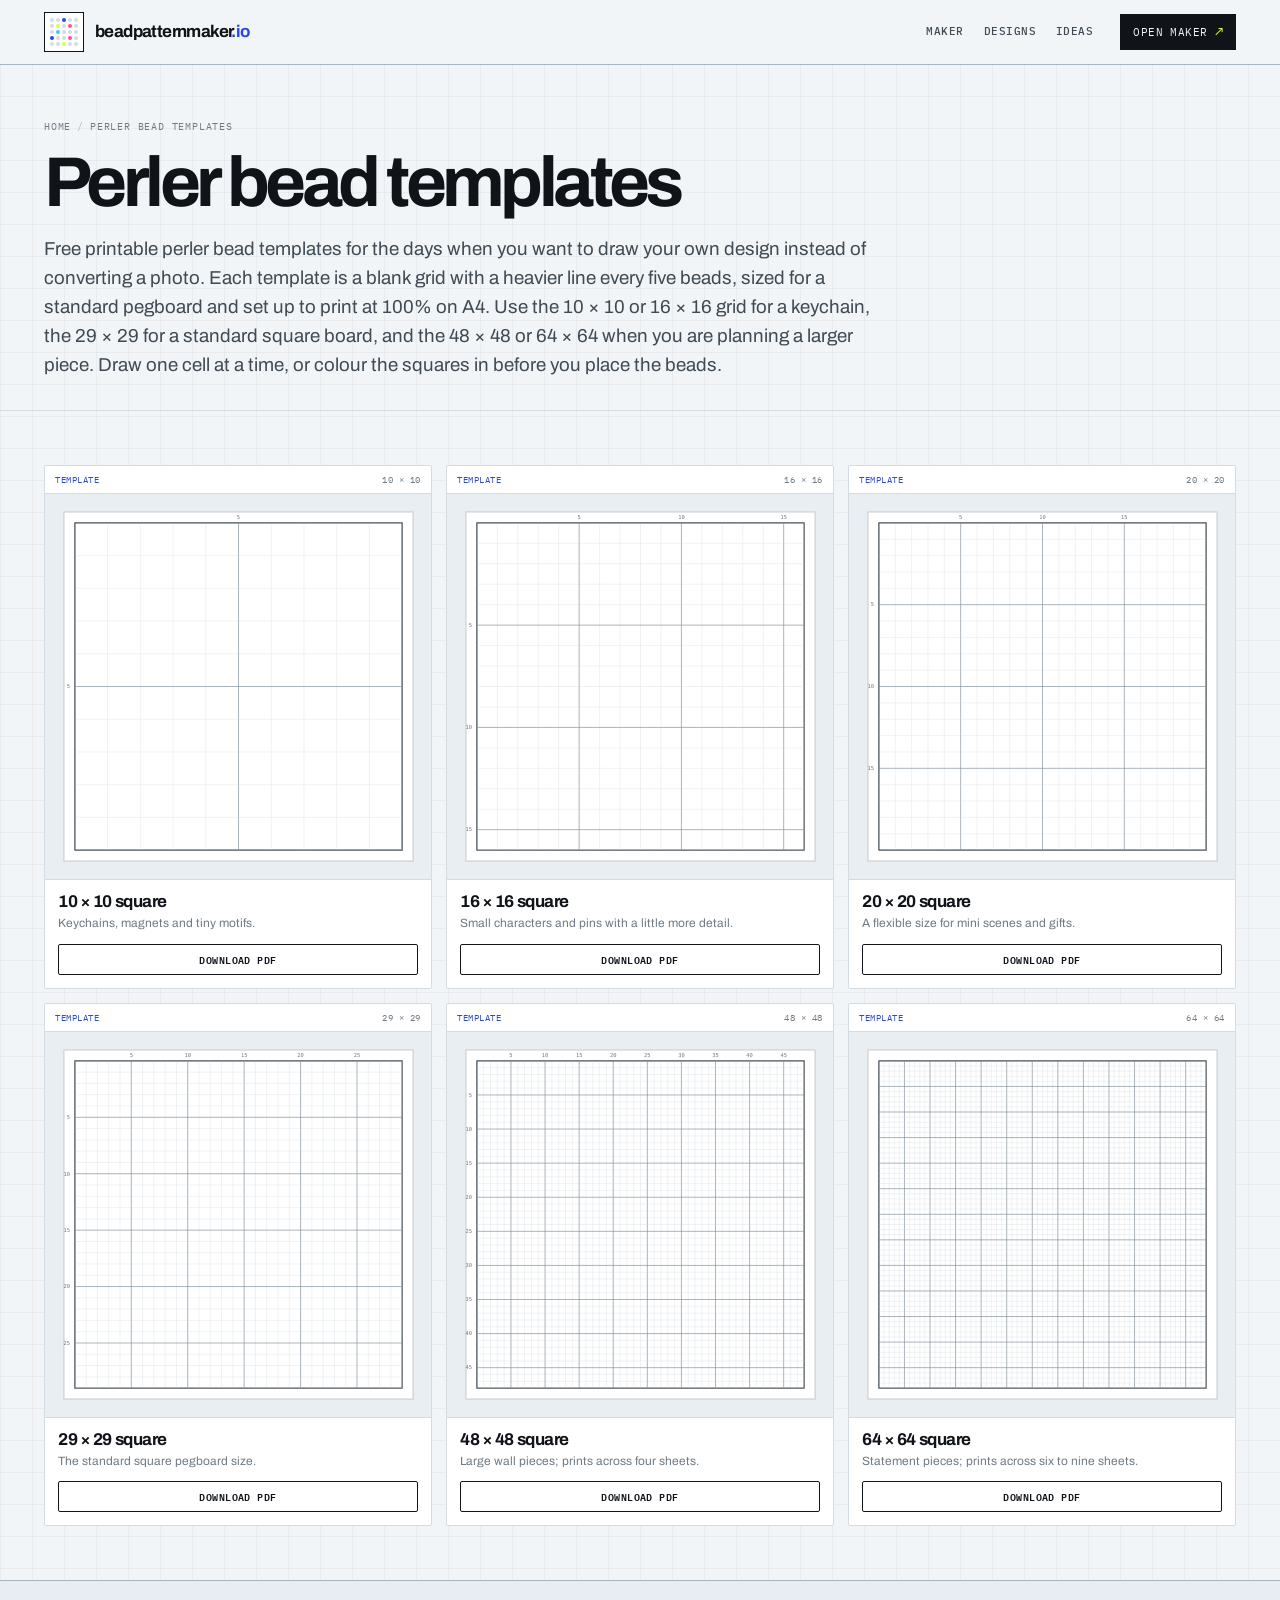
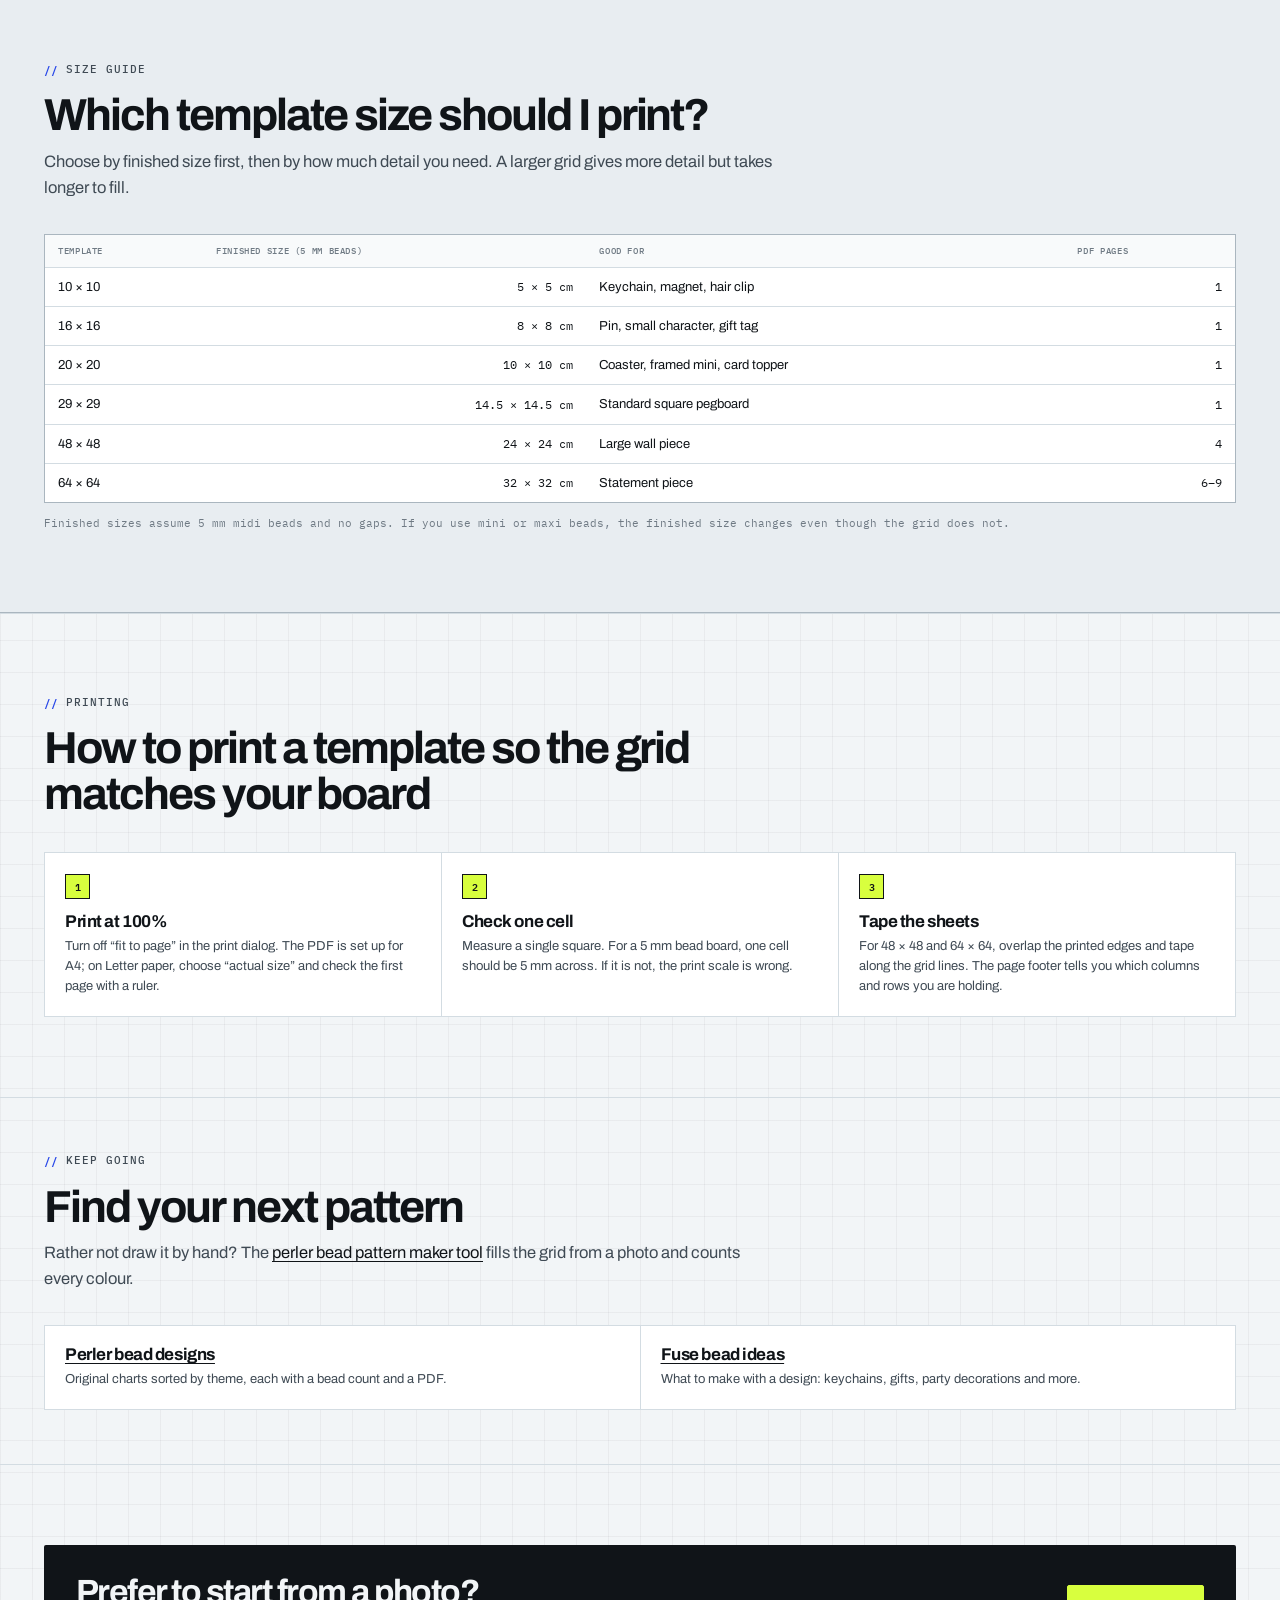
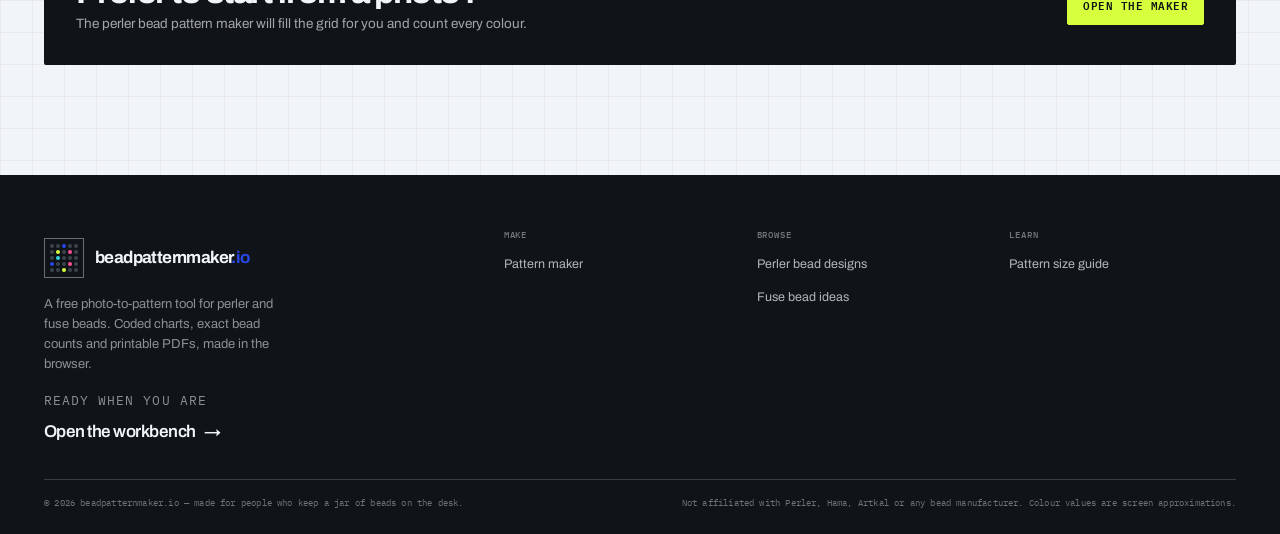
<file: perler-bead-templates/index.html>
<!doctype html>
<html lang="en">
<head>
<meta charset="utf-8">
<meta name="viewport" content="width=device-width, initial-scale=1">
<title>Perler Bead Templates – Free Printable PDF Grids</title>
<meta name="description" content="Free printable perler bead templates in six square sizes, from 10×10 to 64×64. Download an A4 PDF with grid lines and print at 100%.">
<link rel="canonical" href="https://beadpatternmaker.io/perler-bead-templates/">
<meta name="theme-color" content="#f2f5f7">
<meta name="color-scheme" content="light">
<meta name="robots" content="index,follow,max-image-preview:large">
<meta property="og:type" content="website">
<meta property="og:site_name" content="Bead Pattern Maker">
<meta property="og:title" content="Perler bead templates — free printable grids">
<meta property="og:description" content="Blank 10×10, 16×16, 20×20, 29×29, 48×48 and 64×64 grids in one click.">
<meta property="og:url" content="https://beadpatternmaker.io/perler-bead-templates/">
<meta property="og:image" content="https://beadpatternmaker.io/assets/og.png">
<meta property="og:image:width" content="1200">
<meta property="og:image:height" content="630">
<meta name="twitter:card" content="summary_large_image">
<meta name="twitter:title" content="Perler bead templates — free printable grids">
<meta name="twitter:description" content="Blank 10×10, 16×16, 20×20, 29×29, 48×48 and 64×64 grids in one click.">
<meta name="twitter:image" content="https://beadpatternmaker.io/assets/og.png">
<link rel="icon" href="/assets/favicon.svg" type="image/svg+xml">
<link rel="apple-touch-icon" href="/assets/apple-touch-icon.png">
<link rel="manifest" href="/manifest.webmanifest">
<link rel="preconnect" href="https://fonts.googleapis.com">
<link rel="preconnect" href="https://fonts.gstatic.com" crossorigin>
<link href="https://fonts.googleapis.com/css2?family=Archivo:wght@400;500;600;700;800&family=IBM+Plex+Mono:wght@400;500;600&display=swap" rel="stylesheet">
<link rel="stylesheet" href="/css/site.css">
<script type="application/ld+json">{"@context":"https://schema.org","@type":"CollectionPage","name":"Perler bead templates","url":"https://beadpatternmaker.io/perler-bead-templates/","description":"Free printable perler bead templates in 10×10, 16×16, 20×20, 29×29, 48×48 and 64×64 grids.","mainEntity":{"@type":"ItemList","numberOfItems":6,"itemListElement":[{"@type":"ListItem","position":1,"name":"10 × 10 square template","url":"https://beadpatternmaker.io/perler-bead-templates/#10-square"},{"@type":"ListItem","position":2,"name":"16 × 16 square template","url":"https://beadpatternmaker.io/perler-bead-templates/#16-square"},{"@type":"ListItem","position":3,"name":"20 × 20 square template","url":"https://beadpatternmaker.io/perler-bead-templates/#20-square"},{"@type":"ListItem","position":4,"name":"29 × 29 square template","url":"https://beadpatternmaker.io/perler-bead-templates/#29-square"},{"@type":"ListItem","position":5,"name":"48 × 48 square template","url":"https://beadpatternmaker.io/perler-bead-templates/#48-square"},{"@type":"ListItem","position":6,"name":"64 × 64 square template","url":"https://beadpatternmaker.io/perler-bead-templates/#64-square"}]}}</script>
</head>
<body>
<a class="skip" href="#main">Skip to content</a>
<header class="site-header">
  <div class="wrap header-inner">
    <a class="brand" href="/" aria-label="Bead Pattern Maker home">
      <span class="brand-mark" aria-hidden="true"><i></i><i></i><i class="is-bead" style="--b:#2747e8"></i><i></i><i></i><i></i><i class="is-bead" style="--b:#d8ff3e"></i><i></i><i class="is-bead" style="--b:#ff4f9a"></i><i></i><i></i><i class="is-bead" style="--b:#2fd3e2"></i><i></i><i></i><i></i><i class="is-bead" style="--b:#2747e8"></i><i></i><i></i><i class="is-bead" style="--b:#ff4f9a"></i><i></i><i></i><i></i><i class="is-bead" style="--b:#d8ff3e"></i><i></i><i></i></span>
      <span class="brand-name">beadpatternmaker<span>.io</span></span>
    </a>
    <button class="nav-toggle" type="button" aria-expanded="false" aria-controls="site-nav">Menu</button>
    <nav class="nav" id="site-nav" aria-label="Main">
      <a href="/">Maker</a>
      <a href="/perler-bead-designs/">Designs</a>
      <a href="/fuse-bead-ideas/">Ideas</a>
    </nav>
    <a class="header-cta" href="/#tool">Open maker <span>↗</span></a>
  </div>
</header>
<main id="main">
  <section class="page-hero">
    <div class="wrap">
      <p class="crumb"><a href="/">Home</a><span>/</span>Perler bead templates</p>
      <h1>Perler bead templates</h1>
      <p class="lede">Free printable perler bead templates for the days when you want to draw your own design instead of converting a photo. Each template is a blank grid with a heavier line every five beads, sized for a standard pegboard and set up to print at 100% on A4. Use the 10 × 10 or 16 × 16 grid for a keychain, the 29 × 29 for a standard square board, and the 48 × 48 or 64 × 64 when you are planning a larger piece. Draw one cell at a time, or colour the squares in before you place the beads.</p>
    </div>
  </section>

  <section class="section section--tight">
    <div class="wrap">
      <div class="template-grid">
        <article class="template-card">
  <div class="plate-top"><span class="plate-theme">TEMPLATE</span><span>10 × 10</span></div>
  <img src="/assets/templates/perler-bead-template-10x10.svg" alt="10 × 10 square blank perler bead template with grid lines" loading="lazy" width="640" height="640">
  <div class="meta">
    <h3>10 × 10 square</h3>
    <p>Keychains, magnets and tiny motifs.</p>
    <a class="btn btn--small" href="/assets/templates/perler-bead-template-10x10.pdf" download>Download PDF</a>
  </div>
</article>
        <article class="template-card">
  <div class="plate-top"><span class="plate-theme">TEMPLATE</span><span>16 × 16</span></div>
  <img src="/assets/templates/perler-bead-template-16x16.svg" alt="16 × 16 square blank perler bead template with grid lines" loading="lazy" width="640" height="640">
  <div class="meta">
    <h3>16 × 16 square</h3>
    <p>Small characters and pins with a little more detail.</p>
    <a class="btn btn--small" href="/assets/templates/perler-bead-template-16x16.pdf" download>Download PDF</a>
  </div>
</article>
        <article class="template-card">
  <div class="plate-top"><span class="plate-theme">TEMPLATE</span><span>20 × 20</span></div>
  <img src="/assets/templates/perler-bead-template-20x20.svg" alt="20 × 20 square blank perler bead template with grid lines" loading="lazy" width="640" height="640">
  <div class="meta">
    <h3>20 × 20 square</h3>
    <p>A flexible size for mini scenes and gifts.</p>
    <a class="btn btn--small" href="/assets/templates/perler-bead-template-20x20.pdf" download>Download PDF</a>
  </div>
</article>
        <article class="template-card">
  <div class="plate-top"><span class="plate-theme">TEMPLATE</span><span>29 × 29</span></div>
  <img src="/assets/templates/perler-bead-template-29x29.svg" alt="29 × 29 square blank perler bead template with grid lines" loading="lazy" width="640" height="640">
  <div class="meta">
    <h3>29 × 29 square</h3>
    <p>The standard square pegboard size.</p>
    <a class="btn btn--small" href="/assets/templates/perler-bead-template-29x29.pdf" download>Download PDF</a>
  </div>
</article>
        <article class="template-card">
  <div class="plate-top"><span class="plate-theme">TEMPLATE</span><span>48 × 48</span></div>
  <img src="/assets/templates/perler-bead-template-48x48.svg" alt="48 × 48 square blank perler bead template with grid lines" loading="lazy" width="640" height="640">
  <div class="meta">
    <h3>48 × 48 square</h3>
    <p>Large wall pieces; prints across four sheets.</p>
    <a class="btn btn--small" href="/assets/templates/perler-bead-template-48x48.pdf" download>Download PDF</a>
  </div>
</article>
        <article class="template-card">
  <div class="plate-top"><span class="plate-theme">TEMPLATE</span><span>64 × 64</span></div>
  <img src="/assets/templates/perler-bead-template-64x64.svg" alt="64 × 64 square blank perler bead template with grid lines" loading="lazy" width="640" height="640">
  <div class="meta">
    <h3>64 × 64 square</h3>
    <p>Statement pieces; prints across six to nine sheets.</p>
    <a class="btn btn--small" href="/assets/templates/perler-bead-template-64x64.pdf" download>Download PDF</a>
  </div>
</article>
      </div>
    </div>
  </section>

  <section class="section band">
    <div class="wrap">
      <div class="section-head">
        <p class="eyebrow-line">Size guide</p>
        <h2>Which template size should I print?</h2>
        <p>Choose by finished size first, then by how much detail you need. A larger grid gives more detail but takes longer to fill.</p>
      </div>
      <div class="table-wrap">
        <table class="beads">
          <thead><tr><th>Template</th><th>Finished size (5 mm beads)</th><th>Good for</th><th>PDF pages</th></tr></thead>
          <tbody>
            <tr><td>10 × 10</td><td class="num">5 × 5 cm</td><td>Keychain, magnet, hair clip</td><td class="num">1</td></tr>
            <tr><td>16 × 16</td><td class="num">8 × 8 cm</td><td>Pin, small character, gift tag</td><td class="num">1</td></tr>
            <tr><td>20 × 20</td><td class="num">10 × 10 cm</td><td>Coaster, framed mini, card topper</td><td class="num">1</td></tr>
            <tr><td>29 × 29</td><td class="num">14.5 × 14.5 cm</td><td>Standard square pegboard</td><td class="num">1</td></tr>
            <tr><td>48 × 48</td><td class="num">24 × 24 cm</td><td>Large wall piece</td><td class="num">4</td></tr>
            <tr><td>64 × 64</td><td class="num">32 × 32 cm</td><td>Statement piece</td><td class="num">6–9</td></tr>
          </tbody>
        </table>
      </div>
      <p class="note">Finished sizes assume 5 mm midi beads and no gaps. If you use mini or maxi beads, the finished size changes even though the grid does not.</p>
    </div>
  </section>

  <section class="section">
    <div class="wrap">
      <div class="section-head">
        <p class="eyebrow-line">Printing</p>
        <h2>How to print a template so the grid matches your board</h2>
      </div>
      <div class="callout-grid">
        <article class="callout-card">
          <span class="num">1</span>
          <h3>Print at 100%</h3>
          <p>Turn off “fit to page” in the print dialog. The PDF is set up for A4; on Letter paper, choose “actual size” and check the first page with a ruler.</p>
        </article>
        <article class="callout-card">
          <span class="num">2</span>
          <h3>Check one cell</h3>
          <p>Measure a single square. For a 5 mm bead board, one cell should be 5 mm across. If it is not, the print scale is wrong.</p>
        </article>
        <article class="callout-card">
          <span class="num">3</span>
          <h3>Tape the sheets</h3>
          <p>For 48 × 48 and 64 × 64, overlap the printed edges and tape along the grid lines. The page footer tells you which columns and rows you are holding.</p>
        </article>
      </div>
    </div>
  </section>

  <section class="section section--tight">
  <div class="wrap">
    <div class="section-head">
      <p class="eyebrow-line">Keep going</p>
      <h2>Find your next pattern</h2>
      <p>Rather not draw it by hand? The <a href="/">perler bead pattern maker tool</a> fills the grid from a photo and counts every colour.</p>
    </div>
    <div class="callout-grid callout-grid--fit">
      <article class="callout-card">
        <h3><a href="/perler-bead-designs/">Perler bead designs</a></h3>
        <p>Original charts sorted by theme, each with a bead count and a PDF.</p>
      </article>
      <article class="callout-card">
        <h3><a href="/fuse-bead-ideas/">Fuse bead ideas</a></h3>
        <p>What to make with a design: keychains, gifts, party decorations and more.</p>
      </article>
    </div>
  </div>
</section>

  <section class="section">
  <div class="wrap">
    <div class="cta-band">
      <div>
        <h2>Prefer to start from a photo?</h2>
        <p>The perler bead pattern maker will fill the grid for you and count every colour.</p>
      </div>
      <a class="btn btn--primary" href="/#tool">Open the maker</a>
    </div>
  </div>
</section>
</main>
<footer class="site-footer">
  <div class="wrap">
    <div class="footer-top">
      <div class="footer-about">
        <a class="brand" href="/" aria-label="Bead Pattern Maker home">
          <span class="brand-mark" aria-hidden="true"><i></i><i></i><i class="is-bead" style="--b:#2747e8"></i><i></i><i></i><i></i><i class="is-bead" style="--b:#d8ff3e"></i><i></i><i class="is-bead" style="--b:#ff4f9a"></i><i></i><i></i><i class="is-bead" style="--b:#2fd3e2"></i><i></i><i></i><i></i><i class="is-bead" style="--b:#2747e8"></i><i></i><i></i><i class="is-bead" style="--b:#ff4f9a"></i><i></i><i></i><i></i><i class="is-bead" style="--b:#d8ff3e"></i><i></i><i></i></span>
          <span class="brand-name">beadpatternmaker<span>.io</span></span>
        </a>
        <p>A free photo-to-pattern tool for perler and fuse beads. Coded charts, exact bead counts and printable PDFs, made in the browser.</p>
        <p class="footer-kicker">Ready when you are</p>
        <a class="footer-link" href="/#tool">Open the workbench <span>→</span></a>
      </div>
      <div class="footer-grid">
        <div>
          <h4>Make</h4>
          <ul>
            <li><a href="/">Pattern maker</a></li>
          </ul>
        </div>
        <div>
          <h4>Browse</h4>
          <ul>
            <li><a href="/perler-bead-designs/">Perler bead designs</a></li>
            <li><a href="/fuse-bead-ideas/">Fuse bead ideas</a></li>
          </ul>
        </div>
        <div>
          <h4>Learn</h4>
          <ul>
            <li><a href="/perler-bead-designs/#sizes">Pattern size guide</a></li>
          </ul>
        </div>
      </div>
    </div>
    <div class="footer-bottom">
      <p>© 2026 beadpatternmaker.io — made for people who keep a jar of beads on the desk.</p>
      <p>Not affiliated with Perler, Hama, Artkal or any bead manufacturer. Colour values are screen approximations.</p>
    </div>
  </div>
</footer>
<script src="/js/site.js"></script>
</body>
</html>
</file>
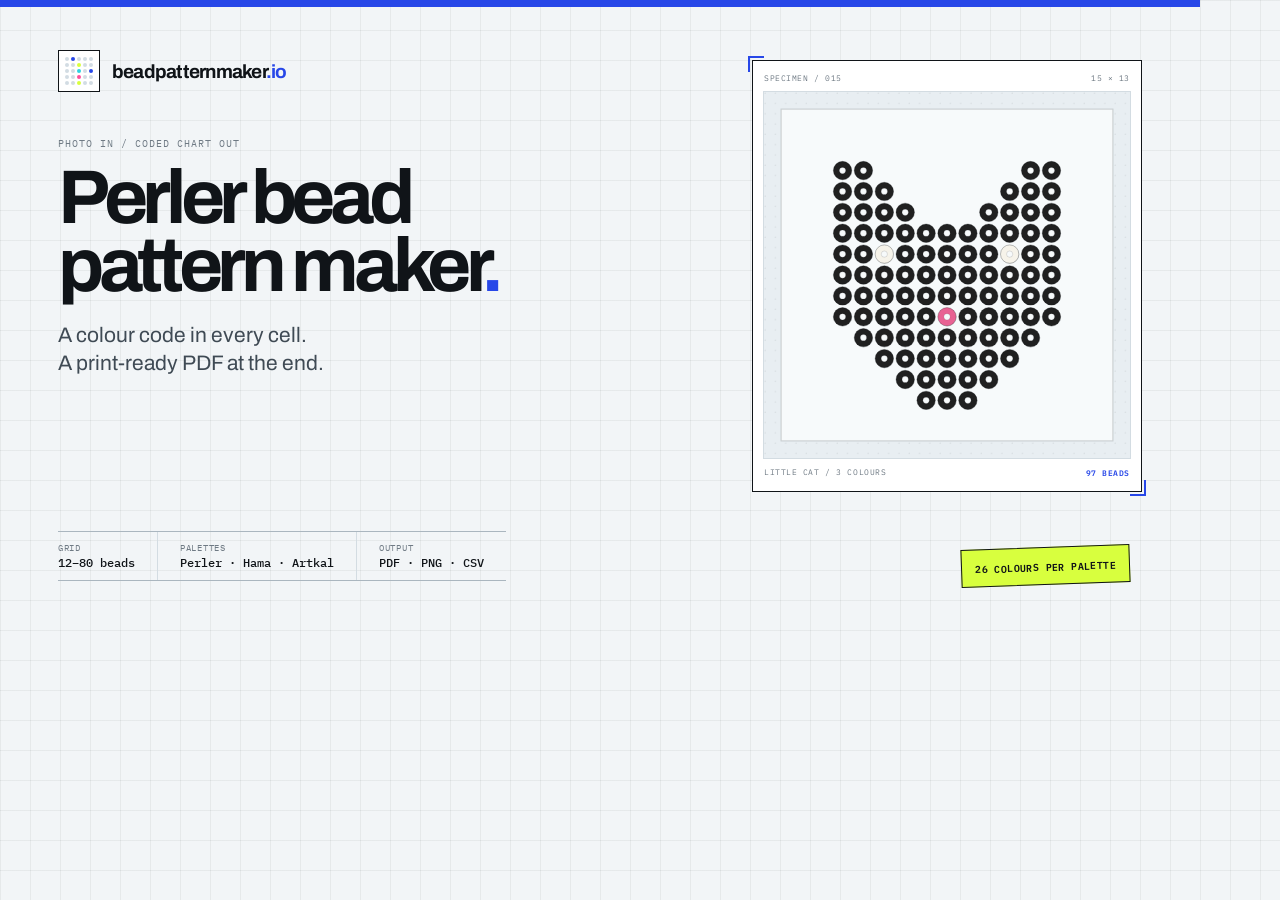
<file: tools/og.html>
<!doctype html>
<html lang="en">
<head>
<meta charset="utf-8">
<link rel="preconnect" href="https://fonts.googleapis.com">
<link rel="preconnect" href="https://fonts.gstatic.com" crossorigin>
<link href="https://fonts.googleapis.com/css2?family=Archivo:wght@500;600;700;800&family=IBM+Plex+Mono:wght@400;500;600&display=swap" rel="stylesheet">
<style>
  * { box-sizing: border-box; }
  html, body { width: 1200px; height: 630px; margin: 0; overflow: hidden; }
  body {
    position: relative;
    padding: 50px 58px;
    font-family: "Archivo", "Helvetica Neue", Arial, sans-serif;
    color: #101418;
    background-color: #f2f5f7;
    background-image:
      linear-gradient(rgba(16,20,24,.055) 1px, transparent 1px),
      linear-gradient(90deg, rgba(16,20,24,.055) 1px, transparent 1px);
    background-size: 30px 30px;
  }
  .topline { position: absolute; left: 0; top: 0; width: 100%; height: 7px; background: #2747e8; }
  .brand { display: flex; align-items: center; gap: 12px; }
  .mark { display: grid; grid-template-columns: repeat(5, 4px); gap: 2px; padding: 6px; background: #fff; border: 1px solid #101418; }
  .mark i { width: 4px; height: 4px; border-radius: 50%; background: #d2dce3; }
  .mark i.b { background: #2747e8; }
  .mark i.l { background: #d8ff3e; }
  .mark i.m { background: #ff4f9a; }
  .mark i.c { background: #2fd3e2; }
  .name { font-size: 19px; font-weight: 700; letter-spacing: -.04em; }
  .name em { font-style: normal; color: #2747e8; }
  .kicker { margin: 45px 0 0; font-family: "IBM Plex Mono", Menlo, monospace; font-size: 10px; letter-spacing: .1em; text-transform: uppercase; color: #6f7a84; }
  h1 { margin: 14px 0 0; max-width: 640px; font-size: 76px; line-height: .9; letter-spacing: -.07em; font-weight: 700; }
  h1 span { color: #2747e8; }
  .sub { margin: 20px 0 0; max-width: 560px; font-size: 21px; line-height: 1.35; color: #3f4a54; }
  .specs { position: absolute; left: 58px; bottom: 49px; display: flex; border-top: 1px solid #aab6bf; border-bottom: 1px solid #aab6bf; }
  .spec { padding: 10px 22px 10px 0; }
  .spec + .spec { padding-left: 22px; border-left: 1px solid #d3dce2; }
  .spec small { display: block; font-family: "IBM Plex Mono", Menlo, monospace; font-size: 9px; letter-spacing: .08em; text-transform: uppercase; color: #6f7a84; }
  .spec b { display: block; margin-top: 2px; font-family: "IBM Plex Mono", Menlo, monospace; font-size: 12px; font-weight: 500; }
  .board { position: absolute; right: 58px; top: 60px; width: 390px; padding: 10px; background: #fff; border: 1px solid #101418; }
  .board::before, .board::after { content: ""; position: absolute; width: 14px; height: 14px; border-color: #2747e8; border-style: solid; }
  .board::before { left: -5px; top: -5px; border-width: 2px 0 0 2px; }
  .board::after { right: -5px; bottom: -5px; border-width: 0 2px 2px 0; }
  .board-head, .board-foot { display: flex; justify-content: space-between; gap: 10px; padding: 2px 1px 8px; font-family: "IBM Plex Mono", Menlo, monospace; font-size: 8px; letter-spacing: .07em; text-transform: uppercase; color: #6f7a84; }
  .board-foot { padding: 8px 1px 2px; }
  .board-foot strong { color: #2747e8; font-weight: 600; }
  .board img { display: block; width: 100%; border: 1px solid #d3dce2; background: #e8eef2; }
  .tag { position: absolute; right: 70px; bottom: 45px; padding: 9px 13px; background: #d8ff3e; border: 1px solid #101418; font-family: "IBM Plex Mono", Menlo, monospace; font-size: 10px; font-weight: 600; letter-spacing: .04em; text-transform: uppercase; transform: rotate(-2deg); }
</style>
</head>
<body>
  <div class="topline"></div>
  <div class="brand">
    <span class="mark" aria-hidden="true">
      <i></i><i class="b"></i><i></i><i></i><i></i>
      <i></i><i></i><i class="l"></i><i></i><i></i>
      <i></i><i></i><i class="c"></i><i></i><i class="b"></i>
      <i></i><i></i><i class="m"></i><i></i><i></i>
      <i></i><i></i><i class="l"></i><i></i><i></i>
    </span>
    <span class="name">beadpatternmaker<em>.io</em></span>
  </div>
  <p class="kicker">Photo in / coded chart out</p>
  <h1>Perler bead<br>pattern maker<span>.</span></h1>
  <p class="sub">A colour code in every cell.<br>A print-ready PDF at the end.</p>
  <div class="specs">
    <div class="spec"><small>Grid</small><b>12–80 beads</b></div>
    <div class="spec"><small>Palettes</small><b>Perler · Hama · Artkal</b></div>
    <div class="spec"><small>Output</small><b>PDF · PNG · CSV</b></div>
  </div>
  <div class="board">
    <div class="board-head"><span>SPECIMEN / 015</span><span>15 × 13</span></div>
    <img src="../assets/designs/cat.svg" alt="">
    <div class="board-foot"><span>LITTLE CAT / 3 COLOURS</span><strong>97 BEADS</strong></div>
  </div>
  <div class="tag">26 colours per palette</div>
</body>
</html>
</file>
<file: css/site.css>
/* Bead Pattern Maker — Pegboard Workbench
   A cool, technical design system: pegboard grid, ink rules, mono labels,
   electric blue for action and lime for accents. The bead colours are the only
   place bright candy colours belong. */

:root {
  --bg: #f2f5f7;
  --bg-2: #e8edf1;
  --panel: #ffffff;
  --panel-2: #f8fafb;
  --ink: #101418;
  --ink-2: #3f4a54;
  --ink-3: #6f7a84;
  --line: #d3dce2;
  --line-mid: #aab6bf;
  --line-dark: #7d8a94;
  --blue: #2747e8;
  --blue-d: #1934c4;
  --blue-soft: #e6ebff;
  --lime: #d8ff3e;
  --magenta: #ff4f9a;
  --cyan: #2fd3e2;
  --orange: #ff7b3d;
  --font-display: "Archivo", "Helvetica Neue", Helvetica, Arial, sans-serif;
  --font-body: "Archivo", "Helvetica Neue", Helvetica, Arial, sans-serif;
  --font-mono: "IBM Plex Mono", ui-monospace, "SF Mono", Menlo, Consolas, monospace;
  --wrap: 1240px;
  --radius: 2px;
}

*,
*::before,
*::after { box-sizing: border-box; }

html {
  -webkit-text-size-adjust: 100%;
  scroll-behavior: smooth;
  scroll-padding-top: 84px;
}

body {
  margin: 0;
  font-family: var(--font-body);
  font-size: 16.5px;
  line-height: 1.55;
  color: var(--ink);
  background-color: var(--bg);
  background-image:
    linear-gradient(rgba(16, 20, 24, 0.045) 1px, transparent 1px),
    linear-gradient(90deg, rgba(16, 20, 24, 0.045) 1px, transparent 1px);
  background-size: 32px 32px;
  -webkit-font-smoothing: antialiased;
}

::selection { background: var(--lime); color: var(--ink); }

img, svg, canvas { max-width: 100%; }
a { color: var(--ink); text-underline-offset: 3px; text-decoration-thickness: 1px; }
a:hover { color: var(--blue); }

:focus-visible {
  outline: 2px solid var(--blue);
  outline-offset: 3px;
}

.wrap {
  width: 100%;
  max-width: var(--wrap);
  margin-inline: auto;
  padding-inline: 24px;
}

.skip {
  position: absolute;
  left: -9999px;
  top: 0;
  background: var(--ink);
  color: #fff;
  padding: 10px 16px;
  z-index: 100;
  font-family: var(--font-mono);
  font-size: 12px;
}
.skip:focus { left: 12px; top: 12px; color: var(--lime); }

.mono,
.eyebrow,
.eyebrow-line,
.crumb,
.tag,
.filter-bar,
.stats,
.legend,
.tool-status,
.settings-label,
.field > span,
.check,
.note,
.footer-grid h4,
.footer-bottom,
.hero-specs dt,
.plate-top,
.spec-row,
.shortcuts {
  font-family: var(--font-mono);
}

.sr-only {
  position: absolute;
  width: 1px;
  height: 1px;
  padding: 0;
  margin: -1px;
  overflow: hidden;
  clip: rect(0 0 0 0);
  white-space: nowrap;
  border: 0;
}

/* ---------- header ---------- */

.site-header {
  position: sticky;
  top: 0;
  z-index: 50;
  background: rgba(242, 245, 247, 0.94);
  border-bottom: 1px solid var(--line-mid);
  backdrop-filter: blur(12px);
}

.header-inner {
  display: flex;
  align-items: center;
  gap: 18px;
  min-height: 64px;
}

.brand {
  display: inline-flex;
  align-items: center;
  gap: 11px;
  text-decoration: none;
  white-space: nowrap;
  flex: none;
}
.brand:hover { color: var(--ink); }

.brand-mark {
  display: grid;
  grid-template-columns: repeat(5, 4px);
  gap: 2px;
  padding: 5px;
  background: var(--panel);
  border: 1px solid var(--ink);
  flex: none;
}
.brand-mark i {
  width: 4px;
  height: 4px;
  border-radius: 50%;
  background: #d2dce3;
}
.brand-mark i.is-bead { background: var(--b, var(--blue)); }
.brand-mark i.is-lime { background: var(--lime); }
.brand-mark i.is-pink { background: var(--magenta); }
.brand-mark i.is-cyan { background: var(--cyan); }

.brand-name {
  font-size: 17px;
  font-weight: 700;
  letter-spacing: -0.035em;
}
.brand-name span { color: var(--blue); }

.header-spacer { flex: 1; }

.nav {
  display: flex;
  align-items: center;
  gap: 2px;
  margin-left: auto;
}
.nav a {
  position: relative;
  padding: 9px 9px;
  font-family: var(--font-mono);
  font-size: 10.5px;
  font-weight: 500;
  letter-spacing: 0.045em;
  text-transform: uppercase;
  text-decoration: none;
  color: var(--ink-2);
  border-bottom: 2px solid transparent;
}
.nav a:hover { color: var(--ink); border-color: var(--line-mid); }
.nav a[aria-current="page"] {
  color: var(--blue);
  border-color: var(--blue);
}

.header-cta {
  display: inline-flex;
  align-items: center;
  gap: 7px;
  flex: none;
  padding: 9px 12px;
  border: 1px solid var(--ink);
  background: var(--ink);
  color: var(--bg);
  font-family: var(--font-mono);
  font-size: 10.5px;
  letter-spacing: 0.04em;
  text-transform: uppercase;
  text-decoration: none;
}
.header-cta span { color: var(--lime); font-size: 14px; line-height: 1; }
.header-cta:hover { background: var(--blue); border-color: var(--blue); color: #fff; }

.nav-toggle {
  display: none;
  margin-left: auto;
  padding: 7px 11px;
  font-family: var(--font-mono);
  font-size: 10.5px;
  font-weight: 600;
  letter-spacing: 0.04em;
  text-transform: uppercase;
  background: var(--panel);
  border: 1px solid var(--ink);
  color: var(--ink);
  cursor: pointer;
}

/* ---------- type ---------- */

h1, h2, h3, h4 {
  font-family: var(--font-display);
  font-weight: 700;
  line-height: 1.04;
  letter-spacing: -0.045em;
  margin: 0 0 0.5em;
}
h1 { font-size: clamp(2.8rem, 6.6vw, 5.35rem); line-height: 0.92; letter-spacing: -0.065em; }
h2 { font-size: clamp(1.85rem, 3.7vw, 2.8rem); }
h3 { font-size: 1.22rem; letter-spacing: -0.025em; }
h4 { font-size: 0.95rem; letter-spacing: 0; }
p { margin: 0 0 1em; }
p:last-child { margin-bottom: 0; }

.lede {
  max-width: 61ch;
  color: var(--ink-2);
  font-size: clamp(1.02rem, 1.5vw, 1.17rem);
  line-height: 1.55;
}

.eyebrow {
  display: inline-flex;
  align-items: center;
  gap: 9px;
  margin: 0 0 20px;
  font-size: 10.5px;
  font-weight: 500;
  letter-spacing: 0.095em;
  text-transform: uppercase;
  color: var(--ink-2);
}
.eyebrow::before {
  content: "";
  width: 8px;
  height: 8px;
  background: var(--lime);
  border: 1px solid var(--ink);
  border-radius: 50%;
  flex: none;
}

.eyebrow-line {
  display: flex;
  align-items: center;
  gap: 8px;
  margin: 0 0 15px;
  font-size: 10.5px;
  font-weight: 500;
  letter-spacing: 0.1em;
  text-transform: uppercase;
  color: var(--ink-3);
}
.eyebrow-line::before {
  content: "//";
  color: var(--blue);
  font-weight: 600;
  letter-spacing: 0;
  flex: none;
}

.section--ink .eyebrow-line { color: rgba(244, 246, 247, 0.55); }
.section--ink .eyebrow-line::before { color: var(--lime); }

.crumb {
  margin: 0 0 16px;
  font-size: 10px;
  letter-spacing: 0.08em;
  text-transform: uppercase;
  color: var(--ink-3);
}
.crumb a { color: var(--ink-3); text-decoration: none; }
.crumb a:hover { color: var(--blue); }
.crumb span { margin: 0 6px; color: var(--line-mid); }

/* ---------- buttons ---------- */

.btn {
  display: inline-flex;
  align-items: center;
  justify-content: center;
  gap: 8px;
  min-height: 40px;
  padding: 10px 15px;
  font-family: var(--font-mono);
  font-size: 10.5px;
  font-weight: 600;
  line-height: 1.2;
  letter-spacing: 0.045em;
  text-transform: uppercase;
  text-decoration: none;
  color: var(--ink);
  background: var(--panel);
  border: 1px solid var(--ink);
  border-radius: var(--radius);
  cursor: pointer;
  transition: background 0.15s, color 0.15s, border-color 0.15s;
}
.btn:hover { background: var(--ink); color: var(--panel); }
.btn:active { transform: translateY(1px); }
.btn:disabled {
  opacity: 0.38;
  cursor: not-allowed;
  background: var(--panel);
  color: var(--ink);
}
.btn--primary { background: var(--blue); border-color: var(--blue); color: #fff; }
.btn--primary:hover { background: var(--blue-d); border-color: var(--blue-d); color: #fff; }
.btn--primary:disabled { background: var(--bg-2); border-color: var(--line); color: var(--ink-3); }
.btn--quiet { background: transparent; border-color: var(--line-mid); color: var(--ink-2); }
.btn--quiet:hover { background: var(--ink); border-color: var(--ink); color: var(--panel); }
.btn--lime { background: var(--lime); border-color: var(--lime); color: var(--ink); }
.btn--lime:hover { background: var(--panel); border-color: var(--panel); color: var(--ink); }
.btn--small { min-height: 31px; padding: 7px 10px; font-size: 9.5px; }
.btn--block { width: 100%; }

/* ---------- hero ---------- */

.hero {
  padding: 78px 0 44px;
}

.hero-grid {
  display: grid;
  grid-template-columns: minmax(0, 1.2fr) minmax(300px, 0.8fr);
  gap: 56px;
  align-items: center;
}

.hero-copy h1 {
  max-width: 780px;
  margin-bottom: 22px;
}
.hero-copy h1 .title-dot { color: var(--blue); }

.hero-actions {
  display: flex;
  flex-wrap: wrap;
  gap: 9px;
  margin-top: 26px;
}

.hero-specs {
  display: grid;
  grid-template-columns: repeat(3, minmax(0, 1fr));
  gap: 0;
  margin: 38px 0 0;
  border-top: 1px solid var(--line-mid);
  border-bottom: 1px solid var(--line-mid);
}
.hero-specs > div {
  padding: 12px 14px 12px 0;
}
.hero-specs > div + div {
  padding-left: 14px;
  border-left: 1px solid var(--line);
}
.hero-specs dt {
  margin: 0 0 4px;
  font-size: 9px;
  letter-spacing: 0.1em;
  text-transform: uppercase;
  color: var(--ink-3);
}
.hero-specs dd {
  margin: 0;
  font-family: var(--font-mono);
  font-size: 12px;
  font-weight: 500;
  color: var(--ink);
}

.hero-meta {
  display: flex;
  flex-wrap: wrap;
  gap: 7px 20px;
  margin-top: 21px;
  font-family: var(--font-mono);
  font-size: 9.5px;
  letter-spacing: 0.02em;
  text-transform: uppercase;
  color: var(--ink-3);
}
.hero-meta span { display: inline-flex; align-items: center; gap: 6px; }
.hero-meta svg { flex: none; color: var(--blue); }

.hero-board {
  justify-self: end;
  width: min(100%, 430px);
  background: var(--panel);
  border: 1px solid var(--ink);
  position: relative;
  padding: 10px;
}
.hero-board::before,
.hero-board::after {
  content: "";
  position: absolute;
  width: 14px;
  height: 14px;
  border-color: var(--blue);
  border-style: solid;
  pointer-events: none;
}
.hero-board::before { left: -5px; top: -5px; border-width: 2px 0 0 2px; }
.hero-board::after { right: -5px; bottom: -5px; border-width: 0 2px 2px 0; }

.board-top,
.board-bottom {
  display: flex;
  align-items: center;
  justify-content: space-between;
  gap: 12px;
  padding: 3px 2px 9px;
  font-family: var(--font-mono);
  font-size: 9px;
  letter-spacing: 0.07em;
  text-transform: uppercase;
  color: var(--ink-3);
}
.board-bottom { padding: 9px 2px 2px; }
.board-bottom strong { color: var(--blue); font-weight: 600; }
.hero-board img {
  display: block;
  width: 100%;
  height: auto;
  border: 1px solid var(--line);
  background: var(--bg-2);
}

@media (max-width: 980px) {
  .hero-grid { grid-template-columns: 1fr; gap: 34px; }
  .hero-board { justify-self: start; width: min(80%, 400px); }
}
@media (max-width: 560px) {
  .hero { padding: 46px 0 28px; }
  .hero-copy h1 { font-size: clamp(2.8rem, 14vw, 4rem); }
  .hero-specs { margin-top: 28px; }
  .hero-specs > div { padding: 10px 8px 10px 0; }
  .hero-specs > div + div { padding-left: 8px; }
  .hero-specs dd { font-size: 10.5px; }
  .hero-board { width: 100%; }
}

/* ---------- workbench ---------- */

#tool {
  scroll-margin-top: 84px;
}

.workbench {
  margin-bottom: 26px;
  background: var(--panel);
  border: 1px solid var(--line-mid);
  border-top: 3px solid var(--blue);
  border-radius: var(--radius);
}

.workbench-head {
  display: flex;
  flex-wrap: wrap;
  align-items: center;
  gap: 14px;
  padding: 12px 15px;
  background: var(--panel-2);
  border-bottom: 1px solid var(--line);
}
.wb-heading {
  display: flex;
  align-items: baseline;
  gap: 12px;
  min-width: 150px;
}
.wb-heading .mono {
  font-size: 9px;
  letter-spacing: 0.09em;
  color: var(--ink-3);
}
.wb-heading h2 {
  margin: 0;
  font-size: 17px;
  letter-spacing: -0.03em;
}
.wb-quick { display: flex; gap: 6px; }
.wb-export { display: flex; gap: 6px; margin-left: auto; }

.workbench-grid {
  display: grid;
  grid-template-columns: 72px minmax(0, 1fr) 328px;
  align-items: stretch;
}

.wb-rail {
  display: flex;
  flex-direction: column;
  gap: 12px;
  padding: 11px 8px;
  background: var(--panel-2);
  border-right: 1px solid var(--line);
  min-width: 0;
}
.rail-head {
  padding-bottom: 7px;
  border-bottom: 1px solid var(--line);
  font-size: 9px;
  letter-spacing: 0.1em;
  color: var(--ink-3);
}
.editor-bar {
  display: flex;
  flex-direction: column;
  gap: 9px;
}
.editor-bar[hidden] { display: none; }

.tool-group {
  display: flex;
  flex-direction: column;
  border: 1px solid var(--line-mid);
  background: var(--panel);
}
.tool-group button {
  width: 100%;
  padding: 6px 2px;
  font-family: var(--font-mono);
  font-size: 9px;
  font-weight: 500;
  line-height: 1.2;
  letter-spacing: 0.02em;
  text-transform: uppercase;
  color: var(--ink-2);
  background: transparent;
  border: 0;
  border-bottom: 1px solid var(--line);
  cursor: pointer;
}
.tool-group button:last-child { border-bottom: 0; }
.tool-group button:hover { background: var(--bg-2); color: var(--ink); }
.tool-group button[aria-pressed="true"] { background: var(--ink); color: var(--panel); }
.tool-group button:disabled { opacity: 0.32; cursor: default; }

.swatch-strip {
  display: grid;
  grid-template-columns: repeat(3, 1fr);
  gap: 5px;
  padding-top: 2px;
}
.swatch-strip button {
  width: 16px;
  height: 16px;
  padding: 0;
  justify-self: center;
  border-radius: 50%;
  background: var(--bead);
  border: 1px solid rgba(16, 20, 24, 0.45);
  cursor: pointer;
}
.swatch-strip button:hover { transform: scale(1.14); }
.swatch-strip button[aria-pressed="true"] {
  box-shadow: 0 0 0 2px var(--panel), 0 0 0 3px var(--ink);
}

.rail-empty {
  display: flex;
  flex-direction: column;
  align-items: center;
  justify-content: center;
  gap: 5px;
  min-height: 150px;
  padding: 7px 2px;
  border-top: 1px solid var(--line);
  border-bottom: 1px solid var(--line);
}
.editor-bar:not([hidden]) ~ .rail-empty { display: none; }
.rail-empty .mono {
  writing-mode: vertical-rl;
  transform: rotate(180deg);
  font-size: 8px;
  color: var(--ink-3);
  letter-spacing: 0.12em;
}
.rail-empty p { display: none; }

.rail-shortcuts {
  display: flex;
  flex-wrap: wrap;
  gap: 4px;
  margin-top: auto;
  padding-top: 8px;
  border-top: 1px solid var(--line);
  font-family: var(--font-mono);
  font-size: 8px;
  color: var(--ink-3);
}
.rail-shortcuts kbd {
  font: inherit;
  padding: 1px 3px;
  border: 1px solid var(--line-mid);
  border-bottom-width: 2px;
  background: var(--panel);
  color: var(--ink-2);
}

.wb-stage {
  display: flex;
  flex-direction: column;
  min-width: 0;
  background: var(--bg-2);
}
.stage-head {
  display: flex;
  justify-content: space-between;
  gap: 12px;
  padding: 9px 13px;
  border-bottom: 1px solid var(--line);
  background: var(--panel);
  font-size: 9px;
  letter-spacing: 0.08em;
  color: var(--ink-3);
}
.stage-head .surface-live { color: var(--blue); }

.preview-shell {
  position: relative;
  display: grid;
  place-items: center;
  min-height: 0;
  height: clamp(420px, 61vh, 690px);
  padding: 24px;
  overflow: auto;
  background-color: #edf1f4;
  background-image:
    radial-gradient(circle, rgba(16, 20, 24, 0.15) 1.3px, transparent 1.5px),
    linear-gradient(rgba(16, 20, 24, 0.035) 1px, transparent 1px),
    linear-gradient(90deg, rgba(16, 20, 24, 0.035) 1px, transparent 1px);
  background-size: 16px 16px, 32px 32px, 32px 32px;
}
.preview-shell canvas {
  display: block;
  max-width: none;
  border: 1px solid var(--line-mid);
  box-shadow: 0 5px 20px rgba(16, 20, 24, 0.11);
  background: #fff;
}
.preview-shell.has-pattern { cursor: crosshair; }
.preview-shell.has-pattern #preview { touch-action: none; }
.preview-shell:not(.has-pattern) canvas { visibility: hidden; }
.preview-shell.has-pattern .preview-empty { display: none; }

.preview-empty {
  position: absolute;
  inset: 0;
  display: flex;
  flex-direction: column;
  align-items: center;
  justify-content: center;
  gap: 8px;
  border: 0;
  background: transparent;
  color: var(--ink-2);
  font: inherit;
  cursor: pointer;
}
.preview-empty:hover { color: var(--ink); }
.preview-empty .empty-kicker {
  font-family: var(--font-mono);
  font-size: 9px;
  letter-spacing: 0.12em;
  color: var(--blue);
}
.preview-empty strong { font-size: 17px; font-weight: 600; letter-spacing: -0.02em; }
.preview-empty span:last-child { font-family: var(--font-mono); font-size: 10px; color: var(--ink-3); }
.preview-empty .empty-mark {
  display: grid;
  grid-template-columns: repeat(3, 7px);
  gap: 4px;
  margin-bottom: 7px;
}
.preview-empty .empty-mark i {
  width: 7px; height: 7px; border-radius: 50%;
  border: 1px solid var(--ink);
  background: var(--panel);
}
.preview-empty .empty-mark i:nth-child(2) { background: var(--lime); }
.preview-empty .empty-mark i:nth-child(5) { background: var(--blue); }
.preview-empty .empty-mark i:nth-child(8) { background: var(--magenta); }

.stage-stats {
  display: flex;
  flex-direction: column;
  gap: 6px;
  padding: 10px 13px;
  border-top: 1px solid var(--line);
  background: var(--panel);
}
.stats {
  display: flex;
  flex-wrap: wrap;
  gap: 5px;
  font-size: 9.5px;
}
.stats span {
  display: inline-flex;
  align-items: center;
  gap: 4px;
  padding: 3px 7px;
  border: 1px solid var(--line);
  background: var(--panel-2);
  color: var(--ink-2);
}
.stats b { color: var(--ink); font-weight: 600; }
.legend {
  display: flex;
  flex-wrap: wrap;
  gap: 4px;
  max-height: 72px;
  overflow: auto;
}
.legend .chip {
  display: inline-flex;
  align-items: center;
  gap: 5px;
  padding: 2px 6px 2px 3px;
  border: 1px solid var(--line);
  background: var(--panel);
  font-size: 9px;
  color: var(--ink-2);
}
.legend .swatch {
  width: 12px;
  height: 12px;
  border-radius: 50%;
  border: 1px solid rgba(16, 20, 24, 0.35);
  flex: none;
}
.legend code { font-size: 8.5px; color: var(--ink-3); }

.wb-inspector {
  display: flex;
  flex-direction: column;
  gap: 16px;
  padding: 15px 15px 17px;
  border-left: 1px solid var(--line);
  background: var(--panel);
}
.inspector-block { min-width: 0; }
.inspector-head {
  display: flex;
  align-items: center;
  justify-content: space-between;
  gap: 8px;
  padding-bottom: 6px;
  margin-bottom: 9px;
  border-bottom: 1px solid var(--line);
  font-family: var(--font-mono);
  font-size: 9px;
  letter-spacing: 0.08em;
  color: var(--ink-3);
}
.inspector-head .accent { color: var(--blue); }

.dropzone {
  position: relative;
  display: flex;
  flex-direction: column;
  align-items: center;
  justify-content: center;
  gap: 5px;
  min-height: 128px;
  padding: 15px 12px;
  text-align: center;
  border: 1px dashed var(--line-mid);
  background: var(--panel-2);
  cursor: pointer;
  transition: border-color 0.15s, background 0.15s;
}
.dropzone:hover,
.dropzone.is-drag { border-color: var(--blue); background: var(--blue-soft); }
.dropzone strong { font-size: 14px; font-weight: 600; letter-spacing: -0.02em; }
.dropzone span { font-size: 10.5px; color: var(--ink-3); }
.dropzone .drop-icon {
  display: grid;
  place-items: center;
  width: 30px;
  height: 30px;
  margin-bottom: 3px;
  border: 1px solid var(--line-mid);
  background: var(--panel);
  color: var(--ink-2);
}
.dropzone .file-name {
  max-width: 100%;
  overflow: hidden;
  text-overflow: ellipsis;
  white-space: nowrap;
  font-family: var(--font-mono);
  font-size: 9.5px;
  color: var(--blue);
}

.tool-actions { display: none; }

.field { display: flex; flex-direction: column; gap: 5px; margin-bottom: 10px; }
.field > span {
  display: flex;
  align-items: baseline;
  justify-content: space-between;
  gap: 8px;
  font-size: 9.5px;
  letter-spacing: 0.035em;
  text-transform: uppercase;
  color: var(--ink-3);
}
.field b { color: var(--ink); font-size: 10.5px; font-weight: 500; }
.field-row.two { display: grid; grid-template-columns: 1fr 1fr; gap: 8px; }
.field-row.two .field { margin-bottom: 0; }

select, input[type="number"], input[type="text"], textarea {
  width: 100%;
  padding: 7px 8px;
  font-family: var(--font-mono);
  font-size: 10.5px;
  color: var(--ink);
  background: var(--panel);
  border: 1px solid var(--line-mid);
  border-radius: 0;
  transition: border-color 0.15s;
}
select:hover, input:hover, textarea:hover { border-color: var(--line-dark); }
select:focus, input:focus, textarea:focus { border-color: var(--blue); outline-offset: 1px; }

input[type="range"] {
  -webkit-appearance: none;
  appearance: none;
  width: 100%;
  height: 18px;
  margin: 0;
  background: transparent;
  cursor: pointer;
}
input[type="range"]::-webkit-slider-runnable-track {
  height: 3px;
  background: var(--line-mid);
}
input[type="range"]::-webkit-slider-thumb {
  -webkit-appearance: none;
  width: 13px;
  height: 13px;
  margin-top: -5px;
  border: 2px solid var(--ink);
  border-radius: 0;
  background: var(--lime);
}
input[type="range"]::-moz-range-track { height: 3px; background: var(--line-mid); }
input[type="range"]::-moz-range-thumb {
  width: 11px; height: 11px; border: 2px solid var(--ink); border-radius: 0; background: var(--lime);
}

.check {
  display: flex;
  align-items: flex-start;
  gap: 8px;
  margin: 7px 0;
  font-size: 10px;
  line-height: 1.4;
  color: var(--ink-2);
  cursor: pointer;
  user-select: none;
}
.check input {
  width: 13px;
  height: 13px;
  margin: 1px 0 0;
  accent-color: var(--blue);
  flex: none;
}
.check--small { font-size: 9.5px; margin-top: 0; color: var(--ink-3); }

.hint {
  margin: 10px 0 0;
  padding-top: 8px;
  border-top: 1px solid var(--line);
  font-size: 9.5px;
  line-height: 1.45;
  color: var(--ink-3);
}

.panel {
  border: 0;
  border-top: 1px solid var(--line);
  background: transparent;
}
.panel summary {
  display: flex;
  align-items: center;
  justify-content: space-between;
  gap: 8px;
  padding: 8px 0;
  list-style: none;
  cursor: pointer;
  font-family: var(--font-mono);
  font-size: 9px;
  letter-spacing: 0.04em;
  text-transform: uppercase;
  color: var(--ink-3);
}
.panel summary::-webkit-details-marker { display: none; }
.panel summary::after {
  content: "+";
  color: var(--blue);
  font-size: 15px;
  line-height: 1;
}
.panel[open] summary::after { content: "–"; }
.panel-body { padding: 3px 0 10px; display: grid; gap: 9px; }

.swatch-grid { display: grid; grid-template-columns: repeat(8, 1fr); gap: 5px; }
.stash-bead {
  position: relative;
  aspect-ratio: 1;
  padding: 0;
  border: 1px solid rgba(16, 20, 24, 0.45);
  border-radius: 50%;
  background: var(--bead);
  cursor: pointer;
}
.stash-bead:hover { transform: scale(1.1); }
.stash-bead[aria-pressed="false"] { opacity: 0.22; }
.stash-bead[aria-pressed="false"]::after {
  content: "";
  position: absolute;
  left: -2px;
  right: -2px;
  top: 50%;
  height: 1px;
  background: var(--ink);
  transform: rotate(-45deg);
}

.crop-stage {
  position: relative;
  height: 155px;
  overflow: hidden;
  border: 1px solid var(--line-mid);
  background: var(--ink);
}
.crop-stage canvas {
  display: block;
  width: 100%;
  height: 100%;
  touch-action: none;
  cursor: grab;
}
.crop-stage canvas:active { cursor: grabbing; }
.crop-actions { display: flex; gap: 6px; }
.crop-actions .btn { flex: 1; }

.inspector-output {
  display: flex;
  flex-direction: column;
  gap: 7px;
}
.inspector-output .export-row { display: flex; gap: 6px; }
.inspector-output .export-row .btn { flex: 1; }
.inspector-output .actual-size { margin: 2px 0 3px; }

.tool-status {
  min-height: 1.2em;
  margin: 0;
  font-size: 9px;
  line-height: 1.45;
  color: var(--ink-3);
}

.workbench-foot {
  display: flex;
  flex-wrap: wrap;
  justify-content: space-between;
  gap: 6px 14px;
  padding: 7px 14px;
  background: var(--panel-2);
  border-top: 1px solid var(--line);
  font-family: var(--font-mono);
  font-size: 8.5px;
  letter-spacing: 0.05em;
  text-transform: uppercase;
  color: var(--ink-3);
}

.shortcuts { display: none; }

@media (max-width: 1080px) {
  .workbench-grid { grid-template-columns: 64px minmax(0, 1fr) 300px; }
  .nav a { padding-inline: 7px; font-size: 9.5px; }
  .header-cta { padding: 8px 9px; font-size: 9.5px; }
}

@media (max-width: 900px) {
  .header-cta { display: none; }
  .nav {
    position: absolute;
    top: 100%;
    left: 0;
    right: 0;
    flex-direction: column;
    align-items: stretch;
    gap: 0;
    padding: 8px 20px 14px;
    background: var(--bg);
    border-bottom: 1px solid var(--line-mid);
    display: none;
  }
  .nav.is-open { display: flex; }
  .nav a { padding: 9px 0; border-bottom: 1px solid var(--line); font-size: 11px; }
  .nav a[aria-current="page"] { border-color: var(--blue); }
  .nav-toggle { display: inline-flex; }
  .header-inner { position: relative; }

  .workbench-grid {
    display: flex;
    flex-direction: column;
  }
  .wb-stage { order: 1; }
  .wb-rail {
    order: 2;
    flex-direction: row;
    flex-wrap: wrap;
    align-items: flex-start;
    min-width: 0;
    overflow: visible;
    border-right: 0;
    border-top: 1px solid var(--line);
    padding: 8px 10px;
  }
  .rail-head { display: none; }
  .editor-bar {
    flex-direction: row;
    flex-wrap: wrap;
    align-items: center;
    gap: 7px;
    width: 100%;
    min-width: 0;
  }
  .tool-group { flex-direction: row; flex: none; }
  .tool-group button {
    width: auto;
    min-width: 38px;
    padding: 6px 7px;
    border-right: 1px solid var(--line);
    border-bottom: 0;
  }
  .tool-group button:last-child { border-right: 0; }
  .swatch-strip {
    display: grid;
    grid-template-columns: repeat(13, 1fr);
    gap: 4px;
    width: 100%;
    min-width: 0;
    padding-top: 4px;
  }
  .rail-empty {
    flex-direction: row;
    align-items: center;
    justify-content: flex-start;
    gap: 7px;
    min-height: 0;
    padding: 4px 0;
    border: 0;
    white-space: nowrap;
  }
  .rail-empty .mono { writing-mode: horizontal-tb; transform: none; }
  .rail-empty p { display: block; font-size: 9px; }
  .rail-shortcuts { display: none; }
  .wb-inspector {
    order: 3;
    border-left: 0;
    border-top: 1px solid var(--line);
  }
  .preview-shell { height: auto; min-height: 340px; max-height: 60vh; }
  .workbench-head { gap: 8px; }
  .wb-heading { flex: 1 1 100%; }
  .wb-quick { order: 2; }
  .wb-export { order: 3; margin-left: 0; }
}

@media (max-width: 560px) {
  .wrap { padding-inline: 15px; }
  .workbench-head { padding: 10px; }
  .wb-quick { width: 100%; }
  .wb-quick .btn { flex: 1; }
  .wb-export { width: 100%; }
  .wb-export .btn { flex: 1; }
  .preview-shell { padding: 12px; min-height: 300px; }
  .stage-head { font-size: 8px; padding: 8px 10px; }
  .stage-stats { padding: 8px 10px; }
  .wb-inspector { padding: 12px; }
  .tool-status { font-size: 8.5px; }
}

/* ---------- sections ---------- */

.section {
  padding: 80px 0;
  border-top: 1px solid var(--line);
}
.section--tight { padding: 54px 0; }
.section-head { max-width: 730px; margin-bottom: 34px; }
.section-head p { color: var(--ink-2); }
.section-head h2 { margin-bottom: 10px; }

.band {
  background: var(--bg-2);
  border-top: 1px solid var(--line-mid);
  border-bottom: 1px solid var(--line-mid);
}

.section--ink {
  background: var(--ink);
  color: var(--bg);
  border-top: 1px solid var(--ink);
  border-bottom: 1px solid var(--ink);
}
.section--ink h2 { color: var(--bg); }
.section--ink p { color: rgba(242, 245, 247, 0.7); }
.section--ink .note { color: rgba(242, 245, 247, 0.48); }
.section--ink a { color: var(--lime); text-decoration-color: rgba(216, 255, 62, 0.45); }
.section--ink a:hover { color: #e9ff8a; }
.section--ink .table-wrap {
  background: rgba(255, 255, 255, 0.03);
  border-color: rgba(242, 245, 247, 0.22);
}
.section--ink table.beads th {
  background: rgba(255, 255, 255, 0.06);
  color: rgba(242, 245, 247, 0.55);
}
.section--ink table.beads td {
  color: var(--bg);
  border-color: rgba(242, 245, 247, 0.12);
}

.page-hero { padding: 54px 0 30px; }
.page-hero h1 { font-size: clamp(2.5rem, 5.5vw, 4.4rem); margin-bottom: 20px; }
.page-hero .lede { max-width: 76ch; }

.steps {
  display: grid;
  grid-template-columns: repeat(4, 1fr);
  gap: 0;
  border-top: 1px solid var(--line-mid);
}
.step {
  position: relative;
  padding: 22px 26px 0 0;
}
.step + .step { padding-left: 26px; border-left: 1px solid var(--line); }
.step::before {
  counter-increment: step;
  content: "0" counter(step);
  display: block;
  margin-bottom: 18px;
  font-family: var(--font-mono);
  font-size: 26px;
  font-weight: 400;
  line-height: 1;
  letter-spacing: -0.06em;
  color: var(--blue);
}
.steps { counter-reset: step; }
.step h3 { margin-bottom: 6px; font-size: 18px; }
.step p { margin: 0; font-size: 13.5px; color: var(--ink-2); }

.features {
  display: grid;
  grid-template-columns: repeat(4, 1fr);
  gap: 0 24px;
}
.feature {
  padding: 20px 0 22px;
  border-top: 1px solid var(--line);
}
.feature .ico {
  display: grid;
  place-items: center;
  width: 31px;
  height: 31px;
  margin-bottom: 12px;
  border: 1px solid var(--line-mid);
  background: var(--panel);
  color: var(--ink-2);
}
.feature h3 { font-size: 16px; margin-bottom: 5px; }
.feature p { margin: 0; font-size: 13px; color: var(--ink-2); }

.feature--lead {
  grid-column: span 2;
  display: grid;
  grid-template-columns: 1fr 0.9fr;
  gap: 24px;
  align-items: center;
  padding: 24px;
  background: var(--ink);
  border-top: 0;
  color: var(--bg);
}
.feature--lead h3 { color: var(--bg); font-size: 24px; }
.feature--lead p { color: rgba(242, 245, 247, 0.65); font-size: 13.5px; }
.feature--lead .ico { border-color: rgba(242, 245, 247, 0.25); background: rgba(255,255,255,.04); color: var(--lime); }
.feature--lead .feature-chart { display: grid; place-items: center; }
.feature--lead .feature-chart img {
  display: block;
  width: 100%;
  height: auto;
  border: 1px solid rgba(242, 245, 247, 0.22);
}
.code-chips { display: flex; gap: 5px; margin: 14px 0 0; }
.code-chips span {
  width: 25px;
  height: 25px;
  display: grid;
  place-items: center;
  border-radius: 50%;
  background: var(--c);
  border: 1px solid rgba(16, 20, 24, 0.4);
  font-family: var(--font-mono);
  font-size: 9px;
  font-weight: 500;
  line-height: 1;
  color: var(--ink);
}

.split {
  display: grid;
  grid-template-columns: 1.08fr 0.92fr;
  gap: 42px;
  align-items: center;
}
.prose { max-width: 740px; min-width: 0; }
.prose h2 { margin-top: 0; }
.prose h3 { margin-top: 1.8em; }
.prose ul, .prose ol { padding-left: 1.25em; margin: 0 0 1.1em; }
.prose li { margin-bottom: 0.45em; }
.prose li::marker { color: var(--blue); }
.prose strong { font-weight: 600; }
.prose .callout {
  padding: 16px 18px;
  border-left: 3px solid var(--lime);
  background: var(--panel-2);
  font-size: 14px;
  margin: 1.5em 0;
}
.prose .callout strong { color: var(--ink); }

.card {
  padding: 24px;
  background: var(--panel);
  border: 1px solid var(--line-mid);
  border-radius: var(--radius);
}
.card h2 { font-size: 1.6rem; }
.card p { color: var(--ink-2); font-size: 14px; }

.note {
  margin-top: 13px;
  font-size: 10.5px;
  line-height: 1.5;
  color: var(--ink-3);
}

.callout-grid {
  display: grid;
  grid-template-columns: repeat(3, 1fr);
  gap: 1px;
  background: var(--line);
  border: 1px solid var(--line);
}
/* one row that stretches to however many cards there are */
.callout-grid--fit { grid-template-columns: repeat(auto-fit, minmax(min(100%, 240px), 1fr)); }
.callout-card {
  padding: 20px;
  background: var(--panel);
}
.callout-card .num {
  display: inline-flex;
  align-items: center;
  justify-content: center;
  width: 25px;
  height: 25px;
  margin-bottom: 14px;
  border: 1px solid var(--ink);
  background: var(--lime);
  font-family: var(--font-mono);
  font-size: 10px;
  font-weight: 600;
  color: var(--ink);
}
.callout-card h3 { margin-bottom: 5px; font-size: 17px; }
.callout-card p { margin: 0; font-size: 13px; color: var(--ink-2); }

.cta-band {
  display: flex;
  flex-wrap: wrap;
  align-items: center;
  justify-content: space-between;
  gap: 20px;
  padding: 30px 32px;
  background: var(--ink);
  color: var(--bg);
  border-radius: var(--radius);
}
.cta-band h2 { margin: 0 0 4px; color: var(--bg); font-size: clamp(1.45rem, 2.8vw, 2.1rem); }
.cta-band p { margin: 0; color: rgba(242, 245, 247, 0.65); font-size: 13.5px; }
.cta-band .btn {
  background: var(--lime);
  border-color: var(--lime);
  color: var(--ink);
}
.cta-band .btn:hover { background: var(--bg); border-color: var(--bg); color: var(--ink); }

/* ---------- export / visual split ---------- */

.export-preview {
  display: grid;
  grid-template-columns: minmax(0, 0.8fr) minmax(0, 1.2fr);
  gap: 42px;
  align-items: center;
}
.export-stack {
  position: relative;
  display: grid;
  place-items: center;
  min-height: 310px;
}
.export-sheet {
  width: min(100%, 290px);
  padding: 15px;
  background: #fff;
  border: 1px solid var(--line-mid);
  box-shadow: 8px 8px 0 var(--bg-2);
  transform: rotate(-2deg);
}
.export-sheet--back {
  position: absolute;
  width: min(88%, 270px);
  height: 76%;
  background: var(--panel);
  border: 1px solid var(--line);
  box-shadow: 6px 6px 0 var(--bg-2);
  transform: rotate(4deg) translate(15px, 10px);
}
.export-sheet img { display: block; width: 100%; height: auto; border: 1px solid var(--line); }
.export-sheet .sheet-rule { height: 1px; background: var(--ink); opacity: 0.18; margin: 9px 0; }
.export-sheet .sheet-line { height: 3px; background: var(--bg-2); margin: 5px 0; }
.export-sheet .sheet-line.short { width: 56%; }
.export-sheet .sheet-caption {
  margin-top: 10px;
  font-family: var(--font-mono);
  font-size: 8px;
  letter-spacing: 0.04em;
  color: var(--ink-3);
}

.spec-list {
  display: grid;
  gap: 9px;
  margin: 0;
  padding: 0;
  list-style: none;
}
.spec-list li {
  display: grid;
  grid-template-columns: 19px minmax(0, 1fr);
  gap: 8px;
  align-items: start;
  font-size: 13px;
  color: var(--ink-2);
}
.check-mark {
  display: inline-grid;
  place-items: center;
  width: 17px;
  height: 17px;
  margin: 0;
  border: 1px solid var(--ink);
  border-radius: 0;
  background: var(--lime);
  color: var(--ink);
  font-size: 9px;
  font-weight: 700;
  line-height: 1;
}
.section--ink .check-mark { border-color: var(--lime); background: transparent; color: var(--lime); }

/* ---------- table ---------- */

.table-wrap {
  min-width: 0;
  overflow-x: auto;
  border: 1px solid var(--line-mid);
  background: var(--panel);
}
table.beads {
  width: 100%;
  min-width: 460px;
  border-collapse: collapse;
  font-size: 13px;
}
table.beads th,
table.beads td {
  padding: 9px 13px;
  text-align: left;
  border-bottom: 1px solid var(--line);
}
table.beads th {
  background: var(--panel-2);
  font-family: var(--font-mono);
  font-size: 9px;
  font-weight: 500;
  letter-spacing: 0.07em;
  text-transform: uppercase;
  color: var(--ink-3);
}
table.beads tr:last-child td { border-bottom: 0; }
table.beads td.num { font-family: var(--font-mono); text-align: right; font-size: 11.5px; }

/* ---------- gallery ---------- */

.filter-bar {
  display: flex;
  align-items: stretch;
  overflow-x: auto;
  margin: 0 0 12px;
  background: var(--panel);
  border: 1px solid var(--line-mid);
  font-size: 9.5px;
}
.filter-bar .filter-label {
  display: inline-flex;
  align-items: center;
  padding: 8px 11px;
  border-right: 1px solid var(--line);
  color: var(--ink-3);
  letter-spacing: 0.08em;
  text-transform: uppercase;
  white-space: nowrap;
}
.filter-bar button,
.filter-bar a {
  padding: 8px 12px;
  font: inherit;
  letter-spacing: 0.035em;
  text-transform: uppercase;
  color: var(--ink-2);
  background: transparent;
  border: 0;
  border-right: 1px solid var(--line);
  cursor: pointer;
  white-space: nowrap;
}
.filter-bar a { display: inline-flex; align-items: center; text-decoration: none; }
.filter-bar button:last-child,
.filter-bar a:last-child { border-right: 0; }
.filter-bar button:hover,
.filter-bar a:hover { background: var(--panel-2); color: var(--ink); }
.jump-bar { margin: 26px 0 0; }
.filter-bar button[aria-pressed="true"] {
  background: var(--ink);
  color: var(--panel);
}

.gallery-count {
  margin: 0 0 18px;
  font-family: var(--font-mono);
  font-size: 9.5px;
  letter-spacing: 0.05em;
  text-transform: uppercase;
  color: var(--ink-3);
}
.gallery-count b { color: var(--blue); font-weight: 600; }

.pattern-grid {
  display: grid;
  grid-template-columns: repeat(4, minmax(0, 1fr));
  gap: 14px;
}
.pattern-card {
  display: flex;
  flex-direction: column;
  min-width: 0;
  background: var(--panel);
  border: 1px solid var(--line);
  border-radius: var(--radius);
  transition: border-color 0.15s;
}
.pattern-card:hover { border-color: var(--ink); }

.plate-top {
  display: flex;
  align-items: center;
  justify-content: space-between;
  gap: 8px;
  padding: 7px 10px;
  border-bottom: 1px solid var(--line);
  font-size: 8.5px;
  letter-spacing: 0.06em;
  text-transform: uppercase;
  color: var(--ink-3);
}
.plate-top .plate-theme { color: var(--blue); }
.pattern-card .thumb {
  aspect-ratio: 1 / 1;
  overflow: hidden;
  background: var(--bg-2);
  border-bottom: 1px solid var(--line);
}
.pattern-card .thumb img {
  display: block;
  width: 100%;
  height: 100%;
  object-fit: cover;
  transition: transform 0.22s ease;
}
.pattern-card:hover .thumb img { transform: scale(1.025); }

.pattern-card .meta { padding: 12px 12px 13px; }
.pattern-card h3 { margin: 0 0 3px; font-size: 17px; letter-spacing: -0.03em; }
.pattern-card p { margin: 0 0 9px; font-size: 12px; line-height: 1.4; color: var(--ink-3); }
.pattern-card .tag {
  display: inline-block;
  margin-bottom: 3px;
  font-size: 8px;
  letter-spacing: 0.08em;
  text-transform: uppercase;
  color: var(--blue);
}
.pattern-card .meta-row {
  display: flex;
  flex-wrap: wrap;
  gap: 4px 8px;
  margin: 0 0 10px;
  font-family: var(--font-mono);
  font-size: 8.5px;
  letter-spacing: 0.02em;
  color: var(--ink-3);
}
.pattern-card .meta-row span + span::before {
  content: "/";
  margin-right: 7px;
  color: var(--line-mid);
}
.pattern-card .card-actions { display: flex; gap: 5px; }
.pattern-card .card-actions .btn {
  flex: 1 1 0;
  min-width: 0;
  min-height: 27px;
  padding: 6px 7px;
  white-space: nowrap;
  font-size: 8.5px;
}
.pattern-card .card-actions .btn--wide { flex-grow: 2; }
.pattern-card .card-actions .btn--ghost { background: transparent; border-color: var(--line-mid); color: var(--ink-2); }
.pattern-card .card-actions .btn--ghost:hover { background: var(--ink); border-color: var(--ink); color: var(--panel); }

@media (max-width: 1100px) {
  .pattern-grid { grid-template-columns: repeat(3, minmax(0, 1fr)); }
}
@media (max-width: 760px) {
  .pattern-grid { grid-template-columns: repeat(2, minmax(0, 1fr)); gap: 10px; }
  .pattern-card .card-actions { flex-direction: column; }
  .pattern-card .card-actions .btn { width: 100%; }
  .pattern-card h3 { font-size: 15px; }
  .pattern-card p { font-size: 11px; }
  .pattern-card .meta { padding: 10px; }
}
@media (max-width: 420px) {
  .pattern-card .meta-row { font-size: 8px; gap: 3px 5px; }
  .pattern-card .meta-row span + span::before { margin-right: 4px; }
}

/* ---------- template cards ---------- */

.template-grid {
  display: grid;
  grid-template-columns: repeat(3, minmax(0, 1fr));
  gap: 14px;
}
.template-card {
  display: flex;
  flex-direction: column;
  background: var(--panel);
  border: 1px solid var(--line);
  border-radius: var(--radius);
  overflow: hidden;
}
.template-card .plate-top { border-bottom: 1px solid var(--line); }
.template-card img {
  display: block;
  width: 100%;
  height: auto;
  aspect-ratio: 1 / 1;
  object-fit: contain;
  background: var(--bg-2);
  border-bottom: 1px solid var(--line);
}
.template-card .meta { padding: 13px; }
.template-card h3 { margin: 0 0 3px; font-size: 17px; }
.template-card p { margin: 0 0 11px; font-size: 12px; color: var(--ink-3); }
.template-card .btn { width: 100%; }

@media (max-width: 820px) {
  .template-grid { grid-template-columns: repeat(2, minmax(0, 1fr)); gap: 10px; }
  .template-card h3 { font-size: 15px; }
  .template-card p { font-size: 11px; }
  .template-card .meta { padding: 10px; }
}

/* ---------- FAQ ---------- */

.faq {
  display: grid;
  gap: 0;
  max-width: 850px;
  border-top: 1px solid var(--line-mid);
}
.faq details {
  border-bottom: 1px solid var(--line);
}
.faq summary {
  display: flex;
  align-items: baseline;
  justify-content: space-between;
  gap: 18px;
  padding: 15px 0;
  list-style: none;
  cursor: pointer;
  font-size: 15px;
  font-weight: 500;
}
.faq summary::-webkit-details-marker { display: none; }
.faq summary::after {
  content: "+";
  flex: none;
  font-family: var(--font-mono);
  font-size: 17px;
  font-weight: 400;
  line-height: 1;
  color: var(--blue);
}
.faq details[open] summary::after { content: "–"; }
.faq details[open] summary { color: var(--blue); }
.faq .answer {
  padding: 0 34px 18px 0;
  font-size: 14px;
  color: var(--ink-2);
}
.faq .answer ul { margin: 8px 0 0; padding-left: 1.2em; }
.faq .answer li { margin-bottom: 4px; }

/* ---------- guide ---------- */

.guide-layout {
  display: grid;
  grid-template-columns: minmax(0, 1fr) 270px;
  gap: 48px;
  align-items: start;
}
.guide-aside {
  position: sticky;
  top: 86px;
  padding: 17px;
  background: var(--panel);
  border: 1px solid var(--line-mid);
}
.guide-aside h3 {
  margin: 0 0 9px;
  padding-bottom: 8px;
  border-bottom: 1px solid var(--line);
  font-family: var(--font-mono);
  font-size: 9px;
  font-weight: 500;
  letter-spacing: 0.08em;
  text-transform: uppercase;
  color: var(--ink-3);
}
.guide-aside ul { margin: 0; padding: 0; list-style: none; font-size: 12px; }
.guide-aside li { margin-bottom: 7px; }
.guide-aside a { color: var(--ink-2); text-decoration: none; }
.guide-aside a:hover { color: var(--blue); text-decoration: underline; }
.guide-aside .note { margin-top: 13px; padding-top: 11px; border-top: 1px solid var(--line); }
.guide-aside .btn { margin-top: 4px; width: 100%; }

.guide-steps {
  display: grid;
  gap: 0;
  margin: 0;
  padding: 0;
  list-style: none;
  counter-reset: guide;
  border-top: 1px solid var(--line);
}
.guide-steps li {
  position: relative;
  padding: 16px 0 16px 42px;
  border-bottom: 1px solid var(--line);
  counter-increment: guide;
}
.guide-steps li::before {
  content: "0" counter(guide);
  position: absolute;
  left: 0;
  top: 17px;
  font-family: var(--font-mono);
  font-size: 11px;
  color: var(--blue);
}
.guide-steps h3 { margin: 0 0 4px; font-size: 15px; }
.guide-steps p { margin: 0; font-size: 13px; color: var(--ink-2); }

@media (max-width: 980px) {
  .guide-layout { grid-template-columns: minmax(0, 1fr); gap: 24px; }
  .guide-layout > * { min-width: 0; }
  .guide-aside { position: static; order: -1; }
}

/* ---------- footer ---------- */

.site-footer {
  margin-top: 30px;
  padding: 54px 0 24px;
  background: var(--ink);
  color: var(--bg);
  border-top: 1px solid var(--ink);
}
.footer-top {
  display: grid;
  grid-template-columns: 1.1fr 1.9fr;
  gap: 36px;
  padding-bottom: 34px;
  border-bottom: 1px solid rgba(242, 245, 247, 0.18);
}
.footer-about .brand { color: var(--bg); }
.footer-about .brand:hover { color: var(--bg); }
.footer-about .brand-mark { background: transparent; border-color: rgba(242, 245, 247, 0.4); }
.footer-about .brand-mark i { background: #3b444c; }
.footer-about .brand-mark i.is-bead { background: var(--b); }
.footer-about p {
  max-width: 36ch;
  margin: 16px 0 0;
  font-size: 13px;
  color: rgba(242, 245, 247, 0.55);
}
.footer-kicker {
  margin: 20px 0 0;
  font-family: var(--font-mono);
  font-size: 9px;
  letter-spacing: 0.08em;
  text-transform: uppercase;
  color: var(--lime);
}
.footer-link {
  display: inline-flex;
  align-items: center;
  gap: 8px;
  margin-top: 8px;
  color: var(--bg);
  font-size: 17px;
  font-weight: 600;
  letter-spacing: -0.03em;
  text-decoration: none;
}
.footer-link:hover { color: var(--lime); }
.footer-grid {
  display: grid;
  grid-template-columns: repeat(3, 1fr);
  gap: 26px;
}
.footer-grid h4 {
  margin: 0 0 11px;
  font-size: 9px;
  font-weight: 500;
  letter-spacing: 0.09em;
  text-transform: uppercase;
  color: rgba(242, 245, 247, 0.45);
}
.footer-grid ul { list-style: none; margin: 0; padding: 0; display: grid; gap: 7px; }
.footer-grid a { font-size: 12.5px; color: rgba(242, 245, 247, 0.72); text-decoration: none; }
.footer-grid a:hover { color: var(--lime); text-decoration: underline; }
.footer-bottom {
  display: flex;
  flex-wrap: wrap;
  justify-content: space-between;
  gap: 8px 22px;
  padding-top: 16px;
  font-size: 9px;
  letter-spacing: 0.02em;
  color: rgba(242, 245, 247, 0.42);
}
.footer-bottom p { margin: 0; }
.footer-bottom a { color: inherit; }
.footer-bottom a:hover { color: var(--lime); }

@media (max-width: 900px) {
  .footer-top { grid-template-columns: 1fr; gap: 28px; }
  .footer-grid { grid-template-columns: repeat(2, 1fr); }
}
@media (max-width: 560px) {
  .site-footer { padding-top: 36px; }
  .footer-grid { grid-template-columns: 1fr 1fr; gap: 22px 14px; }
  .footer-bottom { flex-direction: column; }
}

/* ---------- misc ---------- */

.cta-wrap { padding: 20px 0 60px; }

.not-found {
  max-width: 680px;
  margin: 0 auto;
  padding: 80px 0 110px;
  text-align: center;
}
.not-found h1 { font-size: clamp(2.6rem, 8vw, 5rem); }
.not-found .lede { margin-inline: auto; }
.not-found .bead-row { display: flex; justify-content: center; gap: 8px; margin-bottom: 26px; }
.not-found .bead-row i {
  width: 13px; height: 13px; border-radius: 50%;
  border: 1px solid var(--ink);
  background: var(--blue);
}
.not-found .bead-row i:nth-child(2) { background: var(--lime); }
.not-found .bead-row i:nth-child(3) { background: var(--magenta); }
.not-found .bead-row i:nth-child(4) { background: var(--cyan); }
.not-found .bead-row i:nth-child(5) { background: var(--panel); }

.pill-list { display: flex; flex-wrap: wrap; gap: 8px; padding: 0; list-style: none; margin: 0; }
.pill-list a {
  display: inline-block;
  padding: 5px 10px;
  border: 1px solid var(--line-mid);
  font-family: var(--font-mono);
  font-size: 9.5px;
  text-transform: uppercase;
  text-decoration: none;
  color: var(--ink-2);
}
.pill-list a:hover { border-color: var(--ink); color: var(--ink); }

.swatch-inline {
  display: inline-block;
  width: 12px; height: 12px; border-radius: 50%;
  border: 1px solid rgba(16, 20, 24, 0.4);
  vertical-align: -2px;
  margin-right: 6px;
}

/* ---------- responsive sections ---------- */

@media (max-width: 980px) {
  .steps { grid-template-columns: repeat(2, 1fr); }
  .feature--lead { grid-column: span 2; }
  .features { grid-template-columns: repeat(2, 1fr); }
  .split { grid-template-columns: 1fr; gap: 24px; }
  .export-preview { grid-template-columns: 1fr; gap: 24px; }
  .export-stack { order: -1; min-height: 250px; }
}

@media (max-width: 760px) {
  body { font-size: 15.5px; }
  .section { padding: 54px 0; }
  .section--tight { padding: 40px 0; }
  .steps { grid-template-columns: 1fr; border-top: 0; }
  .step, .step + .step {
    padding: 18px 0;
    border-top: 1px solid var(--line);
    border-left: 0;
  }
  .step::before { margin-bottom: 10px; font-size: 20px; }
  .features { grid-template-columns: 1fr; }
  .feature--lead { grid-column: span 1; grid-template-columns: 1fr; padding: 20px; }
  .feature--lead .feature-chart { order: -1; }
  .callout-grid { grid-template-columns: 1fr; }
  .cta-band { padding: 22px; }
  .page-hero { padding: 36px 0 22px; }
}

@media (max-width: 560px) {
  .wrap { padding-inline: 15px; }
  .header-inner { min-height: 58px; gap: 10px; }
  .brand-name { font-size: 15.5px; }
  .brand-mark { grid-template-columns: repeat(5, 3px); gap: 2px; padding: 4px; }
  .brand-mark i { width: 3px; height: 3px; }
  .hero-specs { grid-template-columns: 1fr 1fr; }
  .hero-specs > div:nth-child(3) {
    grid-column: span 2;
    border-left: 0;
    border-top: 1px solid var(--line);
    padding-left: 0;
  }
  .hero-actions .btn { flex: 1; }
  .cta-band { align-items: flex-start; }
  .cta-band .btn { width: 100%; }
  .footer-grid { grid-template-columns: 1fr 1fr; }
  .not-found { padding: 60px 0 80px; }
}

@media (prefers-reduced-motion: reduce) {
  * { animation-duration: 0.001ms !important; transition-duration: 0.001ms !important; }
  html { scroll-behavior: auto; }
}

@media print {
  .site-header, .site-footer, .export-row, .wb-rail, .wb-inspector, .workbench-head, .workbench-foot { display: none !important; }
  body { background: #fff; }
  .workbench, .preview-shell { border: 1px solid #ccc; box-shadow: none; }
  .workbench-grid { display: block; }
  .preview-shell { height: auto; min-height: 0; }
}
</file>
